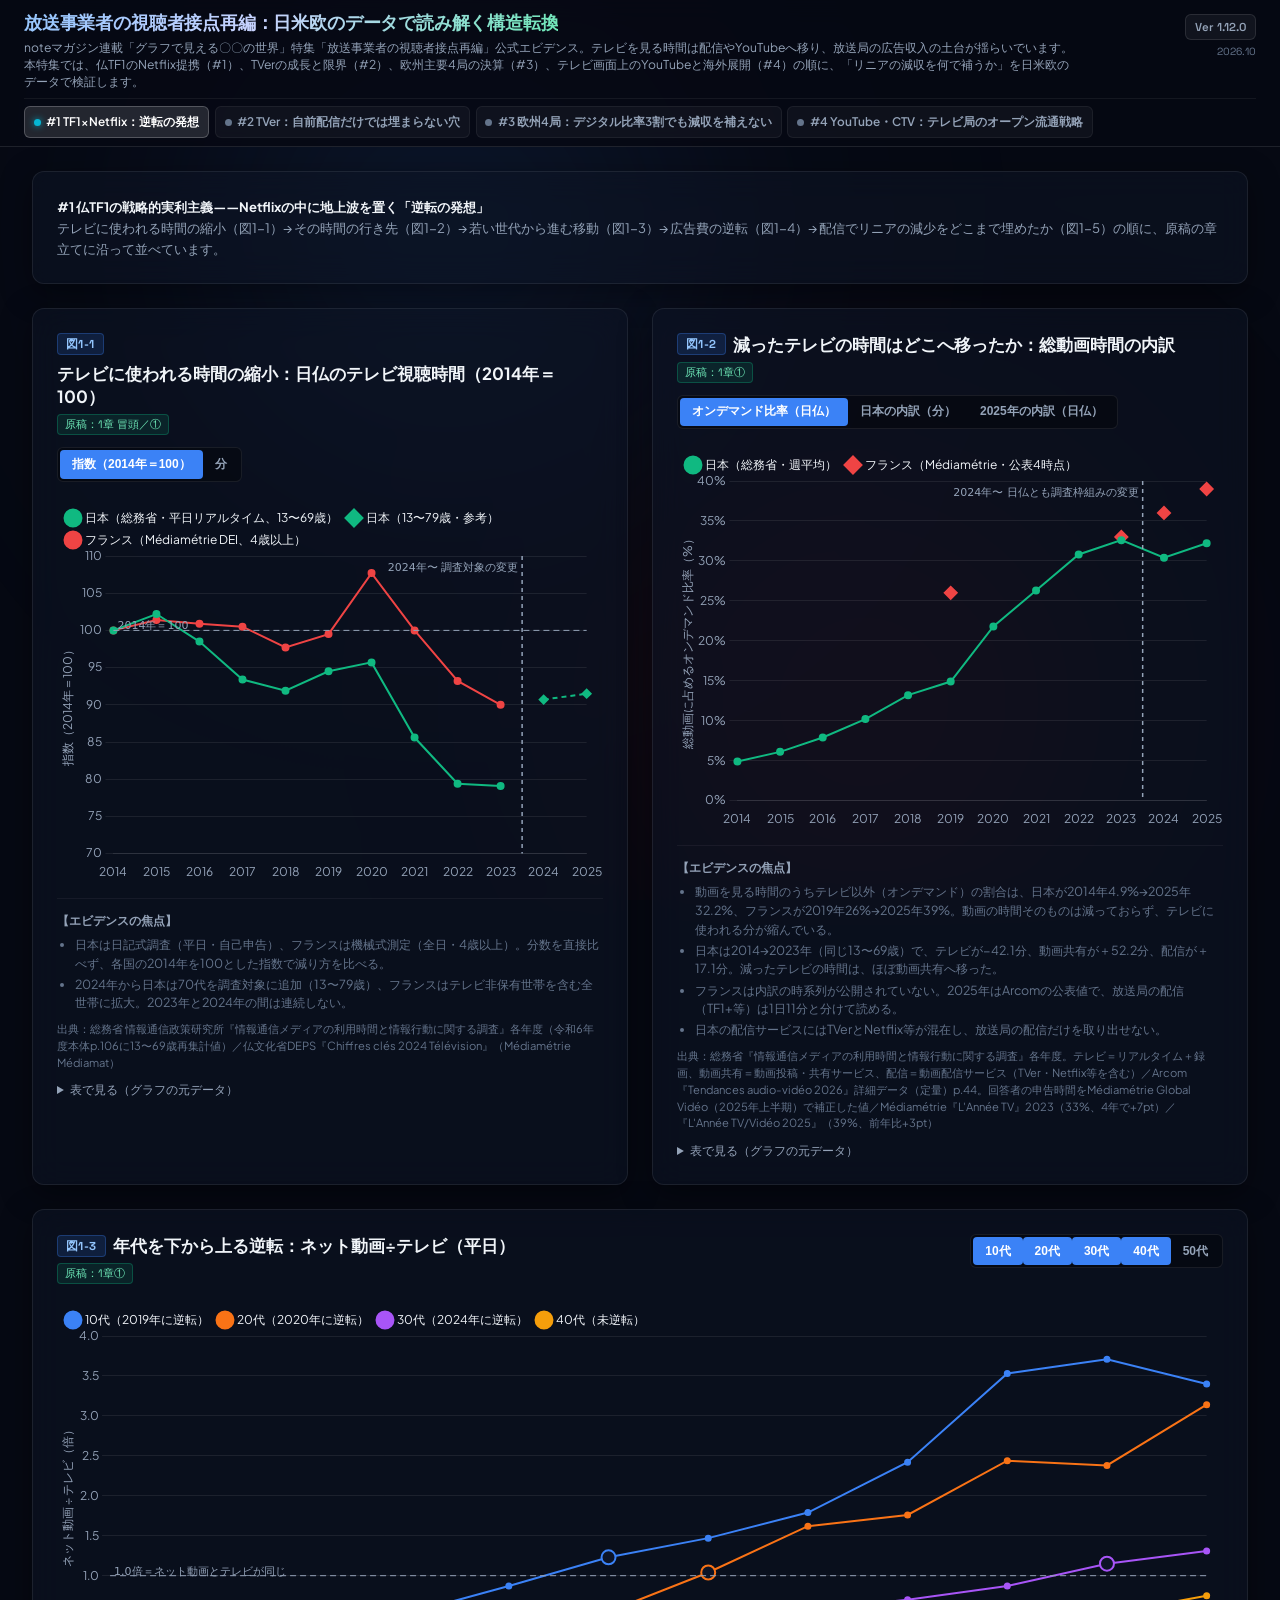
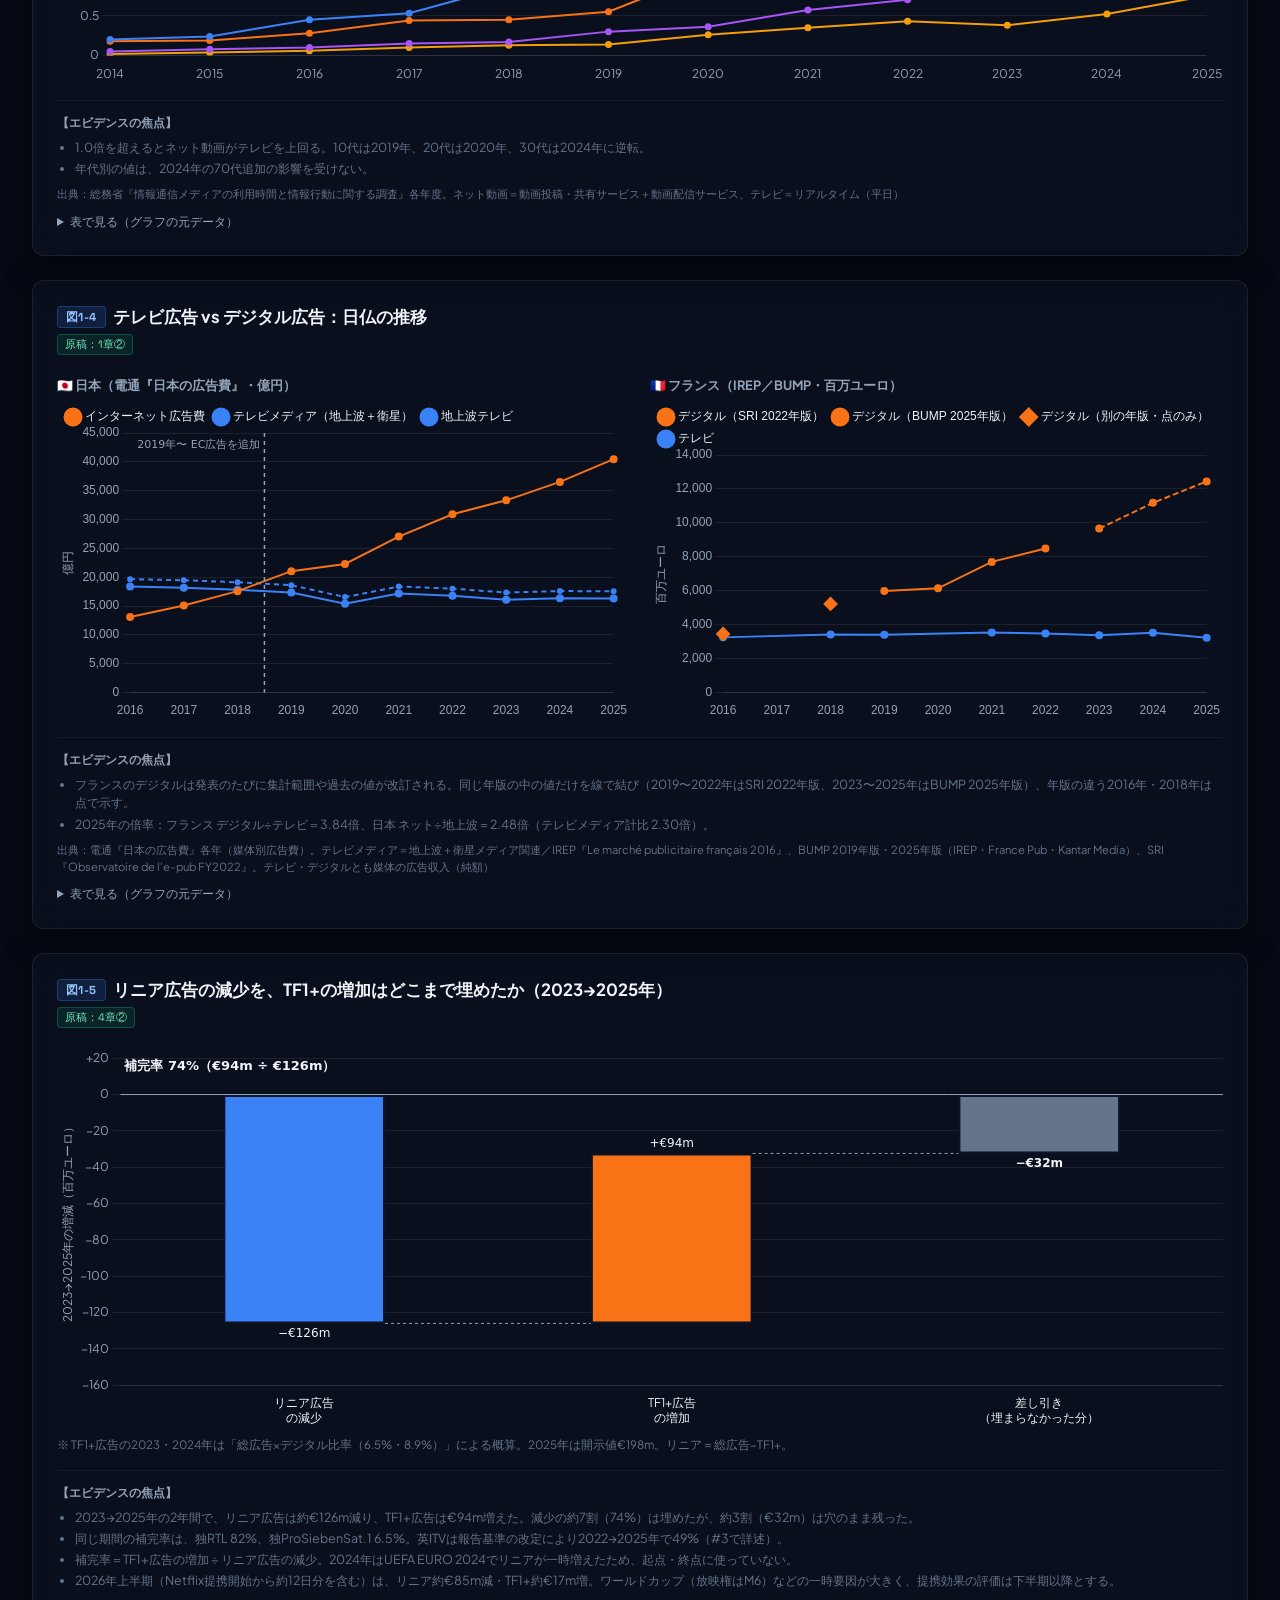
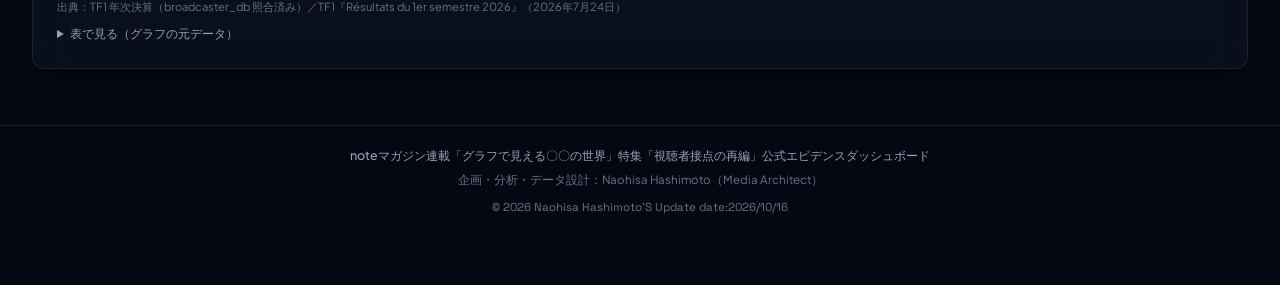
<file: index.html>
<!DOCTYPE html>
<html lang="ja">
<head>
    <meta charset="UTF-8">
    <meta name="viewport" content="width=device-width, initial-scale=1.0">
    <title>放送事業者の視聴者接点再編 エビデンス・ダッシュボード v1.12.0</title>
    <meta name="description" content="noteマガジン連載「グラフで見える〇〇の世界」特集「放送事業者の視聴者接点再編」公式エビデンス。原稿の図番号と対応したダッシュボード。">
    <meta name="author" content="naohisastry">
    
    <!-- OGP Settings -->
    <meta property="og:site_name" content="グラフで見える〇〇の世界 (Naohisa Hashimoto Media Architecture Research)">
    <meta property="og:title" content="放送事業者の視聴者接点再編 エビデンス・ダッシュボード v1.12.0">
    <meta property="og:description" content="noteマガジン連載「グラフで見える〇〇の世界」特集「放送事業者の視聴者接点再編」公式エビデンス。原稿の図番号と対応したダッシュボード。">
    <meta property="og:url" content="https://naohisastry.github.io/broadcaster-audience-shift-dashboard/">
    <meta property="og:image" content="https://naohisastry.github.io/broadcaster-audience-shift-dashboard/social-preview.png">
    <meta name="twitter:card" content="summary_large_image">
    <meta name="twitter:title" content="放送事業者の視聴者接点再編 エビデンス・ダッシュボード v1.12.0">
    <meta name="twitter:description" content="noteマガジン連載「グラフで見える〇〇の世界」特集「放送事業者の視聴者接点再編」公式エビデンス。原稿の図番号と対応したダッシュボード。">
    <meta name="twitter:image" content="https://naohisastry.github.io/broadcaster-audience-shift-dashboard/social-preview.png">

    <link rel="preconnect" href="https://fonts.googleapis.com">
    <link rel="preconnect" href="https://fonts.gstatic.com" crossorigin>
    <link href="https://fonts.googleapis.com/css2?family=Plus+Jakarta+Sans:wght@300;400;500;600;700;800&family=Space+Grotesk:wght@500;600;700&display=swap" rel="stylesheet">
    <style>

/* Premium Dark Theme Stylesheet for Broadcaster Audience Shift Dashboard */
:root {
    --bg-main: #060913;
    --bg-card: rgba(13, 20, 38, 0.55);
    --bg-card-hover: rgba(20, 30, 58, 0.7);
    --border-color: rgba(255, 255, 255, 0.08);
    --border-hover: rgba(59, 130, 246, 0.3);
    
    --text-primary: #f1f5f9;
    --text-secondary: #94a3b8;
    --text-muted: #64748b;
    
    /* Brand & Neon Accents */
    --accent-blue: #3b82f6;
    --accent-blue-glow: rgba(59, 130, 246, 0.2);
    --accent-netflix: #e50914;
    --accent-tf1: #0055a5;
    --accent-purple: #a855f7;
    --accent-green: #10b981;
    --accent-orange: #f97316;
    --accent-yellow: #eab308;
    
    --font-sans: 'Plus Jakarta Sans', -apple-system, BlinkMacSystemFont, Segoe UI, Roboto, sans-serif;
    --font-mono: 'Space Grotesk', monospace;
    
    --card-shadow: 0 8px 32px 0 rgba(0, 0, 0, 0.4);
    --card-blur: blur(16px);
}

* {
    box-sizing: border-box;
    margin: 0;
    padding: 0;
}

body {
    background-color: #060913; background-color: var(--bg-main);
    color: var(--text-primary);
    font-family: var(--font-sans);
    min-height: 100vh;
    overflow-x: hidden;
    line-height: 1.6;
    padding-bottom: 3rem;
}

/* Background Glowing Orbs */
.glow-container {
    position: fixed;
    top: 0;
    left: 0;
    width: 100%;
    height: 100%;
    z-index: -1;
    overflow: hidden;
    pointer-events: none;
}

.glow-orb {
    position: absolute;
    border-radius: 50%;
    filter: blur(120px);
    opacity: 0.15;
    mix-blend-mode: screen;
    animation: float 20s infinite alternate;
}

.orb-1 {
    top: -10%;
    left: 10%;
    width: 50vw;
    height: 50vw;
    background: radial-gradient(circle, var(--accent-blue) 0%, transparent 80%);
}

.orb-2 {
    bottom: -10%;
    right: 10%;
    width: 45vw;
    height: 45vw;
    background: radial-gradient(circle, var(--accent-netflix) 0%, transparent 80%);
    animation-delay: -5s;
}

@keyframes float {
    0% { transform: translate(0, 0) scale(1); }
    100% { transform: translate(5%, 5%) scale(1.08); }
}

/* Header (Crypto-Shift Style Unified Header) */
.app-header {
    background: rgba(6, 9, 19, 0.85);
    backdrop-filter: blur(12px);
    -webkit-backdrop-filter: blur(12px);
    border-bottom: 1px solid rgba(255, 255, 255, 0.1);
    position: sticky;
    top: 0;
    z-index: 100;
    padding: 0.65rem 0 0.5rem 0;
}

.header-content {
    max-width: 1400px;
    margin: 0 auto;
    padding: 0 1.5rem;
    display: flex;
    flex-direction: column;
    gap: 0.5rem;
}

/* Row 1: Title, Subtitle, Version */
.header-row-main {
    display: flex;
    justify-content: space-between;
    align-items: flex-start;
    gap: 1.5rem;
}

.header-text-area {
    display: flex;
    flex-direction: column;
    gap: 0.25rem;
}

.header-badges {
    display: flex;
    align-items: center;
    gap: 0.4rem;
    flex-wrap: wrap;
    margin-bottom: 0.15rem;
}

.badge {
    display: inline-block;
    font-family: var(--font-mono);
    font-size: 0.68rem;
    font-weight: 700;
    letter-spacing: 0.06em;
    padding: 0.15rem 0.5rem;
    border-radius: 4px;
    background: rgba(59, 130, 246, 0.15);
    color: #93c5fd;
    border: 1px solid rgba(59, 130, 246, 0.3);
}

.badge-red {
    background: rgba(229, 9, 20, 0.15);
    color: #fca5a5;
    border-color: rgba(229, 9, 20, 0.3);
}

.badge-emerald {
    background: rgba(16, 185, 129, 0.15);
    color: #6ee7b7;
    border-color: rgba(16, 185, 129, 0.3);
}

.app-header h1 {
    font-size: 1.15rem;
    font-weight: 700;
    letter-spacing: -0.01em;
    line-height: 1.35;
    margin: 0;
    color: #f1f5f9;
}

.gradient-title {
    background: linear-gradient(135deg, #93c5fd 0%, #c7d2fe 45%, #6ee7b7 100%);
    -webkit-background-clip: text;
    -webkit-text-fill-color: transparent;
}

.header-desc {
    font-size: 0.76rem;
    color: #94a3b8;
    line-height: 1.4;
    max-width: 1050px;
    margin: 0;
}

.header-version {
    text-align: right;
    white-space: nowrap;
    padding-top: 0.2rem;
    display: flex;
    flex-direction: column;
    align-items: flex-end;
    gap: 0.2rem;
}

.version-tag {
    font-family: var(--font-mono);
    font-size: 0.72rem;
    font-weight: 600;
    color: #94a3b8;
    background: rgba(255, 255, 255, 0.05);
    border: 1px solid rgba(255, 255, 255, 0.1);
    padding: 0.2rem 0.55rem;
    border-radius: 6px;
}

.version-date {
    font-family: var(--font-mono);
    font-size: 0.65rem;
    color: #64748b;
}

/* Row 2: Unified Navigation Tabs */
.header-row-nav {
    border-top: 1px solid rgba(255, 255, 255, 0.06);
    padding-top: 0.45rem;
    display: flex;
    align-items: center;
    justify-content: space-between;
    gap: 1rem;
}

.nav-tabs {
    display: flex;
    align-items: center;
    gap: 0.35rem;
    flex-wrap: wrap;
    row-gap: 0.35rem;
}

.nav-tab-btn {
    background: rgba(255, 255, 255, 0.04);
    border: 1px solid rgba(255, 255, 255, 0.06);
    border-radius: 6px;
    color: #94a3b8;
    font-family: var(--font-sans);
    font-size: 0.74rem;
    font-weight: 600;
    padding: 0.32rem 0.55rem;
    cursor: pointer;
    transition: all 0.2s ease;
    white-space: nowrap;
    display: flex;
    align-items: center;
    gap: 0.35rem;
}

.nav-tab-btn:hover {
    color: #f1f5f9;
    background: rgba(255, 255, 255, 0.08);
    border-color: rgba(255, 255, 255, 0.12);
}

.nav-tab-btn.active {
    color: #ffffff;
    background: rgba(255, 255, 255, 0.12);
    border-color: rgba(255, 255, 255, 0.22);
}

.tab-dot {
    width: 7px;
    height: 7px;
    border-radius: 50%;
    background: #64748b;
    display: inline-block;
    transition: all 0.2s ease;
}

.nav-tab-btn.active .tab-dot {
    background: #06b6d4;
    box-shadow: 0 0 7px rgba(6, 182, 212, 0.85);
}

/* Footer (Crypto-Shift Style) */
.app-footer {
    border-top: 1px solid rgba(255, 255, 255, 0.1);
    background: rgba(6, 9, 19, 0.85);
    backdrop-filter: blur(12px);
    -webkit-backdrop-filter: blur(12px);
    margin-top: 3.5rem;
    padding: 1.25rem 0;
}

.footer-container {
    max-width: 1400px;
    margin: 0 auto;
    padding: 0 1.5rem;
    display: flex;
    flex-direction: column;
    align-items: center;
    justify-content: center;
    gap: 0.35rem;
    text-align: center;
}

.footer-title {
    font-size: 0.78rem;
    color: #94a3b8;
    font-weight: 500;
}

.footer-sub {
    font-size: 0.72rem;
    color: #64748b;
}

#footer-line {
    font-family: var(--font-mono);
    font-size: 0.72rem;
    color: #64748b;
    margin-top: 0.2rem;
}

/* Main Container */
.dashboard-container {
    max-width: 1400px;
    margin: 1.5rem auto 0 auto;
    padding: 0 2rem;
}

.tab-pane {
    display: none;
    animation: fadeIn 0.3s ease;
}

.tab-pane.active {
    display: block;
}

@keyframes fadeIn {
    from { opacity: 0; transform: translateY(6px); }
    to { opacity: 1; transform: translateY(0); }
}

/* Cards & Grid */
.cards-grid {
    display: grid;
    grid-template-columns: repeat(auto-fit, minmax(550px, 1fr));
    gap: 1.5rem;
    margin-bottom: 1.5rem;
}

@media (max-width: 768px) {
    .cards-grid {
        grid-template-columns: 1fr;
    }
}

.card {
    background: var(--bg-card);
    backdrop-filter: var(--card-blur);
    border: 1px solid var(--border-color);
    border-radius: 12px;
    padding: 1.5rem;
    box-shadow: var(--card-shadow);
    transition: border-color 0.2s ease;
}

.card-full-width {
    grid-column: 1 / -1;
}

.card:hover {
    border-color: var(--border-hover);
}

.card-header {
    display: flex;
    justify-content: space-between;
    align-items: flex-start;
    margin-bottom: 1.25rem;
    flex-wrap: wrap;
    gap: 0.75rem;
}

.card-title {
    font-size: 1.05rem;
    font-weight: 700;
    color: var(--text-primary);
    display: flex;
    align-items: baseline;
    flex-wrap: wrap;
    gap: 0.45rem;
    line-height: 1.4;
}

.card-subtitle {
    font-size: 0.8rem;
    color: var(--text-muted);
    margin-top: 0.2rem;
}

.card-actions {
    display: flex;
    gap: 0.5rem;
}

/* Toggle Group & Buttons */
.pill-btn-group {
    display: inline-flex;
    background: rgba(0, 0, 0, 0.35);
    border: 1px solid var(--border-color);
    border-radius: 6px;
    padding: 2px;
}

.pill-btn {
    background: transparent;
    border: none;
    color: var(--text-secondary);
    font-size: 0.75rem;
    font-weight: 600;
    padding: 0.35rem 0.75rem;
    border-radius: 4px;
    cursor: pointer;
    transition: all 0.15s ease;
}

.pill-btn:hover {
    color: var(--text-primary);
}

.pill-btn.active {
    background: var(--accent-blue);
    color: #fff;
}

/* Chart Canvas Wrapper */
.chart-container {
    position: relative;
    width: 100%;
    height: 380px;
}

.chart-container-tall {
    height: 440px;
}

/* Footer / Evidence Note */
.card-note {
    font-size: 0.78rem;
    color: var(--text-muted);
    margin-top: 1rem;
    padding-top: 0.75rem;
    border-top: 1px solid rgba(255, 255, 255, 0.05);
    line-height: 1.5;
}

.card-note strong {
    color: var(--text-secondary);
}

/* Data Table */
.data-table-wrapper {
    overflow-x: auto;
    margin-top: 1rem;
}

.evidence-table {
    width: 100%;
    border-collapse: collapse;
    font-size: 0.82rem;
    text-align: left;
}

.evidence-table th {
    background: rgba(255, 255, 255, 0.03);
    color: var(--text-secondary);
    font-weight: 700;
    padding: 0.75rem 1rem;
    border-bottom: 1px solid var(--border-color);
    white-space: nowrap;
}

.evidence-table td {
    padding: 0.75rem 1rem;
    border-bottom: 1px solid rgba(255, 255, 255, 0.04);
    color: var(--text-primary);
    vertical-align: middle;
}

.evidence-table tr:hover td {
    background: rgba(255, 255, 255, 0.02);
}

.tag-badge {
    display: inline-block;
    font-family: var(--font-mono);
    font-size: 0.72rem;
    font-weight: 700;
    padding: 0.2rem 0.5rem;
    border-radius: 4px;
}

.tag-red {
    background: rgba(229, 9, 20, 0.15);
    color: #f87171;
    border: 1px solid rgba(229, 9, 20, 0.3);
}

.tag-blue {
    background: rgba(59, 130, 246, 0.15);
    color: #60a5fa;
    border: 1px solid rgba(59, 130, 246, 0.3);
}

.tag-green {
    background: rgba(16, 185, 129, 0.15);
    color: #34d399;
    border: 1px solid rgba(16, 185, 129, 0.3);
}

/* Step Flow Architecture */
.flow-container {
    display: flex;
    flex-direction: column;
    gap: 0.75rem;
    margin-top: 1rem;
}

.flow-step {
    background: rgba(0, 0, 0, 0.25);
    border: 1px solid var(--border-color);
    border-radius: 8px;
    padding: 1rem 1.25rem;
    display: flex;
    align-items: flex-start;
    gap: 1rem;
    transition: all 0.2s ease;
}

.flow-step:hover {
    border-color: rgba(59, 130, 246, 0.4);
    background: rgba(59, 130, 246, 0.03);
}

.flow-num {
    font-family: var(--font-mono);
    font-weight: 800;
    font-size: 1.1rem;
    color: #60a5fa;
    background: rgba(59, 130, 246, 0.15);
    width: 32px;
    height: 32px;
    border-radius: 50%;
    display: flex;
    align-items: center;
    justify-content: center;
    flex-shrink: 0;
}

.flow-content h4 {
    font-size: 0.95rem;
    font-weight: 700;
    margin-bottom: 0.25rem;
    color: var(--text-primary);
}

.flow-content p {
    font-size: 0.82rem;
    color: var(--text-secondary);
    line-height: 1.5;
}

/* Sources List in Tab 4 */
.source-box {
    background: rgba(0, 0, 0, 0.25);
    border: 1px solid var(--border-color);
    border-radius: 8px;
    padding: 1.25rem;
    margin-bottom: 1rem;
}

.source-box h3 {
    font-size: 1rem;
    font-weight: 700;
    color: #60a5fa;
    margin-bottom: 0.5rem;
    display: flex;
    align-items: center;
    gap: 0.5rem;
}

.source-box ul {
    list-style: none;
    padding-left: 0;
    font-size: 0.85rem;
    color: var(--text-secondary);
}

.source-box li {
    margin-bottom: 0.5rem;
    line-height: 1.5;
}

.source-box a {
    color: #93c5fd;
    text-decoration: underline;
    text-underline-offset: 3px;
}

.source-box a:hover {
    color: #bfdbfe;
}

/* Metrics & KPI Card Components for v2.0.0 */
.metrics-banner {
    display: grid;
    grid-template-columns: repeat(auto-fit, minmax(240px, 1fr));
    gap: 1rem;
    background: rgba(13, 20, 38, 0.7);
    border: 1px solid rgba(59, 130, 246, 0.25);
    border-radius: 12px;
    padding: 1.1rem;
    margin-bottom: 1.25rem;
    backdrop-filter: blur(8px);
}

.metric-item {
    display: flex;
    flex-direction: column;
    gap: 0.35rem;
    padding: 0.5rem;
    border-left: 3px solid var(--accent-blue);
    padding-left: 0.85rem;
}

.metric-item.metric-red {
    border-left-color: #ef4444;
}

.metric-item.metric-cyan {
    border-left-color: #06b6d4;
}

.metric-item.metric-orange {
    border-left-color: #f97316;
}

.metric-label {
    font-size: 0.78rem;
    color: var(--text-secondary);
    font-weight: 600;
    text-transform: uppercase;
    letter-spacing: 0.04em;
}

.metric-val-row {
    display: flex;
    align-items: baseline;
    gap: 0.4rem;
}

.metric-value {
    font-family: var(--font-mono);
    font-size: 1.5rem;
    font-weight: 800;
    line-height: 1;
    color: var(--text-primary);
}

.metric-unit {
    font-size: 0.8rem;
    color: var(--text-muted);
}

.metric-sub {
    font-size: 0.75rem;
    color: #94a3b8;
    line-height: 1.35;
}

/* 4-Column KPI Grid for Forecast Simulation */
.kpi-grid-4 {
    display: grid;
    grid-template-columns: repeat(4, 1fr);
    gap: 0.75rem;
    margin-bottom: 1.25rem;
}

@media (max-width: 900px) {
    .kpi-grid-4 {
        grid-template-columns: repeat(2, 1fr);
    }
}

@media (max-width: 540px) {
    .kpi-grid-4 {
        grid-template-columns: 1fr;
    }
}

.kpi-stat-card {
    background: rgba(0, 0, 0, 0.35);
    border: 1px solid var(--border-color);
    border-radius: 10px;
    padding: 1rem;
    display: flex;
    flex-direction: column;
    justify-content: space-between;
    transition: all 0.2s ease;
}

.kpi-stat-card:hover {
    border-color: rgba(255, 255, 255, 0.2);
    transform: translateY(-2px);
}

.kpi-stat-card.card-danger {
    border-top: 3px solid #ef4444;
    background: linear-gradient(180deg, rgba(239, 68, 68, 0.08) 0%, rgba(0, 0, 0, 0.3) 100%);
}

.kpi-stat-card.card-success {
    border-top: 3px solid #06b6d4;
    background: linear-gradient(180deg, rgba(6, 182, 212, 0.08) 0%, rgba(0, 0, 0, 0.3) 100%);
}

.kpi-stat-card.card-warning {
    border-top: 3px solid #f59e0b;
    background: linear-gradient(180deg, rgba(245, 158, 11, 0.08) 0%, rgba(0, 0, 0, 0.3) 100%);
}

.kpi-stat-card.card-highlight {
    border-top: 3px solid #a855f7;
    background: linear-gradient(180deg, rgba(168, 85, 247, 0.08) 0%, rgba(0, 0, 0, 0.3) 100%);
}

.kpi-stat-title {
    font-size: 0.78rem;
    color: var(--text-secondary);
    font-weight: 600;
    margin-bottom: 0.4rem;
}

.kpi-stat-val {
    font-family: var(--font-mono);
    font-size: 1.45rem;
    font-weight: 800;
    margin-bottom: 0.25rem;
}

.kpi-stat-sub {
    font-size: 0.72rem;
    color: var(--text-muted);
}


/* ===== v1.7.2 追加（原稿との図番号対応・表示の補助） ===== */
:root {
  --series-1: #3b82f6; --series-2: #f97316; --series-3: #a855f7; --series-4: #f59e0b; --series-5: #06b6d4;
  --jp: #10b981; --fr: #ef4444; --uk: #3b82f6; --de: #eab308;
  --surface-1: #0d1426; --grid: rgba(255,255,255,0.08); --break-line: #94a3b8; --muted: #64748b;
}
[hidden] { display: none !important; }
.fig-id { font-family: var(--font-mono); font-size: 0.72rem; font-weight: 700; letter-spacing: 0.04em; padding: 0.12rem 0.5rem; border-radius: 4px; background: rgba(59,130,246,0.15); color: #93c5fd; border: 1px solid rgba(59,130,246,0.3); align-self: center; }
.fig-chapter { display: inline-block; font-family: var(--font-mono); font-size: 0.68rem; color: #6ee7b7; background: rgba(16,185,129,0.12); border: 1px solid rgba(16,185,129,0.3); border-radius: 4px; padding: 0.05rem 0.45rem; margin-top: 0.35rem; }
.lead-card { font-size: 0.82rem; color: var(--text-secondary); }
.lead-card strong { color: var(--text-primary); }
.fig-notes { margin: 0.35rem 0 0 1.1rem; }
.fig-notes li { margin: 0.15rem 0; }
.fig-derived { font-size: 0.72rem; color: var(--text-muted); margin-top: 0.5rem; }
.fig-defs { font-size: 0.72rem; color: var(--text-muted); margin: 0.5rem 0 0 1rem; }
.fig-source { font-size: 0.7rem; color: var(--text-muted); margin-top: 0.5rem; }
.card details { margin-top: 0.6rem; font-size: 0.76rem; }
.card summary { cursor: pointer; color: var(--text-secondary); }
.evidence-table td.num { text-align: right; font-variant-numeric: tabular-nums; white-space: nowrap; }
.age-group { flex-wrap: wrap; }
.pair { display: grid; grid-template-columns: 1fr 1fr; gap: 1.25rem; }
.pair h4 { font-size: 0.8rem; color: var(--text-secondary); margin-bottom: 0.35rem; }
.chart-container.short { height: 320px; }
a.nav-tab-btn { text-decoration: none; }
.nav-tab-btn.legacy { opacity: 0.6; }
@media (max-width: 768px) {
  .pair { grid-template-columns: 1fr; }
  .header-row-main { flex-direction: column; gap: 0.4rem; }
  .header-version { align-items: flex-start; text-align: left; flex-direction: row; }
  .chart-container { height: 320px; }
  .cards-grid { grid-template-columns: minmax(0, 1fr); }
}

    </style>
</head>
<body>
    <div class="glow-container">
        <div class="glow-orb orb-1"></div>
        <div class="glow-orb orb-2"></div>
    </div>

    <header class="app-header">
        <div class="header-content">
            <div class="header-row-main">
                <div class="header-text-area">
                    <h1><span class="gradient-title">放送事業者の視聴者接点再編：日米欧のデータで読み解く構造転換</span></h1>
                    <p class="header-desc">noteマガジン連載「グラフで見える〇〇の世界」特集「放送事業者の視聴者接点再編」公式エビデンス。テレビを見る時間は配信やYouTubeへ移り、放送局の広告収入の土台が揺らいでいます。本特集では、仏TF1のNetflix提携（#1）、TVerの成長と限界（#2）、欧州主要4局の決算（#3）、テレビ画面上のYouTubeと海外展開（#4）の順に、「リニアの減収を何で補うか」を日米欧のデータで検証します。</p>
                </div>
                <div class="header-version">
                    <span class="version-tag">Ver 1.12.0</span>
                    <span class="version-date">2026.10</span>
                </div>
            </div>
            <div class="header-row-nav">
                <nav class="nav-tabs" aria-label="ダッシュボードナビゲーション">
                    <a class="nav-tab-btn active" href="#tab-1" data-tab="tab-1"><span class="tab-dot"></span>#1 TF1×Netflix：逆転の発想</a>
                    <a class="nav-tab-btn" href="#tab-2" data-tab="tab-2"><span class="tab-dot"></span>#2 TVer：自前配信だけでは埋まらない穴</a>
                    <a class="nav-tab-btn" href="#tab-3" data-tab="tab-3"><span class="tab-dot"></span>#3 欧州4局：デジタル比率3割でも減収を補えない</a>
                    <a class="nav-tab-btn" href="#tab-4" data-tab="tab-4"><span class="tab-dot"></span>#4 YouTube・CTV：テレビ局のオープン流通戦略</a>
                </nav>
            </div>
        </div>
    </header>

    <main class="dashboard-container">
        <section id="tab-1" class="tab-pane active">
            <div class="cards-grid">
                <div class="card card-full-width lead-card">
                    <strong>#1 仏TF1の戦略的実利主義――Netflixの中に地上波を置く「逆転の発想」</strong><br>
                    テレビに使われる時間の縮小（図1-1）→ その時間の行き先（図1-2）→ 若い世代から進む移動（図1-3）→ 広告費の逆転（図1-4）→ 配信でリニアの減少をどこまで埋めたか（図1-5）の順に、原稿の章立てに沿って並べています。
                </div>

                <div class="card" data-fig="fig1_1">
                    <div class="card-header">
                        <div>
                            <h3 class="card-title"><span class="fig-id"></span><span class="fig-title"></span></h3>
                            <span class="fig-chapter"></span>
                        </div>
                        <div class="card-actions"><div class="pill-btn-group"><button class="pill-btn active" data-view="index">指数（2014年＝100）</button><button class="pill-btn" data-view="minutes">分</button></div></div>
                    </div>
                    <div class="chart-container "><canvas id="c1_1" role="img" aria-label="日仏テレビ視聴時間の推移"></canvas></div>
                    <p class="fig-derived"></p>
                    <div class="card-note"><strong>【エビデンスの焦点】</strong><ul class="fig-notes"></ul><p class="fig-source"></p></div>
                    <details><summary>表で見る（グラフの元データ）</summary><div class="fig-table data-table-wrapper"></div></details>
                </div>

                <div class="card" data-fig="fig1_2">
                    <div class="card-header">
                        <div>
                            <h3 class="card-title"><span class="fig-id"></span><span class="fig-title"></span></h3>
                            <span class="fig-chapter"></span>
                        </div>
                        <div class="card-actions"><div class="pill-btn-group"><button class="pill-btn active" data-view="share">オンデマンド比率（日仏）</button><button class="pill-btn" data-view="japan">日本の内訳（分）</button><button class="pill-btn" data-view="snapshot">2025年の内訳（日仏）</button></div></div>
                    </div>
                    <div class="chart-container "><canvas id="c1_2" role="img" aria-label="総動画時間の内訳"></canvas></div>
                    <p class="fig-derived"></p>
                    <div class="card-note"><strong>【エビデンスの焦点】</strong><ul class="fig-notes"></ul><p class="fig-source"></p></div>
                    <details><summary>表で見る（グラフの元データ）</summary><div class="fig-table data-table-wrapper"></div></details>
                </div>

                <div class="card card-full-width" data-fig="fig1_3">
                    <div class="card-header">
                        <div>
                            <h3 class="card-title"><span class="fig-id"></span><span class="fig-title"></span></h3>
                            <span class="fig-chapter"></span>
                        </div>
                        <div class="card-actions"><div class="pill-btn-group age-group"><button class="pill-btn age-chip active" data-age="10代">10代</button><button class="pill-btn age-chip active" data-age="20代">20代</button><button class="pill-btn age-chip active" data-age="30代">30代</button><button class="pill-btn age-chip active" data-age="40代">40代</button><button class="pill-btn age-chip" data-age="50代">50代</button></div></div>
                    </div>
                    <div class="chart-container "><canvas id="c1_3" role="img" aria-label="年代別 ネット動画÷テレビ"></canvas></div>
                    <p class="fig-derived"></p>
                    <div class="card-note"><strong>【エビデンスの焦点】</strong><ul class="fig-notes"></ul><p class="fig-source"></p></div>
                    <details><summary>表で見る（グラフの元データ）</summary><div class="fig-table data-table-wrapper"></div></details>
                </div>

                <div class="card card-full-width" data-fig="fig1_4">
                    <div class="card-header">
                        <div>
                            <h3 class="card-title"><span class="fig-id"></span><span class="fig-title"></span></h3>
                            <span class="fig-chapter"></span>
                        </div>
                        
                    </div>
                    <div class="pair"><div><h4>🇯🇵 日本（電通『日本の広告費』・億円）</h4><div class="chart-container short"><canvas id="c1_4a" role="img" aria-label="日本 テレビ広告とネット広告"></canvas></div></div><div><h4>🇫🇷 フランス（IREP／BUMP・百万ユーロ）</h4><div class="chart-container short"><canvas id="c1_4b" role="img" aria-label="フランス テレビ広告とデジタル広告"></canvas></div></div></div>
                    <p class="fig-derived"></p>
                    <div class="card-note"><strong>【エビデンスの焦点】</strong><ul class="fig-notes"></ul><p class="fig-source"></p></div>
                    <details><summary>表で見る（グラフの元データ）</summary><div class="fig-table data-table-wrapper"></div></details>
                </div>

                <div class="card card-full-width" data-fig="fig1_5">
                    <div class="card-header">
                        <div>
                            <h3 class="card-title"><span class="fig-id"></span><span class="fig-title"></span></h3>
                            <span class="fig-chapter"></span>
                        </div>
                        
                    </div>
                    <div class="chart-container "><canvas id="c1_5" role="img" aria-label="2023→2025年 リニア広告の減少とTF1+広告の増加"></canvas></div>
                    <p class="fig-derived"></p>
                    <div class="card-note"><strong>【エビデンスの焦点】</strong><ul class="fig-notes"></ul><p class="fig-source"></p></div>
                    <details><summary>表で見る（グラフの元データ）</summary><div class="fig-table data-table-wrapper"></div></details>
                </div>
            </div>
        </section>

        <section id="tab-2" class="tab-pane">
            <div class="cards-grid">
                <div class="card card-full-width lead-card">
                    <strong>#2 自前配信だけでは埋まらない穴――英国マーケットデータが示すこれからの指標</strong><br>
                    配信広告は伸びてもネット広告の中の割合は上がりにくい（図2-1）→ 英国では7年間3%前後で横ばい（図2-2）→ ただしテレビ広告の中では配信が主役に近づいた（図2-3）→ 2035年の試算（図2-4）の順に、原稿の章立てに沿って並べています。米国は、放送局系配信の広告収入を同じ定義で取り出せないため比較から外しています。
                </div>

                <div class="card card-full-width" data-fig="fig2_1">
                    <div class="card-header">
                        <div>
                            <h3 class="card-title"><span class="fig-id"></span><span class="fig-title"></span></h3>
                            <span class="fig-chapter"></span>
                        </div>
                        <div class="card-actions"><div class="pill-btn-group"><button class="pill-btn active" data-view="annual">毎年の増加額</button><button class="pill-btn" data-view="total">6年間の増加額</button></div></div>
                    </div>
                    <div class="chart-container "><canvas id="c2_1" role="img" aria-label="インターネット広告媒体費の増加とテレビ局の配信広告の増加"></canvas></div>
                    <p class="fig-derived"></p>
                    <div class="card-note"><strong>【エビデンスの焦点】</strong><ul class="fig-notes"></ul><p class="fig-source"></p></div>
                    <details><summary>表で見る（グラフの元データ）</summary><div class="fig-table data-table-wrapper"></div></details>
                </div>

                <div class="card" data-fig="fig2_2">
                    <div class="card-header">
                        <div>
                            <h3 class="card-title"><span class="fig-id"></span><span class="fig-title"></span></h3>
                            <span class="fig-chapter"></span>
                        </div>
                        
                    </div>
                    <div class="chart-container "><canvas id="c2_2" role="img" aria-label="ネット広告に占める放送局の配信広告の割合 日英仏"></canvas></div>
                    <p class="fig-derived"></p>
                    <div class="card-note"><strong>【エビデンスの焦点】</strong><ul class="fig-notes"></ul><p class="fig-source"></p></div>
                    <details><summary>表で見る（グラフの元データ）</summary><div class="fig-table data-table-wrapper"></div></details>
                </div>

                <div class="card" data-fig="fig2_3">
                    <div class="card-header">
                        <div>
                            <h3 class="card-title"><span class="fig-id"></span><span class="fig-title"></span></h3>
                            <span class="fig-chapter"></span>
                        </div>
                        
                    </div>
                    <div class="chart-container "><canvas id="c2_3" role="img" aria-label="英国 放送局配信広告の割合 ネット広告内とテレビ広告内"></canvas></div>
                    <p class="fig-derived"></p>
                    <div class="card-note"><strong>【エビデンスの焦点】</strong><ul class="fig-notes"></ul><p class="fig-source"></p></div>
                    <details><summary>表で見る（グラフの元データ）</summary><div class="fig-table data-table-wrapper"></div></details>
                </div>

                <div class="card card-full-width" data-fig="fig2_4">
                    <div class="card-header">
                        <div>
                            <h3 class="card-title"><span class="fig-id"></span><span class="fig-title"></span></h3>
                            <span class="fig-chapter"></span>
                        </div>
                        <div class="card-actions"><div class="pill-btn-group"><button class="pill-btn active" data-view="uk">地上波：英国並み（年−4.4%）</button><button class="pill-btn" data-view="jp">地上波：日本の現状延長（年−1.0%）</button></div></div>
                    </div>
                    <div class="chart-container short"><canvas id="c2_4" role="img" aria-label="2035年の試算 地上波の減少と配信広告の増加"></canvas></div>
                    <p class="fig-derived"></p>
                    <div class="card-note"><strong>【エビデンスの焦点】</strong><ul class="fig-notes"></ul><p class="fig-source"></p></div>
                    <details><summary>表で見る（グラフの元データ）</summary><div class="fig-table data-table-wrapper"></div></details>
                </div>
            </div>
        </section>
        <section id="tab-3" class="tab-pane">
            <div class="cards-grid">
                <div class="card card-full-width lead-card">
                    <strong>#3 欧州主要4局の財務スコアカード――デジタル比率3割でも減収を補えない現実</strong><br>
                    リニアの減少を配信でどこまで埋めたか（図3-1：4社とも100%未満）→ そもそもリニアはどれだけ減ったか（図3-2：ITV −28.9%、日本 −4.6%）→ 収入の構成はどう変わったか（図3-3：ITV 31.3%、日本 4.4%）→ 同じ「微減」の正反対の中身（図3-4）の順に、原稿の章立てに沿って並べています。
                </div>

                <div class="card card-full-width" data-fig="fig3_1">
                    <div class="card-header">
                        <div>
                            <h3 class="card-title"><span class="fig-id"></span><span class="fig-title"></span></h3>
                            <span class="fig-chapter"></span>
                        </div>
                    </div>
                    <div class="chart-container"><canvas id="c3_1" role="img" aria-label="各社の補完率 リニア広告の減少に対するデジタル広告の増加"></canvas></div>
                    <p class="fig-derived"></p>
                    <div class="card-note"><strong>【エビデンスの焦点】</strong><ul class="fig-notes"></ul><p class="fig-source"></p></div>
                    <details><summary>表で見る（グラフの元データ）</summary><div class="fig-table data-table-wrapper"></div></details>
                </div>

                <div class="card" data-fig="fig3_2">
                    <div class="card-header">
                        <div>
                            <h3 class="card-title"><span class="fig-id"></span><span class="fig-title"></span></h3>
                            <span class="fig-chapter"></span>
                        </div>
                    </div>
                    <div class="chart-container"><canvas id="c3_2" role="img" aria-label="リニア広告の減少率 各社と日本"></canvas></div>
                    <p class="fig-derived"></p>
                    <div class="card-note"><strong>【エビデンスの焦点】</strong><ul class="fig-notes"></ul><p class="fig-source"></p></div>
                    <details><summary>表で見る（グラフの元データ）</summary><div class="fig-table data-table-wrapper"></div></details>
                </div>

                <div class="card" data-fig="fig3_3">
                    <div class="card-header">
                        <div>
                            <h3 class="card-title"><span class="fig-id"></span><span class="fig-title"></span></h3>
                            <span class="fig-chapter"></span>
                        </div>
                    </div>
                    <div class="chart-container"><canvas id="c3_3" role="img" aria-label="総広告収入に占めるデジタル広告比率の推移"></canvas></div>
                    <p class="fig-derived"></p>
                    <div class="card-note"><strong>【エビデンスの焦点】</strong><ul class="fig-notes"></ul><p class="fig-source"></p></div>
                    <details><summary>表で見る（グラフの元データ）</summary><div class="fig-table data-table-wrapper"></div></details>
                </div>

                <div class="card card-full-width" data-fig="fig3_4">
                    <div class="card-header">
                        <div>
                            <h3 class="card-title"><span class="fig-id"></span><span class="fig-title"></span></h3>
                            <span class="fig-chapter"></span>
                        </div>
                    </div>
                    <div class="chart-container short"><canvas id="c3_4" role="img" aria-label="ITVと日本の広告収入の内訳 2021年と2025年"></canvas></div>
                    <p class="fig-derived"></p>
                    <div class="card-note"><strong>【エビデンスの焦点】</strong><ul class="fig-notes"></ul><p class="fig-source"></p></div>
                    <details><summary>表で見る（グラフの元データ）</summary><div class="fig-table data-table-wrapper"></div></details>
                </div>
            </div>
        </section>
        <section id="tab-4" class="tab-pane">
            <div class="cards-grid">
                <div class="card card-full-width lead-card">
                    <strong>#4 コネクテッドTV時代のYouTubeとテレビ局のオープン流通戦略</strong><br>
                    テレビ画面の上で最も見られているのはYouTube（図4-1 米国、図4-2 英国、図4-3 日本）→ 英Channel 4は本編をYouTubeに出し、広告を自社で販売（図4-4）→ 日本のキー局は収入の約半分が地上波広告以外（図4-5）→ 海外輸出は10年で約4倍だが9割はアニメ（図4-6）の順に、原稿の章立てに沿って並べています。
                </div>

                <div class="card" data-fig="fig4_1">
                    <div class="card-header">
                        <div>
                            <h3 class="card-title"><span class="fig-id"></span><span class="fig-title"></span></h3>
                            <span class="fig-chapter"></span>
                        </div>
                    </div>
                    <div class="chart-container"><canvas id="c4_1" role="img" aria-label="米国 テレビ視聴に占める割合 地上波 ケーブル YouTube"></canvas></div>
                    <p class="fig-derived"></p>
                    <div class="card-note"><strong>【エビデンスの焦点】</strong><ul class="fig-notes"></ul><p class="fig-source"></p></div>
                    <details><summary>表で見る（グラフの元データ）</summary><div class="fig-table data-table-wrapper"></div></details>
                </div>

                <div class="card" data-fig="fig4_2">
                    <div class="card-header">
                        <div>
                            <h3 class="card-title"><span class="fig-id"></span><span class="fig-title"></span></h3>
                            <span class="fig-chapter"></span>
                        </div>
                    </div>
                    <div class="chart-container"><canvas id="c4_2" role="img" aria-label="英国 テレビ受像機での視聴シェア"></canvas></div>
                    <p class="fig-derived"></p>
                    <div class="card-note"><strong>【エビデンスの焦点】</strong><ul class="fig-notes"></ul><p class="fig-source"></p></div>
                    <details><summary>表で見る（グラフの元データ）</summary><div class="fig-table data-table-wrapper"></div></details>
                </div>

                <div class="card card-full-width" data-fig="fig4_3">
                    <div class="card-header">
                        <div>
                            <h3 class="card-title"><span class="fig-id"></span><span class="fig-title"></span></h3>
                            <span class="fig-chapter"></span>
                        </div>
                    </div>
                    <div class="chart-container"><canvas id="c4_3" role="img" aria-label="日本 テレビ画面での1日あたり視聴時間 2024年と2025年"></canvas></div>
                    <p class="fig-derived"></p>
                    <div class="card-note"><strong>【エビデンスの焦点】</strong><ul class="fig-notes"></ul><p class="fig-source"></p></div>
                    <details><summary>表で見る（グラフの元データ）</summary><div class="fig-table data-table-wrapper"></div></details>
                </div>

                <div class="card" data-fig="fig4_4">
                    <div class="card-header">
                        <div>
                            <h3 class="card-title"><span class="fig-id"></span><span class="fig-title"></span></h3>
                            <span class="fig-chapter"></span>
                        </div>
                    </div>
                    <div class="chart-container"><canvas id="c4_4" role="img" aria-label="Channel 4 YouTubeでの番組本編の視聴回数"></canvas></div>
                    <p class="fig-derived"></p>
                    <div class="card-note"><strong>【エビデンスの焦点】</strong><ul class="fig-notes"></ul><p class="fig-source"></p></div>
                    <details><summary>表で見る（グラフの元データ）</summary><div class="fig-table data-table-wrapper"></div></details>
                </div>

                <div class="card" data-fig="fig4_5">
                    <div class="card-header">
                        <div>
                            <h3 class="card-title"><span class="fig-id"></span><span class="fig-title"></span></h3>
                            <span class="fig-chapter"></span>
                        </div>
                    </div>
                    <div class="chart-container"><canvas id="c4_5" role="img" aria-label="キー局の連結売上高に占める地上波テレビ広告収入の割合"></canvas></div>
                    <p class="fig-derived"></p>
                    <div class="card-note"><strong>【エビデンスの焦点】</strong><ul class="fig-notes"></ul><p class="fig-source"></p></div>
                    <details><summary>表で見る（グラフの元データ）</summary><div class="fig-table data-table-wrapper"></div></details>
                </div>

                <div class="card card-full-width" data-fig="fig4_6">
                    <div class="card-header">
                        <div>
                            <h3 class="card-title"><span class="fig-id"></span><span class="fig-title"></span></h3>
                            <span class="fig-chapter"></span>
                        </div>
                    </div>
                    <div class="chart-container"><canvas id="c4_6" role="img" aria-label="放送コンテンツの海外輸出額の推移"></canvas></div>
                    <p class="fig-derived"></p>
                    <div class="card-note"><strong>【エビデンスの焦点】</strong><ul class="fig-notes"></ul><p class="fig-source"></p></div>
                    <details><summary>表で見る（グラフの元データ）</summary><div class="fig-table data-table-wrapper"></div></details>
                </div>
            </div>
        </section>
    </main>

    <footer class="app-footer">
        <div class="footer-container">
            <p class="footer-title">noteマガジン連載「グラフで見える〇〇の世界」特集「視聴者接点の再編」公式エビデンスダッシュボード</p>
            <p class="footer-sub">企画・分析・データ設計：Naohisa Hashimoto（Media Architect）</p>
            <p id="footer-line"></p>
        </div>
    </footer>

    <script src="chart.min.js"></script>
    <script src="data_v1120.js"></script>
    <script src="app_v1120.js"></script>
</body>
</html>
</file>
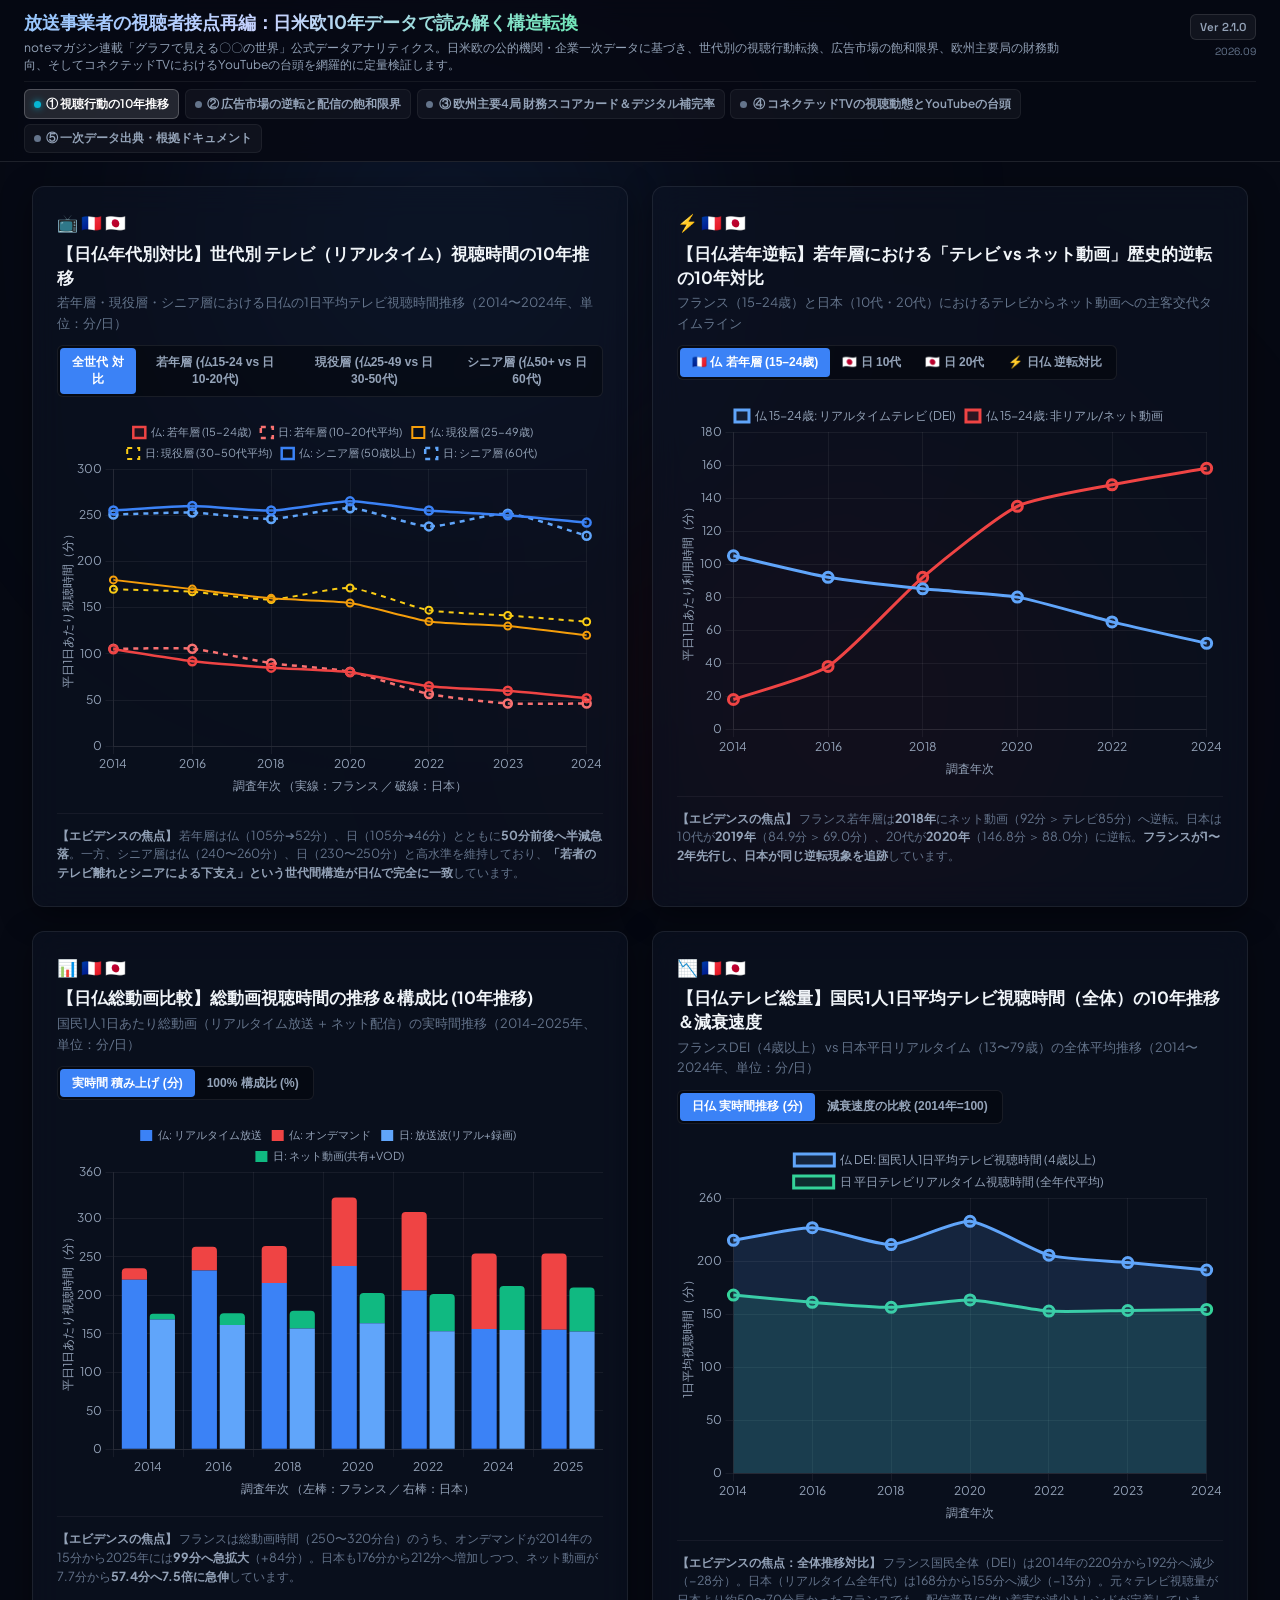
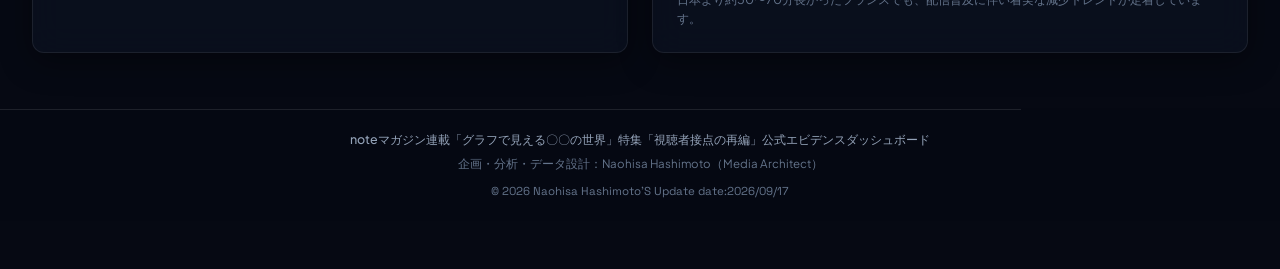
<file: archive/v2.1.0/index.html>
<!DOCTYPE html>
<html lang="ja">
<head>
    <meta charset="UTF-8">
    <meta name="viewport" content="width=device-width, initial-scale=1.0">
    <title>放送事業者の視聴者接点再編 BIダッシュボード — 日米欧10年データで読み解く構造転換 (2014–2025) Ver 2.1.0</title>
    <meta name="description" content="noteマガジン連載「グラフで見える〇〇の世界」公式エビデンスダッシュボード。特集「視聴者接点の再編」に対応し、日米欧の視聴構造10年推移、広告サチレーション、欧州主要局財務スコア、コネクテッドTVにおけるYouTubeの台頭を網羅的に定量検証・可視化。">
    <meta name="author" content="naohisastry">
    
    <!-- OGP Settings -->
    <meta property="og:site_name" content="グラフで見える〇〇の世界 (Naohisa Hashimoto Media Architecture Research)">
    <meta property="og:title" content="放送事業者の視聴者接点再編 BIダッシュボード — 日米欧10年データで読み解く構造転換">
    <meta property="og:description" content="noteマガジン連載「グラフで見える〇〇の世界」特集「視聴者接点の再編」公式エビデンス。日米欧の視聴構造10年推移、広告サチレーション、欧州局財務スコア、コネクテッドTVにおけるYouTubeシェアを定量検証。">
    <meta property="og:url" content="https://naohisastry.github.io/broadcaster-audience-shift-dashboard/">
    <meta property="og:image" content="https://naohisastry.github.io/broadcaster-audience-shift-dashboard/social-preview.png">
    <meta name="twitter:card" content="summary_large_image">
    <meta name="twitter:title" content="放送事業者の視聴者接点再編 BIダッシュボード — 日米欧10年データで読み解く構造転換">
    <meta name="twitter:description" content="noteマガジン連載「グラフで見える〇〇の世界」特集「視聴者接点の再編」公式エビデンス。日米欧の視聴構造10年推移、広告サチレーション、欧州局財務スコア、コネクテッドTVにおけるYouTubeシェアを定量検証。">
    <meta name="twitter:image" content="https://naohisastry.github.io/broadcaster-audience-shift-dashboard/social-preview.png">

    <!-- Fonts -->
    <link rel="preconnect" href="https://fonts.googleapis.com">
    <link rel="preconnect" href="https://fonts.gstatic.com" crossorigin>
    <link href="https://fonts.googleapis.com/css2?family=Plus+Jakarta+Sans:wght@300;400;500;600;700;800&family=Space+Grotesk:wght@500;600;700&display=swap" rel="stylesheet">
    
    <!-- Styles -->
    <style>
/* Premium Dark Theme Stylesheet for Series A #1 Dashboard */
:root {
    --bg-main: #060913;
    --bg-card: rgba(13, 20, 38, 0.55);
    --bg-card-hover: rgba(20, 30, 58, 0.7);
    --border-color: rgba(255, 255, 255, 0.08);
    --border-hover: rgba(59, 130, 246, 0.3);
    
    --text-primary: #f1f5f9;
    --text-secondary: #94a3b8;
    --text-muted: #64748b;
    
    /* Brand & Neon Accents */
    --accent-blue: #3b82f6;
    --accent-blue-glow: rgba(59, 130, 246, 0.2);
    --accent-netflix: #e50914;
    --accent-tf1: #0055a5;
    --accent-purple: #a855f7;
    --accent-green: #10b981;
    --accent-orange: #f97316;
    --accent-yellow: #eab308;
    
    --font-sans: 'Plus Jakarta Sans', -apple-system, BlinkMacSystemFont, Segoe UI, Roboto, sans-serif;
    --font-mono: 'Space Grotesk', monospace;
    
    --card-shadow: 0 8px 32px 0 rgba(0, 0, 0, 0.4);
    --card-blur: blur(16px);
}

* {
    box-sizing: border-box;
    margin: 0;
    padding: 0;
}

body {
    background-color: #060913; background-color: var(--bg-main);
    color: var(--text-primary);
    font-family: var(--font-sans);
    min-height: 100vh;
    overflow-x: hidden;
    line-height: 1.6;
    padding-bottom: 3rem;
}

/* Background Glowing Orbs */
.glow-container {
    position: fixed;
    top: 0;
    left: 0;
    width: 100%;
    height: 100%;
    z-index: -1;
    overflow: hidden;
    pointer-events: none;
}

.glow-orb {
    position: absolute;
    border-radius: 50%;
    filter: blur(120px);
    opacity: 0.15;
    mix-blend-mode: screen;
    animation: float 20s infinite alternate;
}

.orb-1 {
    top: -10%;
    left: 10%;
    width: 50vw;
    height: 50vw;
    background: radial-gradient(circle, var(--accent-blue) 0%, transparent 80%);
}

.orb-2 {
    bottom: -10%;
    right: 10%;
    width: 45vw;
    height: 45vw;
    background: radial-gradient(circle, var(--accent-netflix) 0%, transparent 80%);
    animation-delay: -5s;
}

@keyframes float {
    0% { transform: translate(0, 0) scale(1); }
    100% { transform: translate(5%, 5%) scale(1.08); }
}

/* Header (Crypto-Shift Style Unified Header) */
.app-header {
    background: rgba(6, 9, 19, 0.85);
    backdrop-filter: blur(12px);
    -webkit-backdrop-filter: blur(12px);
    border-bottom: 1px solid rgba(255, 255, 255, 0.1);
    position: sticky;
    top: 0;
    z-index: 100;
    padding: 0.65rem 0 0.5rem 0;
}

.header-content {
    max-width: 1400px;
    margin: 0 auto;
    padding: 0 1.5rem;
    display: flex;
    flex-direction: column;
    gap: 0.5rem;
}

/* Row 1: Title, Subtitle, Version */
.header-row-main {
    display: flex;
    justify-content: space-between;
    align-items: flex-start;
    gap: 1.5rem;
}

.header-text-area {
    display: flex;
    flex-direction: column;
    gap: 0.25rem;
}

.header-badges {
    display: flex;
    align-items: center;
    gap: 0.4rem;
    flex-wrap: wrap;
    margin-bottom: 0.15rem;
}

.badge {
    display: inline-block;
    font-family: var(--font-mono);
    font-size: 0.68rem;
    font-weight: 700;
    letter-spacing: 0.06em;
    padding: 0.15rem 0.5rem;
    border-radius: 4px;
    background: rgba(59, 130, 246, 0.15);
    color: #93c5fd;
    border: 1px solid rgba(59, 130, 246, 0.3);
}

.badge-red {
    background: rgba(229, 9, 20, 0.15);
    color: #fca5a5;
    border-color: rgba(229, 9, 20, 0.3);
}

.badge-emerald {
    background: rgba(16, 185, 129, 0.15);
    color: #6ee7b7;
    border-color: rgba(16, 185, 129, 0.3);
}

.app-header h1 {
    font-size: 1.15rem;
    font-weight: 700;
    letter-spacing: -0.01em;
    line-height: 1.35;
    margin: 0;
    color: #f1f5f9;
}

.gradient-title {
    background: linear-gradient(135deg, #93c5fd 0%, #c7d2fe 45%, #6ee7b7 100%);
    -webkit-background-clip: text;
    -webkit-text-fill-color: transparent;
}

.header-desc {
    font-size: 0.76rem;
    color: #94a3b8;
    line-height: 1.4;
    max-width: 1050px;
    margin: 0;
}

.header-version {
    text-align: right;
    white-space: nowrap;
    padding-top: 0.2rem;
    display: flex;
    flex-direction: column;
    align-items: flex-end;
    gap: 0.2rem;
}

.version-tag {
    font-family: var(--font-mono);
    font-size: 0.72rem;
    font-weight: 600;
    color: #94a3b8;
    background: rgba(255, 255, 255, 0.05);
    border: 1px solid rgba(255, 255, 255, 0.1);
    padding: 0.2rem 0.55rem;
    border-radius: 6px;
}

.version-date {
    font-family: var(--font-mono);
    font-size: 0.65rem;
    color: #64748b;
}

/* Row 2: Unified Navigation Tabs */
.header-row-nav {
    border-top: 1px solid rgba(255, 255, 255, 0.06);
    padding-top: 0.45rem;
    display: flex;
    align-items: center;
    justify-content: space-between;
    gap: 1rem;
}

.nav-tabs {
    display: flex;
    align-items: center;
    gap: 0.35rem;
    flex-wrap: wrap;
    row-gap: 0.35rem;
}

.nav-tab-btn {
    background: rgba(255, 255, 255, 0.04);
    border: 1px solid rgba(255, 255, 255, 0.06);
    border-radius: 6px;
    color: #94a3b8;
    font-family: var(--font-sans);
    font-size: 0.74rem;
    font-weight: 600;
    padding: 0.32rem 0.55rem;
    cursor: pointer;
    transition: all 0.2s ease;
    white-space: nowrap;
    display: flex;
    align-items: center;
    gap: 0.35rem;
}

.nav-tab-btn:hover {
    color: #f1f5f9;
    background: rgba(255, 255, 255, 0.08);
    border-color: rgba(255, 255, 255, 0.12);
}

.nav-tab-btn.active {
    color: #ffffff;
    background: rgba(255, 255, 255, 0.12);
    border-color: rgba(255, 255, 255, 0.22);
}

.tab-dot {
    width: 7px;
    height: 7px;
    border-radius: 50%;
    background: #64748b;
    display: inline-block;
    transition: all 0.2s ease;
}

.nav-tab-btn.active .tab-dot {
    background: #06b6d4;
    box-shadow: 0 0 7px rgba(6, 182, 212, 0.85);
}

/* Footer (Crypto-Shift Style) */
.app-footer {
    border-top: 1px solid rgba(255, 255, 255, 0.1);
    background: rgba(6, 9, 19, 0.85);
    backdrop-filter: blur(12px);
    -webkit-backdrop-filter: blur(12px);
    margin-top: 3.5rem;
    padding: 1.25rem 0;
}

.footer-container {
    max-width: 1400px;
    margin: 0 auto;
    padding: 0 1.5rem;
    display: flex;
    flex-direction: column;
    align-items: center;
    justify-content: center;
    gap: 0.35rem;
    text-align: center;
}

.footer-title {
    font-size: 0.78rem;
    color: #94a3b8;
    font-weight: 500;
}

.footer-sub {
    font-size: 0.72rem;
    color: #64748b;
}

#footer-line {
    font-family: var(--font-mono);
    font-size: 0.72rem;
    color: #64748b;
    margin-top: 0.2rem;
}

/* Main Container */
.dashboard-container {
    max-width: 1400px;
    margin: 1.5rem auto 0 auto;
    padding: 0 2rem;
}

.tab-pane {
    display: none;
    animation: fadeIn 0.3s ease;
}

.tab-pane.active {
    display: block;
}

@keyframes fadeIn {
    from { opacity: 0; transform: translateY(6px); }
    to { opacity: 1; transform: translateY(0); }
}

/* Cards & Grid */
.cards-grid {
    display: grid;
    grid-template-columns: repeat(auto-fit, minmax(550px, 1fr));
    gap: 1.5rem;
    margin-bottom: 1.5rem;
}

@media (max-width: 768px) {
    .cards-grid {
        grid-template-columns: 1fr;
    }
}

.card {
    background: var(--bg-card);
    backdrop-filter: var(--card-blur);
    border: 1px solid var(--border-color);
    border-radius: 12px;
    padding: 1.5rem;
    box-shadow: var(--card-shadow);
    transition: border-color 0.2s ease;
}

.card-full-width {
    grid-column: 1 / -1;
}

.card:hover {
    border-color: var(--border-hover);
}

.card-header {
    display: flex;
    justify-content: space-between;
    align-items: flex-start;
    margin-bottom: 1.25rem;
    flex-wrap: wrap;
    gap: 0.75rem;
}

.card-title {
    font-size: 1.05rem;
    font-weight: 700;
    color: var(--text-primary);
    display: flex;
    align-items: baseline;
    flex-wrap: wrap;
    gap: 0.45rem;
    line-height: 1.4;
}

.card-subtitle {
    font-size: 0.8rem;
    color: var(--text-muted);
    margin-top: 0.2rem;
}

.card-actions {
    display: flex;
    gap: 0.5rem;
}

/* Toggle Group & Buttons */
.pill-btn-group {
    display: inline-flex;
    background: rgba(0, 0, 0, 0.35);
    border: 1px solid var(--border-color);
    border-radius: 6px;
    padding: 2px;
}

.pill-btn {
    background: transparent;
    border: none;
    color: var(--text-secondary);
    font-size: 0.75rem;
    font-weight: 600;
    padding: 0.35rem 0.75rem;
    border-radius: 4px;
    cursor: pointer;
    transition: all 0.15s ease;
}

.pill-btn:hover {
    color: var(--text-primary);
}

.pill-btn.active {
    background: var(--accent-blue);
    color: #fff;
}

/* Chart Canvas Wrapper */
.chart-container {
    position: relative;
    width: 100%;
    height: 380px;
}

.chart-container-tall {
    height: 440px;
}

/* Footer / Evidence Note */
.card-note {
    font-size: 0.78rem;
    color: var(--text-muted);
    margin-top: 1rem;
    padding-top: 0.75rem;
    border-top: 1px solid rgba(255, 255, 255, 0.05);
    line-height: 1.5;
}

.card-note strong {
    color: var(--text-secondary);
}

/* Data Table */
.data-table-wrapper {
    overflow-x: auto;
    margin-top: 1rem;
}

.evidence-table {
    width: 100%;
    border-collapse: collapse;
    font-size: 0.82rem;
    text-align: left;
}

.evidence-table th {
    background: rgba(255, 255, 255, 0.03);
    color: var(--text-secondary);
    font-weight: 700;
    padding: 0.75rem 1rem;
    border-bottom: 1px solid var(--border-color);
    white-space: nowrap;
}

.evidence-table td {
    padding: 0.75rem 1rem;
    border-bottom: 1px solid rgba(255, 255, 255, 0.04);
    color: var(--text-primary);
    vertical-align: middle;
}

.evidence-table tr:hover td {
    background: rgba(255, 255, 255, 0.02);
}

.tag-badge {
    display: inline-block;
    font-family: var(--font-mono);
    font-size: 0.72rem;
    font-weight: 700;
    padding: 0.2rem 0.5rem;
    border-radius: 4px;
}

.tag-red {
    background: rgba(229, 9, 20, 0.15);
    color: #f87171;
    border: 1px solid rgba(229, 9, 20, 0.3);
}

.tag-blue {
    background: rgba(59, 130, 246, 0.15);
    color: #60a5fa;
    border: 1px solid rgba(59, 130, 246, 0.3);
}

.tag-green {
    background: rgba(16, 185, 129, 0.15);
    color: #34d399;
    border: 1px solid rgba(16, 185, 129, 0.3);
}

/* Step Flow Architecture */
.flow-container {
    display: flex;
    flex-direction: column;
    gap: 0.75rem;
    margin-top: 1rem;
}

.flow-step {
    background: rgba(0, 0, 0, 0.25);
    border: 1px solid var(--border-color);
    border-radius: 8px;
    padding: 1rem 1.25rem;
    display: flex;
    align-items: flex-start;
    gap: 1rem;
    transition: all 0.2s ease;
}

.flow-step:hover {
    border-color: rgba(59, 130, 246, 0.4);
    background: rgba(59, 130, 246, 0.03);
}

.flow-num {
    font-family: var(--font-mono);
    font-weight: 800;
    font-size: 1.1rem;
    color: #60a5fa;
    background: rgba(59, 130, 246, 0.15);
    width: 32px;
    height: 32px;
    border-radius: 50%;
    display: flex;
    align-items: center;
    justify-content: center;
    flex-shrink: 0;
}

.flow-content h4 {
    font-size: 0.95rem;
    font-weight: 700;
    margin-bottom: 0.25rem;
    color: var(--text-primary);
}

.flow-content p {
    font-size: 0.82rem;
    color: var(--text-secondary);
    line-height: 1.5;
}

/* Sources List in Tab 4 */
.source-box {
    background: rgba(0, 0, 0, 0.25);
    border: 1px solid var(--border-color);
    border-radius: 8px;
    padding: 1.25rem;
    margin-bottom: 1rem;
}

.source-box h3 {
    font-size: 1rem;
    font-weight: 700;
    color: #60a5fa;
    margin-bottom: 0.5rem;
    display: flex;
    align-items: center;
    gap: 0.5rem;
}

.source-box ul {
    list-style: none;
    padding-left: 0;
    font-size: 0.85rem;
    color: var(--text-secondary);
}

.source-box li {
    margin-bottom: 0.5rem;
    line-height: 1.5;
}

.source-box a {
    color: #93c5fd;
    text-decoration: underline;
    text-underline-offset: 3px;
}

.source-box a:hover {
    color: #bfdbfe;
}

/* Metrics & KPI Card Components for v2.0.0 */
.metrics-banner {
    display: grid;
    grid-template-columns: repeat(auto-fit, minmax(240px, 1fr));
    gap: 1rem;
    background: rgba(13, 20, 38, 0.7);
    border: 1px solid rgba(59, 130, 246, 0.25);
    border-radius: 12px;
    padding: 1.1rem;
    margin-bottom: 1.25rem;
    backdrop-filter: blur(8px);
}

.metric-item {
    display: flex;
    flex-direction: column;
    gap: 0.35rem;
    padding: 0.5rem;
    border-left: 3px solid var(--accent-blue);
    padding-left: 0.85rem;
}

.metric-item.metric-red {
    border-left-color: #ef4444;
}

.metric-item.metric-cyan {
    border-left-color: #06b6d4;
}

.metric-item.metric-orange {
    border-left-color: #f97316;
}

.metric-label {
    font-size: 0.78rem;
    color: var(--text-secondary);
    font-weight: 600;
    text-transform: uppercase;
    letter-spacing: 0.04em;
}

.metric-val-row {
    display: flex;
    align-items: baseline;
    gap: 0.4rem;
}

.metric-value {
    font-family: var(--font-mono);
    font-size: 1.5rem;
    font-weight: 800;
    line-height: 1;
    color: var(--text-primary);
}

.metric-unit {
    font-size: 0.8rem;
    color: var(--text-muted);
}

.metric-sub {
    font-size: 0.75rem;
    color: #94a3b8;
    line-height: 1.35;
}

/* 4-Column KPI Grid for Forecast Simulation */
.kpi-grid-4 {
    display: grid;
    grid-template-columns: repeat(4, 1fr);
    gap: 0.75rem;
    margin-bottom: 1.25rem;
}

@media (max-width: 900px) {
    .kpi-grid-4 {
        grid-template-columns: repeat(2, 1fr);
    }
}

@media (max-width: 540px) {
    .kpi-grid-4 {
        grid-template-columns: 1fr;
    }
}

.kpi-stat-card {
    background: rgba(0, 0, 0, 0.35);
    border: 1px solid var(--border-color);
    border-radius: 10px;
    padding: 1rem;
    display: flex;
    flex-direction: column;
    justify-content: space-between;
    transition: all 0.2s ease;
}

.kpi-stat-card:hover {
    border-color: rgba(255, 255, 255, 0.2);
    transform: translateY(-2px);
}

.kpi-stat-card.card-danger {
    border-top: 3px solid #ef4444;
    background: linear-gradient(180deg, rgba(239, 68, 68, 0.08) 0%, rgba(0, 0, 0, 0.3) 100%);
}

.kpi-stat-card.card-success {
    border-top: 3px solid #06b6d4;
    background: linear-gradient(180deg, rgba(6, 182, 212, 0.08) 0%, rgba(0, 0, 0, 0.3) 100%);
}

.kpi-stat-card.card-warning {
    border-top: 3px solid #f59e0b;
    background: linear-gradient(180deg, rgba(245, 158, 11, 0.08) 0%, rgba(0, 0, 0, 0.3) 100%);
}

.kpi-stat-card.card-highlight {
    border-top: 3px solid #a855f7;
    background: linear-gradient(180deg, rgba(168, 85, 247, 0.08) 0%, rgba(0, 0, 0, 0.3) 100%);
}

.kpi-stat-title {
    font-size: 0.78rem;
    color: var(--text-secondary);
    font-weight: 600;
    margin-bottom: 0.4rem;
}

.kpi-stat-val {
    font-family: var(--font-mono);
    font-size: 1.45rem;
    font-weight: 800;
    margin-bottom: 0.25rem;
}

.kpi-stat-sub {
    font-size: 0.72rem;
    color: var(--text-muted);
}
</style>
    
    <!-- Chart.js: Local bundle first, CDN fallback -->
    <script>
/*!
 * Chart.js v4.5.1
 * https://www.chartjs.org
 * (c) 2025 Chart.js Contributors
 * Released under the MIT License
 */
!function(t,e){"object"==typeof exports&&"undefined"!=typeof module?module.exports=e():"function"==typeof define&&define.amd?define(e):(t="undefined"!=typeof globalThis?globalThis:t||self).Chart=e()}(this,(function(){"use strict";var t=Object.freeze({__proto__:null,get Colors(){return Jo},get Decimation(){return ta},get Filler(){return ba},get Legend(){return Ma},get SubTitle(){return Pa},get Title(){return ka},get Tooltip(){return Na}});function e(){}const i=(()=>{let t=0;return()=>t++})();function s(t){return null==t}function n(t){if(Array.isArray&&Array.isArray(t))return!0;const e=Object.prototype.toString.call(t);return"[object"===e.slice(0,7)&&"Array]"===e.slice(-6)}function o(t){return null!==t&&"[object Object]"===Object.prototype.toString.call(t)}function a(t){return("number"==typeof t||t instanceof Number)&&isFinite(+t)}function r(t,e){return a(t)?t:e}function l(t,e){return void 0===t?e:t}const h=(t,e)=>"string"==typeof t&&t.endsWith("%")?parseFloat(t)/100:+t/e,c=(t,e)=>"string"==typeof t&&t.endsWith("%")?parseFloat(t)/100*e:+t;function d(t,e,i){if(t&&"function"==typeof t.call)return t.apply(i,e)}function u(t,e,i,s){let a,r,l;if(n(t))if(r=t.length,s)for(a=r-1;a>=0;a--)e.call(i,t[a],a);else for(a=0;a<r;a++)e.call(i,t[a],a);else if(o(t))for(l=Object.keys(t),r=l.length,a=0;a<r;a++)e.call(i,t[l[a]],l[a])}function f(t,e){let i,s,n,o;if(!t||!e||t.length!==e.length)return!1;for(i=0,s=t.length;i<s;++i)if(n=t[i],o=e[i],n.datasetIndex!==o.datasetIndex||n.index!==o.index)return!1;return!0}function g(t){if(n(t))return t.map(g);if(o(t)){const e=Object.create(null),i=Object.keys(t),s=i.length;let n=0;for(;n<s;++n)e[i[n]]=g(t[i[n]]);return e}return t}function p(t){return-1===["__proto__","prototype","constructor"].indexOf(t)}function m(t,e,i,s){if(!p(t))return;const n=e[t],a=i[t];o(n)&&o(a)?x(n,a,s):e[t]=g(a)}function x(t,e,i){const s=n(e)?e:[e],a=s.length;if(!o(t))return t;const r=(i=i||{}).merger||m;let l;for(let e=0;e<a;++e){if(l=s[e],!o(l))continue;const n=Object.keys(l);for(let e=0,s=n.length;e<s;++e)r(n[e],t,l,i)}return t}function b(t,e){return x(t,e,{merger:_})}function _(t,e,i){if(!p(t))return;const s=e[t],n=i[t];o(s)&&o(n)?b(s,n):Object.prototype.hasOwnProperty.call(e,t)||(e[t]=g(n))}const y={"":t=>t,x:t=>t.x,y:t=>t.y};function v(t){const e=t.split("."),i=[];let s="";for(const t of e)s+=t,s.endsWith("\\")?s=s.slice(0,-1)+".":(i.push(s),s="");return i}function M(t,e){const i=y[e]||(y[e]=function(t){const e=v(t);return t=>{for(const i of e){if(""===i)break;t=t&&t[i]}return t}}(e));return i(t)}function w(t){return t.charAt(0).toUpperCase()+t.slice(1)}const k=t=>void 0!==t,S=t=>"function"==typeof t,P=(t,e)=>{if(t.size!==e.size)return!1;for(const i of t)if(!e.has(i))return!1;return!0};function D(t){return"mouseup"===t.type||"click"===t.type||"contextmenu"===t.type}const C=Math.PI,O=2*C,A=O+C,T=Number.POSITIVE_INFINITY,L=C/180,E=C/2,R=C/4,I=2*C/3,z=Math.log10,F=Math.sign;function V(t,e,i){return Math.abs(t-e)<i}function B(t){const e=Math.round(t);t=V(t,e,t/1e3)?e:t;const i=Math.pow(10,Math.floor(z(t))),s=t/i;return(s<=1?1:s<=2?2:s<=5?5:10)*i}function W(t){const e=[],i=Math.sqrt(t);let s;for(s=1;s<i;s++)t%s==0&&(e.push(s),e.push(t/s));return i===(0|i)&&e.push(i),e.sort(((t,e)=>t-e)).pop(),e}function N(t){return!function(t){return"symbol"==typeof t||"object"==typeof t&&null!==t&&!(Symbol.toPrimitive in t||"toString"in t||"valueOf"in t)}(t)&&!isNaN(parseFloat(t))&&isFinite(t)}function H(t,e){const i=Math.round(t);return i-e<=t&&i+e>=t}function j(t,e,i){let s,n,o;for(s=0,n=t.length;s<n;s++)o=t[s][i],isNaN(o)||(e.min=Math.min(e.min,o),e.max=Math.max(e.max,o))}function $(t){return t*(C/180)}function Y(t){return t*(180/C)}function U(t){if(!a(t))return;let e=1,i=0;for(;Math.round(t*e)/e!==t;)e*=10,i++;return i}function X(t,e){const i=e.x-t.x,s=e.y-t.y,n=Math.sqrt(i*i+s*s);let o=Math.atan2(s,i);return o<-.5*C&&(o+=O),{angle:o,distance:n}}function q(t,e){return Math.sqrt(Math.pow(e.x-t.x,2)+Math.pow(e.y-t.y,2))}function K(t,e){return(t-e+A)%O-C}function G(t){return(t%O+O)%O}function J(t,e,i,s){const n=G(t),o=G(e),a=G(i),r=G(o-n),l=G(a-n),h=G(n-o),c=G(n-a);return n===o||n===a||s&&o===a||r>l&&h<c}function Z(t,e,i){return Math.max(e,Math.min(i,t))}function Q(t){return Z(t,-32768,32767)}function tt(t,e,i,s=1e-6){return t>=Math.min(e,i)-s&&t<=Math.max(e,i)+s}function et(t,e,i){i=i||(i=>t[i]<e);let s,n=t.length-1,o=0;for(;n-o>1;)s=o+n>>1,i(s)?o=s:n=s;return{lo:o,hi:n}}const it=(t,e,i,s)=>et(t,i,s?s=>{const n=t[s][e];return n<i||n===i&&t[s+1][e]===i}:s=>t[s][e]<i),st=(t,e,i)=>et(t,i,(s=>t[s][e]>=i));function nt(t,e,i){let s=0,n=t.length;for(;s<n&&t[s]<e;)s++;for(;n>s&&t[n-1]>i;)n--;return s>0||n<t.length?t.slice(s,n):t}const ot=["push","pop","shift","splice","unshift"];function at(t,e){t._chartjs?t._chartjs.listeners.push(e):(Object.defineProperty(t,"_chartjs",{configurable:!0,enumerable:!1,value:{listeners:[e]}}),ot.forEach((e=>{const i="_onData"+w(e),s=t[e];Object.defineProperty(t,e,{configurable:!0,enumerable:!1,value(...e){const n=s.apply(this,e);return t._chartjs.listeners.forEach((t=>{"function"==typeof t[i]&&t[i](...e)})),n}})})))}function rt(t,e){const i=t._chartjs;if(!i)return;const s=i.listeners,n=s.indexOf(e);-1!==n&&s.splice(n,1),s.length>0||(ot.forEach((e=>{delete t[e]})),delete t._chartjs)}function lt(t){const e=new Set(t);return e.size===t.length?t:Array.from(e)}const ht="undefined"==typeof window?function(t){return t()}:window.requestAnimationFrame;function ct(t,e){let i=[],s=!1;return function(...n){i=n,s||(s=!0,ht.call(window,(()=>{s=!1,t.apply(e,i)})))}}function dt(t,e){let i;return function(...s){return e?(clearTimeout(i),i=setTimeout(t,e,s)):t.apply(this,s),e}}const ut=t=>"start"===t?"left":"end"===t?"right":"center",ft=(t,e,i)=>"start"===t?e:"end"===t?i:(e+i)/2,gt=(t,e,i,s)=>t===(s?"left":"right")?i:"center"===t?(e+i)/2:e;function pt(t,e,i){const n=e.length;let o=0,a=n;if(t._sorted){const{iScale:r,vScale:l,_parsed:h}=t,c=t.dataset&&t.dataset.options?t.dataset.options.spanGaps:null,d=r.axis,{min:u,max:f,minDefined:g,maxDefined:p}=r.getUserBounds();if(g){if(o=Math.min(it(h,d,u).lo,i?n:it(e,d,r.getPixelForValue(u)).lo),c){const t=h.slice(0,o+1).reverse().findIndex((t=>!s(t[l.axis])));o-=Math.max(0,t)}o=Z(o,0,n-1)}if(p){let t=Math.max(it(h,r.axis,f,!0).hi+1,i?0:it(e,d,r.getPixelForValue(f),!0).hi+1);if(c){const e=h.slice(t-1).findIndex((t=>!s(t[l.axis])));t+=Math.max(0,e)}a=Z(t,o,n)-o}else a=n-o}return{start:o,count:a}}function mt(t){const{xScale:e,yScale:i,_scaleRanges:s}=t,n={xmin:e.min,xmax:e.max,ymin:i.min,ymax:i.max};if(!s)return t._scaleRanges=n,!0;const o=s.xmin!==e.min||s.xmax!==e.max||s.ymin!==i.min||s.ymax!==i.max;return Object.assign(s,n),o}class xt{constructor(){this._request=null,this._charts=new Map,this._running=!1,this._lastDate=void 0}_notify(t,e,i,s){const n=e.listeners[s],o=e.duration;n.forEach((s=>s({chart:t,initial:e.initial,numSteps:o,currentStep:Math.min(i-e.start,o)})))}_refresh(){this._request||(this._running=!0,this._request=ht.call(window,(()=>{this._update(),this._request=null,this._running&&this._refresh()})))}_update(t=Date.now()){let e=0;this._charts.forEach(((i,s)=>{if(!i.running||!i.items.length)return;const n=i.items;let o,a=n.length-1,r=!1;for(;a>=0;--a)o=n[a],o._active?(o._total>i.duration&&(i.duration=o._total),o.tick(t),r=!0):(n[a]=n[n.length-1],n.pop());r&&(s.draw(),this._notify(s,i,t,"progress")),n.length||(i.running=!1,this._notify(s,i,t,"complete"),i.initial=!1),e+=n.length})),this._lastDate=t,0===e&&(this._running=!1)}_getAnims(t){const e=this._charts;let i=e.get(t);return i||(i={running:!1,initial:!0,items:[],listeners:{complete:[],progress:[]}},e.set(t,i)),i}listen(t,e,i){this._getAnims(t).listeners[e].push(i)}add(t,e){e&&e.length&&this._getAnims(t).items.push(...e)}has(t){return this._getAnims(t).items.length>0}start(t){const e=this._charts.get(t);e&&(e.running=!0,e.start=Date.now(),e.duration=e.items.reduce(((t,e)=>Math.max(t,e._duration)),0),this._refresh())}running(t){if(!this._running)return!1;const e=this._charts.get(t);return!!(e&&e.running&&e.items.length)}stop(t){const e=this._charts.get(t);if(!e||!e.items.length)return;const i=e.items;let s=i.length-1;for(;s>=0;--s)i[s].cancel();e.items=[],this._notify(t,e,Date.now(),"complete")}remove(t){return this._charts.delete(t)}}var bt=new xt;
/*!
 * @kurkle/color v0.3.2
 * https://github.com/kurkle/color#readme
 * (c) 2023 Jukka Kurkela
 * Released under the MIT License
 */function _t(t){return t+.5|0}const yt=(t,e,i)=>Math.max(Math.min(t,i),e);function vt(t){return yt(_t(2.55*t),0,255)}function Mt(t){return yt(_t(255*t),0,255)}function wt(t){return yt(_t(t/2.55)/100,0,1)}function kt(t){return yt(_t(100*t),0,100)}const St={0:0,1:1,2:2,3:3,4:4,5:5,6:6,7:7,8:8,9:9,A:10,B:11,C:12,D:13,E:14,F:15,a:10,b:11,c:12,d:13,e:14,f:15},Pt=[..."0123456789ABCDEF"],Dt=t=>Pt[15&t],Ct=t=>Pt[(240&t)>>4]+Pt[15&t],Ot=t=>(240&t)>>4==(15&t);function At(t){var e=(t=>Ot(t.r)&&Ot(t.g)&&Ot(t.b)&&Ot(t.a))(t)?Dt:Ct;return t?"#"+e(t.r)+e(t.g)+e(t.b)+((t,e)=>t<255?e(t):"")(t.a,e):void 0}const Tt=/^(hsla?|hwb|hsv)\(\s*([-+.e\d]+)(?:deg)?[\s,]+([-+.e\d]+)%[\s,]+([-+.e\d]+)%(?:[\s,]+([-+.e\d]+)(%)?)?\s*\)$/;function Lt(t,e,i){const s=e*Math.min(i,1-i),n=(e,n=(e+t/30)%12)=>i-s*Math.max(Math.min(n-3,9-n,1),-1);return[n(0),n(8),n(4)]}function Et(t,e,i){const s=(s,n=(s+t/60)%6)=>i-i*e*Math.max(Math.min(n,4-n,1),0);return[s(5),s(3),s(1)]}function Rt(t,e,i){const s=Lt(t,1,.5);let n;for(e+i>1&&(n=1/(e+i),e*=n,i*=n),n=0;n<3;n++)s[n]*=1-e-i,s[n]+=e;return s}function It(t){const e=t.r/255,i=t.g/255,s=t.b/255,n=Math.max(e,i,s),o=Math.min(e,i,s),a=(n+o)/2;let r,l,h;return n!==o&&(h=n-o,l=a>.5?h/(2-n-o):h/(n+o),r=function(t,e,i,s,n){return t===n?(e-i)/s+(e<i?6:0):e===n?(i-t)/s+2:(t-e)/s+4}(e,i,s,h,n),r=60*r+.5),[0|r,l||0,a]}function zt(t,e,i,s){return(Array.isArray(e)?t(e[0],e[1],e[2]):t(e,i,s)).map(Mt)}function Ft(t,e,i){return zt(Lt,t,e,i)}function Vt(t){return(t%360+360)%360}function Bt(t){const e=Tt.exec(t);let i,s=255;if(!e)return;e[5]!==i&&(s=e[6]?vt(+e[5]):Mt(+e[5]));const n=Vt(+e[2]),o=+e[3]/100,a=+e[4]/100;return i="hwb"===e[1]?function(t,e,i){return zt(Rt,t,e,i)}(n,o,a):"hsv"===e[1]?function(t,e,i){return zt(Et,t,e,i)}(n,o,a):Ft(n,o,a),{r:i[0],g:i[1],b:i[2],a:s}}const Wt={x:"dark",Z:"light",Y:"re",X:"blu",W:"gr",V:"medium",U:"slate",A:"ee",T:"ol",S:"or",B:"ra",C:"lateg",D:"ights",R:"in",Q:"turquois",E:"hi",P:"ro",O:"al",N:"le",M:"de",L:"yello",F:"en",K:"ch",G:"arks",H:"ea",I:"ightg",J:"wh"},Nt={OiceXe:"f0f8ff",antiquewEte:"faebd7",aqua:"ffff",aquamarRe:"7fffd4",azuY:"f0ffff",beige:"f5f5dc",bisque:"ffe4c4",black:"0",blanKedOmond:"ffebcd",Xe:"ff",XeviTet:"8a2be2",bPwn:"a52a2a",burlywood:"deb887",caMtXe:"5f9ea0",KartYuse:"7fff00",KocTate:"d2691e",cSO:"ff7f50",cSnflowerXe:"6495ed",cSnsilk:"fff8dc",crimson:"dc143c",cyan:"ffff",xXe:"8b",xcyan:"8b8b",xgTMnPd:"b8860b",xWay:"a9a9a9",xgYF:"6400",xgYy:"a9a9a9",xkhaki:"bdb76b",xmagFta:"8b008b",xTivegYF:"556b2f",xSange:"ff8c00",xScEd:"9932cc",xYd:"8b0000",xsOmon:"e9967a",xsHgYF:"8fbc8f",xUXe:"483d8b",xUWay:"2f4f4f",xUgYy:"2f4f4f",xQe:"ced1",xviTet:"9400d3",dAppRk:"ff1493",dApskyXe:"bfff",dimWay:"696969",dimgYy:"696969",dodgerXe:"1e90ff",fiYbrick:"b22222",flSOwEte:"fffaf0",foYstWAn:"228b22",fuKsia:"ff00ff",gaRsbSo:"dcdcdc",ghostwEte:"f8f8ff",gTd:"ffd700",gTMnPd:"daa520",Way:"808080",gYF:"8000",gYFLw:"adff2f",gYy:"808080",honeyMw:"f0fff0",hotpRk:"ff69b4",RdianYd:"cd5c5c",Rdigo:"4b0082",ivSy:"fffff0",khaki:"f0e68c",lavFMr:"e6e6fa",lavFMrXsh:"fff0f5",lawngYF:"7cfc00",NmoncEffon:"fffacd",ZXe:"add8e6",ZcSO:"f08080",Zcyan:"e0ffff",ZgTMnPdLw:"fafad2",ZWay:"d3d3d3",ZgYF:"90ee90",ZgYy:"d3d3d3",ZpRk:"ffb6c1",ZsOmon:"ffa07a",ZsHgYF:"20b2aa",ZskyXe:"87cefa",ZUWay:"778899",ZUgYy:"778899",ZstAlXe:"b0c4de",ZLw:"ffffe0",lime:"ff00",limegYF:"32cd32",lRF:"faf0e6",magFta:"ff00ff",maPon:"800000",VaquamarRe:"66cdaa",VXe:"cd",VScEd:"ba55d3",VpurpN:"9370db",VsHgYF:"3cb371",VUXe:"7b68ee",VsprRggYF:"fa9a",VQe:"48d1cc",VviTetYd:"c71585",midnightXe:"191970",mRtcYam:"f5fffa",mistyPse:"ffe4e1",moccasR:"ffe4b5",navajowEte:"ffdead",navy:"80",Tdlace:"fdf5e6",Tive:"808000",TivedBb:"6b8e23",Sange:"ffa500",SangeYd:"ff4500",ScEd:"da70d6",pOegTMnPd:"eee8aa",pOegYF:"98fb98",pOeQe:"afeeee",pOeviTetYd:"db7093",papayawEp:"ffefd5",pHKpuff:"ffdab9",peru:"cd853f",pRk:"ffc0cb",plum:"dda0dd",powMrXe:"b0e0e6",purpN:"800080",YbeccapurpN:"663399",Yd:"ff0000",Psybrown:"bc8f8f",PyOXe:"4169e1",saddNbPwn:"8b4513",sOmon:"fa8072",sandybPwn:"f4a460",sHgYF:"2e8b57",sHshell:"fff5ee",siFna:"a0522d",silver:"c0c0c0",skyXe:"87ceeb",UXe:"6a5acd",UWay:"708090",UgYy:"708090",snow:"fffafa",sprRggYF:"ff7f",stAlXe:"4682b4",tan:"d2b48c",teO:"8080",tEstN:"d8bfd8",tomato:"ff6347",Qe:"40e0d0",viTet:"ee82ee",JHt:"f5deb3",wEte:"ffffff",wEtesmoke:"f5f5f5",Lw:"ffff00",LwgYF:"9acd32"};let Ht;function jt(t){Ht||(Ht=function(){const t={},e=Object.keys(Nt),i=Object.keys(Wt);let s,n,o,a,r;for(s=0;s<e.length;s++){for(a=r=e[s],n=0;n<i.length;n++)o=i[n],r=r.replace(o,Wt[o]);o=parseInt(Nt[a],16),t[r]=[o>>16&255,o>>8&255,255&o]}return t}(),Ht.transparent=[0,0,0,0]);const e=Ht[t.toLowerCase()];return e&&{r:e[0],g:e[1],b:e[2],a:4===e.length?e[3]:255}}const $t=/^rgba?\(\s*([-+.\d]+)(%)?[\s,]+([-+.e\d]+)(%)?[\s,]+([-+.e\d]+)(%)?(?:[\s,/]+([-+.e\d]+)(%)?)?\s*\)$/;const Yt=t=>t<=.0031308?12.92*t:1.055*Math.pow(t,1/2.4)-.055,Ut=t=>t<=.04045?t/12.92:Math.pow((t+.055)/1.055,2.4);function Xt(t,e,i){if(t){let s=It(t);s[e]=Math.max(0,Math.min(s[e]+s[e]*i,0===e?360:1)),s=Ft(s),t.r=s[0],t.g=s[1],t.b=s[2]}}function qt(t,e){return t?Object.assign(e||{},t):t}function Kt(t){var e={r:0,g:0,b:0,a:255};return Array.isArray(t)?t.length>=3&&(e={r:t[0],g:t[1],b:t[2],a:255},t.length>3&&(e.a=Mt(t[3]))):(e=qt(t,{r:0,g:0,b:0,a:1})).a=Mt(e.a),e}function Gt(t){return"r"===t.charAt(0)?function(t){const e=$t.exec(t);let i,s,n,o=255;if(e){if(e[7]!==i){const t=+e[7];o=e[8]?vt(t):yt(255*t,0,255)}return i=+e[1],s=+e[3],n=+e[5],i=255&(e[2]?vt(i):yt(i,0,255)),s=255&(e[4]?vt(s):yt(s,0,255)),n=255&(e[6]?vt(n):yt(n,0,255)),{r:i,g:s,b:n,a:o}}}(t):Bt(t)}class Jt{constructor(t){if(t instanceof Jt)return t;const e=typeof t;let i;var s,n,o;"object"===e?i=Kt(t):"string"===e&&(o=(s=t).length,"#"===s[0]&&(4===o||5===o?n={r:255&17*St[s[1]],g:255&17*St[s[2]],b:255&17*St[s[3]],a:5===o?17*St[s[4]]:255}:7!==o&&9!==o||(n={r:St[s[1]]<<4|St[s[2]],g:St[s[3]]<<4|St[s[4]],b:St[s[5]]<<4|St[s[6]],a:9===o?St[s[7]]<<4|St[s[8]]:255})),i=n||jt(t)||Gt(t)),this._rgb=i,this._valid=!!i}get valid(){return this._valid}get rgb(){var t=qt(this._rgb);return t&&(t.a=wt(t.a)),t}set rgb(t){this._rgb=Kt(t)}rgbString(){return this._valid?(t=this._rgb)&&(t.a<255?`rgba(${t.r}, ${t.g}, ${t.b}, ${wt(t.a)})`:`rgb(${t.r}, ${t.g}, ${t.b})`):void 0;var t}hexString(){return this._valid?At(this._rgb):void 0}hslString(){return this._valid?function(t){if(!t)return;const e=It(t),i=e[0],s=kt(e[1]),n=kt(e[2]);return t.a<255?`hsla(${i}, ${s}%, ${n}%, ${wt(t.a)})`:`hsl(${i}, ${s}%, ${n}%)`}(this._rgb):void 0}mix(t,e){if(t){const i=this.rgb,s=t.rgb;let n;const o=e===n?.5:e,a=2*o-1,r=i.a-s.a,l=((a*r==-1?a:(a+r)/(1+a*r))+1)/2;n=1-l,i.r=255&l*i.r+n*s.r+.5,i.g=255&l*i.g+n*s.g+.5,i.b=255&l*i.b+n*s.b+.5,i.a=o*i.a+(1-o)*s.a,this.rgb=i}return this}interpolate(t,e){return t&&(this._rgb=function(t,e,i){const s=Ut(wt(t.r)),n=Ut(wt(t.g)),o=Ut(wt(t.b));return{r:Mt(Yt(s+i*(Ut(wt(e.r))-s))),g:Mt(Yt(n+i*(Ut(wt(e.g))-n))),b:Mt(Yt(o+i*(Ut(wt(e.b))-o))),a:t.a+i*(e.a-t.a)}}(this._rgb,t._rgb,e)),this}clone(){return new Jt(this.rgb)}alpha(t){return this._rgb.a=Mt(t),this}clearer(t){return this._rgb.a*=1-t,this}greyscale(){const t=this._rgb,e=_t(.3*t.r+.59*t.g+.11*t.b);return t.r=t.g=t.b=e,this}opaquer(t){return this._rgb.a*=1+t,this}negate(){const t=this._rgb;return t.r=255-t.r,t.g=255-t.g,t.b=255-t.b,this}lighten(t){return Xt(this._rgb,2,t),this}darken(t){return Xt(this._rgb,2,-t),this}saturate(t){return Xt(this._rgb,1,t),this}desaturate(t){return Xt(this._rgb,1,-t),this}rotate(t){return function(t,e){var i=It(t);i[0]=Vt(i[0]+e),i=Ft(i),t.r=i[0],t.g=i[1],t.b=i[2]}(this._rgb,t),this}}function Zt(t){if(t&&"object"==typeof t){const e=t.toString();return"[object CanvasPattern]"===e||"[object CanvasGradient]"===e}return!1}function Qt(t){return Zt(t)?t:new Jt(t)}function te(t){return Zt(t)?t:new Jt(t).saturate(.5).darken(.1).hexString()}const ee=["x","y","borderWidth","radius","tension"],ie=["color","borderColor","backgroundColor"];const se=new Map;function ne(t,e,i){return function(t,e){e=e||{};const i=t+JSON.stringify(e);let s=se.get(i);return s||(s=new Intl.NumberFormat(t,e),se.set(i,s)),s}(e,i).format(t)}const oe={values:t=>n(t)?t:""+t,numeric(t,e,i){if(0===t)return"0";const s=this.chart.options.locale;let n,o=t;if(i.length>1){const e=Math.max(Math.abs(i[0].value),Math.abs(i[i.length-1].value));(e<1e-4||e>1e15)&&(n="scientific"),o=function(t,e){let i=e.length>3?e[2].value-e[1].value:e[1].value-e[0].value;Math.abs(i)>=1&&t!==Math.floor(t)&&(i=t-Math.floor(t));return i}(t,i)}const a=z(Math.abs(o)),r=isNaN(a)?1:Math.max(Math.min(-1*Math.floor(a),20),0),l={notation:n,minimumFractionDigits:r,maximumFractionDigits:r};return Object.assign(l,this.options.ticks.format),ne(t,s,l)},logarithmic(t,e,i){if(0===t)return"0";const s=i[e].significand||t/Math.pow(10,Math.floor(z(t)));return[1,2,3,5,10,15].includes(s)||e>.8*i.length?oe.numeric.call(this,t,e,i):""}};var ae={formatters:oe};const re=Object.create(null),le=Object.create(null);function he(t,e){if(!e)return t;const i=e.split(".");for(let e=0,s=i.length;e<s;++e){const s=i[e];t=t[s]||(t[s]=Object.create(null))}return t}function ce(t,e,i){return"string"==typeof e?x(he(t,e),i):x(he(t,""),e)}class de{constructor(t,e){this.animation=void 0,this.backgroundColor="rgba(0,0,0,0.1)",this.borderColor="rgba(0,0,0,0.1)",this.color="#666",this.datasets={},this.devicePixelRatio=t=>t.chart.platform.getDevicePixelRatio(),this.elements={},this.events=["mousemove","mouseout","click","touchstart","touchmove"],this.font={family:"'Helvetica Neue', 'Helvetica', 'Arial', sans-serif",size:12,style:"normal",lineHeight:1.2,weight:null},this.hover={},this.hoverBackgroundColor=(t,e)=>te(e.backgroundColor),this.hoverBorderColor=(t,e)=>te(e.borderColor),this.hoverColor=(t,e)=>te(e.color),this.indexAxis="x",this.interaction={mode:"nearest",intersect:!0,includeInvisible:!1},this.maintainAspectRatio=!0,this.onHover=null,this.onClick=null,this.parsing=!0,this.plugins={},this.responsive=!0,this.scale=void 0,this.scales={},this.showLine=!0,this.drawActiveElementsOnTop=!0,this.describe(t),this.apply(e)}set(t,e){return ce(this,t,e)}get(t){return he(this,t)}describe(t,e){return ce(le,t,e)}override(t,e){return ce(re,t,e)}route(t,e,i,s){const n=he(this,t),a=he(this,i),r="_"+e;Object.defineProperties(n,{[r]:{value:n[e],writable:!0},[e]:{enumerable:!0,get(){const t=this[r],e=a[s];return o(t)?Object.assign({},e,t):l(t,e)},set(t){this[r]=t}}})}apply(t){t.forEach((t=>t(this)))}}var ue=new de({_scriptable:t=>!t.startsWith("on"),_indexable:t=>"events"!==t,hover:{_fallback:"interaction"},interaction:{_scriptable:!1,_indexable:!1}},[function(t){t.set("animation",{delay:void 0,duration:1e3,easing:"easeOutQuart",fn:void 0,from:void 0,loop:void 0,to:void 0,type:void 0}),t.describe("animation",{_fallback:!1,_indexable:!1,_scriptable:t=>"onProgress"!==t&&"onComplete"!==t&&"fn"!==t}),t.set("animations",{colors:{type:"color",properties:ie},numbers:{type:"number",properties:ee}}),t.describe("animations",{_fallback:"animation"}),t.set("transitions",{active:{animation:{duration:400}},resize:{animation:{duration:0}},show:{animations:{colors:{from:"transparent"},visible:{type:"boolean",duration:0}}},hide:{animations:{colors:{to:"transparent"},visible:{type:"boolean",easing:"linear",fn:t=>0|t}}}})},function(t){t.set("layout",{autoPadding:!0,padding:{top:0,right:0,bottom:0,left:0}})},function(t){t.set("scale",{display:!0,offset:!1,reverse:!1,beginAtZero:!1,bounds:"ticks",clip:!0,grace:0,grid:{display:!0,lineWidth:1,drawOnChartArea:!0,drawTicks:!0,tickLength:8,tickWidth:(t,e)=>e.lineWidth,tickColor:(t,e)=>e.color,offset:!1},border:{display:!0,dash:[],dashOffset:0,width:1},title:{display:!1,text:"",padding:{top:4,bottom:4}},ticks:{minRotation:0,maxRotation:50,mirror:!1,textStrokeWidth:0,textStrokeColor:"",padding:3,display:!0,autoSkip:!0,autoSkipPadding:3,labelOffset:0,callback:ae.formatters.values,minor:{},major:{},align:"center",crossAlign:"near",showLabelBackdrop:!1,backdropColor:"rgba(255, 255, 255, 0.75)",backdropPadding:2}}),t.route("scale.ticks","color","","color"),t.route("scale.grid","color","","borderColor"),t.route("scale.border","color","","borderColor"),t.route("scale.title","color","","color"),t.describe("scale",{_fallback:!1,_scriptable:t=>!t.startsWith("before")&&!t.startsWith("after")&&"callback"!==t&&"parser"!==t,_indexable:t=>"borderDash"!==t&&"tickBorderDash"!==t&&"dash"!==t}),t.describe("scales",{_fallback:"scale"}),t.describe("scale.ticks",{_scriptable:t=>"backdropPadding"!==t&&"callback"!==t,_indexable:t=>"backdropPadding"!==t})}]);function fe(){return"undefined"!=typeof window&&"undefined"!=typeof document}function ge(t){let e=t.parentNode;return e&&"[object ShadowRoot]"===e.toString()&&(e=e.host),e}function pe(t,e,i){let s;return"string"==typeof t?(s=parseInt(t,10),-1!==t.indexOf("%")&&(s=s/100*e.parentNode[i])):s=t,s}const me=t=>t.ownerDocument.defaultView.getComputedStyle(t,null);function xe(t,e){return me(t).getPropertyValue(e)}const be=["top","right","bottom","left"];function _e(t,e,i){const s={};i=i?"-"+i:"";for(let n=0;n<4;n++){const o=be[n];s[o]=parseFloat(t[e+"-"+o+i])||0}return s.width=s.left+s.right,s.height=s.top+s.bottom,s}const ye=(t,e,i)=>(t>0||e>0)&&(!i||!i.shadowRoot);function ve(t,e){if("native"in t)return t;const{canvas:i,currentDevicePixelRatio:s}=e,n=me(i),o="border-box"===n.boxSizing,a=_e(n,"padding"),r=_e(n,"border","width"),{x:l,y:h,box:c}=function(t,e){const i=t.touches,s=i&&i.length?i[0]:t,{offsetX:n,offsetY:o}=s;let a,r,l=!1;if(ye(n,o,t.target))a=n,r=o;else{const t=e.getBoundingClientRect();a=s.clientX-t.left,r=s.clientY-t.top,l=!0}return{x:a,y:r,box:l}}(t,i),d=a.left+(c&&r.left),u=a.top+(c&&r.top);let{width:f,height:g}=e;return o&&(f-=a.width+r.width,g-=a.height+r.height),{x:Math.round((l-d)/f*i.width/s),y:Math.round((h-u)/g*i.height/s)}}const Me=t=>Math.round(10*t)/10;function we(t,e,i,s){const n=me(t),o=_e(n,"margin"),a=pe(n.maxWidth,t,"clientWidth")||T,r=pe(n.maxHeight,t,"clientHeight")||T,l=function(t,e,i){let s,n;if(void 0===e||void 0===i){const o=t&&ge(t);if(o){const t=o.getBoundingClientRect(),a=me(o),r=_e(a,"border","width"),l=_e(a,"padding");e=t.width-l.width-r.width,i=t.height-l.height-r.height,s=pe(a.maxWidth,o,"clientWidth"),n=pe(a.maxHeight,o,"clientHeight")}else e=t.clientWidth,i=t.clientHeight}return{width:e,height:i,maxWidth:s||T,maxHeight:n||T}}(t,e,i);let{width:h,height:c}=l;if("content-box"===n.boxSizing){const t=_e(n,"border","width"),e=_e(n,"padding");h-=e.width+t.width,c-=e.height+t.height}h=Math.max(0,h-o.width),c=Math.max(0,s?h/s:c-o.height),h=Me(Math.min(h,a,l.maxWidth)),c=Me(Math.min(c,r,l.maxHeight)),h&&!c&&(c=Me(h/2));return(void 0!==e||void 0!==i)&&s&&l.height&&c>l.height&&(c=l.height,h=Me(Math.floor(c*s))),{width:h,height:c}}function ke(t,e,i){const s=e||1,n=Me(t.height*s),o=Me(t.width*s);t.height=Me(t.height),t.width=Me(t.width);const a=t.canvas;return a.style&&(i||!a.style.height&&!a.style.width)&&(a.style.height=`${t.height}px`,a.style.width=`${t.width}px`),(t.currentDevicePixelRatio!==s||a.height!==n||a.width!==o)&&(t.currentDevicePixelRatio=s,a.height=n,a.width=o,t.ctx.setTransform(s,0,0,s,0,0),!0)}const Se=function(){let t=!1;try{const e={get passive(){return t=!0,!1}};fe()&&(window.addEventListener("test",null,e),window.removeEventListener("test",null,e))}catch(t){}return t}();function Pe(t,e){const i=xe(t,e),s=i&&i.match(/^(\d+)(\.\d+)?px$/);return s?+s[1]:void 0}function De(t){return!t||s(t.size)||s(t.family)?null:(t.style?t.style+" ":"")+(t.weight?t.weight+" ":"")+t.size+"px "+t.family}function Ce(t,e,i,s,n){let o=e[n];return o||(o=e[n]=t.measureText(n).width,i.push(n)),o>s&&(s=o),s}function Oe(t,e,i,s){let o=(s=s||{}).data=s.data||{},a=s.garbageCollect=s.garbageCollect||[];s.font!==e&&(o=s.data={},a=s.garbageCollect=[],s.font=e),t.save(),t.font=e;let r=0;const l=i.length;let h,c,d,u,f;for(h=0;h<l;h++)if(u=i[h],null==u||n(u)){if(n(u))for(c=0,d=u.length;c<d;c++)f=u[c],null==f||n(f)||(r=Ce(t,o,a,r,f))}else r=Ce(t,o,a,r,u);t.restore();const g=a.length/2;if(g>i.length){for(h=0;h<g;h++)delete o[a[h]];a.splice(0,g)}return r}function Ae(t,e,i){const s=t.currentDevicePixelRatio,n=0!==i?Math.max(i/2,.5):0;return Math.round((e-n)*s)/s+n}function Te(t,e){(e||t)&&((e=e||t.getContext("2d")).save(),e.resetTransform(),e.clearRect(0,0,t.width,t.height),e.restore())}function Le(t,e,i,s){Ee(t,e,i,s,null)}function Ee(t,e,i,s,n){let o,a,r,l,h,c,d,u;const f=e.pointStyle,g=e.rotation,p=e.radius;let m=(g||0)*L;if(f&&"object"==typeof f&&(o=f.toString(),"[object HTMLImageElement]"===o||"[object HTMLCanvasElement]"===o))return t.save(),t.translate(i,s),t.rotate(m),t.drawImage(f,-f.width/2,-f.height/2,f.width,f.height),void t.restore();if(!(isNaN(p)||p<=0)){switch(t.beginPath(),f){default:n?t.ellipse(i,s,n/2,p,0,0,O):t.arc(i,s,p,0,O),t.closePath();break;case"triangle":c=n?n/2:p,t.moveTo(i+Math.sin(m)*c,s-Math.cos(m)*p),m+=I,t.lineTo(i+Math.sin(m)*c,s-Math.cos(m)*p),m+=I,t.lineTo(i+Math.sin(m)*c,s-Math.cos(m)*p),t.closePath();break;case"rectRounded":h=.516*p,l=p-h,a=Math.cos(m+R)*l,d=Math.cos(m+R)*(n?n/2-h:l),r=Math.sin(m+R)*l,u=Math.sin(m+R)*(n?n/2-h:l),t.arc(i-d,s-r,h,m-C,m-E),t.arc(i+u,s-a,h,m-E,m),t.arc(i+d,s+r,h,m,m+E),t.arc(i-u,s+a,h,m+E,m+C),t.closePath();break;case"rect":if(!g){l=Math.SQRT1_2*p,c=n?n/2:l,t.rect(i-c,s-l,2*c,2*l);break}m+=R;case"rectRot":d=Math.cos(m)*(n?n/2:p),a=Math.cos(m)*p,r=Math.sin(m)*p,u=Math.sin(m)*(n?n/2:p),t.moveTo(i-d,s-r),t.lineTo(i+u,s-a),t.lineTo(i+d,s+r),t.lineTo(i-u,s+a),t.closePath();break;case"crossRot":m+=R;case"cross":d=Math.cos(m)*(n?n/2:p),a=Math.cos(m)*p,r=Math.sin(m)*p,u=Math.sin(m)*(n?n/2:p),t.moveTo(i-d,s-r),t.lineTo(i+d,s+r),t.moveTo(i+u,s-a),t.lineTo(i-u,s+a);break;case"star":d=Math.cos(m)*(n?n/2:p),a=Math.cos(m)*p,r=Math.sin(m)*p,u=Math.sin(m)*(n?n/2:p),t.moveTo(i-d,s-r),t.lineTo(i+d,s+r),t.moveTo(i+u,s-a),t.lineTo(i-u,s+a),m+=R,d=Math.cos(m)*(n?n/2:p),a=Math.cos(m)*p,r=Math.sin(m)*p,u=Math.sin(m)*(n?n/2:p),t.moveTo(i-d,s-r),t.lineTo(i+d,s+r),t.moveTo(i+u,s-a),t.lineTo(i-u,s+a);break;case"line":a=n?n/2:Math.cos(m)*p,r=Math.sin(m)*p,t.moveTo(i-a,s-r),t.lineTo(i+a,s+r);break;case"dash":t.moveTo(i,s),t.lineTo(i+Math.cos(m)*(n?n/2:p),s+Math.sin(m)*p);break;case!1:t.closePath()}t.fill(),e.borderWidth>0&&t.stroke()}}function Re(t,e,i){return i=i||.5,!e||t&&t.x>e.left-i&&t.x<e.right+i&&t.y>e.top-i&&t.y<e.bottom+i}function Ie(t,e){t.save(),t.beginPath(),t.rect(e.left,e.top,e.right-e.left,e.bottom-e.top),t.clip()}function ze(t){t.restore()}function Fe(t,e,i,s,n){if(!e)return t.lineTo(i.x,i.y);if("middle"===n){const s=(e.x+i.x)/2;t.lineTo(s,e.y),t.lineTo(s,i.y)}else"after"===n!=!!s?t.lineTo(e.x,i.y):t.lineTo(i.x,e.y);t.lineTo(i.x,i.y)}function Ve(t,e,i,s){if(!e)return t.lineTo(i.x,i.y);t.bezierCurveTo(s?e.cp1x:e.cp2x,s?e.cp1y:e.cp2y,s?i.cp2x:i.cp1x,s?i.cp2y:i.cp1y,i.x,i.y)}function Be(t,e,i,s,n){if(n.strikethrough||n.underline){const o=t.measureText(s),a=e-o.actualBoundingBoxLeft,r=e+o.actualBoundingBoxRight,l=i-o.actualBoundingBoxAscent,h=i+o.actualBoundingBoxDescent,c=n.strikethrough?(l+h)/2:h;t.strokeStyle=t.fillStyle,t.beginPath(),t.lineWidth=n.decorationWidth||2,t.moveTo(a,c),t.lineTo(r,c),t.stroke()}}function We(t,e){const i=t.fillStyle;t.fillStyle=e.color,t.fillRect(e.left,e.top,e.width,e.height),t.fillStyle=i}function Ne(t,e,i,o,a,r={}){const l=n(e)?e:[e],h=r.strokeWidth>0&&""!==r.strokeColor;let c,d;for(t.save(),t.font=a.string,function(t,e){e.translation&&t.translate(e.translation[0],e.translation[1]),s(e.rotation)||t.rotate(e.rotation),e.color&&(t.fillStyle=e.color),e.textAlign&&(t.textAlign=e.textAlign),e.textBaseline&&(t.textBaseline=e.textBaseline)}(t,r),c=0;c<l.length;++c)d=l[c],r.backdrop&&We(t,r.backdrop),h&&(r.strokeColor&&(t.strokeStyle=r.strokeColor),s(r.strokeWidth)||(t.lineWidth=r.strokeWidth),t.strokeText(d,i,o,r.maxWidth)),t.fillText(d,i,o,r.maxWidth),Be(t,i,o,d,r),o+=Number(a.lineHeight);t.restore()}function He(t,e){const{x:i,y:s,w:n,h:o,radius:a}=e;t.arc(i+a.topLeft,s+a.topLeft,a.topLeft,1.5*C,C,!0),t.lineTo(i,s+o-a.bottomLeft),t.arc(i+a.bottomLeft,s+o-a.bottomLeft,a.bottomLeft,C,E,!0),t.lineTo(i+n-a.bottomRight,s+o),t.arc(i+n-a.bottomRight,s+o-a.bottomRight,a.bottomRight,E,0,!0),t.lineTo(i+n,s+a.topRight),t.arc(i+n-a.topRight,s+a.topRight,a.topRight,0,-E,!0),t.lineTo(i+a.topLeft,s)}function je(t,e=[""],i,s,n=(()=>t[0])){const o=i||t;void 0===s&&(s=ti("_fallback",t));const a={[Symbol.toStringTag]:"Object",_cacheable:!0,_scopes:t,_rootScopes:o,_fallback:s,_getTarget:n,override:i=>je([i,...t],e,o,s)};return new Proxy(a,{deleteProperty:(e,i)=>(delete e[i],delete e._keys,delete t[0][i],!0),get:(i,s)=>qe(i,s,(()=>function(t,e,i,s){let n;for(const o of e)if(n=ti(Ue(o,t),i),void 0!==n)return Xe(t,n)?Ze(i,s,t,n):n}(s,e,t,i))),getOwnPropertyDescriptor:(t,e)=>Reflect.getOwnPropertyDescriptor(t._scopes[0],e),getPrototypeOf:()=>Reflect.getPrototypeOf(t[0]),has:(t,e)=>ei(t).includes(e),ownKeys:t=>ei(t),set(t,e,i){const s=t._storage||(t._storage=n());return t[e]=s[e]=i,delete t._keys,!0}})}function $e(t,e,i,s){const a={_cacheable:!1,_proxy:t,_context:e,_subProxy:i,_stack:new Set,_descriptors:Ye(t,s),setContext:e=>$e(t,e,i,s),override:n=>$e(t.override(n),e,i,s)};return new Proxy(a,{deleteProperty:(e,i)=>(delete e[i],delete t[i],!0),get:(t,e,i)=>qe(t,e,(()=>function(t,e,i){const{_proxy:s,_context:a,_subProxy:r,_descriptors:l}=t;let h=s[e];S(h)&&l.isScriptable(e)&&(h=function(t,e,i,s){const{_proxy:n,_context:o,_subProxy:a,_stack:r}=i;if(r.has(t))throw new Error("Recursion detected: "+Array.from(r).join("->")+"->"+t);r.add(t);let l=e(o,a||s);r.delete(t),Xe(t,l)&&(l=Ze(n._scopes,n,t,l));return l}(e,h,t,i));n(h)&&h.length&&(h=function(t,e,i,s){const{_proxy:n,_context:a,_subProxy:r,_descriptors:l}=i;if(void 0!==a.index&&s(t))return e[a.index%e.length];if(o(e[0])){const i=e,s=n._scopes.filter((t=>t!==i));e=[];for(const o of i){const i=Ze(s,n,t,o);e.push($e(i,a,r&&r[t],l))}}return e}(e,h,t,l.isIndexable));Xe(e,h)&&(h=$e(h,a,r&&r[e],l));return h}(t,e,i))),getOwnPropertyDescriptor:(e,i)=>e._descriptors.allKeys?Reflect.has(t,i)?{enumerable:!0,configurable:!0}:void 0:Reflect.getOwnPropertyDescriptor(t,i),getPrototypeOf:()=>Reflect.getPrototypeOf(t),has:(e,i)=>Reflect.has(t,i),ownKeys:()=>Reflect.ownKeys(t),set:(e,i,s)=>(t[i]=s,delete e[i],!0)})}function Ye(t,e={scriptable:!0,indexable:!0}){const{_scriptable:i=e.scriptable,_indexable:s=e.indexable,_allKeys:n=e.allKeys}=t;return{allKeys:n,scriptable:i,indexable:s,isScriptable:S(i)?i:()=>i,isIndexable:S(s)?s:()=>s}}const Ue=(t,e)=>t?t+w(e):e,Xe=(t,e)=>o(e)&&"adapters"!==t&&(null===Object.getPrototypeOf(e)||e.constructor===Object);function qe(t,e,i){if(Object.prototype.hasOwnProperty.call(t,e)||"constructor"===e)return t[e];const s=i();return t[e]=s,s}function Ke(t,e,i){return S(t)?t(e,i):t}const Ge=(t,e)=>!0===t?e:"string"==typeof t?M(e,t):void 0;function Je(t,e,i,s,n){for(const o of e){const e=Ge(i,o);if(e){t.add(e);const o=Ke(e._fallback,i,n);if(void 0!==o&&o!==i&&o!==s)return o}else if(!1===e&&void 0!==s&&i!==s)return null}return!1}function Ze(t,e,i,s){const a=e._rootScopes,r=Ke(e._fallback,i,s),l=[...t,...a],h=new Set;h.add(s);let c=Qe(h,l,i,r||i,s);return null!==c&&((void 0===r||r===i||(c=Qe(h,l,r,c,s),null!==c))&&je(Array.from(h),[""],a,r,(()=>function(t,e,i){const s=t._getTarget();e in s||(s[e]={});const a=s[e];if(n(a)&&o(i))return i;return a||{}}(e,i,s))))}function Qe(t,e,i,s,n){for(;i;)i=Je(t,e,i,s,n);return i}function ti(t,e){for(const i of e){if(!i)continue;const e=i[t];if(void 0!==e)return e}}function ei(t){let e=t._keys;return e||(e=t._keys=function(t){const e=new Set;for(const i of t)for(const t of Object.keys(i).filter((t=>!t.startsWith("_"))))e.add(t);return Array.from(e)}(t._scopes)),e}function ii(t,e,i,s){const{iScale:n}=t,{key:o="r"}=this._parsing,a=new Array(s);let r,l,h,c;for(r=0,l=s;r<l;++r)h=r+i,c=e[h],a[r]={r:n.parse(M(c,o),h)};return a}const si=Number.EPSILON||1e-14,ni=(t,e)=>e<t.length&&!t[e].skip&&t[e],oi=t=>"x"===t?"y":"x";function ai(t,e,i,s){const n=t.skip?e:t,o=e,a=i.skip?e:i,r=q(o,n),l=q(a,o);let h=r/(r+l),c=l/(r+l);h=isNaN(h)?0:h,c=isNaN(c)?0:c;const d=s*h,u=s*c;return{previous:{x:o.x-d*(a.x-n.x),y:o.y-d*(a.y-n.y)},next:{x:o.x+u*(a.x-n.x),y:o.y+u*(a.y-n.y)}}}function ri(t,e="x"){const i=oi(e),s=t.length,n=Array(s).fill(0),o=Array(s);let a,r,l,h=ni(t,0);for(a=0;a<s;++a)if(r=l,l=h,h=ni(t,a+1),l){if(h){const t=h[e]-l[e];n[a]=0!==t?(h[i]-l[i])/t:0}o[a]=r?h?F(n[a-1])!==F(n[a])?0:(n[a-1]+n[a])/2:n[a-1]:n[a]}!function(t,e,i){const s=t.length;let n,o,a,r,l,h=ni(t,0);for(let c=0;c<s-1;++c)l=h,h=ni(t,c+1),l&&h&&(V(e[c],0,si)?i[c]=i[c+1]=0:(n=i[c]/e[c],o=i[c+1]/e[c],r=Math.pow(n,2)+Math.pow(o,2),r<=9||(a=3/Math.sqrt(r),i[c]=n*a*e[c],i[c+1]=o*a*e[c])))}(t,n,o),function(t,e,i="x"){const s=oi(i),n=t.length;let o,a,r,l=ni(t,0);for(let h=0;h<n;++h){if(a=r,r=l,l=ni(t,h+1),!r)continue;const n=r[i],c=r[s];a&&(o=(n-a[i])/3,r[`cp1${i}`]=n-o,r[`cp1${s}`]=c-o*e[h]),l&&(o=(l[i]-n)/3,r[`cp2${i}`]=n+o,r[`cp2${s}`]=c+o*e[h])}}(t,o,e)}function li(t,e,i){return Math.max(Math.min(t,i),e)}function hi(t,e,i,s,n){let o,a,r,l;if(e.spanGaps&&(t=t.filter((t=>!t.skip))),"monotone"===e.cubicInterpolationMode)ri(t,n);else{let i=s?t[t.length-1]:t[0];for(o=0,a=t.length;o<a;++o)r=t[o],l=ai(i,r,t[Math.min(o+1,a-(s?0:1))%a],e.tension),r.cp1x=l.previous.x,r.cp1y=l.previous.y,r.cp2x=l.next.x,r.cp2y=l.next.y,i=r}e.capBezierPoints&&function(t,e){let i,s,n,o,a,r=Re(t[0],e);for(i=0,s=t.length;i<s;++i)a=o,o=r,r=i<s-1&&Re(t[i+1],e),o&&(n=t[i],a&&(n.cp1x=li(n.cp1x,e.left,e.right),n.cp1y=li(n.cp1y,e.top,e.bottom)),r&&(n.cp2x=li(n.cp2x,e.left,e.right),n.cp2y=li(n.cp2y,e.top,e.bottom)))}(t,i)}const ci=t=>0===t||1===t,di=(t,e,i)=>-Math.pow(2,10*(t-=1))*Math.sin((t-e)*O/i),ui=(t,e,i)=>Math.pow(2,-10*t)*Math.sin((t-e)*O/i)+1,fi={linear:t=>t,easeInQuad:t=>t*t,easeOutQuad:t=>-t*(t-2),easeInOutQuad:t=>(t/=.5)<1?.5*t*t:-.5*(--t*(t-2)-1),easeInCubic:t=>t*t*t,easeOutCubic:t=>(t-=1)*t*t+1,easeInOutCubic:t=>(t/=.5)<1?.5*t*t*t:.5*((t-=2)*t*t+2),easeInQuart:t=>t*t*t*t,easeOutQuart:t=>-((t-=1)*t*t*t-1),easeInOutQuart:t=>(t/=.5)<1?.5*t*t*t*t:-.5*((t-=2)*t*t*t-2),easeInQuint:t=>t*t*t*t*t,easeOutQuint:t=>(t-=1)*t*t*t*t+1,easeInOutQuint:t=>(t/=.5)<1?.5*t*t*t*t*t:.5*((t-=2)*t*t*t*t+2),easeInSine:t=>1-Math.cos(t*E),easeOutSine:t=>Math.sin(t*E),easeInOutSine:t=>-.5*(Math.cos(C*t)-1),easeInExpo:t=>0===t?0:Math.pow(2,10*(t-1)),easeOutExpo:t=>1===t?1:1-Math.pow(2,-10*t),easeInOutExpo:t=>ci(t)?t:t<.5?.5*Math.pow(2,10*(2*t-1)):.5*(2-Math.pow(2,-10*(2*t-1))),easeInCirc:t=>t>=1?t:-(Math.sqrt(1-t*t)-1),easeOutCirc:t=>Math.sqrt(1-(t-=1)*t),easeInOutCirc:t=>(t/=.5)<1?-.5*(Math.sqrt(1-t*t)-1):.5*(Math.sqrt(1-(t-=2)*t)+1),easeInElastic:t=>ci(t)?t:di(t,.075,.3),easeOutElastic:t=>ci(t)?t:ui(t,.075,.3),easeInOutElastic(t){const e=.1125;return ci(t)?t:t<.5?.5*di(2*t,e,.45):.5+.5*ui(2*t-1,e,.45)},easeInBack(t){const e=1.70158;return t*t*((e+1)*t-e)},easeOutBack(t){const e=1.70158;return(t-=1)*t*((e+1)*t+e)+1},easeInOutBack(t){let e=1.70158;return(t/=.5)<1?t*t*((1+(e*=1.525))*t-e)*.5:.5*((t-=2)*t*((1+(e*=1.525))*t+e)+2)},easeInBounce:t=>1-fi.easeOutBounce(1-t),easeOutBounce(t){const e=7.5625,i=2.75;return t<1/i?e*t*t:t<2/i?e*(t-=1.5/i)*t+.75:t<2.5/i?e*(t-=2.25/i)*t+.9375:e*(t-=2.625/i)*t+.984375},easeInOutBounce:t=>t<.5?.5*fi.easeInBounce(2*t):.5*fi.easeOutBounce(2*t-1)+.5};function gi(t,e,i,s){return{x:t.x+i*(e.x-t.x),y:t.y+i*(e.y-t.y)}}function pi(t,e,i,s){return{x:t.x+i*(e.x-t.x),y:"middle"===s?i<.5?t.y:e.y:"after"===s?i<1?t.y:e.y:i>0?e.y:t.y}}function mi(t,e,i,s){const n={x:t.cp2x,y:t.cp2y},o={x:e.cp1x,y:e.cp1y},a=gi(t,n,i),r=gi(n,o,i),l=gi(o,e,i),h=gi(a,r,i),c=gi(r,l,i);return gi(h,c,i)}const xi=/^(normal|(\d+(?:\.\d+)?)(px|em|%)?)$/,bi=/^(normal|italic|initial|inherit|unset|(oblique( -?[0-9]?[0-9]deg)?))$/;function _i(t,e){const i=(""+t).match(xi);if(!i||"normal"===i[1])return 1.2*e;switch(t=+i[2],i[3]){case"px":return t;case"%":t/=100}return e*t}const yi=t=>+t||0;function vi(t,e){const i={},s=o(e),n=s?Object.keys(e):e,a=o(t)?s?i=>l(t[i],t[e[i]]):e=>t[e]:()=>t;for(const t of n)i[t]=yi(a(t));return i}function Mi(t){return vi(t,{top:"y",right:"x",bottom:"y",left:"x"})}function wi(t){return vi(t,["topLeft","topRight","bottomLeft","bottomRight"])}function ki(t){const e=Mi(t);return e.width=e.left+e.right,e.height=e.top+e.bottom,e}function Si(t,e){t=t||{},e=e||ue.font;let i=l(t.size,e.size);"string"==typeof i&&(i=parseInt(i,10));let s=l(t.style,e.style);s&&!(""+s).match(bi)&&(console.warn('Invalid font style specified: "'+s+'"'),s=void 0);const n={family:l(t.family,e.family),lineHeight:_i(l(t.lineHeight,e.lineHeight),i),size:i,style:s,weight:l(t.weight,e.weight),string:""};return n.string=De(n),n}function Pi(t,e,i,s){let o,a,r,l=!0;for(o=0,a=t.length;o<a;++o)if(r=t[o],void 0!==r&&(void 0!==e&&"function"==typeof r&&(r=r(e),l=!1),void 0!==i&&n(r)&&(r=r[i%r.length],l=!1),void 0!==r))return s&&!l&&(s.cacheable=!1),r}function Di(t,e,i){const{min:s,max:n}=t,o=c(e,(n-s)/2),a=(t,e)=>i&&0===t?0:t+e;return{min:a(s,-Math.abs(o)),max:a(n,o)}}function Ci(t,e){return Object.assign(Object.create(t),e)}function Oi(t,e,i){return t?function(t,e){return{x:i=>t+t+e-i,setWidth(t){e=t},textAlign:t=>"center"===t?t:"right"===t?"left":"right",xPlus:(t,e)=>t-e,leftForLtr:(t,e)=>t-e}}(e,i):{x:t=>t,setWidth(t){},textAlign:t=>t,xPlus:(t,e)=>t+e,leftForLtr:(t,e)=>t}}function Ai(t,e){let i,s;"ltr"!==e&&"rtl"!==e||(i=t.canvas.style,s=[i.getPropertyValue("direction"),i.getPropertyPriority("direction")],i.setProperty("direction",e,"important"),t.prevTextDirection=s)}function Ti(t,e){void 0!==e&&(delete t.prevTextDirection,t.canvas.style.setProperty("direction",e[0],e[1]))}function Li(t){return"angle"===t?{between:J,compare:K,normalize:G}:{between:tt,compare:(t,e)=>t-e,normalize:t=>t}}function Ei({start:t,end:e,count:i,loop:s,style:n}){return{start:t%i,end:e%i,loop:s&&(e-t+1)%i==0,style:n}}function Ri(t,e,i){if(!i)return[t];const{property:s,start:n,end:o}=i,a=e.length,{compare:r,between:l,normalize:h}=Li(s),{start:c,end:d,loop:u,style:f}=function(t,e,i){const{property:s,start:n,end:o}=i,{between:a,normalize:r}=Li(s),l=e.length;let h,c,{start:d,end:u,loop:f}=t;if(f){for(d+=l,u+=l,h=0,c=l;h<c&&a(r(e[d%l][s]),n,o);++h)d--,u--;d%=l,u%=l}return u<d&&(u+=l),{start:d,end:u,loop:f,style:t.style}}(t,e,i),g=[];let p,m,x,b=!1,_=null;const y=()=>b||l(n,x,p)&&0!==r(n,x),v=()=>!b||0===r(o,p)||l(o,x,p);for(let t=c,i=c;t<=d;++t)m=e[t%a],m.skip||(p=h(m[s]),p!==x&&(b=l(p,n,o),null===_&&y()&&(_=0===r(p,n)?t:i),null!==_&&v()&&(g.push(Ei({start:_,end:t,loop:u,count:a,style:f})),_=null),i=t,x=p));return null!==_&&g.push(Ei({start:_,end:d,loop:u,count:a,style:f})),g}function Ii(t,e){const i=[],s=t.segments;for(let n=0;n<s.length;n++){const o=Ri(s[n],t.points,e);o.length&&i.push(...o)}return i}function zi(t,e){const i=t.points,s=t.options.spanGaps,n=i.length;if(!n)return[];const o=!!t._loop,{start:a,end:r}=function(t,e,i,s){let n=0,o=e-1;if(i&&!s)for(;n<e&&!t[n].skip;)n++;for(;n<e&&t[n].skip;)n++;for(n%=e,i&&(o+=n);o>n&&t[o%e].skip;)o--;return o%=e,{start:n,end:o}}(i,n,o,s);if(!0===s)return Fi(t,[{start:a,end:r,loop:o}],i,e);return Fi(t,function(t,e,i,s){const n=t.length,o=[];let a,r=e,l=t[e];for(a=e+1;a<=i;++a){const i=t[a%n];i.skip||i.stop?l.skip||(s=!1,o.push({start:e%n,end:(a-1)%n,loop:s}),e=r=i.stop?a:null):(r=a,l.skip&&(e=a)),l=i}return null!==r&&o.push({start:e%n,end:r%n,loop:s}),o}(i,a,r<a?r+n:r,!!t._fullLoop&&0===a&&r===n-1),i,e)}function Fi(t,e,i,s){return s&&s.setContext&&i?function(t,e,i,s){const n=t._chart.getContext(),o=Vi(t.options),{_datasetIndex:a,options:{spanGaps:r}}=t,l=i.length,h=[];let c=o,d=e[0].start,u=d;function f(t,e,s,n){const o=r?-1:1;if(t!==e){for(t+=l;i[t%l].skip;)t-=o;for(;i[e%l].skip;)e+=o;t%l!=e%l&&(h.push({start:t%l,end:e%l,loop:s,style:n}),c=n,d=e%l)}}for(const t of e){d=r?d:t.start;let e,o=i[d%l];for(u=d+1;u<=t.end;u++){const r=i[u%l];e=Vi(s.setContext(Ci(n,{type:"segment",p0:o,p1:r,p0DataIndex:(u-1)%l,p1DataIndex:u%l,datasetIndex:a}))),Bi(e,c)&&f(d,u-1,t.loop,c),o=r,c=e}d<u-1&&f(d,u-1,t.loop,c)}return h}(t,e,i,s):e}function Vi(t){return{backgroundColor:t.backgroundColor,borderCapStyle:t.borderCapStyle,borderDash:t.borderDash,borderDashOffset:t.borderDashOffset,borderJoinStyle:t.borderJoinStyle,borderWidth:t.borderWidth,borderColor:t.borderColor}}function Bi(t,e){if(!e)return!1;const i=[],s=function(t,e){return Zt(e)?(i.includes(e)||i.push(e),i.indexOf(e)):e};return JSON.stringify(t,s)!==JSON.stringify(e,s)}function Wi(t,e,i){return t.options.clip?t[i]:e[i]}function Ni(t,e){const i=e._clip;if(i.disabled)return!1;const s=function(t,e){const{xScale:i,yScale:s}=t;return i&&s?{left:Wi(i,e,"left"),right:Wi(i,e,"right"),top:Wi(s,e,"top"),bottom:Wi(s,e,"bottom")}:e}(e,t.chartArea);return{left:!1===i.left?0:s.left-(!0===i.left?0:i.left),right:!1===i.right?t.width:s.right+(!0===i.right?0:i.right),top:!1===i.top?0:s.top-(!0===i.top?0:i.top),bottom:!1===i.bottom?t.height:s.bottom+(!0===i.bottom?0:i.bottom)}}var Hi=Object.freeze({__proto__:null,HALF_PI:E,INFINITY:T,PI:C,PITAU:A,QUARTER_PI:R,RAD_PER_DEG:L,TAU:O,TWO_THIRDS_PI:I,_addGrace:Di,_alignPixel:Ae,_alignStartEnd:ft,_angleBetween:J,_angleDiff:K,_arrayUnique:lt,_attachContext:$e,_bezierCurveTo:Ve,_bezierInterpolation:mi,_boundSegment:Ri,_boundSegments:Ii,_capitalize:w,_computeSegments:zi,_createResolver:je,_decimalPlaces:U,_deprecated:function(t,e,i,s){void 0!==e&&console.warn(t+': "'+i+'" is deprecated. Please use "'+s+'" instead')},_descriptors:Ye,_elementsEqual:f,_factorize:W,_filterBetween:nt,_getParentNode:ge,_getStartAndCountOfVisiblePoints:pt,_int16Range:Q,_isBetween:tt,_isClickEvent:D,_isDomSupported:fe,_isPointInArea:Re,_limitValue:Z,_longestText:Oe,_lookup:et,_lookupByKey:it,_measureText:Ce,_merger:m,_mergerIf:_,_normalizeAngle:G,_parseObjectDataRadialScale:ii,_pointInLine:gi,_readValueToProps:vi,_rlookupByKey:st,_scaleRangesChanged:mt,_setMinAndMaxByKey:j,_splitKey:v,_steppedInterpolation:pi,_steppedLineTo:Fe,_textX:gt,_toLeftRightCenter:ut,_updateBezierControlPoints:hi,addRoundedRectPath:He,almostEquals:V,almostWhole:H,callback:d,clearCanvas:Te,clipArea:Ie,clone:g,color:Qt,createContext:Ci,debounce:dt,defined:k,distanceBetweenPoints:q,drawPoint:Le,drawPointLegend:Ee,each:u,easingEffects:fi,finiteOrDefault:r,fontString:function(t,e,i){return e+" "+t+"px "+i},formatNumber:ne,getAngleFromPoint:X,getDatasetClipArea:Ni,getHoverColor:te,getMaximumSize:we,getRelativePosition:ve,getRtlAdapter:Oi,getStyle:xe,isArray:n,isFinite:a,isFunction:S,isNullOrUndef:s,isNumber:N,isObject:o,isPatternOrGradient:Zt,listenArrayEvents:at,log10:z,merge:x,mergeIf:b,niceNum:B,noop:e,overrideTextDirection:Ai,readUsedSize:Pe,renderText:Ne,requestAnimFrame:ht,resolve:Pi,resolveObjectKey:M,restoreTextDirection:Ti,retinaScale:ke,setsEqual:P,sign:F,splineCurve:ai,splineCurveMonotone:ri,supportsEventListenerOptions:Se,throttled:ct,toDegrees:Y,toDimension:c,toFont:Si,toFontString:De,toLineHeight:_i,toPadding:ki,toPercentage:h,toRadians:$,toTRBL:Mi,toTRBLCorners:wi,uid:i,unclipArea:ze,unlistenArrayEvents:rt,valueOrDefault:l});function ji(t,e,i,n){const{controller:o,data:a,_sorted:r}=t,l=o._cachedMeta.iScale,h=t.dataset&&t.dataset.options?t.dataset.options.spanGaps:null;if(l&&e===l.axis&&"r"!==e&&r&&a.length){const r=l._reversePixels?st:it;if(!n){const n=r(a,e,i);if(h){const{vScale:e}=o._cachedMeta,{_parsed:i}=t,a=i.slice(0,n.lo+1).reverse().findIndex((t=>!s(t[e.axis])));n.lo-=Math.max(0,a);const r=i.slice(n.hi).findIndex((t=>!s(t[e.axis])));n.hi+=Math.max(0,r)}return n}if(o._sharedOptions){const t=a[0],s="function"==typeof t.getRange&&t.getRange(e);if(s){const t=r(a,e,i-s),n=r(a,e,i+s);return{lo:t.lo,hi:n.hi}}}}return{lo:0,hi:a.length-1}}function $i(t,e,i,s,n){const o=t.getSortedVisibleDatasetMetas(),a=i[e];for(let t=0,i=o.length;t<i;++t){const{index:i,data:r}=o[t],{lo:l,hi:h}=ji(o[t],e,a,n);for(let t=l;t<=h;++t){const e=r[t];e.skip||s(e,i,t)}}}function Yi(t,e,i,s,n){const o=[];if(!n&&!t.isPointInArea(e))return o;return $i(t,i,e,(function(i,a,r){(n||Re(i,t.chartArea,0))&&i.inRange(e.x,e.y,s)&&o.push({element:i,datasetIndex:a,index:r})}),!0),o}function Ui(t,e,i,s,n,o){let a=[];const r=function(t){const e=-1!==t.indexOf("x"),i=-1!==t.indexOf("y");return function(t,s){const n=e?Math.abs(t.x-s.x):0,o=i?Math.abs(t.y-s.y):0;return Math.sqrt(Math.pow(n,2)+Math.pow(o,2))}}(i);let l=Number.POSITIVE_INFINITY;return $i(t,i,e,(function(i,h,c){const d=i.inRange(e.x,e.y,n);if(s&&!d)return;const u=i.getCenterPoint(n);if(!(!!o||t.isPointInArea(u))&&!d)return;const f=r(e,u);f<l?(a=[{element:i,datasetIndex:h,index:c}],l=f):f===l&&a.push({element:i,datasetIndex:h,index:c})})),a}function Xi(t,e,i,s,n,o){return o||t.isPointInArea(e)?"r"!==i||s?Ui(t,e,i,s,n,o):function(t,e,i,s){let n=[];return $i(t,i,e,(function(t,i,o){const{startAngle:a,endAngle:r}=t.getProps(["startAngle","endAngle"],s),{angle:l}=X(t,{x:e.x,y:e.y});J(l,a,r)&&n.push({element:t,datasetIndex:i,index:o})})),n}(t,e,i,n):[]}function qi(t,e,i,s,n){const o=[],a="x"===i?"inXRange":"inYRange";let r=!1;return $i(t,i,e,((t,s,l)=>{t[a]&&t[a](e[i],n)&&(o.push({element:t,datasetIndex:s,index:l}),r=r||t.inRange(e.x,e.y,n))})),s&&!r?[]:o}var Ki={evaluateInteractionItems:$i,modes:{index(t,e,i,s){const n=ve(e,t),o=i.axis||"x",a=i.includeInvisible||!1,r=i.intersect?Yi(t,n,o,s,a):Xi(t,n,o,!1,s,a),l=[];return r.length?(t.getSortedVisibleDatasetMetas().forEach((t=>{const e=r[0].index,i=t.data[e];i&&!i.skip&&l.push({element:i,datasetIndex:t.index,index:e})})),l):[]},dataset(t,e,i,s){const n=ve(e,t),o=i.axis||"xy",a=i.includeInvisible||!1;let r=i.intersect?Yi(t,n,o,s,a):Xi(t,n,o,!1,s,a);if(r.length>0){const e=r[0].datasetIndex,i=t.getDatasetMeta(e).data;r=[];for(let t=0;t<i.length;++t)r.push({element:i[t],datasetIndex:e,index:t})}return r},point:(t,e,i,s)=>Yi(t,ve(e,t),i.axis||"xy",s,i.includeInvisible||!1),nearest(t,e,i,s){const n=ve(e,t),o=i.axis||"xy",a=i.includeInvisible||!1;return Xi(t,n,o,i.intersect,s,a)},x:(t,e,i,s)=>qi(t,ve(e,t),"x",i.intersect,s),y:(t,e,i,s)=>qi(t,ve(e,t),"y",i.intersect,s)}};const Gi=["left","top","right","bottom"];function Ji(t,e){return t.filter((t=>t.pos===e))}function Zi(t,e){return t.filter((t=>-1===Gi.indexOf(t.pos)&&t.box.axis===e))}function Qi(t,e){return t.sort(((t,i)=>{const s=e?i:t,n=e?t:i;return s.weight===n.weight?s.index-n.index:s.weight-n.weight}))}function ts(t,e){const i=function(t){const e={};for(const i of t){const{stack:t,pos:s,stackWeight:n}=i;if(!t||!Gi.includes(s))continue;const o=e[t]||(e[t]={count:0,placed:0,weight:0,size:0});o.count++,o.weight+=n}return e}(t),{vBoxMaxWidth:s,hBoxMaxHeight:n}=e;let o,a,r;for(o=0,a=t.length;o<a;++o){r=t[o];const{fullSize:a}=r.box,l=i[r.stack],h=l&&r.stackWeight/l.weight;r.horizontal?(r.width=h?h*s:a&&e.availableWidth,r.height=n):(r.width=s,r.height=h?h*n:a&&e.availableHeight)}return i}function es(t,e,i,s){return Math.max(t[i],e[i])+Math.max(t[s],e[s])}function is(t,e){t.top=Math.max(t.top,e.top),t.left=Math.max(t.left,e.left),t.bottom=Math.max(t.bottom,e.bottom),t.right=Math.max(t.right,e.right)}function ss(t,e,i,s){const{pos:n,box:a}=i,r=t.maxPadding;if(!o(n)){i.size&&(t[n]-=i.size);const e=s[i.stack]||{size:0,count:1};e.size=Math.max(e.size,i.horizontal?a.height:a.width),i.size=e.size/e.count,t[n]+=i.size}a.getPadding&&is(r,a.getPadding());const l=Math.max(0,e.outerWidth-es(r,t,"left","right")),h=Math.max(0,e.outerHeight-es(r,t,"top","bottom")),c=l!==t.w,d=h!==t.h;return t.w=l,t.h=h,i.horizontal?{same:c,other:d}:{same:d,other:c}}function ns(t,e){const i=e.maxPadding;function s(t){const s={left:0,top:0,right:0,bottom:0};return t.forEach((t=>{s[t]=Math.max(e[t],i[t])})),s}return s(t?["left","right"]:["top","bottom"])}function os(t,e,i,s){const n=[];let o,a,r,l,h,c;for(o=0,a=t.length,h=0;o<a;++o){r=t[o],l=r.box,l.update(r.width||e.w,r.height||e.h,ns(r.horizontal,e));const{same:a,other:d}=ss(e,i,r,s);h|=a&&n.length,c=c||d,l.fullSize||n.push(r)}return h&&os(n,e,i,s)||c}function as(t,e,i,s,n){t.top=i,t.left=e,t.right=e+s,t.bottom=i+n,t.width=s,t.height=n}function rs(t,e,i,s){const n=i.padding;let{x:o,y:a}=e;for(const r of t){const t=r.box,l=s[r.stack]||{count:1,placed:0,weight:1},h=r.stackWeight/l.weight||1;if(r.horizontal){const s=e.w*h,o=l.size||t.height;k(l.start)&&(a=l.start),t.fullSize?as(t,n.left,a,i.outerWidth-n.right-n.left,o):as(t,e.left+l.placed,a,s,o),l.start=a,l.placed+=s,a=t.bottom}else{const s=e.h*h,a=l.size||t.width;k(l.start)&&(o=l.start),t.fullSize?as(t,o,n.top,a,i.outerHeight-n.bottom-n.top):as(t,o,e.top+l.placed,a,s),l.start=o,l.placed+=s,o=t.right}}e.x=o,e.y=a}var ls={addBox(t,e){t.boxes||(t.boxes=[]),e.fullSize=e.fullSize||!1,e.position=e.position||"top",e.weight=e.weight||0,e._layers=e._layers||function(){return[{z:0,draw(t){e.draw(t)}}]},t.boxes.push(e)},removeBox(t,e){const i=t.boxes?t.boxes.indexOf(e):-1;-1!==i&&t.boxes.splice(i,1)},configure(t,e,i){e.fullSize=i.fullSize,e.position=i.position,e.weight=i.weight},update(t,e,i,s){if(!t)return;const n=ki(t.options.layout.padding),o=Math.max(e-n.width,0),a=Math.max(i-n.height,0),r=function(t){const e=function(t){const e=[];let i,s,n,o,a,r;for(i=0,s=(t||[]).length;i<s;++i)n=t[i],({position:o,options:{stack:a,stackWeight:r=1}}=n),e.push({index:i,box:n,pos:o,horizontal:n.isHorizontal(),weight:n.weight,stack:a&&o+a,stackWeight:r});return e}(t),i=Qi(e.filter((t=>t.box.fullSize)),!0),s=Qi(Ji(e,"left"),!0),n=Qi(Ji(e,"right")),o=Qi(Ji(e,"top"),!0),a=Qi(Ji(e,"bottom")),r=Zi(e,"x"),l=Zi(e,"y");return{fullSize:i,leftAndTop:s.concat(o),rightAndBottom:n.concat(l).concat(a).concat(r),chartArea:Ji(e,"chartArea"),vertical:s.concat(n).concat(l),horizontal:o.concat(a).concat(r)}}(t.boxes),l=r.vertical,h=r.horizontal;u(t.boxes,(t=>{"function"==typeof t.beforeLayout&&t.beforeLayout()}));const c=l.reduce(((t,e)=>e.box.options&&!1===e.box.options.display?t:t+1),0)||1,d=Object.freeze({outerWidth:e,outerHeight:i,padding:n,availableWidth:o,availableHeight:a,vBoxMaxWidth:o/2/c,hBoxMaxHeight:a/2}),f=Object.assign({},n);is(f,ki(s));const g=Object.assign({maxPadding:f,w:o,h:a,x:n.left,y:n.top},n),p=ts(l.concat(h),d);os(r.fullSize,g,d,p),os(l,g,d,p),os(h,g,d,p)&&os(l,g,d,p),function(t){const e=t.maxPadding;function i(i){const s=Math.max(e[i]-t[i],0);return t[i]+=s,s}t.y+=i("top"),t.x+=i("left"),i("right"),i("bottom")}(g),rs(r.leftAndTop,g,d,p),g.x+=g.w,g.y+=g.h,rs(r.rightAndBottom,g,d,p),t.chartArea={left:g.left,top:g.top,right:g.left+g.w,bottom:g.top+g.h,height:g.h,width:g.w},u(r.chartArea,(e=>{const i=e.box;Object.assign(i,t.chartArea),i.update(g.w,g.h,{left:0,top:0,right:0,bottom:0})}))}};class hs{acquireContext(t,e){}releaseContext(t){return!1}addEventListener(t,e,i){}removeEventListener(t,e,i){}getDevicePixelRatio(){return 1}getMaximumSize(t,e,i,s){return e=Math.max(0,e||t.width),i=i||t.height,{width:e,height:Math.max(0,s?Math.floor(e/s):i)}}isAttached(t){return!0}updateConfig(t){}}class cs extends hs{acquireContext(t){return t&&t.getContext&&t.getContext("2d")||null}updateConfig(t){t.options.animation=!1}}const ds="$chartjs",us={touchstart:"mousedown",touchmove:"mousemove",touchend:"mouseup",pointerenter:"mouseenter",pointerdown:"mousedown",pointermove:"mousemove",pointerup:"mouseup",pointerleave:"mouseout",pointerout:"mouseout"},fs=t=>null===t||""===t;const gs=!!Se&&{passive:!0};function ps(t,e,i){t&&t.canvas&&t.canvas.removeEventListener(e,i,gs)}function ms(t,e){for(const i of t)if(i===e||i.contains(e))return!0}function xs(t,e,i){const s=t.canvas,n=new MutationObserver((t=>{let e=!1;for(const i of t)e=e||ms(i.addedNodes,s),e=e&&!ms(i.removedNodes,s);e&&i()}));return n.observe(document,{childList:!0,subtree:!0}),n}function bs(t,e,i){const s=t.canvas,n=new MutationObserver((t=>{let e=!1;for(const i of t)e=e||ms(i.removedNodes,s),e=e&&!ms(i.addedNodes,s);e&&i()}));return n.observe(document,{childList:!0,subtree:!0}),n}const _s=new Map;let ys=0;function vs(){const t=window.devicePixelRatio;t!==ys&&(ys=t,_s.forEach(((e,i)=>{i.currentDevicePixelRatio!==t&&e()})))}function Ms(t,e,i){const s=t.canvas,n=s&&ge(s);if(!n)return;const o=ct(((t,e)=>{const s=n.clientWidth;i(t,e),s<n.clientWidth&&i()}),window),a=new ResizeObserver((t=>{const e=t[0],i=e.contentRect.width,s=e.contentRect.height;0===i&&0===s||o(i,s)}));return a.observe(n),function(t,e){_s.size||window.addEventListener("resize",vs),_s.set(t,e)}(t,o),a}function ws(t,e,i){i&&i.disconnect(),"resize"===e&&function(t){_s.delete(t),_s.size||window.removeEventListener("resize",vs)}(t)}function ks(t,e,i){const s=t.canvas,n=ct((e=>{null!==t.ctx&&i(function(t,e){const i=us[t.type]||t.type,{x:s,y:n}=ve(t,e);return{type:i,chart:e,native:t,x:void 0!==s?s:null,y:void 0!==n?n:null}}(e,t))}),t);return function(t,e,i){t&&t.addEventListener(e,i,gs)}(s,e,n),n}class Ss extends hs{acquireContext(t,e){const i=t&&t.getContext&&t.getContext("2d");return i&&i.canvas===t?(function(t,e){const i=t.style,s=t.getAttribute("height"),n=t.getAttribute("width");if(t[ds]={initial:{height:s,width:n,style:{display:i.display,height:i.height,width:i.width}}},i.display=i.display||"block",i.boxSizing=i.boxSizing||"border-box",fs(n)){const e=Pe(t,"width");void 0!==e&&(t.width=e)}if(fs(s))if(""===t.style.height)t.height=t.width/(e||2);else{const e=Pe(t,"height");void 0!==e&&(t.height=e)}}(t,e),i):null}releaseContext(t){const e=t.canvas;if(!e[ds])return!1;const i=e[ds].initial;["height","width"].forEach((t=>{const n=i[t];s(n)?e.removeAttribute(t):e.setAttribute(t,n)}));const n=i.style||{};return Object.keys(n).forEach((t=>{e.style[t]=n[t]})),e.width=e.width,delete e[ds],!0}addEventListener(t,e,i){this.removeEventListener(t,e);const s=t.$proxies||(t.$proxies={}),n={attach:xs,detach:bs,resize:Ms}[e]||ks;s[e]=n(t,e,i)}removeEventListener(t,e){const i=t.$proxies||(t.$proxies={}),s=i[e];if(!s)return;({attach:ws,detach:ws,resize:ws}[e]||ps)(t,e,s),i[e]=void 0}getDevicePixelRatio(){return window.devicePixelRatio}getMaximumSize(t,e,i,s){return we(t,e,i,s)}isAttached(t){const e=t&&ge(t);return!(!e||!e.isConnected)}}function Ps(t){return!fe()||"undefined"!=typeof OffscreenCanvas&&t instanceof OffscreenCanvas?cs:Ss}var Ds=Object.freeze({__proto__:null,BasePlatform:hs,BasicPlatform:cs,DomPlatform:Ss,_detectPlatform:Ps});const Cs="transparent",Os={boolean:(t,e,i)=>i>.5?e:t,color(t,e,i){const s=Qt(t||Cs),n=s.valid&&Qt(e||Cs);return n&&n.valid?n.mix(s,i).hexString():e},number:(t,e,i)=>t+(e-t)*i};class As{constructor(t,e,i,s){const n=e[i];s=Pi([t.to,s,n,t.from]);const o=Pi([t.from,n,s]);this._active=!0,this._fn=t.fn||Os[t.type||typeof o],this._easing=fi[t.easing]||fi.linear,this._start=Math.floor(Date.now()+(t.delay||0)),this._duration=this._total=Math.floor(t.duration),this._loop=!!t.loop,this._target=e,this._prop=i,this._from=o,this._to=s,this._promises=void 0}active(){return this._active}update(t,e,i){if(this._active){this._notify(!1);const s=this._target[this._prop],n=i-this._start,o=this._duration-n;this._start=i,this._duration=Math.floor(Math.max(o,t.duration)),this._total+=n,this._loop=!!t.loop,this._to=Pi([t.to,e,s,t.from]),this._from=Pi([t.from,s,e])}}cancel(){this._active&&(this.tick(Date.now()),this._active=!1,this._notify(!1))}tick(t){const e=t-this._start,i=this._duration,s=this._prop,n=this._from,o=this._loop,a=this._to;let r;if(this._active=n!==a&&(o||e<i),!this._active)return this._target[s]=a,void this._notify(!0);e<0?this._target[s]=n:(r=e/i%2,r=o&&r>1?2-r:r,r=this._easing(Math.min(1,Math.max(0,r))),this._target[s]=this._fn(n,a,r))}wait(){const t=this._promises||(this._promises=[]);return new Promise(((e,i)=>{t.push({res:e,rej:i})}))}_notify(t){const e=t?"res":"rej",i=this._promises||[];for(let t=0;t<i.length;t++)i[t][e]()}}class Ts{constructor(t,e){this._chart=t,this._properties=new Map,this.configure(e)}configure(t){if(!o(t))return;const e=Object.keys(ue.animation),i=this._properties;Object.getOwnPropertyNames(t).forEach((s=>{const a=t[s];if(!o(a))return;const r={};for(const t of e)r[t]=a[t];(n(a.properties)&&a.properties||[s]).forEach((t=>{t!==s&&i.has(t)||i.set(t,r)}))}))}_animateOptions(t,e){const i=e.options,s=function(t,e){if(!e)return;let i=t.options;if(!i)return void(t.options=e);i.$shared&&(t.options=i=Object.assign({},i,{$shared:!1,$animations:{}}));return i}(t,i);if(!s)return[];const n=this._createAnimations(s,i);return i.$shared&&function(t,e){const i=[],s=Object.keys(e);for(let e=0;e<s.length;e++){const n=t[s[e]];n&&n.active()&&i.push(n.wait())}return Promise.all(i)}(t.options.$animations,i).then((()=>{t.options=i}),(()=>{})),n}_createAnimations(t,e){const i=this._properties,s=[],n=t.$animations||(t.$animations={}),o=Object.keys(e),a=Date.now();let r;for(r=o.length-1;r>=0;--r){const l=o[r];if("$"===l.charAt(0))continue;if("options"===l){s.push(...this._animateOptions(t,e));continue}const h=e[l];let c=n[l];const d=i.get(l);if(c){if(d&&c.active()){c.update(d,h,a);continue}c.cancel()}d&&d.duration?(n[l]=c=new As(d,t,l,h),s.push(c)):t[l]=h}return s}update(t,e){if(0===this._properties.size)return void Object.assign(t,e);const i=this._createAnimations(t,e);return i.length?(bt.add(this._chart,i),!0):void 0}}function Ls(t,e){const i=t&&t.options||{},s=i.reverse,n=void 0===i.min?e:0,o=void 0===i.max?e:0;return{start:s?o:n,end:s?n:o}}function Es(t,e){const i=[],s=t._getSortedDatasetMetas(e);let n,o;for(n=0,o=s.length;n<o;++n)i.push(s[n].index);return i}function Rs(t,e,i,s={}){const n=t.keys,o="single"===s.mode;let r,l,h,c;if(null===e)return;let d=!1;for(r=0,l=n.length;r<l;++r){if(h=+n[r],h===i){if(d=!0,s.all)continue;break}c=t.values[h],a(c)&&(o||0===e||F(e)===F(c))&&(e+=c)}return d||s.all?e:0}function Is(t,e){const i=t&&t.options.stacked;return i||void 0===i&&void 0!==e.stack}function zs(t,e,i){const s=t[e]||(t[e]={});return s[i]||(s[i]={})}function Fs(t,e,i,s){for(const n of e.getMatchingVisibleMetas(s).reverse()){const e=t[n.index];if(i&&e>0||!i&&e<0)return n.index}return null}function Vs(t,e){const{chart:i,_cachedMeta:s}=t,n=i._stacks||(i._stacks={}),{iScale:o,vScale:a,index:r}=s,l=o.axis,h=a.axis,c=function(t,e,i){return`${t.id}.${e.id}.${i.stack||i.type}`}(o,a,s),d=e.length;let u;for(let t=0;t<d;++t){const i=e[t],{[l]:o,[h]:d}=i;u=(i._stacks||(i._stacks={}))[h]=zs(n,c,o),u[r]=d,u._top=Fs(u,a,!0,s.type),u._bottom=Fs(u,a,!1,s.type);(u._visualValues||(u._visualValues={}))[r]=d}}function Bs(t,e){const i=t.scales;return Object.keys(i).filter((t=>i[t].axis===e)).shift()}function Ws(t,e){const i=t.controller.index,s=t.vScale&&t.vScale.axis;if(s){e=e||t._parsed;for(const t of e){const e=t._stacks;if(!e||void 0===e[s]||void 0===e[s][i])return;delete e[s][i],void 0!==e[s]._visualValues&&void 0!==e[s]._visualValues[i]&&delete e[s]._visualValues[i]}}}const Ns=t=>"reset"===t||"none"===t,Hs=(t,e)=>e?t:Object.assign({},t);class js{static defaults={};static datasetElementType=null;static dataElementType=null;constructor(t,e){this.chart=t,this._ctx=t.ctx,this.index=e,this._cachedDataOpts={},this._cachedMeta=this.getMeta(),this._type=this._cachedMeta.type,this.options=void 0,this._parsing=!1,this._data=void 0,this._objectData=void 0,this._sharedOptions=void 0,this._drawStart=void 0,this._drawCount=void 0,this.enableOptionSharing=!1,this.supportsDecimation=!1,this.$context=void 0,this._syncList=[],this.datasetElementType=new.target.datasetElementType,this.dataElementType=new.target.dataElementType,this.initialize()}initialize(){const t=this._cachedMeta;this.configure(),this.linkScales(),t._stacked=Is(t.vScale,t),this.addElements(),this.options.fill&&!this.chart.isPluginEnabled("filler")&&console.warn("Tried to use the 'fill' option without the 'Filler' plugin enabled. Please import and register the 'Filler' plugin and make sure it is not disabled in the options")}updateIndex(t){this.index!==t&&Ws(this._cachedMeta),this.index=t}linkScales(){const t=this.chart,e=this._cachedMeta,i=this.getDataset(),s=(t,e,i,s)=>"x"===t?e:"r"===t?s:i,n=e.xAxisID=l(i.xAxisID,Bs(t,"x")),o=e.yAxisID=l(i.yAxisID,Bs(t,"y")),a=e.rAxisID=l(i.rAxisID,Bs(t,"r")),r=e.indexAxis,h=e.iAxisID=s(r,n,o,a),c=e.vAxisID=s(r,o,n,a);e.xScale=this.getScaleForId(n),e.yScale=this.getScaleForId(o),e.rScale=this.getScaleForId(a),e.iScale=this.getScaleForId(h),e.vScale=this.getScaleForId(c)}getDataset(){return this.chart.data.datasets[this.index]}getMeta(){return this.chart.getDatasetMeta(this.index)}getScaleForId(t){return this.chart.scales[t]}_getOtherScale(t){const e=this._cachedMeta;return t===e.iScale?e.vScale:e.iScale}reset(){this._update("reset")}_destroy(){const t=this._cachedMeta;this._data&&rt(this._data,this),t._stacked&&Ws(t)}_dataCheck(){const t=this.getDataset(),e=t.data||(t.data=[]),i=this._data;if(o(e)){const t=this._cachedMeta;this._data=function(t,e){const{iScale:i,vScale:s}=e,n="x"===i.axis?"x":"y",o="x"===s.axis?"x":"y",a=Object.keys(t),r=new Array(a.length);let l,h,c;for(l=0,h=a.length;l<h;++l)c=a[l],r[l]={[n]:c,[o]:t[c]};return r}(e,t)}else if(i!==e){if(i){rt(i,this);const t=this._cachedMeta;Ws(t),t._parsed=[]}e&&Object.isExtensible(e)&&at(e,this),this._syncList=[],this._data=e}}addElements(){const t=this._cachedMeta;this._dataCheck(),this.datasetElementType&&(t.dataset=new this.datasetElementType)}buildOrUpdateElements(t){const e=this._cachedMeta,i=this.getDataset();let s=!1;this._dataCheck();const n=e._stacked;e._stacked=Is(e.vScale,e),e.stack!==i.stack&&(s=!0,Ws(e),e.stack=i.stack),this._resyncElements(t),(s||n!==e._stacked)&&(Vs(this,e._parsed),e._stacked=Is(e.vScale,e))}configure(){const t=this.chart.config,e=t.datasetScopeKeys(this._type),i=t.getOptionScopes(this.getDataset(),e,!0);this.options=t.createResolver(i,this.getContext()),this._parsing=this.options.parsing,this._cachedDataOpts={}}parse(t,e){const{_cachedMeta:i,_data:s}=this,{iScale:a,_stacked:r}=i,l=a.axis;let h,c,d,u=0===t&&e===s.length||i._sorted,f=t>0&&i._parsed[t-1];if(!1===this._parsing)i._parsed=s,i._sorted=!0,d=s;else{d=n(s[t])?this.parseArrayData(i,s,t,e):o(s[t])?this.parseObjectData(i,s,t,e):this.parsePrimitiveData(i,s,t,e);const a=()=>null===c[l]||f&&c[l]<f[l];for(h=0;h<e;++h)i._parsed[h+t]=c=d[h],u&&(a()&&(u=!1),f=c);i._sorted=u}r&&Vs(this,d)}parsePrimitiveData(t,e,i,s){const{iScale:n,vScale:o}=t,a=n.axis,r=o.axis,l=n.getLabels(),h=n===o,c=new Array(s);let d,u,f;for(d=0,u=s;d<u;++d)f=d+i,c[d]={[a]:h||n.parse(l[f],f),[r]:o.parse(e[f],f)};return c}parseArrayData(t,e,i,s){const{xScale:n,yScale:o}=t,a=new Array(s);let r,l,h,c;for(r=0,l=s;r<l;++r)h=r+i,c=e[h],a[r]={x:n.parse(c[0],h),y:o.parse(c[1],h)};return a}parseObjectData(t,e,i,s){const{xScale:n,yScale:o}=t,{xAxisKey:a="x",yAxisKey:r="y"}=this._parsing,l=new Array(s);let h,c,d,u;for(h=0,c=s;h<c;++h)d=h+i,u=e[d],l[h]={x:n.parse(M(u,a),d),y:o.parse(M(u,r),d)};return l}getParsed(t){return this._cachedMeta._parsed[t]}getDataElement(t){return this._cachedMeta.data[t]}applyStack(t,e,i){const s=this.chart,n=this._cachedMeta,o=e[t.axis];return Rs({keys:Es(s,!0),values:e._stacks[t.axis]._visualValues},o,n.index,{mode:i})}updateRangeFromParsed(t,e,i,s){const n=i[e.axis];let o=null===n?NaN:n;const a=s&&i._stacks[e.axis];s&&a&&(s.values=a,o=Rs(s,n,this._cachedMeta.index)),t.min=Math.min(t.min,o),t.max=Math.max(t.max,o)}getMinMax(t,e){const i=this._cachedMeta,s=i._parsed,n=i._sorted&&t===i.iScale,o=s.length,r=this._getOtherScale(t),l=((t,e,i)=>t&&!e.hidden&&e._stacked&&{keys:Es(i,!0),values:null})(e,i,this.chart),h={min:Number.POSITIVE_INFINITY,max:Number.NEGATIVE_INFINITY},{min:c,max:d}=function(t){const{min:e,max:i,minDefined:s,maxDefined:n}=t.getUserBounds();return{min:s?e:Number.NEGATIVE_INFINITY,max:n?i:Number.POSITIVE_INFINITY}}(r);let u,f;function g(){f=s[u];const e=f[r.axis];return!a(f[t.axis])||c>e||d<e}for(u=0;u<o&&(g()||(this.updateRangeFromParsed(h,t,f,l),!n));++u);if(n)for(u=o-1;u>=0;--u)if(!g()){this.updateRangeFromParsed(h,t,f,l);break}return h}getAllParsedValues(t){const e=this._cachedMeta._parsed,i=[];let s,n,o;for(s=0,n=e.length;s<n;++s)o=e[s][t.axis],a(o)&&i.push(o);return i}getMaxOverflow(){return!1}getLabelAndValue(t){const e=this._cachedMeta,i=e.iScale,s=e.vScale,n=this.getParsed(t);return{label:i?""+i.getLabelForValue(n[i.axis]):"",value:s?""+s.getLabelForValue(n[s.axis]):""}}_update(t){const e=this._cachedMeta;this.update(t||"default"),e._clip=function(t){let e,i,s,n;return o(t)?(e=t.top,i=t.right,s=t.bottom,n=t.left):e=i=s=n=t,{top:e,right:i,bottom:s,left:n,disabled:!1===t}}(l(this.options.clip,function(t,e,i){if(!1===i)return!1;const s=Ls(t,i),n=Ls(e,i);return{top:n.end,right:s.end,bottom:n.start,left:s.start}}(e.xScale,e.yScale,this.getMaxOverflow())))}update(t){}draw(){const t=this._ctx,e=this.chart,i=this._cachedMeta,s=i.data||[],n=e.chartArea,o=[],a=this._drawStart||0,r=this._drawCount||s.length-a,l=this.options.drawActiveElementsOnTop;let h;for(i.dataset&&i.dataset.draw(t,n,a,r),h=a;h<a+r;++h){const e=s[h];e.hidden||(e.active&&l?o.push(e):e.draw(t,n))}for(h=0;h<o.length;++h)o[h].draw(t,n)}getStyle(t,e){const i=e?"active":"default";return void 0===t&&this._cachedMeta.dataset?this.resolveDatasetElementOptions(i):this.resolveDataElementOptions(t||0,i)}getContext(t,e,i){const s=this.getDataset();let n;if(t>=0&&t<this._cachedMeta.data.length){const e=this._cachedMeta.data[t];n=e.$context||(e.$context=function(t,e,i){return Ci(t,{active:!1,dataIndex:e,parsed:void 0,raw:void 0,element:i,index:e,mode:"default",type:"data"})}(this.getContext(),t,e)),n.parsed=this.getParsed(t),n.raw=s.data[t],n.index=n.dataIndex=t}else n=this.$context||(this.$context=function(t,e){return Ci(t,{active:!1,dataset:void 0,datasetIndex:e,index:e,mode:"default",type:"dataset"})}(this.chart.getContext(),this.index)),n.dataset=s,n.index=n.datasetIndex=this.index;return n.active=!!e,n.mode=i,n}resolveDatasetElementOptions(t){return this._resolveElementOptions(this.datasetElementType.id,t)}resolveDataElementOptions(t,e){return this._resolveElementOptions(this.dataElementType.id,e,t)}_resolveElementOptions(t,e="default",i){const s="active"===e,n=this._cachedDataOpts,o=t+"-"+e,a=n[o],r=this.enableOptionSharing&&k(i);if(a)return Hs(a,r);const l=this.chart.config,h=l.datasetElementScopeKeys(this._type,t),c=s?[`${t}Hover`,"hover",t,""]:[t,""],d=l.getOptionScopes(this.getDataset(),h),u=Object.keys(ue.elements[t]),f=l.resolveNamedOptions(d,u,(()=>this.getContext(i,s,e)),c);return f.$shared&&(f.$shared=r,n[o]=Object.freeze(Hs(f,r))),f}_resolveAnimations(t,e,i){const s=this.chart,n=this._cachedDataOpts,o=`animation-${e}`,a=n[o];if(a)return a;let r;if(!1!==s.options.animation){const s=this.chart.config,n=s.datasetAnimationScopeKeys(this._type,e),o=s.getOptionScopes(this.getDataset(),n);r=s.createResolver(o,this.getContext(t,i,e))}const l=new Ts(s,r&&r.animations);return r&&r._cacheable&&(n[o]=Object.freeze(l)),l}getSharedOptions(t){if(t.$shared)return this._sharedOptions||(this._sharedOptions=Object.assign({},t))}includeOptions(t,e){return!e||Ns(t)||this.chart._animationsDisabled}_getSharedOptions(t,e){const i=this.resolveDataElementOptions(t,e),s=this._sharedOptions,n=this.getSharedOptions(i),o=this.includeOptions(e,n)||n!==s;return this.updateSharedOptions(n,e,i),{sharedOptions:n,includeOptions:o}}updateElement(t,e,i,s){Ns(s)?Object.assign(t,i):this._resolveAnimations(e,s).update(t,i)}updateSharedOptions(t,e,i){t&&!Ns(e)&&this._resolveAnimations(void 0,e).update(t,i)}_setStyle(t,e,i,s){t.active=s;const n=this.getStyle(e,s);this._resolveAnimations(e,i,s).update(t,{options:!s&&this.getSharedOptions(n)||n})}removeHoverStyle(t,e,i){this._setStyle(t,i,"active",!1)}setHoverStyle(t,e,i){this._setStyle(t,i,"active",!0)}_removeDatasetHoverStyle(){const t=this._cachedMeta.dataset;t&&this._setStyle(t,void 0,"active",!1)}_setDatasetHoverStyle(){const t=this._cachedMeta.dataset;t&&this._setStyle(t,void 0,"active",!0)}_resyncElements(t){const e=this._data,i=this._cachedMeta.data;for(const[t,e,i]of this._syncList)this[t](e,i);this._syncList=[];const s=i.length,n=e.length,o=Math.min(n,s);o&&this.parse(0,o),n>s?this._insertElements(s,n-s,t):n<s&&this._removeElements(n,s-n)}_insertElements(t,e,i=!0){const s=this._cachedMeta,n=s.data,o=t+e;let a;const r=t=>{for(t.length+=e,a=t.length-1;a>=o;a--)t[a]=t[a-e]};for(r(n),a=t;a<o;++a)n[a]=new this.dataElementType;this._parsing&&r(s._parsed),this.parse(t,e),i&&this.updateElements(n,t,e,"reset")}updateElements(t,e,i,s){}_removeElements(t,e){const i=this._cachedMeta;if(this._parsing){const s=i._parsed.splice(t,e);i._stacked&&Ws(i,s)}i.data.splice(t,e)}_sync(t){if(this._parsing)this._syncList.push(t);else{const[e,i,s]=t;this[e](i,s)}this.chart._dataChanges.push([this.index,...t])}_onDataPush(){const t=arguments.length;this._sync(["_insertElements",this.getDataset().data.length-t,t])}_onDataPop(){this._sync(["_removeElements",this._cachedMeta.data.length-1,1])}_onDataShift(){this._sync(["_removeElements",0,1])}_onDataSplice(t,e){e&&this._sync(["_removeElements",t,e]);const i=arguments.length-2;i&&this._sync(["_insertElements",t,i])}_onDataUnshift(){this._sync(["_insertElements",0,arguments.length])}}class $s{static defaults={};static defaultRoutes=void 0;x;y;active=!1;options;$animations;tooltipPosition(t){const{x:e,y:i}=this.getProps(["x","y"],t);return{x:e,y:i}}hasValue(){return N(this.x)&&N(this.y)}getProps(t,e){const i=this.$animations;if(!e||!i)return this;const s={};return t.forEach((t=>{s[t]=i[t]&&i[t].active()?i[t]._to:this[t]})),s}}function Ys(t,e){const i=t.options.ticks,n=function(t){const e=t.options.offset,i=t._tickSize(),s=t._length/i+(e?0:1),n=t._maxLength/i;return Math.floor(Math.min(s,n))}(t),o=Math.min(i.maxTicksLimit||n,n),a=i.major.enabled?function(t){const e=[];let i,s;for(i=0,s=t.length;i<s;i++)t[i].major&&e.push(i);return e}(e):[],r=a.length,l=a[0],h=a[r-1],c=[];if(r>o)return function(t,e,i,s){let n,o=0,a=i[0];for(s=Math.ceil(s),n=0;n<t.length;n++)n===a&&(e.push(t[n]),o++,a=i[o*s])}(e,c,a,r/o),c;const d=function(t,e,i){const s=function(t){const e=t.length;let i,s;if(e<2)return!1;for(s=t[0],i=1;i<e;++i)if(t[i]-t[i-1]!==s)return!1;return s}(t),n=e.length/i;if(!s)return Math.max(n,1);const o=W(s);for(let t=0,e=o.length-1;t<e;t++){const e=o[t];if(e>n)return e}return Math.max(n,1)}(a,e,o);if(r>0){let t,i;const n=r>1?Math.round((h-l)/(r-1)):null;for(Us(e,c,d,s(n)?0:l-n,l),t=0,i=r-1;t<i;t++)Us(e,c,d,a[t],a[t+1]);return Us(e,c,d,h,s(n)?e.length:h+n),c}return Us(e,c,d),c}function Us(t,e,i,s,n){const o=l(s,0),a=Math.min(l(n,t.length),t.length);let r,h,c,d=0;for(i=Math.ceil(i),n&&(r=n-s,i=r/Math.floor(r/i)),c=o;c<0;)d++,c=Math.round(o+d*i);for(h=Math.max(o,0);h<a;h++)h===c&&(e.push(t[h]),d++,c=Math.round(o+d*i))}const Xs=(t,e,i)=>"top"===e||"left"===e?t[e]+i:t[e]-i,qs=(t,e)=>Math.min(e||t,t);function Ks(t,e){const i=[],s=t.length/e,n=t.length;let o=0;for(;o<n;o+=s)i.push(t[Math.floor(o)]);return i}function Gs(t,e,i){const s=t.ticks.length,n=Math.min(e,s-1),o=t._startPixel,a=t._endPixel,r=1e-6;let l,h=t.getPixelForTick(n);if(!(i&&(l=1===s?Math.max(h-o,a-h):0===e?(t.getPixelForTick(1)-h)/2:(h-t.getPixelForTick(n-1))/2,h+=n<e?l:-l,h<o-r||h>a+r)))return h}function Js(t){return t.drawTicks?t.tickLength:0}function Zs(t,e){if(!t.display)return 0;const i=Si(t.font,e),s=ki(t.padding);return(n(t.text)?t.text.length:1)*i.lineHeight+s.height}function Qs(t,e,i){let s=ut(t);return(i&&"right"!==e||!i&&"right"===e)&&(s=(t=>"left"===t?"right":"right"===t?"left":t)(s)),s}class tn extends $s{constructor(t){super(),this.id=t.id,this.type=t.type,this.options=void 0,this.ctx=t.ctx,this.chart=t.chart,this.top=void 0,this.bottom=void 0,this.left=void 0,this.right=void 0,this.width=void 0,this.height=void 0,this._margins={left:0,right:0,top:0,bottom:0},this.maxWidth=void 0,this.maxHeight=void 0,this.paddingTop=void 0,this.paddingBottom=void 0,this.paddingLeft=void 0,this.paddingRight=void 0,this.axis=void 0,this.labelRotation=void 0,this.min=void 0,this.max=void 0,this._range=void 0,this.ticks=[],this._gridLineItems=null,this._labelItems=null,this._labelSizes=null,this._length=0,this._maxLength=0,this._longestTextCache={},this._startPixel=void 0,this._endPixel=void 0,this._reversePixels=!1,this._userMax=void 0,this._userMin=void 0,this._suggestedMax=void 0,this._suggestedMin=void 0,this._ticksLength=0,this._borderValue=0,this._cache={},this._dataLimitsCached=!1,this.$context=void 0}init(t){this.options=t.setContext(this.getContext()),this.axis=t.axis,this._userMin=this.parse(t.min),this._userMax=this.parse(t.max),this._suggestedMin=this.parse(t.suggestedMin),this._suggestedMax=this.parse(t.suggestedMax)}parse(t,e){return t}getUserBounds(){let{_userMin:t,_userMax:e,_suggestedMin:i,_suggestedMax:s}=this;return t=r(t,Number.POSITIVE_INFINITY),e=r(e,Number.NEGATIVE_INFINITY),i=r(i,Number.POSITIVE_INFINITY),s=r(s,Number.NEGATIVE_INFINITY),{min:r(t,i),max:r(e,s),minDefined:a(t),maxDefined:a(e)}}getMinMax(t){let e,{min:i,max:s,minDefined:n,maxDefined:o}=this.getUserBounds();if(n&&o)return{min:i,max:s};const a=this.getMatchingVisibleMetas();for(let r=0,l=a.length;r<l;++r)e=a[r].controller.getMinMax(this,t),n||(i=Math.min(i,e.min)),o||(s=Math.max(s,e.max));return i=o&&i>s?s:i,s=n&&i>s?i:s,{min:r(i,r(s,i)),max:r(s,r(i,s))}}getPadding(){return{left:this.paddingLeft||0,top:this.paddingTop||0,right:this.paddingRight||0,bottom:this.paddingBottom||0}}getTicks(){return this.ticks}getLabels(){const t=this.chart.data;return this.options.labels||(this.isHorizontal()?t.xLabels:t.yLabels)||t.labels||[]}getLabelItems(t=this.chart.chartArea){return this._labelItems||(this._labelItems=this._computeLabelItems(t))}beforeLayout(){this._cache={},this._dataLimitsCached=!1}beforeUpdate(){d(this.options.beforeUpdate,[this])}update(t,e,i){const{beginAtZero:s,grace:n,ticks:o}=this.options,a=o.sampleSize;this.beforeUpdate(),this.maxWidth=t,this.maxHeight=e,this._margins=i=Object.assign({left:0,right:0,top:0,bottom:0},i),this.ticks=null,this._labelSizes=null,this._gridLineItems=null,this._labelItems=null,this.beforeSetDimensions(),this.setDimensions(),this.afterSetDimensions(),this._maxLength=this.isHorizontal()?this.width+i.left+i.right:this.height+i.top+i.bottom,this._dataLimitsCached||(this.beforeDataLimits(),this.determineDataLimits(),this.afterDataLimits(),this._range=Di(this,n,s),this._dataLimitsCached=!0),this.beforeBuildTicks(),this.ticks=this.buildTicks()||[],this.afterBuildTicks();const r=a<this.ticks.length;this._convertTicksToLabels(r?Ks(this.ticks,a):this.ticks),this.configure(),this.beforeCalculateLabelRotation(),this.calculateLabelRotation(),this.afterCalculateLabelRotation(),o.display&&(o.autoSkip||"auto"===o.source)&&(this.ticks=Ys(this,this.ticks),this._labelSizes=null,this.afterAutoSkip()),r&&this._convertTicksToLabels(this.ticks),this.beforeFit(),this.fit(),this.afterFit(),this.afterUpdate()}configure(){let t,e,i=this.options.reverse;this.isHorizontal()?(t=this.left,e=this.right):(t=this.top,e=this.bottom,i=!i),this._startPixel=t,this._endPixel=e,this._reversePixels=i,this._length=e-t,this._alignToPixels=this.options.alignToPixels}afterUpdate(){d(this.options.afterUpdate,[this])}beforeSetDimensions(){d(this.options.beforeSetDimensions,[this])}setDimensions(){this.isHorizontal()?(this.width=this.maxWidth,this.left=0,this.right=this.width):(this.height=this.maxHeight,this.top=0,this.bottom=this.height),this.paddingLeft=0,this.paddingTop=0,this.paddingRight=0,this.paddingBottom=0}afterSetDimensions(){d(this.options.afterSetDimensions,[this])}_callHooks(t){this.chart.notifyPlugins(t,this.getContext()),d(this.options[t],[this])}beforeDataLimits(){this._callHooks("beforeDataLimits")}determineDataLimits(){}afterDataLimits(){this._callHooks("afterDataLimits")}beforeBuildTicks(){this._callHooks("beforeBuildTicks")}buildTicks(){return[]}afterBuildTicks(){this._callHooks("afterBuildTicks")}beforeTickToLabelConversion(){d(this.options.beforeTickToLabelConversion,[this])}generateTickLabels(t){const e=this.options.ticks;let i,s,n;for(i=0,s=t.length;i<s;i++)n=t[i],n.label=d(e.callback,[n.value,i,t],this)}afterTickToLabelConversion(){d(this.options.afterTickToLabelConversion,[this])}beforeCalculateLabelRotation(){d(this.options.beforeCalculateLabelRotation,[this])}calculateLabelRotation(){const t=this.options,e=t.ticks,i=qs(this.ticks.length,t.ticks.maxTicksLimit),s=e.minRotation||0,n=e.maxRotation;let o,a,r,l=s;if(!this._isVisible()||!e.display||s>=n||i<=1||!this.isHorizontal())return void(this.labelRotation=s);const h=this._getLabelSizes(),c=h.widest.width,d=h.highest.height,u=Z(this.chart.width-c,0,this.maxWidth);o=t.offset?this.maxWidth/i:u/(i-1),c+6>o&&(o=u/(i-(t.offset?.5:1)),a=this.maxHeight-Js(t.grid)-e.padding-Zs(t.title,this.chart.options.font),r=Math.sqrt(c*c+d*d),l=Y(Math.min(Math.asin(Z((h.highest.height+6)/o,-1,1)),Math.asin(Z(a/r,-1,1))-Math.asin(Z(d/r,-1,1)))),l=Math.max(s,Math.min(n,l))),this.labelRotation=l}afterCalculateLabelRotation(){d(this.options.afterCalculateLabelRotation,[this])}afterAutoSkip(){}beforeFit(){d(this.options.beforeFit,[this])}fit(){const t={width:0,height:0},{chart:e,options:{ticks:i,title:s,grid:n}}=this,o=this._isVisible(),a=this.isHorizontal();if(o){const o=Zs(s,e.options.font);if(a?(t.width=this.maxWidth,t.height=Js(n)+o):(t.height=this.maxHeight,t.width=Js(n)+o),i.display&&this.ticks.length){const{first:e,last:s,widest:n,highest:o}=this._getLabelSizes(),r=2*i.padding,l=$(this.labelRotation),h=Math.cos(l),c=Math.sin(l);if(a){const e=i.mirror?0:c*n.width+h*o.height;t.height=Math.min(this.maxHeight,t.height+e+r)}else{const e=i.mirror?0:h*n.width+c*o.height;t.width=Math.min(this.maxWidth,t.width+e+r)}this._calculatePadding(e,s,c,h)}}this._handleMargins(),a?(this.width=this._length=e.width-this._margins.left-this._margins.right,this.height=t.height):(this.width=t.width,this.height=this._length=e.height-this._margins.top-this._margins.bottom)}_calculatePadding(t,e,i,s){const{ticks:{align:n,padding:o},position:a}=this.options,r=0!==this.labelRotation,l="top"!==a&&"x"===this.axis;if(this.isHorizontal()){const a=this.getPixelForTick(0)-this.left,h=this.right-this.getPixelForTick(this.ticks.length-1);let c=0,d=0;r?l?(c=s*t.width,d=i*e.height):(c=i*t.height,d=s*e.width):"start"===n?d=e.width:"end"===n?c=t.width:"inner"!==n&&(c=t.width/2,d=e.width/2),this.paddingLeft=Math.max((c-a+o)*this.width/(this.width-a),0),this.paddingRight=Math.max((d-h+o)*this.width/(this.width-h),0)}else{let i=e.height/2,s=t.height/2;"start"===n?(i=0,s=t.height):"end"===n&&(i=e.height,s=0),this.paddingTop=i+o,this.paddingBottom=s+o}}_handleMargins(){this._margins&&(this._margins.left=Math.max(this.paddingLeft,this._margins.left),this._margins.top=Math.max(this.paddingTop,this._margins.top),this._margins.right=Math.max(this.paddingRight,this._margins.right),this._margins.bottom=Math.max(this.paddingBottom,this._margins.bottom))}afterFit(){d(this.options.afterFit,[this])}isHorizontal(){const{axis:t,position:e}=this.options;return"top"===e||"bottom"===e||"x"===t}isFullSize(){return this.options.fullSize}_convertTicksToLabels(t){let e,i;for(this.beforeTickToLabelConversion(),this.generateTickLabels(t),e=0,i=t.length;e<i;e++)s(t[e].label)&&(t.splice(e,1),i--,e--);this.afterTickToLabelConversion()}_getLabelSizes(){let t=this._labelSizes;if(!t){const e=this.options.ticks.sampleSize;let i=this.ticks;e<i.length&&(i=Ks(i,e)),this._labelSizes=t=this._computeLabelSizes(i,i.length,this.options.ticks.maxTicksLimit)}return t}_computeLabelSizes(t,e,i){const{ctx:o,_longestTextCache:a}=this,r=[],l=[],h=Math.floor(e/qs(e,i));let c,d,f,g,p,m,x,b,_,y,v,M=0,w=0;for(c=0;c<e;c+=h){if(g=t[c].label,p=this._resolveTickFontOptions(c),o.font=m=p.string,x=a[m]=a[m]||{data:{},gc:[]},b=p.lineHeight,_=y=0,s(g)||n(g)){if(n(g))for(d=0,f=g.length;d<f;++d)v=g[d],s(v)||n(v)||(_=Ce(o,x.data,x.gc,_,v),y+=b)}else _=Ce(o,x.data,x.gc,_,g),y=b;r.push(_),l.push(y),M=Math.max(_,M),w=Math.max(y,w)}!function(t,e){u(t,(t=>{const i=t.gc,s=i.length/2;let n;if(s>e){for(n=0;n<s;++n)delete t.data[i[n]];i.splice(0,s)}}))}(a,e);const k=r.indexOf(M),S=l.indexOf(w),P=t=>({width:r[t]||0,height:l[t]||0});return{first:P(0),last:P(e-1),widest:P(k),highest:P(S),widths:r,heights:l}}getLabelForValue(t){return t}getPixelForValue(t,e){return NaN}getValueForPixel(t){}getPixelForTick(t){const e=this.ticks;return t<0||t>e.length-1?null:this.getPixelForValue(e[t].value)}getPixelForDecimal(t){this._reversePixels&&(t=1-t);const e=this._startPixel+t*this._length;return Q(this._alignToPixels?Ae(this.chart,e,0):e)}getDecimalForPixel(t){const e=(t-this._startPixel)/this._length;return this._reversePixels?1-e:e}getBasePixel(){return this.getPixelForValue(this.getBaseValue())}getBaseValue(){const{min:t,max:e}=this;return t<0&&e<0?e:t>0&&e>0?t:0}getContext(t){const e=this.ticks||[];if(t>=0&&t<e.length){const i=e[t];return i.$context||(i.$context=function(t,e,i){return Ci(t,{tick:i,index:e,type:"tick"})}(this.getContext(),t,i))}return this.$context||(this.$context=Ci(this.chart.getContext(),{scale:this,type:"scale"}))}_tickSize(){const t=this.options.ticks,e=$(this.labelRotation),i=Math.abs(Math.cos(e)),s=Math.abs(Math.sin(e)),n=this._getLabelSizes(),o=t.autoSkipPadding||0,a=n?n.widest.width+o:0,r=n?n.highest.height+o:0;return this.isHorizontal()?r*i>a*s?a/i:r/s:r*s<a*i?r/i:a/s}_isVisible(){const t=this.options.display;return"auto"!==t?!!t:this.getMatchingVisibleMetas().length>0}_computeGridLineItems(t){const e=this.axis,i=this.chart,s=this.options,{grid:n,position:a,border:r}=s,h=n.offset,c=this.isHorizontal(),d=this.ticks.length+(h?1:0),u=Js(n),f=[],g=r.setContext(this.getContext()),p=g.display?g.width:0,m=p/2,x=function(t){return Ae(i,t,p)};let b,_,y,v,M,w,k,S,P,D,C,O;if("top"===a)b=x(this.bottom),w=this.bottom-u,S=b-m,D=x(t.top)+m,O=t.bottom;else if("bottom"===a)b=x(this.top),D=t.top,O=x(t.bottom)-m,w=b+m,S=this.top+u;else if("left"===a)b=x(this.right),M=this.right-u,k=b-m,P=x(t.left)+m,C=t.right;else if("right"===a)b=x(this.left),P=t.left,C=x(t.right)-m,M=b+m,k=this.left+u;else if("x"===e){if("center"===a)b=x((t.top+t.bottom)/2+.5);else if(o(a)){const t=Object.keys(a)[0],e=a[t];b=x(this.chart.scales[t].getPixelForValue(e))}D=t.top,O=t.bottom,w=b+m,S=w+u}else if("y"===e){if("center"===a)b=x((t.left+t.right)/2);else if(o(a)){const t=Object.keys(a)[0],e=a[t];b=x(this.chart.scales[t].getPixelForValue(e))}M=b-m,k=M-u,P=t.left,C=t.right}const A=l(s.ticks.maxTicksLimit,d),T=Math.max(1,Math.ceil(d/A));for(_=0;_<d;_+=T){const t=this.getContext(_),e=n.setContext(t),s=r.setContext(t),o=e.lineWidth,a=e.color,l=s.dash||[],d=s.dashOffset,u=e.tickWidth,g=e.tickColor,p=e.tickBorderDash||[],m=e.tickBorderDashOffset;y=Gs(this,_,h),void 0!==y&&(v=Ae(i,y,o),c?M=k=P=C=v:w=S=D=O=v,f.push({tx1:M,ty1:w,tx2:k,ty2:S,x1:P,y1:D,x2:C,y2:O,width:o,color:a,borderDash:l,borderDashOffset:d,tickWidth:u,tickColor:g,tickBorderDash:p,tickBorderDashOffset:m}))}return this._ticksLength=d,this._borderValue=b,f}_computeLabelItems(t){const e=this.axis,i=this.options,{position:s,ticks:a}=i,r=this.isHorizontal(),l=this.ticks,{align:h,crossAlign:c,padding:d,mirror:u}=a,f=Js(i.grid),g=f+d,p=u?-d:g,m=-$(this.labelRotation),x=[];let b,_,y,v,M,w,k,S,P,D,C,O,A="middle";if("top"===s)w=this.bottom-p,k=this._getXAxisLabelAlignment();else if("bottom"===s)w=this.top+p,k=this._getXAxisLabelAlignment();else if("left"===s){const t=this._getYAxisLabelAlignment(f);k=t.textAlign,M=t.x}else if("right"===s){const t=this._getYAxisLabelAlignment(f);k=t.textAlign,M=t.x}else if("x"===e){if("center"===s)w=(t.top+t.bottom)/2+g;else if(o(s)){const t=Object.keys(s)[0],e=s[t];w=this.chart.scales[t].getPixelForValue(e)+g}k=this._getXAxisLabelAlignment()}else if("y"===e){if("center"===s)M=(t.left+t.right)/2-g;else if(o(s)){const t=Object.keys(s)[0],e=s[t];M=this.chart.scales[t].getPixelForValue(e)}k=this._getYAxisLabelAlignment(f).textAlign}"y"===e&&("start"===h?A="top":"end"===h&&(A="bottom"));const T=this._getLabelSizes();for(b=0,_=l.length;b<_;++b){y=l[b],v=y.label;const t=a.setContext(this.getContext(b));S=this.getPixelForTick(b)+a.labelOffset,P=this._resolveTickFontOptions(b),D=P.lineHeight,C=n(v)?v.length:1;const e=C/2,i=t.color,o=t.textStrokeColor,h=t.textStrokeWidth;let d,f=k;if(r?(M=S,"inner"===k&&(f=b===_-1?this.options.reverse?"left":"right":0===b?this.options.reverse?"right":"left":"center"),O="top"===s?"near"===c||0!==m?-C*D+D/2:"center"===c?-T.highest.height/2-e*D+D:-T.highest.height+D/2:"near"===c||0!==m?D/2:"center"===c?T.highest.height/2-e*D:T.highest.height-C*D,u&&(O*=-1),0===m||t.showLabelBackdrop||(M+=D/2*Math.sin(m))):(w=S,O=(1-C)*D/2),t.showLabelBackdrop){const e=ki(t.backdropPadding),i=T.heights[b],s=T.widths[b];let n=O-e.top,o=0-e.left;switch(A){case"middle":n-=i/2;break;case"bottom":n-=i}switch(k){case"center":o-=s/2;break;case"right":o-=s;break;case"inner":b===_-1?o-=s:b>0&&(o-=s/2)}d={left:o,top:n,width:s+e.width,height:i+e.height,color:t.backdropColor}}x.push({label:v,font:P,textOffset:O,options:{rotation:m,color:i,strokeColor:o,strokeWidth:h,textAlign:f,textBaseline:A,translation:[M,w],backdrop:d}})}return x}_getXAxisLabelAlignment(){const{position:t,ticks:e}=this.options;if(-$(this.labelRotation))return"top"===t?"left":"right";let i="center";return"start"===e.align?i="left":"end"===e.align?i="right":"inner"===e.align&&(i="inner"),i}_getYAxisLabelAlignment(t){const{position:e,ticks:{crossAlign:i,mirror:s,padding:n}}=this.options,o=t+n,a=this._getLabelSizes().widest.width;let r,l;return"left"===e?s?(l=this.right+n,"near"===i?r="left":"center"===i?(r="center",l+=a/2):(r="right",l+=a)):(l=this.right-o,"near"===i?r="right":"center"===i?(r="center",l-=a/2):(r="left",l=this.left)):"right"===e?s?(l=this.left+n,"near"===i?r="right":"center"===i?(r="center",l-=a/2):(r="left",l-=a)):(l=this.left+o,"near"===i?r="left":"center"===i?(r="center",l+=a/2):(r="right",l=this.right)):r="right",{textAlign:r,x:l}}_computeLabelArea(){if(this.options.ticks.mirror)return;const t=this.chart,e=this.options.position;return"left"===e||"right"===e?{top:0,left:this.left,bottom:t.height,right:this.right}:"top"===e||"bottom"===e?{top:this.top,left:0,bottom:this.bottom,right:t.width}:void 0}drawBackground(){const{ctx:t,options:{backgroundColor:e},left:i,top:s,width:n,height:o}=this;e&&(t.save(),t.fillStyle=e,t.fillRect(i,s,n,o),t.restore())}getLineWidthForValue(t){const e=this.options.grid;if(!this._isVisible()||!e.display)return 0;const i=this.ticks.findIndex((e=>e.value===t));if(i>=0){return e.setContext(this.getContext(i)).lineWidth}return 0}drawGrid(t){const e=this.options.grid,i=this.ctx,s=this._gridLineItems||(this._gridLineItems=this._computeGridLineItems(t));let n,o;const a=(t,e,s)=>{s.width&&s.color&&(i.save(),i.lineWidth=s.width,i.strokeStyle=s.color,i.setLineDash(s.borderDash||[]),i.lineDashOffset=s.borderDashOffset,i.beginPath(),i.moveTo(t.x,t.y),i.lineTo(e.x,e.y),i.stroke(),i.restore())};if(e.display)for(n=0,o=s.length;n<o;++n){const t=s[n];e.drawOnChartArea&&a({x:t.x1,y:t.y1},{x:t.x2,y:t.y2},t),e.drawTicks&&a({x:t.tx1,y:t.ty1},{x:t.tx2,y:t.ty2},{color:t.tickColor,width:t.tickWidth,borderDash:t.tickBorderDash,borderDashOffset:t.tickBorderDashOffset})}}drawBorder(){const{chart:t,ctx:e,options:{border:i,grid:s}}=this,n=i.setContext(this.getContext()),o=i.display?n.width:0;if(!o)return;const a=s.setContext(this.getContext(0)).lineWidth,r=this._borderValue;let l,h,c,d;this.isHorizontal()?(l=Ae(t,this.left,o)-o/2,h=Ae(t,this.right,a)+a/2,c=d=r):(c=Ae(t,this.top,o)-o/2,d=Ae(t,this.bottom,a)+a/2,l=h=r),e.save(),e.lineWidth=n.width,e.strokeStyle=n.color,e.beginPath(),e.moveTo(l,c),e.lineTo(h,d),e.stroke(),e.restore()}drawLabels(t){if(!this.options.ticks.display)return;const e=this.ctx,i=this._computeLabelArea();i&&Ie(e,i);const s=this.getLabelItems(t);for(const t of s){const i=t.options,s=t.font;Ne(e,t.label,0,t.textOffset,s,i)}i&&ze(e)}drawTitle(){const{ctx:t,options:{position:e,title:i,reverse:s}}=this;if(!i.display)return;const a=Si(i.font),r=ki(i.padding),l=i.align;let h=a.lineHeight/2;"bottom"===e||"center"===e||o(e)?(h+=r.bottom,n(i.text)&&(h+=a.lineHeight*(i.text.length-1))):h+=r.top;const{titleX:c,titleY:d,maxWidth:u,rotation:f}=function(t,e,i,s){const{top:n,left:a,bottom:r,right:l,chart:h}=t,{chartArea:c,scales:d}=h;let u,f,g,p=0;const m=r-n,x=l-a;if(t.isHorizontal()){if(f=ft(s,a,l),o(i)){const t=Object.keys(i)[0],s=i[t];g=d[t].getPixelForValue(s)+m-e}else g="center"===i?(c.bottom+c.top)/2+m-e:Xs(t,i,e);u=l-a}else{if(o(i)){const t=Object.keys(i)[0],s=i[t];f=d[t].getPixelForValue(s)-x+e}else f="center"===i?(c.left+c.right)/2-x+e:Xs(t,i,e);g=ft(s,r,n),p="left"===i?-E:E}return{titleX:f,titleY:g,maxWidth:u,rotation:p}}(this,h,e,l);Ne(t,i.text,0,0,a,{color:i.color,maxWidth:u,rotation:f,textAlign:Qs(l,e,s),textBaseline:"middle",translation:[c,d]})}draw(t){this._isVisible()&&(this.drawBackground(),this.drawGrid(t),this.drawBorder(),this.drawTitle(),this.drawLabels(t))}_layers(){const t=this.options,e=t.ticks&&t.ticks.z||0,i=l(t.grid&&t.grid.z,-1),s=l(t.border&&t.border.z,0);return this._isVisible()&&this.draw===tn.prototype.draw?[{z:i,draw:t=>{this.drawBackground(),this.drawGrid(t),this.drawTitle()}},{z:s,draw:()=>{this.drawBorder()}},{z:e,draw:t=>{this.drawLabels(t)}}]:[{z:e,draw:t=>{this.draw(t)}}]}getMatchingVisibleMetas(t){const e=this.chart.getSortedVisibleDatasetMetas(),i=this.axis+"AxisID",s=[];let n,o;for(n=0,o=e.length;n<o;++n){const o=e[n];o[i]!==this.id||t&&o.type!==t||s.push(o)}return s}_resolveTickFontOptions(t){return Si(this.options.ticks.setContext(this.getContext(t)).font)}_maxDigits(){const t=this._resolveTickFontOptions(0).lineHeight;return(this.isHorizontal()?this.width:this.height)/t}}class en{constructor(t,e,i){this.type=t,this.scope=e,this.override=i,this.items=Object.create(null)}isForType(t){return Object.prototype.isPrototypeOf.call(this.type.prototype,t.prototype)}register(t){const e=Object.getPrototypeOf(t);let i;(function(t){return"id"in t&&"defaults"in t})(e)&&(i=this.register(e));const s=this.items,n=t.id,o=this.scope+"."+n;if(!n)throw new Error("class does not have id: "+t);return n in s||(s[n]=t,function(t,e,i){const s=x(Object.create(null),[i?ue.get(i):{},ue.get(e),t.defaults]);ue.set(e,s),t.defaultRoutes&&function(t,e){Object.keys(e).forEach((i=>{const s=i.split("."),n=s.pop(),o=[t].concat(s).join("."),a=e[i].split("."),r=a.pop(),l=a.join(".");ue.route(o,n,l,r)}))}(e,t.defaultRoutes);t.descriptors&&ue.describe(e,t.descriptors)}(t,o,i),this.override&&ue.override(t.id,t.overrides)),o}get(t){return this.items[t]}unregister(t){const e=this.items,i=t.id,s=this.scope;i in e&&delete e[i],s&&i in ue[s]&&(delete ue[s][i],this.override&&delete re[i])}}class sn{constructor(){this.controllers=new en(js,"datasets",!0),this.elements=new en($s,"elements"),this.plugins=new en(Object,"plugins"),this.scales=new en(tn,"scales"),this._typedRegistries=[this.controllers,this.scales,this.elements]}add(...t){this._each("register",t)}remove(...t){this._each("unregister",t)}addControllers(...t){this._each("register",t,this.controllers)}addElements(...t){this._each("register",t,this.elements)}addPlugins(...t){this._each("register",t,this.plugins)}addScales(...t){this._each("register",t,this.scales)}getController(t){return this._get(t,this.controllers,"controller")}getElement(t){return this._get(t,this.elements,"element")}getPlugin(t){return this._get(t,this.plugins,"plugin")}getScale(t){return this._get(t,this.scales,"scale")}removeControllers(...t){this._each("unregister",t,this.controllers)}removeElements(...t){this._each("unregister",t,this.elements)}removePlugins(...t){this._each("unregister",t,this.plugins)}removeScales(...t){this._each("unregister",t,this.scales)}_each(t,e,i){[...e].forEach((e=>{const s=i||this._getRegistryForType(e);i||s.isForType(e)||s===this.plugins&&e.id?this._exec(t,s,e):u(e,(e=>{const s=i||this._getRegistryForType(e);this._exec(t,s,e)}))}))}_exec(t,e,i){const s=w(t);d(i["before"+s],[],i),e[t](i),d(i["after"+s],[],i)}_getRegistryForType(t){for(let e=0;e<this._typedRegistries.length;e++){const i=this._typedRegistries[e];if(i.isForType(t))return i}return this.plugins}_get(t,e,i){const s=e.get(t);if(void 0===s)throw new Error('"'+t+'" is not a registered '+i+".");return s}}var nn=new sn;class on{constructor(){this._init=void 0}notify(t,e,i,s){if("beforeInit"===e&&(this._init=this._createDescriptors(t,!0),this._notify(this._init,t,"install")),void 0===this._init)return;const n=s?this._descriptors(t).filter(s):this._descriptors(t),o=this._notify(n,t,e,i);return"afterDestroy"===e&&(this._notify(n,t,"stop"),this._notify(this._init,t,"uninstall"),this._init=void 0),o}_notify(t,e,i,s){s=s||{};for(const n of t){const t=n.plugin;if(!1===d(t[i],[e,s,n.options],t)&&s.cancelable)return!1}return!0}invalidate(){s(this._cache)||(this._oldCache=this._cache,this._cache=void 0)}_descriptors(t){if(this._cache)return this._cache;const e=this._cache=this._createDescriptors(t);return this._notifyStateChanges(t),e}_createDescriptors(t,e){const i=t&&t.config,s=l(i.options&&i.options.plugins,{}),n=function(t){const e={},i=[],s=Object.keys(nn.plugins.items);for(let t=0;t<s.length;t++)i.push(nn.getPlugin(s[t]));const n=t.plugins||[];for(let t=0;t<n.length;t++){const s=n[t];-1===i.indexOf(s)&&(i.push(s),e[s.id]=!0)}return{plugins:i,localIds:e}}(i);return!1!==s||e?function(t,{plugins:e,localIds:i},s,n){const o=[],a=t.getContext();for(const r of e){const e=r.id,l=an(s[e],n);null!==l&&o.push({plugin:r,options:rn(t.config,{plugin:r,local:i[e]},l,a)})}return o}(t,n,s,e):[]}_notifyStateChanges(t){const e=this._oldCache||[],i=this._cache,s=(t,e)=>t.filter((t=>!e.some((e=>t.plugin.id===e.plugin.id))));this._notify(s(e,i),t,"stop"),this._notify(s(i,e),t,"start")}}function an(t,e){return e||!1!==t?!0===t?{}:t:null}function rn(t,{plugin:e,local:i},s,n){const o=t.pluginScopeKeys(e),a=t.getOptionScopes(s,o);return i&&e.defaults&&a.push(e.defaults),t.createResolver(a,n,[""],{scriptable:!1,indexable:!1,allKeys:!0})}function ln(t,e){const i=ue.datasets[t]||{};return((e.datasets||{})[t]||{}).indexAxis||e.indexAxis||i.indexAxis||"x"}function hn(t){if("x"===t||"y"===t||"r"===t)return t}function cn(t,...e){if(hn(t))return t;for(const s of e){const e=s.axis||("top"===(i=s.position)||"bottom"===i?"x":"left"===i||"right"===i?"y":void 0)||t.length>1&&hn(t[0].toLowerCase());if(e)return e}var i;throw new Error(`Cannot determine type of '${t}' axis. Please provide 'axis' or 'position' option.`)}function dn(t,e,i){if(i[e+"AxisID"]===t)return{axis:e}}function un(t,e){const i=re[t.type]||{scales:{}},s=e.scales||{},n=ln(t.type,e),a=Object.create(null);return Object.keys(s).forEach((e=>{const r=s[e];if(!o(r))return console.error(`Invalid scale configuration for scale: ${e}`);if(r._proxy)return console.warn(`Ignoring resolver passed as options for scale: ${e}`);const l=cn(e,r,function(t,e){if(e.data&&e.data.datasets){const i=e.data.datasets.filter((e=>e.xAxisID===t||e.yAxisID===t));if(i.length)return dn(t,"x",i[0])||dn(t,"y",i[0])}return{}}(e,t),ue.scales[r.type]),h=function(t,e){return t===e?"_index_":"_value_"}(l,n),c=i.scales||{};a[e]=b(Object.create(null),[{axis:l},r,c[l],c[h]])})),t.data.datasets.forEach((i=>{const n=i.type||t.type,o=i.indexAxis||ln(n,e),r=(re[n]||{}).scales||{};Object.keys(r).forEach((t=>{const e=function(t,e){let i=t;return"_index_"===t?i=e:"_value_"===t&&(i="x"===e?"y":"x"),i}(t,o),n=i[e+"AxisID"]||e;a[n]=a[n]||Object.create(null),b(a[n],[{axis:e},s[n],r[t]])}))})),Object.keys(a).forEach((t=>{const e=a[t];b(e,[ue.scales[e.type],ue.scale])})),a}function fn(t){const e=t.options||(t.options={});e.plugins=l(e.plugins,{}),e.scales=un(t,e)}function gn(t){return(t=t||{}).datasets=t.datasets||[],t.labels=t.labels||[],t}const pn=new Map,mn=new Set;function xn(t,e){let i=pn.get(t);return i||(i=e(),pn.set(t,i),mn.add(i)),i}const bn=(t,e,i)=>{const s=M(e,i);void 0!==s&&t.add(s)};class _n{constructor(t){this._config=function(t){return(t=t||{}).data=gn(t.data),fn(t),t}(t),this._scopeCache=new Map,this._resolverCache=new Map}get platform(){return this._config.platform}get type(){return this._config.type}set type(t){this._config.type=t}get data(){return this._config.data}set data(t){this._config.data=gn(t)}get options(){return this._config.options}set options(t){this._config.options=t}get plugins(){return this._config.plugins}update(){const t=this._config;this.clearCache(),fn(t)}clearCache(){this._scopeCache.clear(),this._resolverCache.clear()}datasetScopeKeys(t){return xn(t,(()=>[[`datasets.${t}`,""]]))}datasetAnimationScopeKeys(t,e){return xn(`${t}.transition.${e}`,(()=>[[`datasets.${t}.transitions.${e}`,`transitions.${e}`],[`datasets.${t}`,""]]))}datasetElementScopeKeys(t,e){return xn(`${t}-${e}`,(()=>[[`datasets.${t}.elements.${e}`,`datasets.${t}`,`elements.${e}`,""]]))}pluginScopeKeys(t){const e=t.id;return xn(`${this.type}-plugin-${e}`,(()=>[[`plugins.${e}`,...t.additionalOptionScopes||[]]]))}_cachedScopes(t,e){const i=this._scopeCache;let s=i.get(t);return s&&!e||(s=new Map,i.set(t,s)),s}getOptionScopes(t,e,i){const{options:s,type:n}=this,o=this._cachedScopes(t,i),a=o.get(e);if(a)return a;const r=new Set;e.forEach((e=>{t&&(r.add(t),e.forEach((e=>bn(r,t,e)))),e.forEach((t=>bn(r,s,t))),e.forEach((t=>bn(r,re[n]||{},t))),e.forEach((t=>bn(r,ue,t))),e.forEach((t=>bn(r,le,t)))}));const l=Array.from(r);return 0===l.length&&l.push(Object.create(null)),mn.has(e)&&o.set(e,l),l}chartOptionScopes(){const{options:t,type:e}=this;return[t,re[e]||{},ue.datasets[e]||{},{type:e},ue,le]}resolveNamedOptions(t,e,i,s=[""]){const o={$shared:!0},{resolver:a,subPrefixes:r}=yn(this._resolverCache,t,s);let l=a;if(function(t,e){const{isScriptable:i,isIndexable:s}=Ye(t);for(const o of e){const e=i(o),a=s(o),r=(a||e)&&t[o];if(e&&(S(r)||vn(r))||a&&n(r))return!0}return!1}(a,e)){o.$shared=!1;l=$e(a,i=S(i)?i():i,this.createResolver(t,i,r))}for(const t of e)o[t]=l[t];return o}createResolver(t,e,i=[""],s){const{resolver:n}=yn(this._resolverCache,t,i);return o(e)?$e(n,e,void 0,s):n}}function yn(t,e,i){let s=t.get(e);s||(s=new Map,t.set(e,s));const n=i.join();let o=s.get(n);if(!o){o={resolver:je(e,i),subPrefixes:i.filter((t=>!t.toLowerCase().includes("hover")))},s.set(n,o)}return o}const vn=t=>o(t)&&Object.getOwnPropertyNames(t).some((e=>S(t[e])));const Mn=["top","bottom","left","right","chartArea"];function wn(t,e){return"top"===t||"bottom"===t||-1===Mn.indexOf(t)&&"x"===e}function kn(t,e){return function(i,s){return i[t]===s[t]?i[e]-s[e]:i[t]-s[t]}}function Sn(t){const e=t.chart,i=e.options.animation;e.notifyPlugins("afterRender"),d(i&&i.onComplete,[t],e)}function Pn(t){const e=t.chart,i=e.options.animation;d(i&&i.onProgress,[t],e)}function Dn(t){return fe()&&"string"==typeof t?t=document.getElementById(t):t&&t.length&&(t=t[0]),t&&t.canvas&&(t=t.canvas),t}const Cn={},On=t=>{const e=Dn(t);return Object.values(Cn).filter((t=>t.canvas===e)).pop()};function An(t,e,i){const s=Object.keys(t);for(const n of s){const s=+n;if(s>=e){const o=t[n];delete t[n],(i>0||s>e)&&(t[s+i]=o)}}}class Tn{static defaults=ue;static instances=Cn;static overrides=re;static registry=nn;static version="4.5.1";static getChart=On;static register(...t){nn.add(...t),Ln()}static unregister(...t){nn.remove(...t),Ln()}constructor(t,e){const s=this.config=new _n(e),n=Dn(t),o=On(n);if(o)throw new Error("Canvas is already in use. Chart with ID '"+o.id+"' must be destroyed before the canvas with ID '"+o.canvas.id+"' can be reused.");const a=s.createResolver(s.chartOptionScopes(),this.getContext());this.platform=new(s.platform||Ps(n)),this.platform.updateConfig(s);const r=this.platform.acquireContext(n,a.aspectRatio),l=r&&r.canvas,h=l&&l.height,c=l&&l.width;this.id=i(),this.ctx=r,this.canvas=l,this.width=c,this.height=h,this._options=a,this._aspectRatio=this.aspectRatio,this._layers=[],this._metasets=[],this._stacks=void 0,this.boxes=[],this.currentDevicePixelRatio=void 0,this.chartArea=void 0,this._active=[],this._lastEvent=void 0,this._listeners={},this._responsiveListeners=void 0,this._sortedMetasets=[],this.scales={},this._plugins=new on,this.$proxies={},this._hiddenIndices={},this.attached=!1,this._animationsDisabled=void 0,this.$context=void 0,this._doResize=dt((t=>this.update(t)),a.resizeDelay||0),this._dataChanges=[],Cn[this.id]=this,r&&l?(bt.listen(this,"complete",Sn),bt.listen(this,"progress",Pn),this._initialize(),this.attached&&this.update()):console.error("Failed to create chart: can't acquire context from the given item")}get aspectRatio(){const{options:{aspectRatio:t,maintainAspectRatio:e},width:i,height:n,_aspectRatio:o}=this;return s(t)?e&&o?o:n?i/n:null:t}get data(){return this.config.data}set data(t){this.config.data=t}get options(){return this._options}set options(t){this.config.options=t}get registry(){return nn}_initialize(){return this.notifyPlugins("beforeInit"),this.options.responsive?this.resize():ke(this,this.options.devicePixelRatio),this.bindEvents(),this.notifyPlugins("afterInit"),this}clear(){return Te(this.canvas,this.ctx),this}stop(){return bt.stop(this),this}resize(t,e){bt.running(this)?this._resizeBeforeDraw={width:t,height:e}:this._resize(t,e)}_resize(t,e){const i=this.options,s=this.canvas,n=i.maintainAspectRatio&&this.aspectRatio,o=this.platform.getMaximumSize(s,t,e,n),a=i.devicePixelRatio||this.platform.getDevicePixelRatio(),r=this.width?"resize":"attach";this.width=o.width,this.height=o.height,this._aspectRatio=this.aspectRatio,ke(this,a,!0)&&(this.notifyPlugins("resize",{size:o}),d(i.onResize,[this,o],this),this.attached&&this._doResize(r)&&this.render())}ensureScalesHaveIDs(){u(this.options.scales||{},((t,e)=>{t.id=e}))}buildOrUpdateScales(){const t=this.options,e=t.scales,i=this.scales,s=Object.keys(i).reduce(((t,e)=>(t[e]=!1,t)),{});let n=[];e&&(n=n.concat(Object.keys(e).map((t=>{const i=e[t],s=cn(t,i),n="r"===s,o="x"===s;return{options:i,dposition:n?"chartArea":o?"bottom":"left",dtype:n?"radialLinear":o?"category":"linear"}})))),u(n,(e=>{const n=e.options,o=n.id,a=cn(o,n),r=l(n.type,e.dtype);void 0!==n.position&&wn(n.position,a)===wn(e.dposition)||(n.position=e.dposition),s[o]=!0;let h=null;if(o in i&&i[o].type===r)h=i[o];else{h=new(nn.getScale(r))({id:o,type:r,ctx:this.ctx,chart:this}),i[h.id]=h}h.init(n,t)})),u(s,((t,e)=>{t||delete i[e]})),u(i,(t=>{ls.configure(this,t,t.options),ls.addBox(this,t)}))}_updateMetasets(){const t=this._metasets,e=this.data.datasets.length,i=t.length;if(t.sort(((t,e)=>t.index-e.index)),i>e){for(let t=e;t<i;++t)this._destroyDatasetMeta(t);t.splice(e,i-e)}this._sortedMetasets=t.slice(0).sort(kn("order","index"))}_removeUnreferencedMetasets(){const{_metasets:t,data:{datasets:e}}=this;t.length>e.length&&delete this._stacks,t.forEach(((t,i)=>{0===e.filter((e=>e===t._dataset)).length&&this._destroyDatasetMeta(i)}))}buildOrUpdateControllers(){const t=[],e=this.data.datasets;let i,s;for(this._removeUnreferencedMetasets(),i=0,s=e.length;i<s;i++){const s=e[i];let n=this.getDatasetMeta(i);const o=s.type||this.config.type;if(n.type&&n.type!==o&&(this._destroyDatasetMeta(i),n=this.getDatasetMeta(i)),n.type=o,n.indexAxis=s.indexAxis||ln(o,this.options),n.order=s.order||0,n.index=i,n.label=""+s.label,n.visible=this.isDatasetVisible(i),n.controller)n.controller.updateIndex(i),n.controller.linkScales();else{const e=nn.getController(o),{datasetElementType:s,dataElementType:a}=ue.datasets[o];Object.assign(e,{dataElementType:nn.getElement(a),datasetElementType:s&&nn.getElement(s)}),n.controller=new e(this,i),t.push(n.controller)}}return this._updateMetasets(),t}_resetElements(){u(this.data.datasets,((t,e)=>{this.getDatasetMeta(e).controller.reset()}),this)}reset(){this._resetElements(),this.notifyPlugins("reset")}update(t){const e=this.config;e.update();const i=this._options=e.createResolver(e.chartOptionScopes(),this.getContext()),s=this._animationsDisabled=!i.animation;if(this._updateScales(),this._checkEventBindings(),this._updateHiddenIndices(),this._plugins.invalidate(),!1===this.notifyPlugins("beforeUpdate",{mode:t,cancelable:!0}))return;const n=this.buildOrUpdateControllers();this.notifyPlugins("beforeElementsUpdate");let o=0;for(let t=0,e=this.data.datasets.length;t<e;t++){const{controller:e}=this.getDatasetMeta(t),i=!s&&-1===n.indexOf(e);e.buildOrUpdateElements(i),o=Math.max(+e.getMaxOverflow(),o)}o=this._minPadding=i.layout.autoPadding?o:0,this._updateLayout(o),s||u(n,(t=>{t.reset()})),this._updateDatasets(t),this.notifyPlugins("afterUpdate",{mode:t}),this._layers.sort(kn("z","_idx"));const{_active:a,_lastEvent:r}=this;r?this._eventHandler(r,!0):a.length&&this._updateHoverStyles(a,a,!0),this.render()}_updateScales(){u(this.scales,(t=>{ls.removeBox(this,t)})),this.ensureScalesHaveIDs(),this.buildOrUpdateScales()}_checkEventBindings(){const t=this.options,e=new Set(Object.keys(this._listeners)),i=new Set(t.events);P(e,i)&&!!this._responsiveListeners===t.responsive||(this.unbindEvents(),this.bindEvents())}_updateHiddenIndices(){const{_hiddenIndices:t}=this,e=this._getUniformDataChanges()||[];for(const{method:i,start:s,count:n}of e){An(t,s,"_removeElements"===i?-n:n)}}_getUniformDataChanges(){const t=this._dataChanges;if(!t||!t.length)return;this._dataChanges=[];const e=this.data.datasets.length,i=e=>new Set(t.filter((t=>t[0]===e)).map(((t,e)=>e+","+t.splice(1).join(",")))),s=i(0);for(let t=1;t<e;t++)if(!P(s,i(t)))return;return Array.from(s).map((t=>t.split(","))).map((t=>({method:t[1],start:+t[2],count:+t[3]})))}_updateLayout(t){if(!1===this.notifyPlugins("beforeLayout",{cancelable:!0}))return;ls.update(this,this.width,this.height,t);const e=this.chartArea,i=e.width<=0||e.height<=0;this._layers=[],u(this.boxes,(t=>{i&&"chartArea"===t.position||(t.configure&&t.configure(),this._layers.push(...t._layers()))}),this),this._layers.forEach(((t,e)=>{t._idx=e})),this.notifyPlugins("afterLayout")}_updateDatasets(t){if(!1!==this.notifyPlugins("beforeDatasetsUpdate",{mode:t,cancelable:!0})){for(let t=0,e=this.data.datasets.length;t<e;++t)this.getDatasetMeta(t).controller.configure();for(let e=0,i=this.data.datasets.length;e<i;++e)this._updateDataset(e,S(t)?t({datasetIndex:e}):t);this.notifyPlugins("afterDatasetsUpdate",{mode:t})}}_updateDataset(t,e){const i=this.getDatasetMeta(t),s={meta:i,index:t,mode:e,cancelable:!0};!1!==this.notifyPlugins("beforeDatasetUpdate",s)&&(i.controller._update(e),s.cancelable=!1,this.notifyPlugins("afterDatasetUpdate",s))}render(){!1!==this.notifyPlugins("beforeRender",{cancelable:!0})&&(bt.has(this)?this.attached&&!bt.running(this)&&bt.start(this):(this.draw(),Sn({chart:this})))}draw(){let t;if(this._resizeBeforeDraw){const{width:t,height:e}=this._resizeBeforeDraw;this._resizeBeforeDraw=null,this._resize(t,e)}if(this.clear(),this.width<=0||this.height<=0)return;if(!1===this.notifyPlugins("beforeDraw",{cancelable:!0}))return;const e=this._layers;for(t=0;t<e.length&&e[t].z<=0;++t)e[t].draw(this.chartArea);for(this._drawDatasets();t<e.length;++t)e[t].draw(this.chartArea);this.notifyPlugins("afterDraw")}_getSortedDatasetMetas(t){const e=this._sortedMetasets,i=[];let s,n;for(s=0,n=e.length;s<n;++s){const n=e[s];t&&!n.visible||i.push(n)}return i}getSortedVisibleDatasetMetas(){return this._getSortedDatasetMetas(!0)}_drawDatasets(){if(!1===this.notifyPlugins("beforeDatasetsDraw",{cancelable:!0}))return;const t=this.getSortedVisibleDatasetMetas();for(let e=t.length-1;e>=0;--e)this._drawDataset(t[e]);this.notifyPlugins("afterDatasetsDraw")}_drawDataset(t){const e=this.ctx,i={meta:t,index:t.index,cancelable:!0},s=Ni(this,t);!1!==this.notifyPlugins("beforeDatasetDraw",i)&&(s&&Ie(e,s),t.controller.draw(),s&&ze(e),i.cancelable=!1,this.notifyPlugins("afterDatasetDraw",i))}isPointInArea(t){return Re(t,this.chartArea,this._minPadding)}getElementsAtEventForMode(t,e,i,s){const n=Ki.modes[e];return"function"==typeof n?n(this,t,i,s):[]}getDatasetMeta(t){const e=this.data.datasets[t],i=this._metasets;let s=i.filter((t=>t&&t._dataset===e)).pop();return s||(s={type:null,data:[],dataset:null,controller:null,hidden:null,xAxisID:null,yAxisID:null,order:e&&e.order||0,index:t,_dataset:e,_parsed:[],_sorted:!1},i.push(s)),s}getContext(){return this.$context||(this.$context=Ci(null,{chart:this,type:"chart"}))}getVisibleDatasetCount(){return this.getSortedVisibleDatasetMetas().length}isDatasetVisible(t){const e=this.data.datasets[t];if(!e)return!1;const i=this.getDatasetMeta(t);return"boolean"==typeof i.hidden?!i.hidden:!e.hidden}setDatasetVisibility(t,e){this.getDatasetMeta(t).hidden=!e}toggleDataVisibility(t){this._hiddenIndices[t]=!this._hiddenIndices[t]}getDataVisibility(t){return!this._hiddenIndices[t]}_updateVisibility(t,e,i){const s=i?"show":"hide",n=this.getDatasetMeta(t),o=n.controller._resolveAnimations(void 0,s);k(e)?(n.data[e].hidden=!i,this.update()):(this.setDatasetVisibility(t,i),o.update(n,{visible:i}),this.update((e=>e.datasetIndex===t?s:void 0)))}hide(t,e){this._updateVisibility(t,e,!1)}show(t,e){this._updateVisibility(t,e,!0)}_destroyDatasetMeta(t){const e=this._metasets[t];e&&e.controller&&e.controller._destroy(),delete this._metasets[t]}_stop(){let t,e;for(this.stop(),bt.remove(this),t=0,e=this.data.datasets.length;t<e;++t)this._destroyDatasetMeta(t)}destroy(){this.notifyPlugins("beforeDestroy");const{canvas:t,ctx:e}=this;this._stop(),this.config.clearCache(),t&&(this.unbindEvents(),Te(t,e),this.platform.releaseContext(e),this.canvas=null,this.ctx=null),delete Cn[this.id],this.notifyPlugins("afterDestroy")}toBase64Image(...t){return this.canvas.toDataURL(...t)}bindEvents(){this.bindUserEvents(),this.options.responsive?this.bindResponsiveEvents():this.attached=!0}bindUserEvents(){const t=this._listeners,e=this.platform,i=(i,s)=>{e.addEventListener(this,i,s),t[i]=s},s=(t,e,i)=>{t.offsetX=e,t.offsetY=i,this._eventHandler(t)};u(this.options.events,(t=>i(t,s)))}bindResponsiveEvents(){this._responsiveListeners||(this._responsiveListeners={});const t=this._responsiveListeners,e=this.platform,i=(i,s)=>{e.addEventListener(this,i,s),t[i]=s},s=(i,s)=>{t[i]&&(e.removeEventListener(this,i,s),delete t[i])},n=(t,e)=>{this.canvas&&this.resize(t,e)};let o;const a=()=>{s("attach",a),this.attached=!0,this.resize(),i("resize",n),i("detach",o)};o=()=>{this.attached=!1,s("resize",n),this._stop(),this._resize(0,0),i("attach",a)},e.isAttached(this.canvas)?a():o()}unbindEvents(){u(this._listeners,((t,e)=>{this.platform.removeEventListener(this,e,t)})),this._listeners={},u(this._responsiveListeners,((t,e)=>{this.platform.removeEventListener(this,e,t)})),this._responsiveListeners=void 0}updateHoverStyle(t,e,i){const s=i?"set":"remove";let n,o,a,r;for("dataset"===e&&(n=this.getDatasetMeta(t[0].datasetIndex),n.controller["_"+s+"DatasetHoverStyle"]()),a=0,r=t.length;a<r;++a){o=t[a];const e=o&&this.getDatasetMeta(o.datasetIndex).controller;e&&e[s+"HoverStyle"](o.element,o.datasetIndex,o.index)}}getActiveElements(){return this._active||[]}setActiveElements(t){const e=this._active||[],i=t.map((({datasetIndex:t,index:e})=>{const i=this.getDatasetMeta(t);if(!i)throw new Error("No dataset found at index "+t);return{datasetIndex:t,element:i.data[e],index:e}}));!f(i,e)&&(this._active=i,this._lastEvent=null,this._updateHoverStyles(i,e))}notifyPlugins(t,e,i){return this._plugins.notify(this,t,e,i)}isPluginEnabled(t){return 1===this._plugins._cache.filter((e=>e.plugin.id===t)).length}_updateHoverStyles(t,e,i){const s=this.options.hover,n=(t,e)=>t.filter((t=>!e.some((e=>t.datasetIndex===e.datasetIndex&&t.index===e.index)))),o=n(e,t),a=i?t:n(t,e);o.length&&this.updateHoverStyle(o,s.mode,!1),a.length&&s.mode&&this.updateHoverStyle(a,s.mode,!0)}_eventHandler(t,e){const i={event:t,replay:e,cancelable:!0,inChartArea:this.isPointInArea(t)},s=e=>(e.options.events||this.options.events).includes(t.native.type);if(!1===this.notifyPlugins("beforeEvent",i,s))return;const n=this._handleEvent(t,e,i.inChartArea);return i.cancelable=!1,this.notifyPlugins("afterEvent",i,s),(n||i.changed)&&this.render(),this}_handleEvent(t,e,i){const{_active:s=[],options:n}=this,o=e,a=this._getActiveElements(t,s,i,o),r=D(t),l=function(t,e,i,s){return i&&"mouseout"!==t.type?s?e:t:null}(t,this._lastEvent,i,r);i&&(this._lastEvent=null,d(n.onHover,[t,a,this],this),r&&d(n.onClick,[t,a,this],this));const h=!f(a,s);return(h||e)&&(this._active=a,this._updateHoverStyles(a,s,e)),this._lastEvent=l,h}_getActiveElements(t,e,i,s){if("mouseout"===t.type)return[];if(!i)return e;const n=this.options.hover;return this.getElementsAtEventForMode(t,n.mode,n,s)}}function Ln(){return u(Tn.instances,(t=>t._plugins.invalidate()))}function En(){throw new Error("This method is not implemented: Check that a complete date adapter is provided.")}class Rn{static override(t){Object.assign(Rn.prototype,t)}options;constructor(t){this.options=t||{}}init(){}formats(){return En()}parse(){return En()}format(){return En()}add(){return En()}diff(){return En()}startOf(){return En()}endOf(){return En()}}var In={_date:Rn};function zn(t){const e=t.iScale,i=function(t,e){if(!t._cache.$bar){const i=t.getMatchingVisibleMetas(e);let s=[];for(let e=0,n=i.length;e<n;e++)s=s.concat(i[e].controller.getAllParsedValues(t));t._cache.$bar=lt(s.sort(((t,e)=>t-e)))}return t._cache.$bar}(e,t.type);let s,n,o,a,r=e._length;const l=()=>{32767!==o&&-32768!==o&&(k(a)&&(r=Math.min(r,Math.abs(o-a)||r)),a=o)};for(s=0,n=i.length;s<n;++s)o=e.getPixelForValue(i[s]),l();for(a=void 0,s=0,n=e.ticks.length;s<n;++s)o=e.getPixelForTick(s),l();return r}function Fn(t,e,i,s){return n(t)?function(t,e,i,s){const n=i.parse(t[0],s),o=i.parse(t[1],s),a=Math.min(n,o),r=Math.max(n,o);let l=a,h=r;Math.abs(a)>Math.abs(r)&&(l=r,h=a),e[i.axis]=h,e._custom={barStart:l,barEnd:h,start:n,end:o,min:a,max:r}}(t,e,i,s):e[i.axis]=i.parse(t,s),e}function Vn(t,e,i,s){const n=t.iScale,o=t.vScale,a=n.getLabels(),r=n===o,l=[];let h,c,d,u;for(h=i,c=i+s;h<c;++h)u=e[h],d={},d[n.axis]=r||n.parse(a[h],h),l.push(Fn(u,d,o,h));return l}function Bn(t){return t&&void 0!==t.barStart&&void 0!==t.barEnd}function Wn(t,e,i,s){let n=e.borderSkipped;const o={};if(!n)return void(t.borderSkipped=o);if(!0===n)return void(t.borderSkipped={top:!0,right:!0,bottom:!0,left:!0});const{start:a,end:r,reverse:l,top:h,bottom:c}=function(t){let e,i,s,n,o;return t.horizontal?(e=t.base>t.x,i="left",s="right"):(e=t.base<t.y,i="bottom",s="top"),e?(n="end",o="start"):(n="start",o="end"),{start:i,end:s,reverse:e,top:n,bottom:o}}(t);"middle"===n&&i&&(t.enableBorderRadius=!0,(i._top||0)===s?n=h:(i._bottom||0)===s?n=c:(o[Nn(c,a,r,l)]=!0,n=h)),o[Nn(n,a,r,l)]=!0,t.borderSkipped=o}function Nn(t,e,i,s){var n,o,a;return s?(a=i,t=Hn(t=(n=t)===(o=e)?a:n===a?o:n,i,e)):t=Hn(t,e,i),t}function Hn(t,e,i){return"start"===t?e:"end"===t?i:t}function jn(t,{inflateAmount:e},i){t.inflateAmount="auto"===e?1===i?.33:0:e}class $n extends js{static id="doughnut";static defaults={datasetElementType:!1,dataElementType:"arc",animation:{animateRotate:!0,animateScale:!1},animations:{numbers:{type:"number",properties:["circumference","endAngle","innerRadius","outerRadius","startAngle","x","y","offset","borderWidth","spacing"]}},cutout:"50%",rotation:0,circumference:360,radius:"100%",spacing:0,indexAxis:"r"};static descriptors={_scriptable:t=>"spacing"!==t,_indexable:t=>"spacing"!==t&&!t.startsWith("borderDash")&&!t.startsWith("hoverBorderDash")};static overrides={aspectRatio:1,plugins:{legend:{labels:{generateLabels(t){const e=t.data,{labels:{pointStyle:i,textAlign:s,color:n,useBorderRadius:o,borderRadius:a}}=t.legend.options;return e.labels.length&&e.datasets.length?e.labels.map(((e,r)=>{const l=t.getDatasetMeta(0).controller.getStyle(r);return{text:e,fillStyle:l.backgroundColor,fontColor:n,hidden:!t.getDataVisibility(r),lineDash:l.borderDash,lineDashOffset:l.borderDashOffset,lineJoin:l.borderJoinStyle,lineWidth:l.borderWidth,strokeStyle:l.borderColor,textAlign:s,pointStyle:i,borderRadius:o&&(a||l.borderRadius),index:r}})):[]}},onClick(t,e,i){i.chart.toggleDataVisibility(e.index),i.chart.update()}}}};constructor(t,e){super(t,e),this.enableOptionSharing=!0,this.innerRadius=void 0,this.outerRadius=void 0,this.offsetX=void 0,this.offsetY=void 0}linkScales(){}parse(t,e){const i=this.getDataset().data,s=this._cachedMeta;if(!1===this._parsing)s._parsed=i;else{let n,a,r=t=>+i[t];if(o(i[t])){const{key:t="value"}=this._parsing;r=e=>+M(i[e],t)}for(n=t,a=t+e;n<a;++n)s._parsed[n]=r(n)}}_getRotation(){return $(this.options.rotation-90)}_getCircumference(){return $(this.options.circumference)}_getRotationExtents(){let t=O,e=-O;for(let i=0;i<this.chart.data.datasets.length;++i)if(this.chart.isDatasetVisible(i)&&this.chart.getDatasetMeta(i).type===this._type){const s=this.chart.getDatasetMeta(i).controller,n=s._getRotation(),o=s._getCircumference();t=Math.min(t,n),e=Math.max(e,n+o)}return{rotation:t,circumference:e-t}}update(t){const e=this.chart,{chartArea:i}=e,s=this._cachedMeta,n=s.data,o=this.getMaxBorderWidth()+this.getMaxOffset(n)+this.options.spacing,a=Math.max((Math.min(i.width,i.height)-o)/2,0),r=Math.min(h(this.options.cutout,a),1),l=this._getRingWeight(this.index),{circumference:d,rotation:u}=this._getRotationExtents(),{ratioX:f,ratioY:g,offsetX:p,offsetY:m}=function(t,e,i){let s=1,n=1,o=0,a=0;if(e<O){const r=t,l=r+e,h=Math.cos(r),c=Math.sin(r),d=Math.cos(l),u=Math.sin(l),f=(t,e,s)=>J(t,r,l,!0)?1:Math.max(e,e*i,s,s*i),g=(t,e,s)=>J(t,r,l,!0)?-1:Math.min(e,e*i,s,s*i),p=f(0,h,d),m=f(E,c,u),x=g(C,h,d),b=g(C+E,c,u);s=(p-x)/2,n=(m-b)/2,o=-(p+x)/2,a=-(m+b)/2}return{ratioX:s,ratioY:n,offsetX:o,offsetY:a}}(u,d,r),x=(i.width-o)/f,b=(i.height-o)/g,_=Math.max(Math.min(x,b)/2,0),y=c(this.options.radius,_),v=(y-Math.max(y*r,0))/this._getVisibleDatasetWeightTotal();this.offsetX=p*y,this.offsetY=m*y,s.total=this.calculateTotal(),this.outerRadius=y-v*this._getRingWeightOffset(this.index),this.innerRadius=Math.max(this.outerRadius-v*l,0),this.updateElements(n,0,n.length,t)}_circumference(t,e){const i=this.options,s=this._cachedMeta,n=this._getCircumference();return e&&i.animation.animateRotate||!this.chart.getDataVisibility(t)||null===s._parsed[t]||s.data[t].hidden?0:this.calculateCircumference(s._parsed[t]*n/O)}updateElements(t,e,i,s){const n="reset"===s,o=this.chart,a=o.chartArea,r=o.options.animation,l=(a.left+a.right)/2,h=(a.top+a.bottom)/2,c=n&&r.animateScale,d=c?0:this.innerRadius,u=c?0:this.outerRadius,{sharedOptions:f,includeOptions:g}=this._getSharedOptions(e,s);let p,m=this._getRotation();for(p=0;p<e;++p)m+=this._circumference(p,n);for(p=e;p<e+i;++p){const e=this._circumference(p,n),i=t[p],o={x:l+this.offsetX,y:h+this.offsetY,startAngle:m,endAngle:m+e,circumference:e,outerRadius:u,innerRadius:d};g&&(o.options=f||this.resolveDataElementOptions(p,i.active?"active":s)),m+=e,this.updateElement(i,p,o,s)}}calculateTotal(){const t=this._cachedMeta,e=t.data;let i,s=0;for(i=0;i<e.length;i++){const n=t._parsed[i];null===n||isNaN(n)||!this.chart.getDataVisibility(i)||e[i].hidden||(s+=Math.abs(n))}return s}calculateCircumference(t){const e=this._cachedMeta.total;return e>0&&!isNaN(t)?O*(Math.abs(t)/e):0}getLabelAndValue(t){const e=this._cachedMeta,i=this.chart,s=i.data.labels||[],n=ne(e._parsed[t],i.options.locale);return{label:s[t]||"",value:n}}getMaxBorderWidth(t){let e=0;const i=this.chart;let s,n,o,a,r;if(!t)for(s=0,n=i.data.datasets.length;s<n;++s)if(i.isDatasetVisible(s)){o=i.getDatasetMeta(s),t=o.data,a=o.controller;break}if(!t)return 0;for(s=0,n=t.length;s<n;++s)r=a.resolveDataElementOptions(s),"inner"!==r.borderAlign&&(e=Math.max(e,r.borderWidth||0,r.hoverBorderWidth||0));return e}getMaxOffset(t){let e=0;for(let i=0,s=t.length;i<s;++i){const t=this.resolveDataElementOptions(i);e=Math.max(e,t.offset||0,t.hoverOffset||0)}return e}_getRingWeightOffset(t){let e=0;for(let i=0;i<t;++i)this.chart.isDatasetVisible(i)&&(e+=this._getRingWeight(i));return e}_getRingWeight(t){return Math.max(l(this.chart.data.datasets[t].weight,1),0)}_getVisibleDatasetWeightTotal(){return this._getRingWeightOffset(this.chart.data.datasets.length)||1}}class Yn extends js{static id="polarArea";static defaults={dataElementType:"arc",animation:{animateRotate:!0,animateScale:!0},animations:{numbers:{type:"number",properties:["x","y","startAngle","endAngle","innerRadius","outerRadius"]}},indexAxis:"r",startAngle:0};static overrides={aspectRatio:1,plugins:{legend:{labels:{generateLabels(t){const e=t.data;if(e.labels.length&&e.datasets.length){const{labels:{pointStyle:i,color:s}}=t.legend.options;return e.labels.map(((e,n)=>{const o=t.getDatasetMeta(0).controller.getStyle(n);return{text:e,fillStyle:o.backgroundColor,strokeStyle:o.borderColor,fontColor:s,lineWidth:o.borderWidth,pointStyle:i,hidden:!t.getDataVisibility(n),index:n}}))}return[]}},onClick(t,e,i){i.chart.toggleDataVisibility(e.index),i.chart.update()}}},scales:{r:{type:"radialLinear",angleLines:{display:!1},beginAtZero:!0,grid:{circular:!0},pointLabels:{display:!1},startAngle:0}}};constructor(t,e){super(t,e),this.innerRadius=void 0,this.outerRadius=void 0}getLabelAndValue(t){const e=this._cachedMeta,i=this.chart,s=i.data.labels||[],n=ne(e._parsed[t].r,i.options.locale);return{label:s[t]||"",value:n}}parseObjectData(t,e,i,s){return ii.bind(this)(t,e,i,s)}update(t){const e=this._cachedMeta.data;this._updateRadius(),this.updateElements(e,0,e.length,t)}getMinMax(){const t=this._cachedMeta,e={min:Number.POSITIVE_INFINITY,max:Number.NEGATIVE_INFINITY};return t.data.forEach(((t,i)=>{const s=this.getParsed(i).r;!isNaN(s)&&this.chart.getDataVisibility(i)&&(s<e.min&&(e.min=s),s>e.max&&(e.max=s))})),e}_updateRadius(){const t=this.chart,e=t.chartArea,i=t.options,s=Math.min(e.right-e.left,e.bottom-e.top),n=Math.max(s/2,0),o=(n-Math.max(i.cutoutPercentage?n/100*i.cutoutPercentage:1,0))/t.getVisibleDatasetCount();this.outerRadius=n-o*this.index,this.innerRadius=this.outerRadius-o}updateElements(t,e,i,s){const n="reset"===s,o=this.chart,a=o.options.animation,r=this._cachedMeta.rScale,l=r.xCenter,h=r.yCenter,c=r.getIndexAngle(0)-.5*C;let d,u=c;const f=360/this.countVisibleElements();for(d=0;d<e;++d)u+=this._computeAngle(d,s,f);for(d=e;d<e+i;d++){const e=t[d];let i=u,g=u+this._computeAngle(d,s,f),p=o.getDataVisibility(d)?r.getDistanceFromCenterForValue(this.getParsed(d).r):0;u=g,n&&(a.animateScale&&(p=0),a.animateRotate&&(i=g=c));const m={x:l,y:h,innerRadius:0,outerRadius:p,startAngle:i,endAngle:g,options:this.resolveDataElementOptions(d,e.active?"active":s)};this.updateElement(e,d,m,s)}}countVisibleElements(){const t=this._cachedMeta;let e=0;return t.data.forEach(((t,i)=>{!isNaN(this.getParsed(i).r)&&this.chart.getDataVisibility(i)&&e++})),e}_computeAngle(t,e,i){return this.chart.getDataVisibility(t)?$(this.resolveDataElementOptions(t,e).angle||i):0}}var Un=Object.freeze({__proto__:null,BarController:class extends js{static id="bar";static defaults={datasetElementType:!1,dataElementType:"bar",categoryPercentage:.8,barPercentage:.9,grouped:!0,animations:{numbers:{type:"number",properties:["x","y","base","width","height"]}}};static overrides={scales:{_index_:{type:"category",offset:!0,grid:{offset:!0}},_value_:{type:"linear",beginAtZero:!0}}};parsePrimitiveData(t,e,i,s){return Vn(t,e,i,s)}parseArrayData(t,e,i,s){return Vn(t,e,i,s)}parseObjectData(t,e,i,s){const{iScale:n,vScale:o}=t,{xAxisKey:a="x",yAxisKey:r="y"}=this._parsing,l="x"===n.axis?a:r,h="x"===o.axis?a:r,c=[];let d,u,f,g;for(d=i,u=i+s;d<u;++d)g=e[d],f={},f[n.axis]=n.parse(M(g,l),d),c.push(Fn(M(g,h),f,o,d));return c}updateRangeFromParsed(t,e,i,s){super.updateRangeFromParsed(t,e,i,s);const n=i._custom;n&&e===this._cachedMeta.vScale&&(t.min=Math.min(t.min,n.min),t.max=Math.max(t.max,n.max))}getMaxOverflow(){return 0}getLabelAndValue(t){const e=this._cachedMeta,{iScale:i,vScale:s}=e,n=this.getParsed(t),o=n._custom,a=Bn(o)?"["+o.start+", "+o.end+"]":""+s.getLabelForValue(n[s.axis]);return{label:""+i.getLabelForValue(n[i.axis]),value:a}}initialize(){this.enableOptionSharing=!0,super.initialize();this._cachedMeta.stack=this.getDataset().stack}update(t){const e=this._cachedMeta;this.updateElements(e.data,0,e.data.length,t)}updateElements(t,e,i,n){const o="reset"===n,{index:a,_cachedMeta:{vScale:r}}=this,l=r.getBasePixel(),h=r.isHorizontal(),c=this._getRuler(),{sharedOptions:d,includeOptions:u}=this._getSharedOptions(e,n);for(let f=e;f<e+i;f++){const e=this.getParsed(f),i=o||s(e[r.axis])?{base:l,head:l}:this._calculateBarValuePixels(f),g=this._calculateBarIndexPixels(f,c),p=(e._stacks||{})[r.axis],m={horizontal:h,base:i.base,enableBorderRadius:!p||Bn(e._custom)||a===p._top||a===p._bottom,x:h?i.head:g.center,y:h?g.center:i.head,height:h?g.size:Math.abs(i.size),width:h?Math.abs(i.size):g.size};u&&(m.options=d||this.resolveDataElementOptions(f,t[f].active?"active":n));const x=m.options||t[f].options;Wn(m,x,p,a),jn(m,x,c.ratio),this.updateElement(t[f],f,m,n)}}_getStacks(t,e){const{iScale:i}=this._cachedMeta,n=i.getMatchingVisibleMetas(this._type).filter((t=>t.controller.options.grouped)),o=i.options.stacked,a=[],r=this._cachedMeta.controller.getParsed(e),l=r&&r[i.axis],h=t=>{const e=t._parsed.find((t=>t[i.axis]===l)),n=e&&e[t.vScale.axis];if(s(n)||isNaN(n))return!0};for(const i of n)if((void 0===e||!h(i))&&((!1===o||-1===a.indexOf(i.stack)||void 0===o&&void 0===i.stack)&&a.push(i.stack),i.index===t))break;return a.length||a.push(void 0),a}_getStackCount(t){return this._getStacks(void 0,t).length}_getAxisCount(){return this._getAxis().length}getFirstScaleIdForIndexAxis(){const t=this.chart.scales,e=this.chart.options.indexAxis;return Object.keys(t).filter((i=>t[i].axis===e)).shift()}_getAxis(){const t={},e=this.getFirstScaleIdForIndexAxis();for(const i of this.chart.data.datasets)t[l("x"===this.chart.options.indexAxis?i.xAxisID:i.yAxisID,e)]=!0;return Object.keys(t)}_getStackIndex(t,e,i){const s=this._getStacks(t,i),n=void 0!==e?s.indexOf(e):-1;return-1===n?s.length-1:n}_getRuler(){const t=this.options,e=this._cachedMeta,i=e.iScale,s=[];let n,o;for(n=0,o=e.data.length;n<o;++n)s.push(i.getPixelForValue(this.getParsed(n)[i.axis],n));const a=t.barThickness;return{min:a||zn(e),pixels:s,start:i._startPixel,end:i._endPixel,stackCount:this._getStackCount(),scale:i,grouped:t.grouped,ratio:a?1:t.categoryPercentage*t.barPercentage}}_calculateBarValuePixels(t){const{_cachedMeta:{vScale:e,_stacked:i,index:n},options:{base:o,minBarLength:a}}=this,r=o||0,l=this.getParsed(t),h=l._custom,c=Bn(h);let d,u,f=l[e.axis],g=0,p=i?this.applyStack(e,l,i):f;p!==f&&(g=p-f,p=f),c&&(f=h.barStart,p=h.barEnd-h.barStart,0!==f&&F(f)!==F(h.barEnd)&&(g=0),g+=f);const m=s(o)||c?g:o;let x=e.getPixelForValue(m);if(d=this.chart.getDataVisibility(t)?e.getPixelForValue(g+p):x,u=d-x,Math.abs(u)<a){u=function(t,e,i){return 0!==t?F(t):(e.isHorizontal()?1:-1)*(e.min>=i?1:-1)}(u,e,r)*a,f===r&&(x-=u/2);const t=e.getPixelForDecimal(0),s=e.getPixelForDecimal(1),o=Math.min(t,s),h=Math.max(t,s);x=Math.max(Math.min(x,h),o),d=x+u,i&&!c&&(l._stacks[e.axis]._visualValues[n]=e.getValueForPixel(d)-e.getValueForPixel(x))}if(x===e.getPixelForValue(r)){const t=F(u)*e.getLineWidthForValue(r)/2;x+=t,u-=t}return{size:u,base:x,head:d,center:d+u/2}}_calculateBarIndexPixels(t,e){const i=e.scale,n=this.options,o=n.skipNull,a=l(n.maxBarThickness,1/0);let r,h;const c=this._getAxisCount();if(e.grouped){const i=o?this._getStackCount(t):e.stackCount,d="flex"===n.barThickness?function(t,e,i,s){const n=e.pixels,o=n[t];let a=t>0?n[t-1]:null,r=t<n.length-1?n[t+1]:null;const l=i.categoryPercentage;null===a&&(a=o-(null===r?e.end-e.start:r-o)),null===r&&(r=o+o-a);const h=o-(o-Math.min(a,r))/2*l;return{chunk:Math.abs(r-a)/2*l/s,ratio:i.barPercentage,start:h}}(t,e,n,i*c):function(t,e,i,n){const o=i.barThickness;let a,r;return s(o)?(a=e.min*i.categoryPercentage,r=i.barPercentage):(a=o*n,r=1),{chunk:a/n,ratio:r,start:e.pixels[t]-a/2}}(t,e,n,i*c),u="x"===this.chart.options.indexAxis?this.getDataset().xAxisID:this.getDataset().yAxisID,f=this._getAxis().indexOf(l(u,this.getFirstScaleIdForIndexAxis())),g=this._getStackIndex(this.index,this._cachedMeta.stack,o?t:void 0)+f;r=d.start+d.chunk*g+d.chunk/2,h=Math.min(a,d.chunk*d.ratio)}else r=i.getPixelForValue(this.getParsed(t)[i.axis],t),h=Math.min(a,e.min*e.ratio);return{base:r-h/2,head:r+h/2,center:r,size:h}}draw(){const t=this._cachedMeta,e=t.vScale,i=t.data,s=i.length;let n=0;for(;n<s;++n)null===this.getParsed(n)[e.axis]||i[n].hidden||i[n].draw(this._ctx)}},BubbleController:class extends js{static id="bubble";static defaults={datasetElementType:!1,dataElementType:"point",animations:{numbers:{type:"number",properties:["x","y","borderWidth","radius"]}}};static overrides={scales:{x:{type:"linear"},y:{type:"linear"}}};initialize(){this.enableOptionSharing=!0,super.initialize()}parsePrimitiveData(t,e,i,s){const n=super.parsePrimitiveData(t,e,i,s);for(let t=0;t<n.length;t++)n[t]._custom=this.resolveDataElementOptions(t+i).radius;return n}parseArrayData(t,e,i,s){const n=super.parseArrayData(t,e,i,s);for(let t=0;t<n.length;t++){const s=e[i+t];n[t]._custom=l(s[2],this.resolveDataElementOptions(t+i).radius)}return n}parseObjectData(t,e,i,s){const n=super.parseObjectData(t,e,i,s);for(let t=0;t<n.length;t++){const s=e[i+t];n[t]._custom=l(s&&s.r&&+s.r,this.resolveDataElementOptions(t+i).radius)}return n}getMaxOverflow(){const t=this._cachedMeta.data;let e=0;for(let i=t.length-1;i>=0;--i)e=Math.max(e,t[i].size(this.resolveDataElementOptions(i))/2);return e>0&&e}getLabelAndValue(t){const e=this._cachedMeta,i=this.chart.data.labels||[],{xScale:s,yScale:n}=e,o=this.getParsed(t),a=s.getLabelForValue(o.x),r=n.getLabelForValue(o.y),l=o._custom;return{label:i[t]||"",value:"("+a+", "+r+(l?", "+l:"")+")"}}update(t){const e=this._cachedMeta.data;this.updateElements(e,0,e.length,t)}updateElements(t,e,i,s){const n="reset"===s,{iScale:o,vScale:a}=this._cachedMeta,{sharedOptions:r,includeOptions:l}=this._getSharedOptions(e,s),h=o.axis,c=a.axis;for(let d=e;d<e+i;d++){const e=t[d],i=!n&&this.getParsed(d),u={},f=u[h]=n?o.getPixelForDecimal(.5):o.getPixelForValue(i[h]),g=u[c]=n?a.getBasePixel():a.getPixelForValue(i[c]);u.skip=isNaN(f)||isNaN(g),l&&(u.options=r||this.resolveDataElementOptions(d,e.active?"active":s),n&&(u.options.radius=0)),this.updateElement(e,d,u,s)}}resolveDataElementOptions(t,e){const i=this.getParsed(t);let s=super.resolveDataElementOptions(t,e);s.$shared&&(s=Object.assign({},s,{$shared:!1}));const n=s.radius;return"active"!==e&&(s.radius=0),s.radius+=l(i&&i._custom,n),s}},DoughnutController:$n,LineController:class extends js{static id="line";static defaults={datasetElementType:"line",dataElementType:"point",showLine:!0,spanGaps:!1};static overrides={scales:{_index_:{type:"category"},_value_:{type:"linear"}}};initialize(){this.enableOptionSharing=!0,this.supportsDecimation=!0,super.initialize()}update(t){const e=this._cachedMeta,{dataset:i,data:s=[],_dataset:n}=e,o=this.chart._animationsDisabled;let{start:a,count:r}=pt(e,s,o);this._drawStart=a,this._drawCount=r,mt(e)&&(a=0,r=s.length),i._chart=this.chart,i._datasetIndex=this.index,i._decimated=!!n._decimated,i.points=s;const l=this.resolveDatasetElementOptions(t);this.options.showLine||(l.borderWidth=0),l.segment=this.options.segment,this.updateElement(i,void 0,{animated:!o,options:l},t),this.updateElements(s,a,r,t)}updateElements(t,e,i,n){const o="reset"===n,{iScale:a,vScale:r,_stacked:l,_dataset:h}=this._cachedMeta,{sharedOptions:c,includeOptions:d}=this._getSharedOptions(e,n),u=a.axis,f=r.axis,{spanGaps:g,segment:p}=this.options,m=N(g)?g:Number.POSITIVE_INFINITY,x=this.chart._animationsDisabled||o||"none"===n,b=e+i,_=t.length;let y=e>0&&this.getParsed(e-1);for(let i=0;i<_;++i){const g=t[i],_=x?g:{};if(i<e||i>=b){_.skip=!0;continue}const v=this.getParsed(i),M=s(v[f]),w=_[u]=a.getPixelForValue(v[u],i),k=_[f]=o||M?r.getBasePixel():r.getPixelForValue(l?this.applyStack(r,v,l):v[f],i);_.skip=isNaN(w)||isNaN(k)||M,_.stop=i>0&&Math.abs(v[u]-y[u])>m,p&&(_.parsed=v,_.raw=h.data[i]),d&&(_.options=c||this.resolveDataElementOptions(i,g.active?"active":n)),x||this.updateElement(g,i,_,n),y=v}}getMaxOverflow(){const t=this._cachedMeta,e=t.dataset,i=e.options&&e.options.borderWidth||0,s=t.data||[];if(!s.length)return i;const n=s[0].size(this.resolveDataElementOptions(0)),o=s[s.length-1].size(this.resolveDataElementOptions(s.length-1));return Math.max(i,n,o)/2}draw(){const t=this._cachedMeta;t.dataset.updateControlPoints(this.chart.chartArea,t.iScale.axis),super.draw()}},PieController:class extends $n{static id="pie";static defaults={cutout:0,rotation:0,circumference:360,radius:"100%"}},PolarAreaController:Yn,RadarController:class extends js{static id="radar";static defaults={datasetElementType:"line",dataElementType:"point",indexAxis:"r",showLine:!0,elements:{line:{fill:"start"}}};static overrides={aspectRatio:1,scales:{r:{type:"radialLinear"}}};getLabelAndValue(t){const e=this._cachedMeta.vScale,i=this.getParsed(t);return{label:e.getLabels()[t],value:""+e.getLabelForValue(i[e.axis])}}parseObjectData(t,e,i,s){return ii.bind(this)(t,e,i,s)}update(t){const e=this._cachedMeta,i=e.dataset,s=e.data||[],n=e.iScale.getLabels();if(i.points=s,"resize"!==t){const e=this.resolveDatasetElementOptions(t);this.options.showLine||(e.borderWidth=0);const o={_loop:!0,_fullLoop:n.length===s.length,options:e};this.updateElement(i,void 0,o,t)}this.updateElements(s,0,s.length,t)}updateElements(t,e,i,s){const n=this._cachedMeta.rScale,o="reset"===s;for(let a=e;a<e+i;a++){const e=t[a],i=this.resolveDataElementOptions(a,e.active?"active":s),r=n.getPointPositionForValue(a,this.getParsed(a).r),l=o?n.xCenter:r.x,h=o?n.yCenter:r.y,c={x:l,y:h,angle:r.angle,skip:isNaN(l)||isNaN(h),options:i};this.updateElement(e,a,c,s)}}},ScatterController:class extends js{static id="scatter";static defaults={datasetElementType:!1,dataElementType:"point",showLine:!1,fill:!1};static overrides={interaction:{mode:"point"},scales:{x:{type:"linear"},y:{type:"linear"}}};getLabelAndValue(t){const e=this._cachedMeta,i=this.chart.data.labels||[],{xScale:s,yScale:n}=e,o=this.getParsed(t),a=s.getLabelForValue(o.x),r=n.getLabelForValue(o.y);return{label:i[t]||"",value:"("+a+", "+r+")"}}update(t){const e=this._cachedMeta,{data:i=[]}=e,s=this.chart._animationsDisabled;let{start:n,count:o}=pt(e,i,s);if(this._drawStart=n,this._drawCount=o,mt(e)&&(n=0,o=i.length),this.options.showLine){this.datasetElementType||this.addElements();const{dataset:n,_dataset:o}=e;n._chart=this.chart,n._datasetIndex=this.index,n._decimated=!!o._decimated,n.points=i;const a=this.resolveDatasetElementOptions(t);a.segment=this.options.segment,this.updateElement(n,void 0,{animated:!s,options:a},t)}else this.datasetElementType&&(delete e.dataset,this.datasetElementType=!1);this.updateElements(i,n,o,t)}addElements(){const{showLine:t}=this.options;!this.datasetElementType&&t&&(this.datasetElementType=this.chart.registry.getElement("line")),super.addElements()}updateElements(t,e,i,n){const o="reset"===n,{iScale:a,vScale:r,_stacked:l,_dataset:h}=this._cachedMeta,c=this.resolveDataElementOptions(e,n),d=this.getSharedOptions(c),u=this.includeOptions(n,d),f=a.axis,g=r.axis,{spanGaps:p,segment:m}=this.options,x=N(p)?p:Number.POSITIVE_INFINITY,b=this.chart._animationsDisabled||o||"none"===n;let _=e>0&&this.getParsed(e-1);for(let c=e;c<e+i;++c){const e=t[c],i=this.getParsed(c),p=b?e:{},y=s(i[g]),v=p[f]=a.getPixelForValue(i[f],c),M=p[g]=o||y?r.getBasePixel():r.getPixelForValue(l?this.applyStack(r,i,l):i[g],c);p.skip=isNaN(v)||isNaN(M)||y,p.stop=c>0&&Math.abs(i[f]-_[f])>x,m&&(p.parsed=i,p.raw=h.data[c]),u&&(p.options=d||this.resolveDataElementOptions(c,e.active?"active":n)),b||this.updateElement(e,c,p,n),_=i}this.updateSharedOptions(d,n,c)}getMaxOverflow(){const t=this._cachedMeta,e=t.data||[];if(!this.options.showLine){let t=0;for(let i=e.length-1;i>=0;--i)t=Math.max(t,e[i].size(this.resolveDataElementOptions(i))/2);return t>0&&t}const i=t.dataset,s=i.options&&i.options.borderWidth||0;if(!e.length)return s;const n=e[0].size(this.resolveDataElementOptions(0)),o=e[e.length-1].size(this.resolveDataElementOptions(e.length-1));return Math.max(s,n,o)/2}}});function Xn(t,e,i,s){const n=vi(t.options.borderRadius,["outerStart","outerEnd","innerStart","innerEnd"]);const o=(i-e)/2,a=Math.min(o,s*e/2),r=t=>{const e=(i-Math.min(o,t))*s/2;return Z(t,0,Math.min(o,e))};return{outerStart:r(n.outerStart),outerEnd:r(n.outerEnd),innerStart:Z(n.innerStart,0,a),innerEnd:Z(n.innerEnd,0,a)}}function qn(t,e,i,s){return{x:i+t*Math.cos(e),y:s+t*Math.sin(e)}}function Kn(t,e,i,s,n,o){const{x:a,y:r,startAngle:l,pixelMargin:h,innerRadius:c}=e,d=Math.max(e.outerRadius+s+i-h,0),u=c>0?c+s+i+h:0;let f=0;const g=n-l;if(s){const t=((c>0?c-s:0)+(d>0?d-s:0))/2;f=(g-(0!==t?g*t/(t+s):g))/2}const p=(g-Math.max(.001,g*d-i/C)/d)/2,m=l+p+f,x=n-p-f,{outerStart:b,outerEnd:_,innerStart:y,innerEnd:v}=Xn(e,u,d,x-m),M=d-b,w=d-_,k=m+b/M,S=x-_/w,P=u+y,D=u+v,O=m+y/P,A=x-v/D;if(t.beginPath(),o){const e=(k+S)/2;if(t.arc(a,r,d,k,e),t.arc(a,r,d,e,S),_>0){const e=qn(w,S,a,r);t.arc(e.x,e.y,_,S,x+E)}const i=qn(D,x,a,r);if(t.lineTo(i.x,i.y),v>0){const e=qn(D,A,a,r);t.arc(e.x,e.y,v,x+E,A+Math.PI)}const s=(x-v/u+(m+y/u))/2;if(t.arc(a,r,u,x-v/u,s,!0),t.arc(a,r,u,s,m+y/u,!0),y>0){const e=qn(P,O,a,r);t.arc(e.x,e.y,y,O+Math.PI,m-E)}const n=qn(M,m,a,r);if(t.lineTo(n.x,n.y),b>0){const e=qn(M,k,a,r);t.arc(e.x,e.y,b,m-E,k)}}else{t.moveTo(a,r);const e=Math.cos(k)*d+a,i=Math.sin(k)*d+r;t.lineTo(e,i);const s=Math.cos(S)*d+a,n=Math.sin(S)*d+r;t.lineTo(s,n)}t.closePath()}function Gn(t,e,i,s,n){const{fullCircles:o,startAngle:a,circumference:r,options:l}=e,{borderWidth:h,borderJoinStyle:c,borderDash:d,borderDashOffset:u,borderRadius:f}=l,g="inner"===l.borderAlign;if(!h)return;t.setLineDash(d||[]),t.lineDashOffset=u,g?(t.lineWidth=2*h,t.lineJoin=c||"round"):(t.lineWidth=h,t.lineJoin=c||"bevel");let p=e.endAngle;if(o){Kn(t,e,i,s,p,n);for(let e=0;e<o;++e)t.stroke();isNaN(r)||(p=a+(r%O||O))}g&&function(t,e,i){const{startAngle:s,pixelMargin:n,x:o,y:a,outerRadius:r,innerRadius:l}=e;let h=n/r;t.beginPath(),t.arc(o,a,r,s-h,i+h),l>n?(h=n/l,t.arc(o,a,l,i+h,s-h,!0)):t.arc(o,a,n,i+E,s-E),t.closePath(),t.clip()}(t,e,p),l.selfJoin&&p-a>=C&&0===f&&"miter"!==c&&function(t,e,i){const{startAngle:s,x:n,y:o,outerRadius:a,innerRadius:r,options:l}=e,{borderWidth:h,borderJoinStyle:c}=l,d=Math.min(h/a,G(s-i));if(t.beginPath(),t.arc(n,o,a-h/2,s+d/2,i-d/2),r>0){const e=Math.min(h/r,G(s-i));t.arc(n,o,r+h/2,i-e/2,s+e/2,!0)}else{const e=Math.min(h/2,a*G(s-i));if("round"===c)t.arc(n,o,e,i-C/2,s+C/2,!0);else if("bevel"===c){const a=2*e*e,r=-a*Math.cos(i+C/2)+n,l=-a*Math.sin(i+C/2)+o,h=a*Math.cos(s+C/2)+n,c=a*Math.sin(s+C/2)+o;t.lineTo(r,l),t.lineTo(h,c)}}t.closePath(),t.moveTo(0,0),t.rect(0,0,t.canvas.width,t.canvas.height),t.clip("evenodd")}(t,e,p),o||(Kn(t,e,i,s,p,n),t.stroke())}function Jn(t,e,i=e){t.lineCap=l(i.borderCapStyle,e.borderCapStyle),t.setLineDash(l(i.borderDash,e.borderDash)),t.lineDashOffset=l(i.borderDashOffset,e.borderDashOffset),t.lineJoin=l(i.borderJoinStyle,e.borderJoinStyle),t.lineWidth=l(i.borderWidth,e.borderWidth),t.strokeStyle=l(i.borderColor,e.borderColor)}function Zn(t,e,i){t.lineTo(i.x,i.y)}function Qn(t,e,i={}){const s=t.length,{start:n=0,end:o=s-1}=i,{start:a,end:r}=e,l=Math.max(n,a),h=Math.min(o,r),c=n<a&&o<a||n>r&&o>r;return{count:s,start:l,loop:e.loop,ilen:h<l&&!c?s+h-l:h-l}}function to(t,e,i,s){const{points:n,options:o}=e,{count:a,start:r,loop:l,ilen:h}=Qn(n,i,s),c=function(t){return t.stepped?Fe:t.tension||"monotone"===t.cubicInterpolationMode?Ve:Zn}(o);let d,u,f,{move:g=!0,reverse:p}=s||{};for(d=0;d<=h;++d)u=n[(r+(p?h-d:d))%a],u.skip||(g?(t.moveTo(u.x,u.y),g=!1):c(t,f,u,p,o.stepped),f=u);return l&&(u=n[(r+(p?h:0))%a],c(t,f,u,p,o.stepped)),!!l}function eo(t,e,i,s){const n=e.points,{count:o,start:a,ilen:r}=Qn(n,i,s),{move:l=!0,reverse:h}=s||{};let c,d,u,f,g,p,m=0,x=0;const b=t=>(a+(h?r-t:t))%o,_=()=>{f!==g&&(t.lineTo(m,g),t.lineTo(m,f),t.lineTo(m,p))};for(l&&(d=n[b(0)],t.moveTo(d.x,d.y)),c=0;c<=r;++c){if(d=n[b(c)],d.skip)continue;const e=d.x,i=d.y,s=0|e;s===u?(i<f?f=i:i>g&&(g=i),m=(x*m+e)/++x):(_(),t.lineTo(e,i),u=s,x=0,f=g=i),p=i}_()}function io(t){const e=t.options,i=e.borderDash&&e.borderDash.length;return!(t._decimated||t._loop||e.tension||"monotone"===e.cubicInterpolationMode||e.stepped||i)?eo:to}const so="function"==typeof Path2D;function no(t,e,i,s){so&&!e.options.segment?function(t,e,i,s){let n=e._path;n||(n=e._path=new Path2D,e.path(n,i,s)&&n.closePath()),Jn(t,e.options),t.stroke(n)}(t,e,i,s):function(t,e,i,s){const{segments:n,options:o}=e,a=io(e);for(const r of n)Jn(t,o,r.style),t.beginPath(),a(t,e,r,{start:i,end:i+s-1})&&t.closePath(),t.stroke()}(t,e,i,s)}class oo extends $s{static id="line";static defaults={borderCapStyle:"butt",borderDash:[],borderDashOffset:0,borderJoinStyle:"miter",borderWidth:3,capBezierPoints:!0,cubicInterpolationMode:"default",fill:!1,spanGaps:!1,stepped:!1,tension:0};static defaultRoutes={backgroundColor:"backgroundColor",borderColor:"borderColor"};static descriptors={_scriptable:!0,_indexable:t=>"borderDash"!==t&&"fill"!==t};constructor(t){super(),this.animated=!0,this.options=void 0,this._chart=void 0,this._loop=void 0,this._fullLoop=void 0,this._path=void 0,this._points=void 0,this._segments=void 0,this._decimated=!1,this._pointsUpdated=!1,this._datasetIndex=void 0,t&&Object.assign(this,t)}updateControlPoints(t,e){const i=this.options;if((i.tension||"monotone"===i.cubicInterpolationMode)&&!i.stepped&&!this._pointsUpdated){const s=i.spanGaps?this._loop:this._fullLoop;hi(this._points,i,t,s,e),this._pointsUpdated=!0}}set points(t){this._points=t,delete this._segments,delete this._path,this._pointsUpdated=!1}get points(){return this._points}get segments(){return this._segments||(this._segments=zi(this,this.options.segment))}first(){const t=this.segments,e=this.points;return t.length&&e[t[0].start]}last(){const t=this.segments,e=this.points,i=t.length;return i&&e[t[i-1].end]}interpolate(t,e){const i=this.options,s=t[e],n=this.points,o=Ii(this,{property:e,start:s,end:s});if(!o.length)return;const a=[],r=function(t){return t.stepped?pi:t.tension||"monotone"===t.cubicInterpolationMode?mi:gi}(i);let l,h;for(l=0,h=o.length;l<h;++l){const{start:h,end:c}=o[l],d=n[h],u=n[c];if(d===u){a.push(d);continue}const f=r(d,u,Math.abs((s-d[e])/(u[e]-d[e])),i.stepped);f[e]=t[e],a.push(f)}return 1===a.length?a[0]:a}pathSegment(t,e,i){return io(this)(t,this,e,i)}path(t,e,i){const s=this.segments,n=io(this);let o=this._loop;e=e||0,i=i||this.points.length-e;for(const a of s)o&=n(t,this,a,{start:e,end:e+i-1});return!!o}draw(t,e,i,s){const n=this.options||{};(this.points||[]).length&&n.borderWidth&&(t.save(),no(t,this,i,s),t.restore()),this.animated&&(this._pointsUpdated=!1,this._path=void 0)}}function ao(t,e,i,s){const n=t.options,{[i]:o}=t.getProps([i],s);return Math.abs(e-o)<n.radius+n.hitRadius}function ro(t,e){const{x:i,y:s,base:n,width:o,height:a}=t.getProps(["x","y","base","width","height"],e);let r,l,h,c,d;return t.horizontal?(d=a/2,r=Math.min(i,n),l=Math.max(i,n),h=s-d,c=s+d):(d=o/2,r=i-d,l=i+d,h=Math.min(s,n),c=Math.max(s,n)),{left:r,top:h,right:l,bottom:c}}function lo(t,e,i,s){return t?0:Z(e,i,s)}function ho(t){const e=ro(t),i=e.right-e.left,s=e.bottom-e.top,n=function(t,e,i){const s=t.options.borderWidth,n=t.borderSkipped,o=Mi(s);return{t:lo(n.top,o.top,0,i),r:lo(n.right,o.right,0,e),b:lo(n.bottom,o.bottom,0,i),l:lo(n.left,o.left,0,e)}}(t,i/2,s/2),a=function(t,e,i){const{enableBorderRadius:s}=t.getProps(["enableBorderRadius"]),n=t.options.borderRadius,a=wi(n),r=Math.min(e,i),l=t.borderSkipped,h=s||o(n);return{topLeft:lo(!h||l.top||l.left,a.topLeft,0,r),topRight:lo(!h||l.top||l.right,a.topRight,0,r),bottomLeft:lo(!h||l.bottom||l.left,a.bottomLeft,0,r),bottomRight:lo(!h||l.bottom||l.right,a.bottomRight,0,r)}}(t,i/2,s/2);return{outer:{x:e.left,y:e.top,w:i,h:s,radius:a},inner:{x:e.left+n.l,y:e.top+n.t,w:i-n.l-n.r,h:s-n.t-n.b,radius:{topLeft:Math.max(0,a.topLeft-Math.max(n.t,n.l)),topRight:Math.max(0,a.topRight-Math.max(n.t,n.r)),bottomLeft:Math.max(0,a.bottomLeft-Math.max(n.b,n.l)),bottomRight:Math.max(0,a.bottomRight-Math.max(n.b,n.r))}}}}function co(t,e,i,s){const n=null===e,o=null===i,a=t&&!(n&&o)&&ro(t,s);return a&&(n||tt(e,a.left,a.right))&&(o||tt(i,a.top,a.bottom))}function uo(t,e){t.rect(e.x,e.y,e.w,e.h)}function fo(t,e,i={}){const s=t.x!==i.x?-e:0,n=t.y!==i.y?-e:0,o=(t.x+t.w!==i.x+i.w?e:0)-s,a=(t.y+t.h!==i.y+i.h?e:0)-n;return{x:t.x+s,y:t.y+n,w:t.w+o,h:t.h+a,radius:t.radius}}var go=Object.freeze({__proto__:null,ArcElement:class extends $s{static id="arc";static defaults={borderAlign:"center",borderColor:"#fff",borderDash:[],borderDashOffset:0,borderJoinStyle:void 0,borderRadius:0,borderWidth:2,offset:0,spacing:0,angle:void 0,circular:!0,selfJoin:!1};static defaultRoutes={backgroundColor:"backgroundColor"};static descriptors={_scriptable:!0,_indexable:t=>"borderDash"!==t};circumference;endAngle;fullCircles;innerRadius;outerRadius;pixelMargin;startAngle;constructor(t){super(),this.options=void 0,this.circumference=void 0,this.startAngle=void 0,this.endAngle=void 0,this.innerRadius=void 0,this.outerRadius=void 0,this.pixelMargin=0,this.fullCircles=0,t&&Object.assign(this,t)}inRange(t,e,i){const s=this.getProps(["x","y"],i),{angle:n,distance:o}=X(s,{x:t,y:e}),{startAngle:a,endAngle:r,innerRadius:h,outerRadius:c,circumference:d}=this.getProps(["startAngle","endAngle","innerRadius","outerRadius","circumference"],i),u=(this.options.spacing+this.options.borderWidth)/2,f=l(d,r-a),g=J(n,a,r)&&a!==r,p=f>=O||g,m=tt(o,h+u,c+u);return p&&m}getCenterPoint(t){const{x:e,y:i,startAngle:s,endAngle:n,innerRadius:o,outerRadius:a}=this.getProps(["x","y","startAngle","endAngle","innerRadius","outerRadius"],t),{offset:r,spacing:l}=this.options,h=(s+n)/2,c=(o+a+l+r)/2;return{x:e+Math.cos(h)*c,y:i+Math.sin(h)*c}}tooltipPosition(t){return this.getCenterPoint(t)}draw(t){const{options:e,circumference:i}=this,s=(e.offset||0)/4,n=(e.spacing||0)/2,o=e.circular;if(this.pixelMargin="inner"===e.borderAlign?.33:0,this.fullCircles=i>O?Math.floor(i/O):0,0===i||this.innerRadius<0||this.outerRadius<0)return;t.save();const a=(this.startAngle+this.endAngle)/2;t.translate(Math.cos(a)*s,Math.sin(a)*s);const r=s*(1-Math.sin(Math.min(C,i||0)));t.fillStyle=e.backgroundColor,t.strokeStyle=e.borderColor,function(t,e,i,s,n){const{fullCircles:o,startAngle:a,circumference:r}=e;let l=e.endAngle;if(o){Kn(t,e,i,s,l,n);for(let e=0;e<o;++e)t.fill();isNaN(r)||(l=a+(r%O||O))}Kn(t,e,i,s,l,n),t.fill()}(t,this,r,n,o),Gn(t,this,r,n,o),t.restore()}},BarElement:class extends $s{static id="bar";static defaults={borderSkipped:"start",borderWidth:0,borderRadius:0,inflateAmount:"auto",pointStyle:void 0};static defaultRoutes={backgroundColor:"backgroundColor",borderColor:"borderColor"};constructor(t){super(),this.options=void 0,this.horizontal=void 0,this.base=void 0,this.width=void 0,this.height=void 0,this.inflateAmount=void 0,t&&Object.assign(this,t)}draw(t){const{inflateAmount:e,options:{borderColor:i,backgroundColor:s}}=this,{inner:n,outer:o}=ho(this),a=(r=o.radius).topLeft||r.topRight||r.bottomLeft||r.bottomRight?He:uo;var r;t.save(),o.w===n.w&&o.h===n.h||(t.beginPath(),a(t,fo(o,e,n)),t.clip(),a(t,fo(n,-e,o)),t.fillStyle=i,t.fill("evenodd")),t.beginPath(),a(t,fo(n,e)),t.fillStyle=s,t.fill(),t.restore()}inRange(t,e,i){return co(this,t,e,i)}inXRange(t,e){return co(this,t,null,e)}inYRange(t,e){return co(this,null,t,e)}getCenterPoint(t){const{x:e,y:i,base:s,horizontal:n}=this.getProps(["x","y","base","horizontal"],t);return{x:n?(e+s)/2:e,y:n?i:(i+s)/2}}getRange(t){return"x"===t?this.width/2:this.height/2}},LineElement:oo,PointElement:class extends $s{static id="point";parsed;skip;stop;static defaults={borderWidth:1,hitRadius:1,hoverBorderWidth:1,hoverRadius:4,pointStyle:"circle",radius:3,rotation:0};static defaultRoutes={backgroundColor:"backgroundColor",borderColor:"borderColor"};constructor(t){super(),this.options=void 0,this.parsed=void 0,this.skip=void 0,this.stop=void 0,t&&Object.assign(this,t)}inRange(t,e,i){const s=this.options,{x:n,y:o}=this.getProps(["x","y"],i);return Math.pow(t-n,2)+Math.pow(e-o,2)<Math.pow(s.hitRadius+s.radius,2)}inXRange(t,e){return ao(this,t,"x",e)}inYRange(t,e){return ao(this,t,"y",e)}getCenterPoint(t){const{x:e,y:i}=this.getProps(["x","y"],t);return{x:e,y:i}}size(t){let e=(t=t||this.options||{}).radius||0;e=Math.max(e,e&&t.hoverRadius||0);return 2*(e+(e&&t.borderWidth||0))}draw(t,e){const i=this.options;this.skip||i.radius<.1||!Re(this,e,this.size(i)/2)||(t.strokeStyle=i.borderColor,t.lineWidth=i.borderWidth,t.fillStyle=i.backgroundColor,Le(t,i,this.x,this.y))}getRange(){const t=this.options||{};return t.radius+t.hitRadius}}});function po(t,e,i,s){const n=t.indexOf(e);if(-1===n)return((t,e,i,s)=>("string"==typeof e?(i=t.push(e)-1,s.unshift({index:i,label:e})):isNaN(e)&&(i=null),i))(t,e,i,s);return n!==t.lastIndexOf(e)?i:n}function mo(t){const e=this.getLabels();return t>=0&&t<e.length?e[t]:t}function xo(t,e,{horizontal:i,minRotation:s}){const n=$(s),o=(i?Math.sin(n):Math.cos(n))||.001,a=.75*e*(""+t).length;return Math.min(e/o,a)}class bo extends tn{constructor(t){super(t),this.start=void 0,this.end=void 0,this._startValue=void 0,this._endValue=void 0,this._valueRange=0}parse(t,e){return s(t)||("number"==typeof t||t instanceof Number)&&!isFinite(+t)?null:+t}handleTickRangeOptions(){const{beginAtZero:t}=this.options,{minDefined:e,maxDefined:i}=this.getUserBounds();let{min:s,max:n}=this;const o=t=>s=e?s:t,a=t=>n=i?n:t;if(t){const t=F(s),e=F(n);t<0&&e<0?a(0):t>0&&e>0&&o(0)}if(s===n){let e=0===n?1:Math.abs(.05*n);a(n+e),t||o(s-e)}this.min=s,this.max=n}getTickLimit(){const t=this.options.ticks;let e,{maxTicksLimit:i,stepSize:s}=t;return s?(e=Math.ceil(this.max/s)-Math.floor(this.min/s)+1,e>1e3&&(console.warn(`scales.${this.id}.ticks.stepSize: ${s} would result generating up to ${e} ticks. Limiting to 1000.`),e=1e3)):(e=this.computeTickLimit(),i=i||11),i&&(e=Math.min(i,e)),e}computeTickLimit(){return Number.POSITIVE_INFINITY}buildTicks(){const t=this.options,e=t.ticks;let i=this.getTickLimit();i=Math.max(2,i);const n=function(t,e){const i=[],{bounds:n,step:o,min:a,max:r,precision:l,count:h,maxTicks:c,maxDigits:d,includeBounds:u}=t,f=o||1,g=c-1,{min:p,max:m}=e,x=!s(a),b=!s(r),_=!s(h),y=(m-p)/(d+1);let v,M,w,k,S=B((m-p)/g/f)*f;if(S<1e-14&&!x&&!b)return[{value:p},{value:m}];k=Math.ceil(m/S)-Math.floor(p/S),k>g&&(S=B(k*S/g/f)*f),s(l)||(v=Math.pow(10,l),S=Math.ceil(S*v)/v),"ticks"===n?(M=Math.floor(p/S)*S,w=Math.ceil(m/S)*S):(M=p,w=m),x&&b&&o&&H((r-a)/o,S/1e3)?(k=Math.round(Math.min((r-a)/S,c)),S=(r-a)/k,M=a,w=r):_?(M=x?a:M,w=b?r:w,k=h-1,S=(w-M)/k):(k=(w-M)/S,k=V(k,Math.round(k),S/1e3)?Math.round(k):Math.ceil(k));const P=Math.max(U(S),U(M));v=Math.pow(10,s(l)?P:l),M=Math.round(M*v)/v,w=Math.round(w*v)/v;let D=0;for(x&&(u&&M!==a?(i.push({value:a}),M<a&&D++,V(Math.round((M+D*S)*v)/v,a,xo(a,y,t))&&D++):M<a&&D++);D<k;++D){const t=Math.round((M+D*S)*v)/v;if(b&&t>r)break;i.push({value:t})}return b&&u&&w!==r?i.length&&V(i[i.length-1].value,r,xo(r,y,t))?i[i.length-1].value=r:i.push({value:r}):b&&w!==r||i.push({value:w}),i}({maxTicks:i,bounds:t.bounds,min:t.min,max:t.max,precision:e.precision,step:e.stepSize,count:e.count,maxDigits:this._maxDigits(),horizontal:this.isHorizontal(),minRotation:e.minRotation||0,includeBounds:!1!==e.includeBounds},this._range||this);return"ticks"===t.bounds&&j(n,this,"value"),t.reverse?(n.reverse(),this.start=this.max,this.end=this.min):(this.start=this.min,this.end=this.max),n}configure(){const t=this.ticks;let e=this.min,i=this.max;if(super.configure(),this.options.offset&&t.length){const s=(i-e)/Math.max(t.length-1,1)/2;e-=s,i+=s}this._startValue=e,this._endValue=i,this._valueRange=i-e}getLabelForValue(t){return ne(t,this.chart.options.locale,this.options.ticks.format)}}class _o extends bo{static id="linear";static defaults={ticks:{callback:ae.formatters.numeric}};determineDataLimits(){const{min:t,max:e}=this.getMinMax(!0);this.min=a(t)?t:0,this.max=a(e)?e:1,this.handleTickRangeOptions()}computeTickLimit(){const t=this.isHorizontal(),e=t?this.width:this.height,i=$(this.options.ticks.minRotation),s=(t?Math.sin(i):Math.cos(i))||.001,n=this._resolveTickFontOptions(0);return Math.ceil(e/Math.min(40,n.lineHeight/s))}getPixelForValue(t){return null===t?NaN:this.getPixelForDecimal((t-this._startValue)/this._valueRange)}getValueForPixel(t){return this._startValue+this.getDecimalForPixel(t)*this._valueRange}}const yo=t=>Math.floor(z(t)),vo=(t,e)=>Math.pow(10,yo(t)+e);function Mo(t){return 1===t/Math.pow(10,yo(t))}function wo(t,e,i){const s=Math.pow(10,i),n=Math.floor(t/s);return Math.ceil(e/s)-n}function ko(t,{min:e,max:i}){e=r(t.min,e);const s=[],n=yo(e);let o=function(t,e){let i=yo(e-t);for(;wo(t,e,i)>10;)i++;for(;wo(t,e,i)<10;)i--;return Math.min(i,yo(t))}(e,i),a=o<0?Math.pow(10,Math.abs(o)):1;const l=Math.pow(10,o),h=n>o?Math.pow(10,n):0,c=Math.round((e-h)*a)/a,d=Math.floor((e-h)/l/10)*l*10;let u=Math.floor((c-d)/Math.pow(10,o)),f=r(t.min,Math.round((h+d+u*Math.pow(10,o))*a)/a);for(;f<i;)s.push({value:f,major:Mo(f),significand:u}),u>=10?u=u<15?15:20:u++,u>=20&&(o++,u=2,a=o>=0?1:a),f=Math.round((h+d+u*Math.pow(10,o))*a)/a;const g=r(t.max,f);return s.push({value:g,major:Mo(g),significand:u}),s}class So extends tn{static id="logarithmic";static defaults={ticks:{callback:ae.formatters.logarithmic,major:{enabled:!0}}};constructor(t){super(t),this.start=void 0,this.end=void 0,this._startValue=void 0,this._valueRange=0}parse(t,e){const i=bo.prototype.parse.apply(this,[t,e]);if(0!==i)return a(i)&&i>0?i:null;this._zero=!0}determineDataLimits(){const{min:t,max:e}=this.getMinMax(!0);this.min=a(t)?Math.max(0,t):null,this.max=a(e)?Math.max(0,e):null,this.options.beginAtZero&&(this._zero=!0),this._zero&&this.min!==this._suggestedMin&&!a(this._userMin)&&(this.min=t===vo(this.min,0)?vo(this.min,-1):vo(this.min,0)),this.handleTickRangeOptions()}handleTickRangeOptions(){const{minDefined:t,maxDefined:e}=this.getUserBounds();let i=this.min,s=this.max;const n=e=>i=t?i:e,o=t=>s=e?s:t;i===s&&(i<=0?(n(1),o(10)):(n(vo(i,-1)),o(vo(s,1)))),i<=0&&n(vo(s,-1)),s<=0&&o(vo(i,1)),this.min=i,this.max=s}buildTicks(){const t=this.options,e=ko({min:this._userMin,max:this._userMax},this);return"ticks"===t.bounds&&j(e,this,"value"),t.reverse?(e.reverse(),this.start=this.max,this.end=this.min):(this.start=this.min,this.end=this.max),e}getLabelForValue(t){return void 0===t?"0":ne(t,this.chart.options.locale,this.options.ticks.format)}configure(){const t=this.min;super.configure(),this._startValue=z(t),this._valueRange=z(this.max)-z(t)}getPixelForValue(t){return void 0!==t&&0!==t||(t=this.min),null===t||isNaN(t)?NaN:this.getPixelForDecimal(t===this.min?0:(z(t)-this._startValue)/this._valueRange)}getValueForPixel(t){const e=this.getDecimalForPixel(t);return Math.pow(10,this._startValue+e*this._valueRange)}}function Po(t){const e=t.ticks;if(e.display&&t.display){const t=ki(e.backdropPadding);return l(e.font&&e.font.size,ue.font.size)+t.height}return 0}function Do(t,e,i,s,n){return t===s||t===n?{start:e-i/2,end:e+i/2}:t<s||t>n?{start:e-i,end:e}:{start:e,end:e+i}}function Co(t){const e={l:t.left+t._padding.left,r:t.right-t._padding.right,t:t.top+t._padding.top,b:t.bottom-t._padding.bottom},i=Object.assign({},e),s=[],o=[],a=t._pointLabels.length,r=t.options.pointLabels,l=r.centerPointLabels?C/a:0;for(let u=0;u<a;u++){const a=r.setContext(t.getPointLabelContext(u));o[u]=a.padding;const f=t.getPointPosition(u,t.drawingArea+o[u],l),g=Si(a.font),p=(h=t.ctx,c=g,d=n(d=t._pointLabels[u])?d:[d],{w:Oe(h,c.string,d),h:d.length*c.lineHeight});s[u]=p;const m=G(t.getIndexAngle(u)+l),x=Math.round(Y(m));Oo(i,e,m,Do(x,f.x,p.w,0,180),Do(x,f.y,p.h,90,270))}var h,c,d;t.setCenterPoint(e.l-i.l,i.r-e.r,e.t-i.t,i.b-e.b),t._pointLabelItems=function(t,e,i){const s=[],n=t._pointLabels.length,o=t.options,{centerPointLabels:a,display:r}=o.pointLabels,l={extra:Po(o)/2,additionalAngle:a?C/n:0};let h;for(let o=0;o<n;o++){l.padding=i[o],l.size=e[o];const n=Ao(t,o,l);s.push(n),"auto"===r&&(n.visible=To(n,h),n.visible&&(h=n))}return s}(t,s,o)}function Oo(t,e,i,s,n){const o=Math.abs(Math.sin(i)),a=Math.abs(Math.cos(i));let r=0,l=0;s.start<e.l?(r=(e.l-s.start)/o,t.l=Math.min(t.l,e.l-r)):s.end>e.r&&(r=(s.end-e.r)/o,t.r=Math.max(t.r,e.r+r)),n.start<e.t?(l=(e.t-n.start)/a,t.t=Math.min(t.t,e.t-l)):n.end>e.b&&(l=(n.end-e.b)/a,t.b=Math.max(t.b,e.b+l))}function Ao(t,e,i){const s=t.drawingArea,{extra:n,additionalAngle:o,padding:a,size:r}=i,l=t.getPointPosition(e,s+n+a,o),h=Math.round(Y(G(l.angle+E))),c=function(t,e,i){90===i||270===i?t-=e/2:(i>270||i<90)&&(t-=e);return t}(l.y,r.h,h),d=function(t){if(0===t||180===t)return"center";if(t<180)return"left";return"right"}(h),u=function(t,e,i){"right"===i?t-=e:"center"===i&&(t-=e/2);return t}(l.x,r.w,d);return{visible:!0,x:l.x,y:c,textAlign:d,left:u,top:c,right:u+r.w,bottom:c+r.h}}function To(t,e){if(!e)return!0;const{left:i,top:s,right:n,bottom:o}=t;return!(Re({x:i,y:s},e)||Re({x:i,y:o},e)||Re({x:n,y:s},e)||Re({x:n,y:o},e))}function Lo(t,e,i){const{left:n,top:o,right:a,bottom:r}=i,{backdropColor:l}=e;if(!s(l)){const i=wi(e.borderRadius),s=ki(e.backdropPadding);t.fillStyle=l;const h=n-s.left,c=o-s.top,d=a-n+s.width,u=r-o+s.height;Object.values(i).some((t=>0!==t))?(t.beginPath(),He(t,{x:h,y:c,w:d,h:u,radius:i}),t.fill()):t.fillRect(h,c,d,u)}}function Eo(t,e,i,s){const{ctx:n}=t;if(i)n.arc(t.xCenter,t.yCenter,e,0,O);else{let i=t.getPointPosition(0,e);n.moveTo(i.x,i.y);for(let o=1;o<s;o++)i=t.getPointPosition(o,e),n.lineTo(i.x,i.y)}}class Ro extends bo{static id="radialLinear";static defaults={display:!0,animate:!0,position:"chartArea",angleLines:{display:!0,lineWidth:1,borderDash:[],borderDashOffset:0},grid:{circular:!1},startAngle:0,ticks:{showLabelBackdrop:!0,callback:ae.formatters.numeric},pointLabels:{backdropColor:void 0,backdropPadding:2,display:!0,font:{size:10},callback:t=>t,padding:5,centerPointLabels:!1}};static defaultRoutes={"angleLines.color":"borderColor","pointLabels.color":"color","ticks.color":"color"};static descriptors={angleLines:{_fallback:"grid"}};constructor(t){super(t),this.xCenter=void 0,this.yCenter=void 0,this.drawingArea=void 0,this._pointLabels=[],this._pointLabelItems=[]}setDimensions(){const t=this._padding=ki(Po(this.options)/2),e=this.width=this.maxWidth-t.width,i=this.height=this.maxHeight-t.height;this.xCenter=Math.floor(this.left+e/2+t.left),this.yCenter=Math.floor(this.top+i/2+t.top),this.drawingArea=Math.floor(Math.min(e,i)/2)}determineDataLimits(){const{min:t,max:e}=this.getMinMax(!1);this.min=a(t)&&!isNaN(t)?t:0,this.max=a(e)&&!isNaN(e)?e:0,this.handleTickRangeOptions()}computeTickLimit(){return Math.ceil(this.drawingArea/Po(this.options))}generateTickLabels(t){bo.prototype.generateTickLabels.call(this,t),this._pointLabels=this.getLabels().map(((t,e)=>{const i=d(this.options.pointLabels.callback,[t,e],this);return i||0===i?i:""})).filter(((t,e)=>this.chart.getDataVisibility(e)))}fit(){const t=this.options;t.display&&t.pointLabels.display?Co(this):this.setCenterPoint(0,0,0,0)}setCenterPoint(t,e,i,s){this.xCenter+=Math.floor((t-e)/2),this.yCenter+=Math.floor((i-s)/2),this.drawingArea-=Math.min(this.drawingArea/2,Math.max(t,e,i,s))}getIndexAngle(t){return G(t*(O/(this._pointLabels.length||1))+$(this.options.startAngle||0))}getDistanceFromCenterForValue(t){if(s(t))return NaN;const e=this.drawingArea/(this.max-this.min);return this.options.reverse?(this.max-t)*e:(t-this.min)*e}getValueForDistanceFromCenter(t){if(s(t))return NaN;const e=t/(this.drawingArea/(this.max-this.min));return this.options.reverse?this.max-e:this.min+e}getPointLabelContext(t){const e=this._pointLabels||[];if(t>=0&&t<e.length){const i=e[t];return function(t,e,i){return Ci(t,{label:i,index:e,type:"pointLabel"})}(this.getContext(),t,i)}}getPointPosition(t,e,i=0){const s=this.getIndexAngle(t)-E+i;return{x:Math.cos(s)*e+this.xCenter,y:Math.sin(s)*e+this.yCenter,angle:s}}getPointPositionForValue(t,e){return this.getPointPosition(t,this.getDistanceFromCenterForValue(e))}getBasePosition(t){return this.getPointPositionForValue(t||0,this.getBaseValue())}getPointLabelPosition(t){const{left:e,top:i,right:s,bottom:n}=this._pointLabelItems[t];return{left:e,top:i,right:s,bottom:n}}drawBackground(){const{backgroundColor:t,grid:{circular:e}}=this.options;if(t){const i=this.ctx;i.save(),i.beginPath(),Eo(this,this.getDistanceFromCenterForValue(this._endValue),e,this._pointLabels.length),i.closePath(),i.fillStyle=t,i.fill(),i.restore()}}drawGrid(){const t=this.ctx,e=this.options,{angleLines:i,grid:s,border:n}=e,o=this._pointLabels.length;let a,r,l;if(e.pointLabels.display&&function(t,e){const{ctx:i,options:{pointLabels:s}}=t;for(let n=e-1;n>=0;n--){const e=t._pointLabelItems[n];if(!e.visible)continue;const o=s.setContext(t.getPointLabelContext(n));Lo(i,o,e);const a=Si(o.font),{x:r,y:l,textAlign:h}=e;Ne(i,t._pointLabels[n],r,l+a.lineHeight/2,a,{color:o.color,textAlign:h,textBaseline:"middle"})}}(this,o),s.display&&this.ticks.forEach(((t,e)=>{if(0!==e||0===e&&this.min<0){r=this.getDistanceFromCenterForValue(t.value);const i=this.getContext(e),a=s.setContext(i),l=n.setContext(i);!function(t,e,i,s,n){const o=t.ctx,a=e.circular,{color:r,lineWidth:l}=e;!a&&!s||!r||!l||i<0||(o.save(),o.strokeStyle=r,o.lineWidth=l,o.setLineDash(n.dash||[]),o.lineDashOffset=n.dashOffset,o.beginPath(),Eo(t,i,a,s),o.closePath(),o.stroke(),o.restore())}(this,a,r,o,l)}})),i.display){for(t.save(),a=o-1;a>=0;a--){const s=i.setContext(this.getPointLabelContext(a)),{color:n,lineWidth:o}=s;o&&n&&(t.lineWidth=o,t.strokeStyle=n,t.setLineDash(s.borderDash),t.lineDashOffset=s.borderDashOffset,r=this.getDistanceFromCenterForValue(e.reverse?this.min:this.max),l=this.getPointPosition(a,r),t.beginPath(),t.moveTo(this.xCenter,this.yCenter),t.lineTo(l.x,l.y),t.stroke())}t.restore()}}drawBorder(){}drawLabels(){const t=this.ctx,e=this.options,i=e.ticks;if(!i.display)return;const s=this.getIndexAngle(0);let n,o;t.save(),t.translate(this.xCenter,this.yCenter),t.rotate(s),t.textAlign="center",t.textBaseline="middle",this.ticks.forEach(((s,a)=>{if(0===a&&this.min>=0&&!e.reverse)return;const r=i.setContext(this.getContext(a)),l=Si(r.font);if(n=this.getDistanceFromCenterForValue(this.ticks[a].value),r.showLabelBackdrop){t.font=l.string,o=t.measureText(s.label).width,t.fillStyle=r.backdropColor;const e=ki(r.backdropPadding);t.fillRect(-o/2-e.left,-n-l.size/2-e.top,o+e.width,l.size+e.height)}Ne(t,s.label,0,-n,l,{color:r.color,strokeColor:r.textStrokeColor,strokeWidth:r.textStrokeWidth})})),t.restore()}drawTitle(){}}const Io={millisecond:{common:!0,size:1,steps:1e3},second:{common:!0,size:1e3,steps:60},minute:{common:!0,size:6e4,steps:60},hour:{common:!0,size:36e5,steps:24},day:{common:!0,size:864e5,steps:30},week:{common:!1,size:6048e5,steps:4},month:{common:!0,size:2628e6,steps:12},quarter:{common:!1,size:7884e6,steps:4},year:{common:!0,size:3154e7}},zo=Object.keys(Io);function Fo(t,e){return t-e}function Vo(t,e){if(s(e))return null;const i=t._adapter,{parser:n,round:o,isoWeekday:r}=t._parseOpts;let l=e;return"function"==typeof n&&(l=n(l)),a(l)||(l="string"==typeof n?i.parse(l,n):i.parse(l)),null===l?null:(o&&(l="week"!==o||!N(r)&&!0!==r?i.startOf(l,o):i.startOf(l,"isoWeek",r)),+l)}function Bo(t,e,i,s){const n=zo.length;for(let o=zo.indexOf(t);o<n-1;++o){const t=Io[zo[o]],n=t.steps?t.steps:Number.MAX_SAFE_INTEGER;if(t.common&&Math.ceil((i-e)/(n*t.size))<=s)return zo[o]}return zo[n-1]}function Wo(t,e,i){if(i){if(i.length){const{lo:s,hi:n}=et(i,e);t[i[s]>=e?i[s]:i[n]]=!0}}else t[e]=!0}function No(t,e,i){const s=[],n={},o=e.length;let a,r;for(a=0;a<o;++a)r=e[a],n[r]=a,s.push({value:r,major:!1});return 0!==o&&i?function(t,e,i,s){const n=t._adapter,o=+n.startOf(e[0].value,s),a=e[e.length-1].value;let r,l;for(r=o;r<=a;r=+n.add(r,1,s))l=i[r],l>=0&&(e[l].major=!0);return e}(t,s,n,i):s}class Ho extends tn{static id="time";static defaults={bounds:"data",adapters:{},time:{parser:!1,unit:!1,round:!1,isoWeekday:!1,minUnit:"millisecond",displayFormats:{}},ticks:{source:"auto",callback:!1,major:{enabled:!1}}};constructor(t){super(t),this._cache={data:[],labels:[],all:[]},this._unit="day",this._majorUnit=void 0,this._offsets={},this._normalized=!1,this._parseOpts=void 0}init(t,e={}){const i=t.time||(t.time={}),s=this._adapter=new In._date(t.adapters.date);s.init(e),b(i.displayFormats,s.formats()),this._parseOpts={parser:i.parser,round:i.round,isoWeekday:i.isoWeekday},super.init(t),this._normalized=e.normalized}parse(t,e){return void 0===t?null:Vo(this,t)}beforeLayout(){super.beforeLayout(),this._cache={data:[],labels:[],all:[]}}determineDataLimits(){const t=this.options,e=this._adapter,i=t.time.unit||"day";let{min:s,max:n,minDefined:o,maxDefined:r}=this.getUserBounds();function l(t){o||isNaN(t.min)||(s=Math.min(s,t.min)),r||isNaN(t.max)||(n=Math.max(n,t.max))}o&&r||(l(this._getLabelBounds()),"ticks"===t.bounds&&"labels"===t.ticks.source||l(this.getMinMax(!1))),s=a(s)&&!isNaN(s)?s:+e.startOf(Date.now(),i),n=a(n)&&!isNaN(n)?n:+e.endOf(Date.now(),i)+1,this.min=Math.min(s,n-1),this.max=Math.max(s+1,n)}_getLabelBounds(){const t=this.getLabelTimestamps();let e=Number.POSITIVE_INFINITY,i=Number.NEGATIVE_INFINITY;return t.length&&(e=t[0],i=t[t.length-1]),{min:e,max:i}}buildTicks(){const t=this.options,e=t.time,i=t.ticks,s="labels"===i.source?this.getLabelTimestamps():this._generate();"ticks"===t.bounds&&s.length&&(this.min=this._userMin||s[0],this.max=this._userMax||s[s.length-1]);const n=this.min,o=nt(s,n,this.max);return this._unit=e.unit||(i.autoSkip?Bo(e.minUnit,this.min,this.max,this._getLabelCapacity(n)):function(t,e,i,s,n){for(let o=zo.length-1;o>=zo.indexOf(i);o--){const i=zo[o];if(Io[i].common&&t._adapter.diff(n,s,i)>=e-1)return i}return zo[i?zo.indexOf(i):0]}(this,o.length,e.minUnit,this.min,this.max)),this._majorUnit=i.major.enabled&&"year"!==this._unit?function(t){for(let e=zo.indexOf(t)+1,i=zo.length;e<i;++e)if(Io[zo[e]].common)return zo[e]}(this._unit):void 0,this.initOffsets(s),t.reverse&&o.reverse(),No(this,o,this._majorUnit)}afterAutoSkip(){this.options.offsetAfterAutoskip&&this.initOffsets(this.ticks.map((t=>+t.value)))}initOffsets(t=[]){let e,i,s=0,n=0;this.options.offset&&t.length&&(e=this.getDecimalForValue(t[0]),s=1===t.length?1-e:(this.getDecimalForValue(t[1])-e)/2,i=this.getDecimalForValue(t[t.length-1]),n=1===t.length?i:(i-this.getDecimalForValue(t[t.length-2]))/2);const o=t.length<3?.5:.25;s=Z(s,0,o),n=Z(n,0,o),this._offsets={start:s,end:n,factor:1/(s+1+n)}}_generate(){const t=this._adapter,e=this.min,i=this.max,s=this.options,n=s.time,o=n.unit||Bo(n.minUnit,e,i,this._getLabelCapacity(e)),a=l(s.ticks.stepSize,1),r="week"===o&&n.isoWeekday,h=N(r)||!0===r,c={};let d,u,f=e;if(h&&(f=+t.startOf(f,"isoWeek",r)),f=+t.startOf(f,h?"day":o),t.diff(i,e,o)>1e5*a)throw new Error(e+" and "+i+" are too far apart with stepSize of "+a+" "+o);const g="data"===s.ticks.source&&this.getDataTimestamps();for(d=f,u=0;d<i;d=+t.add(d,a,o),u++)Wo(c,d,g);return d!==i&&"ticks"!==s.bounds&&1!==u||Wo(c,d,g),Object.keys(c).sort(Fo).map((t=>+t))}getLabelForValue(t){const e=this._adapter,i=this.options.time;return i.tooltipFormat?e.format(t,i.tooltipFormat):e.format(t,i.displayFormats.datetime)}format(t,e){const i=this.options.time.displayFormats,s=this._unit,n=e||i[s];return this._adapter.format(t,n)}_tickFormatFunction(t,e,i,s){const n=this.options,o=n.ticks.callback;if(o)return d(o,[t,e,i],this);const a=n.time.displayFormats,r=this._unit,l=this._majorUnit,h=r&&a[r],c=l&&a[l],u=i[e],f=l&&c&&u&&u.major;return this._adapter.format(t,s||(f?c:h))}generateTickLabels(t){let e,i,s;for(e=0,i=t.length;e<i;++e)s=t[e],s.label=this._tickFormatFunction(s.value,e,t)}getDecimalForValue(t){return null===t?NaN:(t-this.min)/(this.max-this.min)}getPixelForValue(t){const e=this._offsets,i=this.getDecimalForValue(t);return this.getPixelForDecimal((e.start+i)*e.factor)}getValueForPixel(t){const e=this._offsets,i=this.getDecimalForPixel(t)/e.factor-e.end;return this.min+i*(this.max-this.min)}_getLabelSize(t){const e=this.options.ticks,i=this.ctx.measureText(t).width,s=$(this.isHorizontal()?e.maxRotation:e.minRotation),n=Math.cos(s),o=Math.sin(s),a=this._resolveTickFontOptions(0).size;return{w:i*n+a*o,h:i*o+a*n}}_getLabelCapacity(t){const e=this.options.time,i=e.displayFormats,s=i[e.unit]||i.millisecond,n=this._tickFormatFunction(t,0,No(this,[t],this._majorUnit),s),o=this._getLabelSize(n),a=Math.floor(this.isHorizontal()?this.width/o.w:this.height/o.h)-1;return a>0?a:1}getDataTimestamps(){let t,e,i=this._cache.data||[];if(i.length)return i;const s=this.getMatchingVisibleMetas();if(this._normalized&&s.length)return this._cache.data=s[0].controller.getAllParsedValues(this);for(t=0,e=s.length;t<e;++t)i=i.concat(s[t].controller.getAllParsedValues(this));return this._cache.data=this.normalize(i)}getLabelTimestamps(){const t=this._cache.labels||[];let e,i;if(t.length)return t;const s=this.getLabels();for(e=0,i=s.length;e<i;++e)t.push(Vo(this,s[e]));return this._cache.labels=this._normalized?t:this.normalize(t)}normalize(t){return lt(t.sort(Fo))}}function jo(t,e,i){let s,n,o,a,r=0,l=t.length-1;i?(e>=t[r].pos&&e<=t[l].pos&&({lo:r,hi:l}=it(t,"pos",e)),({pos:s,time:o}=t[r]),({pos:n,time:a}=t[l])):(e>=t[r].time&&e<=t[l].time&&({lo:r,hi:l}=it(t,"time",e)),({time:s,pos:o}=t[r]),({time:n,pos:a}=t[l]));const h=n-s;return h?o+(a-o)*(e-s)/h:o}var $o=Object.freeze({__proto__:null,CategoryScale:class extends tn{static id="category";static defaults={ticks:{callback:mo}};constructor(t){super(t),this._startValue=void 0,this._valueRange=0,this._addedLabels=[]}init(t){const e=this._addedLabels;if(e.length){const t=this.getLabels();for(const{index:i,label:s}of e)t[i]===s&&t.splice(i,1);this._addedLabels=[]}super.init(t)}parse(t,e){if(s(t))return null;const i=this.getLabels();return((t,e)=>null===t?null:Z(Math.round(t),0,e))(e=isFinite(e)&&i[e]===t?e:po(i,t,l(e,t),this._addedLabels),i.length-1)}determineDataLimits(){const{minDefined:t,maxDefined:e}=this.getUserBounds();let{min:i,max:s}=this.getMinMax(!0);"ticks"===this.options.bounds&&(t||(i=0),e||(s=this.getLabels().length-1)),this.min=i,this.max=s}buildTicks(){const t=this.min,e=this.max,i=this.options.offset,s=[];let n=this.getLabels();n=0===t&&e===n.length-1?n:n.slice(t,e+1),this._valueRange=Math.max(n.length-(i?0:1),1),this._startValue=this.min-(i?.5:0);for(let i=t;i<=e;i++)s.push({value:i});return s}getLabelForValue(t){return mo.call(this,t)}configure(){super.configure(),this.isHorizontal()||(this._reversePixels=!this._reversePixels)}getPixelForValue(t){return"number"!=typeof t&&(t=this.parse(t)),null===t?NaN:this.getPixelForDecimal((t-this._startValue)/this._valueRange)}getPixelForTick(t){const e=this.ticks;return t<0||t>e.length-1?null:this.getPixelForValue(e[t].value)}getValueForPixel(t){return Math.round(this._startValue+this.getDecimalForPixel(t)*this._valueRange)}getBasePixel(){return this.bottom}},LinearScale:_o,LogarithmicScale:So,RadialLinearScale:Ro,TimeScale:Ho,TimeSeriesScale:class extends Ho{static id="timeseries";static defaults=Ho.defaults;constructor(t){super(t),this._table=[],this._minPos=void 0,this._tableRange=void 0}initOffsets(){const t=this._getTimestampsForTable(),e=this._table=this.buildLookupTable(t);this._minPos=jo(e,this.min),this._tableRange=jo(e,this.max)-this._minPos,super.initOffsets(t)}buildLookupTable(t){const{min:e,max:i}=this,s=[],n=[];let o,a,r,l,h;for(o=0,a=t.length;o<a;++o)l=t[o],l>=e&&l<=i&&s.push(l);if(s.length<2)return[{time:e,pos:0},{time:i,pos:1}];for(o=0,a=s.length;o<a;++o)h=s[o+1],r=s[o-1],l=s[o],Math.round((h+r)/2)!==l&&n.push({time:l,pos:o/(a-1)});return n}_generate(){const t=this.min,e=this.max;let i=super.getDataTimestamps();return i.includes(t)&&i.length||i.splice(0,0,t),i.includes(e)&&1!==i.length||i.push(e),i.sort(((t,e)=>t-e))}_getTimestampsForTable(){let t=this._cache.all||[];if(t.length)return t;const e=this.getDataTimestamps(),i=this.getLabelTimestamps();return t=e.length&&i.length?this.normalize(e.concat(i)):e.length?e:i,t=this._cache.all=t,t}getDecimalForValue(t){return(jo(this._table,t)-this._minPos)/this._tableRange}getValueForPixel(t){const e=this._offsets,i=this.getDecimalForPixel(t)/e.factor-e.end;return jo(this._table,i*this._tableRange+this._minPos,!0)}}});const Yo=["rgb(54, 162, 235)","rgb(255, 99, 132)","rgb(255, 159, 64)","rgb(255, 205, 86)","rgb(75, 192, 192)","rgb(153, 102, 255)","rgb(201, 203, 207)"],Uo=Yo.map((t=>t.replace("rgb(","rgba(").replace(")",", 0.5)")));function Xo(t){return Yo[t%Yo.length]}function qo(t){return Uo[t%Uo.length]}function Ko(t){let e=0;return(i,s)=>{const n=t.getDatasetMeta(s).controller;n instanceof $n?e=function(t,e){return t.backgroundColor=t.data.map((()=>Xo(e++))),e}(i,e):n instanceof Yn?e=function(t,e){return t.backgroundColor=t.data.map((()=>qo(e++))),e}(i,e):n&&(e=function(t,e){return t.borderColor=Xo(e),t.backgroundColor=qo(e),++e}(i,e))}}function Go(t){let e;for(e in t)if(t[e].borderColor||t[e].backgroundColor)return!0;return!1}var Jo={id:"colors",defaults:{enabled:!0,forceOverride:!1},beforeLayout(t,e,i){if(!i.enabled)return;const{data:{datasets:s},options:n}=t.config,{elements:o}=n,a=Go(s)||(r=n)&&(r.borderColor||r.backgroundColor)||o&&Go(o)||"rgba(0,0,0,0.1)"!==ue.borderColor||"rgba(0,0,0,0.1)"!==ue.backgroundColor;var r;if(!i.forceOverride&&a)return;const l=Ko(t);s.forEach(l)}};function Zo(t){if(t._decimated){const e=t._data;delete t._decimated,delete t._data,Object.defineProperty(t,"data",{configurable:!0,enumerable:!0,writable:!0,value:e})}}function Qo(t){t.data.datasets.forEach((t=>{Zo(t)}))}var ta={id:"decimation",defaults:{algorithm:"min-max",enabled:!1},beforeElementsUpdate:(t,e,i)=>{if(!i.enabled)return void Qo(t);const n=t.width;t.data.datasets.forEach(((e,o)=>{const{_data:a,indexAxis:r}=e,l=t.getDatasetMeta(o),h=a||e.data;if("y"===Pi([r,t.options.indexAxis]))return;if(!l.controller.supportsDecimation)return;const c=t.scales[l.xAxisID];if("linear"!==c.type&&"time"!==c.type)return;if(t.options.parsing)return;let{start:d,count:u}=function(t,e){const i=e.length;let s,n=0;const{iScale:o}=t,{min:a,max:r,minDefined:l,maxDefined:h}=o.getUserBounds();return l&&(n=Z(it(e,o.axis,a).lo,0,i-1)),s=h?Z(it(e,o.axis,r).hi+1,n,i)-n:i-n,{start:n,count:s}}(l,h);if(u<=(i.threshold||4*n))return void Zo(e);let f;switch(s(a)&&(e._data=h,delete e.data,Object.defineProperty(e,"data",{configurable:!0,enumerable:!0,get:function(){return this._decimated},set:function(t){this._data=t}})),i.algorithm){case"lttb":f=function(t,e,i,s,n){const o=n.samples||s;if(o>=i)return t.slice(e,e+i);const a=[],r=(i-2)/(o-2);let l=0;const h=e+i-1;let c,d,u,f,g,p=e;for(a[l++]=t[p],c=0;c<o-2;c++){let s,n=0,o=0;const h=Math.floor((c+1)*r)+1+e,m=Math.min(Math.floor((c+2)*r)+1,i)+e,x=m-h;for(s=h;s<m;s++)n+=t[s].x,o+=t[s].y;n/=x,o/=x;const b=Math.floor(c*r)+1+e,_=Math.min(Math.floor((c+1)*r)+1,i)+e,{x:y,y:v}=t[p];for(u=f=-1,s=b;s<_;s++)f=.5*Math.abs((y-n)*(t[s].y-v)-(y-t[s].x)*(o-v)),f>u&&(u=f,d=t[s],g=s);a[l++]=d,p=g}return a[l++]=t[h],a}(h,d,u,n,i);break;case"min-max":f=function(t,e,i,n){let o,a,r,l,h,c,d,u,f,g,p=0,m=0;const x=[],b=e+i-1,_=t[e].x,y=t[b].x-_;for(o=e;o<e+i;++o){a=t[o],r=(a.x-_)/y*n,l=a.y;const e=0|r;if(e===h)l<f?(f=l,c=o):l>g&&(g=l,d=o),p=(m*p+a.x)/++m;else{const i=o-1;if(!s(c)&&!s(d)){const e=Math.min(c,d),s=Math.max(c,d);e!==u&&e!==i&&x.push({...t[e],x:p}),s!==u&&s!==i&&x.push({...t[s],x:p})}o>0&&i!==u&&x.push(t[i]),x.push(a),h=e,m=0,f=g=l,c=d=u=o}}return x}(h,d,u,n);break;default:throw new Error(`Unsupported decimation algorithm '${i.algorithm}'`)}e._decimated=f}))},destroy(t){Qo(t)}};function ea(t,e,i,s){if(s)return;let n=e[t],o=i[t];return"angle"===t&&(n=G(n),o=G(o)),{property:t,start:n,end:o}}function ia(t,e,i){for(;e>t;e--){const t=i[e];if(!isNaN(t.x)&&!isNaN(t.y))break}return e}function sa(t,e,i,s){return t&&e?s(t[i],e[i]):t?t[i]:e?e[i]:0}function na(t,e){let i=[],s=!1;return n(t)?(s=!0,i=t):i=function(t,e){const{x:i=null,y:s=null}=t||{},n=e.points,o=[];return e.segments.forEach((({start:t,end:e})=>{e=ia(t,e,n);const a=n[t],r=n[e];null!==s?(o.push({x:a.x,y:s}),o.push({x:r.x,y:s})):null!==i&&(o.push({x:i,y:a.y}),o.push({x:i,y:r.y}))})),o}(t,e),i.length?new oo({points:i,options:{tension:0},_loop:s,_fullLoop:s}):null}function oa(t){return t&&!1!==t.fill}function aa(t,e,i){let s=t[e].fill;const n=[e];let o;if(!i)return s;for(;!1!==s&&-1===n.indexOf(s);){if(!a(s))return s;if(o=t[s],!o)return!1;if(o.visible)return s;n.push(s),s=o.fill}return!1}function ra(t,e,i){const s=function(t){const e=t.options,i=e.fill;let s=l(i&&i.target,i);void 0===s&&(s=!!e.backgroundColor);if(!1===s||null===s)return!1;if(!0===s)return"origin";return s}(t);if(o(s))return!isNaN(s.value)&&s;let n=parseFloat(s);return a(n)&&Math.floor(n)===n?function(t,e,i,s){"-"!==t&&"+"!==t||(i=e+i);if(i===e||i<0||i>=s)return!1;return i}(s[0],e,n,i):["origin","start","end","stack","shape"].indexOf(s)>=0&&s}function la(t,e,i){const s=[];for(let n=0;n<i.length;n++){const o=i[n],{first:a,last:r,point:l}=ha(o,e,"x");if(!(!l||a&&r))if(a)s.unshift(l);else if(t.push(l),!r)break}t.push(...s)}function ha(t,e,i){const s=t.interpolate(e,i);if(!s)return{};const n=s[i],o=t.segments,a=t.points;let r=!1,l=!1;for(let t=0;t<o.length;t++){const e=o[t],s=a[e.start][i],h=a[e.end][i];if(tt(n,s,h)){r=n===s,l=n===h;break}}return{first:r,last:l,point:s}}class ca{constructor(t){this.x=t.x,this.y=t.y,this.radius=t.radius}pathSegment(t,e,i){const{x:s,y:n,radius:o}=this;return e=e||{start:0,end:O},t.arc(s,n,o,e.end,e.start,!0),!i.bounds}interpolate(t){const{x:e,y:i,radius:s}=this,n=t.angle;return{x:e+Math.cos(n)*s,y:i+Math.sin(n)*s,angle:n}}}function da(t){const{chart:e,fill:i,line:s}=t;if(a(i))return function(t,e){const i=t.getDatasetMeta(e),s=i&&t.isDatasetVisible(e);return s?i.dataset:null}(e,i);if("stack"===i)return function(t){const{scale:e,index:i,line:s}=t,n=[],o=s.segments,a=s.points,r=function(t,e){const i=[],s=t.getMatchingVisibleMetas("line");for(let t=0;t<s.length;t++){const n=s[t];if(n.index===e)break;n.hidden||i.unshift(n.dataset)}return i}(e,i);r.push(na({x:null,y:e.bottom},s));for(let t=0;t<o.length;t++){const e=o[t];for(let t=e.start;t<=e.end;t++)la(n,a[t],r)}return new oo({points:n,options:{}})}(t);if("shape"===i)return!0;const n=function(t){const e=t.scale||{};if(e.getPointPositionForValue)return function(t){const{scale:e,fill:i}=t,s=e.options,n=e.getLabels().length,a=s.reverse?e.max:e.min,r=function(t,e,i){let s;return s="start"===t?i:"end"===t?e.options.reverse?e.min:e.max:o(t)?t.value:e.getBaseValue(),s}(i,e,a),l=[];if(s.grid.circular){const t=e.getPointPositionForValue(0,a);return new ca({x:t.x,y:t.y,radius:e.getDistanceFromCenterForValue(r)})}for(let t=0;t<n;++t)l.push(e.getPointPositionForValue(t,r));return l}(t);return function(t){const{scale:e={},fill:i}=t,s=function(t,e){let i=null;return"start"===t?i=e.bottom:"end"===t?i=e.top:o(t)?i=e.getPixelForValue(t.value):e.getBasePixel&&(i=e.getBasePixel()),i}(i,e);if(a(s)){const t=e.isHorizontal();return{x:t?s:null,y:t?null:s}}return null}(t)}(t);return n instanceof ca?n:na(n,s)}function ua(t,e,i){const s=da(e),{chart:n,index:o,line:a,scale:r,axis:l}=e,h=a.options,c=h.fill,d=h.backgroundColor,{above:u=d,below:f=d}=c||{},g=n.getDatasetMeta(o),p=Ni(n,g);s&&a.points.length&&(Ie(t,i),function(t,e){const{line:i,target:s,above:n,below:o,area:a,scale:r,clip:l}=e,h=i._loop?"angle":e.axis;t.save();let c=o;o!==n&&("x"===h?(fa(t,s,a.top),pa(t,{line:i,target:s,color:n,scale:r,property:h,clip:l}),t.restore(),t.save(),fa(t,s,a.bottom)):"y"===h&&(ga(t,s,a.left),pa(t,{line:i,target:s,color:o,scale:r,property:h,clip:l}),t.restore(),t.save(),ga(t,s,a.right),c=n));pa(t,{line:i,target:s,color:c,scale:r,property:h,clip:l}),t.restore()}(t,{line:a,target:s,above:u,below:f,area:i,scale:r,axis:l,clip:p}),ze(t))}function fa(t,e,i){const{segments:s,points:n}=e;let o=!0,a=!1;t.beginPath();for(const r of s){const{start:s,end:l}=r,h=n[s],c=n[ia(s,l,n)];o?(t.moveTo(h.x,h.y),o=!1):(t.lineTo(h.x,i),t.lineTo(h.x,h.y)),a=!!e.pathSegment(t,r,{move:a}),a?t.closePath():t.lineTo(c.x,i)}t.lineTo(e.first().x,i),t.closePath(),t.clip()}function ga(t,e,i){const{segments:s,points:n}=e;let o=!0,a=!1;t.beginPath();for(const r of s){const{start:s,end:l}=r,h=n[s],c=n[ia(s,l,n)];o?(t.moveTo(h.x,h.y),o=!1):(t.lineTo(i,h.y),t.lineTo(h.x,h.y)),a=!!e.pathSegment(t,r,{move:a}),a?t.closePath():t.lineTo(i,c.y)}t.lineTo(i,e.first().y),t.closePath(),t.clip()}function pa(t,e){const{line:i,target:s,property:n,color:o,scale:a,clip:r}=e,l=function(t,e,i){const s=t.segments,n=t.points,o=e.points,a=[];for(const t of s){let{start:s,end:r}=t;r=ia(s,r,n);const l=ea(i,n[s],n[r],t.loop);if(!e.segments){a.push({source:t,target:l,start:n[s],end:n[r]});continue}const h=Ii(e,l);for(const e of h){const s=ea(i,o[e.start],o[e.end],e.loop),r=Ri(t,n,s);for(const t of r)a.push({source:t,target:e,start:{[i]:sa(l,s,"start",Math.max)},end:{[i]:sa(l,s,"end",Math.min)}})}}return a}(i,s,n);for(const{source:e,target:h,start:c,end:d}of l){const{style:{backgroundColor:l=o}={}}=e,u=!0!==s;t.save(),t.fillStyle=l,ma(t,a,r,u&&ea(n,c,d)),t.beginPath();const f=!!i.pathSegment(t,e);let g;if(u){f?t.closePath():xa(t,s,d,n);const e=!!s.pathSegment(t,h,{move:f,reverse:!0});g=f&&e,g||xa(t,s,c,n)}t.closePath(),t.fill(g?"evenodd":"nonzero"),t.restore()}}function ma(t,e,i,s){const n=e.chart.chartArea,{property:o,start:a,end:r}=s||{};if("x"===o||"y"===o){let e,s,l,h;"x"===o?(e=a,s=n.top,l=r,h=n.bottom):(e=n.left,s=a,l=n.right,h=r),t.beginPath(),i&&(e=Math.max(e,i.left),l=Math.min(l,i.right),s=Math.max(s,i.top),h=Math.min(h,i.bottom)),t.rect(e,s,l-e,h-s),t.clip()}}function xa(t,e,i,s){const n=e.interpolate(i,s);n&&t.lineTo(n.x,n.y)}var ba={id:"filler",afterDatasetsUpdate(t,e,i){const s=(t.data.datasets||[]).length,n=[];let o,a,r,l;for(a=0;a<s;++a)o=t.getDatasetMeta(a),r=o.dataset,l=null,r&&r.options&&r instanceof oo&&(l={visible:t.isDatasetVisible(a),index:a,fill:ra(r,a,s),chart:t,axis:o.controller.options.indexAxis,scale:o.vScale,line:r}),o.$filler=l,n.push(l);for(a=0;a<s;++a)l=n[a],l&&!1!==l.fill&&(l.fill=aa(n,a,i.propagate))},beforeDraw(t,e,i){const s="beforeDraw"===i.drawTime,n=t.getSortedVisibleDatasetMetas(),o=t.chartArea;for(let e=n.length-1;e>=0;--e){const i=n[e].$filler;i&&(i.line.updateControlPoints(o,i.axis),s&&i.fill&&ua(t.ctx,i,o))}},beforeDatasetsDraw(t,e,i){if("beforeDatasetsDraw"!==i.drawTime)return;const s=t.getSortedVisibleDatasetMetas();for(let e=s.length-1;e>=0;--e){const i=s[e].$filler;oa(i)&&ua(t.ctx,i,t.chartArea)}},beforeDatasetDraw(t,e,i){const s=e.meta.$filler;oa(s)&&"beforeDatasetDraw"===i.drawTime&&ua(t.ctx,s,t.chartArea)},defaults:{propagate:!0,drawTime:"beforeDatasetDraw"}};const _a=(t,e)=>{let{boxHeight:i=e,boxWidth:s=e}=t;return t.usePointStyle&&(i=Math.min(i,e),s=t.pointStyleWidth||Math.min(s,e)),{boxWidth:s,boxHeight:i,itemHeight:Math.max(e,i)}};class ya extends $s{constructor(t){super(),this._added=!1,this.legendHitBoxes=[],this._hoveredItem=null,this.doughnutMode=!1,this.chart=t.chart,this.options=t.options,this.ctx=t.ctx,this.legendItems=void 0,this.columnSizes=void 0,this.lineWidths=void 0,this.maxHeight=void 0,this.maxWidth=void 0,this.top=void 0,this.bottom=void 0,this.left=void 0,this.right=void 0,this.height=void 0,this.width=void 0,this._margins=void 0,this.position=void 0,this.weight=void 0,this.fullSize=void 0}update(t,e,i){this.maxWidth=t,this.maxHeight=e,this._margins=i,this.setDimensions(),this.buildLabels(),this.fit()}setDimensions(){this.isHorizontal()?(this.width=this.maxWidth,this.left=this._margins.left,this.right=this.width):(this.height=this.maxHeight,this.top=this._margins.top,this.bottom=this.height)}buildLabels(){const t=this.options.labels||{};let e=d(t.generateLabels,[this.chart],this)||[];t.filter&&(e=e.filter((e=>t.filter(e,this.chart.data)))),t.sort&&(e=e.sort(((e,i)=>t.sort(e,i,this.chart.data)))),this.options.reverse&&e.reverse(),this.legendItems=e}fit(){const{options:t,ctx:e}=this;if(!t.display)return void(this.width=this.height=0);const i=t.labels,s=Si(i.font),n=s.size,o=this._computeTitleHeight(),{boxWidth:a,itemHeight:r}=_a(i,n);let l,h;e.font=s.string,this.isHorizontal()?(l=this.maxWidth,h=this._fitRows(o,n,a,r)+10):(h=this.maxHeight,l=this._fitCols(o,s,a,r)+10),this.width=Math.min(l,t.maxWidth||this.maxWidth),this.height=Math.min(h,t.maxHeight||this.maxHeight)}_fitRows(t,e,i,s){const{ctx:n,maxWidth:o,options:{labels:{padding:a}}}=this,r=this.legendHitBoxes=[],l=this.lineWidths=[0],h=s+a;let c=t;n.textAlign="left",n.textBaseline="middle";let d=-1,u=-h;return this.legendItems.forEach(((t,f)=>{const g=i+e/2+n.measureText(t.text).width;(0===f||l[l.length-1]+g+2*a>o)&&(c+=h,l[l.length-(f>0?0:1)]=0,u+=h,d++),r[f]={left:0,top:u,row:d,width:g,height:s},l[l.length-1]+=g+a})),c}_fitCols(t,e,i,s){const{ctx:n,maxHeight:o,options:{labels:{padding:a}}}=this,r=this.legendHitBoxes=[],l=this.columnSizes=[],h=o-t;let c=a,d=0,u=0,f=0,g=0;return this.legendItems.forEach(((t,o)=>{const{itemWidth:p,itemHeight:m}=function(t,e,i,s,n){const o=function(t,e,i,s){let n=t.text;n&&"string"!=typeof n&&(n=n.reduce(((t,e)=>t.length>e.length?t:e)));return e+i.size/2+s.measureText(n).width}(s,t,e,i),a=function(t,e,i){let s=t;"string"!=typeof e.text&&(s=va(e,i));return s}(n,s,e.lineHeight);return{itemWidth:o,itemHeight:a}}(i,e,n,t,s);o>0&&u+m+2*a>h&&(c+=d+a,l.push({width:d,height:u}),f+=d+a,g++,d=u=0),r[o]={left:f,top:u,col:g,width:p,height:m},d=Math.max(d,p),u+=m+a})),c+=d,l.push({width:d,height:u}),c}adjustHitBoxes(){if(!this.options.display)return;const t=this._computeTitleHeight(),{legendHitBoxes:e,options:{align:i,labels:{padding:s},rtl:n}}=this,o=Oi(n,this.left,this.width);if(this.isHorizontal()){let n=0,a=ft(i,this.left+s,this.right-this.lineWidths[n]);for(const r of e)n!==r.row&&(n=r.row,a=ft(i,this.left+s,this.right-this.lineWidths[n])),r.top+=this.top+t+s,r.left=o.leftForLtr(o.x(a),r.width),a+=r.width+s}else{let n=0,a=ft(i,this.top+t+s,this.bottom-this.columnSizes[n].height);for(const r of e)r.col!==n&&(n=r.col,a=ft(i,this.top+t+s,this.bottom-this.columnSizes[n].height)),r.top=a,r.left+=this.left+s,r.left=o.leftForLtr(o.x(r.left),r.width),a+=r.height+s}}isHorizontal(){return"top"===this.options.position||"bottom"===this.options.position}draw(){if(this.options.display){const t=this.ctx;Ie(t,this),this._draw(),ze(t)}}_draw(){const{options:t,columnSizes:e,lineWidths:i,ctx:s}=this,{align:n,labels:o}=t,a=ue.color,r=Oi(t.rtl,this.left,this.width),h=Si(o.font),{padding:c}=o,d=h.size,u=d/2;let f;this.drawTitle(),s.textAlign=r.textAlign("left"),s.textBaseline="middle",s.lineWidth=.5,s.font=h.string;const{boxWidth:g,boxHeight:p,itemHeight:m}=_a(o,d),x=this.isHorizontal(),b=this._computeTitleHeight();f=x?{x:ft(n,this.left+c,this.right-i[0]),y:this.top+c+b,line:0}:{x:this.left+c,y:ft(n,this.top+b+c,this.bottom-e[0].height),line:0},Ai(this.ctx,t.textDirection);const _=m+c;this.legendItems.forEach(((y,v)=>{s.strokeStyle=y.fontColor,s.fillStyle=y.fontColor;const M=s.measureText(y.text).width,w=r.textAlign(y.textAlign||(y.textAlign=o.textAlign)),k=g+u+M;let S=f.x,P=f.y;r.setWidth(this.width),x?v>0&&S+k+c>this.right&&(P=f.y+=_,f.line++,S=f.x=ft(n,this.left+c,this.right-i[f.line])):v>0&&P+_>this.bottom&&(S=f.x=S+e[f.line].width+c,f.line++,P=f.y=ft(n,this.top+b+c,this.bottom-e[f.line].height));if(function(t,e,i){if(isNaN(g)||g<=0||isNaN(p)||p<0)return;s.save();const n=l(i.lineWidth,1);if(s.fillStyle=l(i.fillStyle,a),s.lineCap=l(i.lineCap,"butt"),s.lineDashOffset=l(i.lineDashOffset,0),s.lineJoin=l(i.lineJoin,"miter"),s.lineWidth=n,s.strokeStyle=l(i.strokeStyle,a),s.setLineDash(l(i.lineDash,[])),o.usePointStyle){const a={radius:p*Math.SQRT2/2,pointStyle:i.pointStyle,rotation:i.rotation,borderWidth:n},l=r.xPlus(t,g/2);Ee(s,a,l,e+u,o.pointStyleWidth&&g)}else{const o=e+Math.max((d-p)/2,0),a=r.leftForLtr(t,g),l=wi(i.borderRadius);s.beginPath(),Object.values(l).some((t=>0!==t))?He(s,{x:a,y:o,w:g,h:p,radius:l}):s.rect(a,o,g,p),s.fill(),0!==n&&s.stroke()}s.restore()}(r.x(S),P,y),S=gt(w,S+g+u,x?S+k:this.right,t.rtl),function(t,e,i){Ne(s,i.text,t,e+m/2,h,{strikethrough:i.hidden,textAlign:r.textAlign(i.textAlign)})}(r.x(S),P,y),x)f.x+=k+c;else if("string"!=typeof y.text){const t=h.lineHeight;f.y+=va(y,t)+c}else f.y+=_})),Ti(this.ctx,t.textDirection)}drawTitle(){const t=this.options,e=t.title,i=Si(e.font),s=ki(e.padding);if(!e.display)return;const n=Oi(t.rtl,this.left,this.width),o=this.ctx,a=e.position,r=i.size/2,l=s.top+r;let h,c=this.left,d=this.width;if(this.isHorizontal())d=Math.max(...this.lineWidths),h=this.top+l,c=ft(t.align,c,this.right-d);else{const e=this.columnSizes.reduce(((t,e)=>Math.max(t,e.height)),0);h=l+ft(t.align,this.top,this.bottom-e-t.labels.padding-this._computeTitleHeight())}const u=ft(a,c,c+d);o.textAlign=n.textAlign(ut(a)),o.textBaseline="middle",o.strokeStyle=e.color,o.fillStyle=e.color,o.font=i.string,Ne(o,e.text,u,h,i)}_computeTitleHeight(){const t=this.options.title,e=Si(t.font),i=ki(t.padding);return t.display?e.lineHeight+i.height:0}_getLegendItemAt(t,e){let i,s,n;if(tt(t,this.left,this.right)&&tt(e,this.top,this.bottom))for(n=this.legendHitBoxes,i=0;i<n.length;++i)if(s=n[i],tt(t,s.left,s.left+s.width)&&tt(e,s.top,s.top+s.height))return this.legendItems[i];return null}handleEvent(t){const e=this.options;if(!function(t,e){if(("mousemove"===t||"mouseout"===t)&&(e.onHover||e.onLeave))return!0;if(e.onClick&&("click"===t||"mouseup"===t))return!0;return!1}(t.type,e))return;const i=this._getLegendItemAt(t.x,t.y);if("mousemove"===t.type||"mouseout"===t.type){const o=this._hoveredItem,a=(n=i,null!==(s=o)&&null!==n&&s.datasetIndex===n.datasetIndex&&s.index===n.index);o&&!a&&d(e.onLeave,[t,o,this],this),this._hoveredItem=i,i&&!a&&d(e.onHover,[t,i,this],this)}else i&&d(e.onClick,[t,i,this],this);var s,n}}function va(t,e){return e*(t.text?t.text.length:0)}var Ma={id:"legend",_element:ya,start(t,e,i){const s=t.legend=new ya({ctx:t.ctx,options:i,chart:t});ls.configure(t,s,i),ls.addBox(t,s)},stop(t){ls.removeBox(t,t.legend),delete t.legend},beforeUpdate(t,e,i){const s=t.legend;ls.configure(t,s,i),s.options=i},afterUpdate(t){const e=t.legend;e.buildLabels(),e.adjustHitBoxes()},afterEvent(t,e){e.replay||t.legend.handleEvent(e.event)},defaults:{display:!0,position:"top",align:"center",fullSize:!0,reverse:!1,weight:1e3,onClick(t,e,i){const s=e.datasetIndex,n=i.chart;n.isDatasetVisible(s)?(n.hide(s),e.hidden=!0):(n.show(s),e.hidden=!1)},onHover:null,onLeave:null,labels:{color:t=>t.chart.options.color,boxWidth:40,padding:10,generateLabels(t){const e=t.data.datasets,{labels:{usePointStyle:i,pointStyle:s,textAlign:n,color:o,useBorderRadius:a,borderRadius:r}}=t.legend.options;return t._getSortedDatasetMetas().map((t=>{const l=t.controller.getStyle(i?0:void 0),h=ki(l.borderWidth);return{text:e[t.index].label,fillStyle:l.backgroundColor,fontColor:o,hidden:!t.visible,lineCap:l.borderCapStyle,lineDash:l.borderDash,lineDashOffset:l.borderDashOffset,lineJoin:l.borderJoinStyle,lineWidth:(h.width+h.height)/4,strokeStyle:l.borderColor,pointStyle:s||l.pointStyle,rotation:l.rotation,textAlign:n||l.textAlign,borderRadius:a&&(r||l.borderRadius),datasetIndex:t.index}}),this)}},title:{color:t=>t.chart.options.color,display:!1,position:"center",text:""}},descriptors:{_scriptable:t=>!t.startsWith("on"),labels:{_scriptable:t=>!["generateLabels","filter","sort"].includes(t)}}};class wa extends $s{constructor(t){super(),this.chart=t.chart,this.options=t.options,this.ctx=t.ctx,this._padding=void 0,this.top=void 0,this.bottom=void 0,this.left=void 0,this.right=void 0,this.width=void 0,this.height=void 0,this.position=void 0,this.weight=void 0,this.fullSize=void 0}update(t,e){const i=this.options;if(this.left=0,this.top=0,!i.display)return void(this.width=this.height=this.right=this.bottom=0);this.width=this.right=t,this.height=this.bottom=e;const s=n(i.text)?i.text.length:1;this._padding=ki(i.padding);const o=s*Si(i.font).lineHeight+this._padding.height;this.isHorizontal()?this.height=o:this.width=o}isHorizontal(){const t=this.options.position;return"top"===t||"bottom"===t}_drawArgs(t){const{top:e,left:i,bottom:s,right:n,options:o}=this,a=o.align;let r,l,h,c=0;return this.isHorizontal()?(l=ft(a,i,n),h=e+t,r=n-i):("left"===o.position?(l=i+t,h=ft(a,s,e),c=-.5*C):(l=n-t,h=ft(a,e,s),c=.5*C),r=s-e),{titleX:l,titleY:h,maxWidth:r,rotation:c}}draw(){const t=this.ctx,e=this.options;if(!e.display)return;const i=Si(e.font),s=i.lineHeight/2+this._padding.top,{titleX:n,titleY:o,maxWidth:a,rotation:r}=this._drawArgs(s);Ne(t,e.text,0,0,i,{color:e.color,maxWidth:a,rotation:r,textAlign:ut(e.align),textBaseline:"middle",translation:[n,o]})}}var ka={id:"title",_element:wa,start(t,e,i){!function(t,e){const i=new wa({ctx:t.ctx,options:e,chart:t});ls.configure(t,i,e),ls.addBox(t,i),t.titleBlock=i}(t,i)},stop(t){const e=t.titleBlock;ls.removeBox(t,e),delete t.titleBlock},beforeUpdate(t,e,i){const s=t.titleBlock;ls.configure(t,s,i),s.options=i},defaults:{align:"center",display:!1,font:{weight:"bold"},fullSize:!0,padding:10,position:"top",text:"",weight:2e3},defaultRoutes:{color:"color"},descriptors:{_scriptable:!0,_indexable:!1}};const Sa=new WeakMap;var Pa={id:"subtitle",start(t,e,i){const s=new wa({ctx:t.ctx,options:i,chart:t});ls.configure(t,s,i),ls.addBox(t,s),Sa.set(t,s)},stop(t){ls.removeBox(t,Sa.get(t)),Sa.delete(t)},beforeUpdate(t,e,i){const s=Sa.get(t);ls.configure(t,s,i),s.options=i},defaults:{align:"center",display:!1,font:{weight:"normal"},fullSize:!0,padding:0,position:"top",text:"",weight:1500},defaultRoutes:{color:"color"},descriptors:{_scriptable:!0,_indexable:!1}};const Da={average(t){if(!t.length)return!1;let e,i,s=new Set,n=0,o=0;for(e=0,i=t.length;e<i;++e){const i=t[e].element;if(i&&i.hasValue()){const t=i.tooltipPosition();s.add(t.x),n+=t.y,++o}}if(0===o||0===s.size)return!1;return{x:[...s].reduce(((t,e)=>t+e))/s.size,y:n/o}},nearest(t,e){if(!t.length)return!1;let i,s,n,o=e.x,a=e.y,r=Number.POSITIVE_INFINITY;for(i=0,s=t.length;i<s;++i){const s=t[i].element;if(s&&s.hasValue()){const t=q(e,s.getCenterPoint());t<r&&(r=t,n=s)}}if(n){const t=n.tooltipPosition();o=t.x,a=t.y}return{x:o,y:a}}};function Ca(t,e){return e&&(n(e)?Array.prototype.push.apply(t,e):t.push(e)),t}function Oa(t){return("string"==typeof t||t instanceof String)&&t.indexOf("\n")>-1?t.split("\n"):t}function Aa(t,e){const{element:i,datasetIndex:s,index:n}=e,o=t.getDatasetMeta(s).controller,{label:a,value:r}=o.getLabelAndValue(n);return{chart:t,label:a,parsed:o.getParsed(n),raw:t.data.datasets[s].data[n],formattedValue:r,dataset:o.getDataset(),dataIndex:n,datasetIndex:s,element:i}}function Ta(t,e){const i=t.chart.ctx,{body:s,footer:n,title:o}=t,{boxWidth:a,boxHeight:r}=e,l=Si(e.bodyFont),h=Si(e.titleFont),c=Si(e.footerFont),d=o.length,f=n.length,g=s.length,p=ki(e.padding);let m=p.height,x=0,b=s.reduce(((t,e)=>t+e.before.length+e.lines.length+e.after.length),0);if(b+=t.beforeBody.length+t.afterBody.length,d&&(m+=d*h.lineHeight+(d-1)*e.titleSpacing+e.titleMarginBottom),b){m+=g*(e.displayColors?Math.max(r,l.lineHeight):l.lineHeight)+(b-g)*l.lineHeight+(b-1)*e.bodySpacing}f&&(m+=e.footerMarginTop+f*c.lineHeight+(f-1)*e.footerSpacing);let _=0;const y=function(t){x=Math.max(x,i.measureText(t).width+_)};return i.save(),i.font=h.string,u(t.title,y),i.font=l.string,u(t.beforeBody.concat(t.afterBody),y),_=e.displayColors?a+2+e.boxPadding:0,u(s,(t=>{u(t.before,y),u(t.lines,y),u(t.after,y)})),_=0,i.font=c.string,u(t.footer,y),i.restore(),x+=p.width,{width:x,height:m}}function La(t,e,i,s){const{x:n,width:o}=i,{width:a,chartArea:{left:r,right:l}}=t;let h="center";return"center"===s?h=n<=(r+l)/2?"left":"right":n<=o/2?h="left":n>=a-o/2&&(h="right"),function(t,e,i,s){const{x:n,width:o}=s,a=i.caretSize+i.caretPadding;return"left"===t&&n+o+a>e.width||"right"===t&&n-o-a<0||void 0}(h,t,e,i)&&(h="center"),h}function Ea(t,e,i){const s=i.yAlign||e.yAlign||function(t,e){const{y:i,height:s}=e;return i<s/2?"top":i>t.height-s/2?"bottom":"center"}(t,i);return{xAlign:i.xAlign||e.xAlign||La(t,e,i,s),yAlign:s}}function Ra(t,e,i,s){const{caretSize:n,caretPadding:o,cornerRadius:a}=t,{xAlign:r,yAlign:l}=i,h=n+o,{topLeft:c,topRight:d,bottomLeft:u,bottomRight:f}=wi(a);let g=function(t,e){let{x:i,width:s}=t;return"right"===e?i-=s:"center"===e&&(i-=s/2),i}(e,r);const p=function(t,e,i){let{y:s,height:n}=t;return"top"===e?s+=i:s-="bottom"===e?n+i:n/2,s}(e,l,h);return"center"===l?"left"===r?g+=h:"right"===r&&(g-=h):"left"===r?g-=Math.max(c,u)+n:"right"===r&&(g+=Math.max(d,f)+n),{x:Z(g,0,s.width-e.width),y:Z(p,0,s.height-e.height)}}function Ia(t,e,i){const s=ki(i.padding);return"center"===e?t.x+t.width/2:"right"===e?t.x+t.width-s.right:t.x+s.left}function za(t){return Ca([],Oa(t))}function Fa(t,e){const i=e&&e.dataset&&e.dataset.tooltip&&e.dataset.tooltip.callbacks;return i?t.override(i):t}const Va={beforeTitle:e,title(t){if(t.length>0){const e=t[0],i=e.chart.data.labels,s=i?i.length:0;if(this&&this.options&&"dataset"===this.options.mode)return e.dataset.label||"";if(e.label)return e.label;if(s>0&&e.dataIndex<s)return i[e.dataIndex]}return""},afterTitle:e,beforeBody:e,beforeLabel:e,label(t){if(this&&this.options&&"dataset"===this.options.mode)return t.label+": "+t.formattedValue||t.formattedValue;let e=t.dataset.label||"";e&&(e+=": ");const i=t.formattedValue;return s(i)||(e+=i),e},labelColor(t){const e=t.chart.getDatasetMeta(t.datasetIndex).controller.getStyle(t.dataIndex);return{borderColor:e.borderColor,backgroundColor:e.backgroundColor,borderWidth:e.borderWidth,borderDash:e.borderDash,borderDashOffset:e.borderDashOffset,borderRadius:0}},labelTextColor(){return this.options.bodyColor},labelPointStyle(t){const e=t.chart.getDatasetMeta(t.datasetIndex).controller.getStyle(t.dataIndex);return{pointStyle:e.pointStyle,rotation:e.rotation}},afterLabel:e,afterBody:e,beforeFooter:e,footer:e,afterFooter:e};function Ba(t,e,i,s){const n=t[e].call(i,s);return void 0===n?Va[e].call(i,s):n}class Wa extends $s{static positioners=Da;constructor(t){super(),this.opacity=0,this._active=[],this._eventPosition=void 0,this._size=void 0,this._cachedAnimations=void 0,this._tooltipItems=[],this.$animations=void 0,this.$context=void 0,this.chart=t.chart,this.options=t.options,this.dataPoints=void 0,this.title=void 0,this.beforeBody=void 0,this.body=void 0,this.afterBody=void 0,this.footer=void 0,this.xAlign=void 0,this.yAlign=void 0,this.x=void 0,this.y=void 0,this.height=void 0,this.width=void 0,this.caretX=void 0,this.caretY=void 0,this.labelColors=void 0,this.labelPointStyles=void 0,this.labelTextColors=void 0}initialize(t){this.options=t,this._cachedAnimations=void 0,this.$context=void 0}_resolveAnimations(){const t=this._cachedAnimations;if(t)return t;const e=this.chart,i=this.options.setContext(this.getContext()),s=i.enabled&&e.options.animation&&i.animations,n=new Ts(this.chart,s);return s._cacheable&&(this._cachedAnimations=Object.freeze(n)),n}getContext(){return this.$context||(this.$context=(t=this.chart.getContext(),e=this,i=this._tooltipItems,Ci(t,{tooltip:e,tooltipItems:i,type:"tooltip"})));var t,e,i}getTitle(t,e){const{callbacks:i}=e,s=Ba(i,"beforeTitle",this,t),n=Ba(i,"title",this,t),o=Ba(i,"afterTitle",this,t);let a=[];return a=Ca(a,Oa(s)),a=Ca(a,Oa(n)),a=Ca(a,Oa(o)),a}getBeforeBody(t,e){return za(Ba(e.callbacks,"beforeBody",this,t))}getBody(t,e){const{callbacks:i}=e,s=[];return u(t,(t=>{const e={before:[],lines:[],after:[]},n=Fa(i,t);Ca(e.before,Oa(Ba(n,"beforeLabel",this,t))),Ca(e.lines,Ba(n,"label",this,t)),Ca(e.after,Oa(Ba(n,"afterLabel",this,t))),s.push(e)})),s}getAfterBody(t,e){return za(Ba(e.callbacks,"afterBody",this,t))}getFooter(t,e){const{callbacks:i}=e,s=Ba(i,"beforeFooter",this,t),n=Ba(i,"footer",this,t),o=Ba(i,"afterFooter",this,t);let a=[];return a=Ca(a,Oa(s)),a=Ca(a,Oa(n)),a=Ca(a,Oa(o)),a}_createItems(t){const e=this._active,i=this.chart.data,s=[],n=[],o=[];let a,r,l=[];for(a=0,r=e.length;a<r;++a)l.push(Aa(this.chart,e[a]));return t.filter&&(l=l.filter(((e,s,n)=>t.filter(e,s,n,i)))),t.itemSort&&(l=l.sort(((e,s)=>t.itemSort(e,s,i)))),u(l,(e=>{const i=Fa(t.callbacks,e);s.push(Ba(i,"labelColor",this,e)),n.push(Ba(i,"labelPointStyle",this,e)),o.push(Ba(i,"labelTextColor",this,e))})),this.labelColors=s,this.labelPointStyles=n,this.labelTextColors=o,this.dataPoints=l,l}update(t,e){const i=this.options.setContext(this.getContext()),s=this._active;let n,o=[];if(s.length){const t=Da[i.position].call(this,s,this._eventPosition);o=this._createItems(i),this.title=this.getTitle(o,i),this.beforeBody=this.getBeforeBody(o,i),this.body=this.getBody(o,i),this.afterBody=this.getAfterBody(o,i),this.footer=this.getFooter(o,i);const e=this._size=Ta(this,i),a=Object.assign({},t,e),r=Ea(this.chart,i,a),l=Ra(i,a,r,this.chart);this.xAlign=r.xAlign,this.yAlign=r.yAlign,n={opacity:1,x:l.x,y:l.y,width:e.width,height:e.height,caretX:t.x,caretY:t.y}}else 0!==this.opacity&&(n={opacity:0});this._tooltipItems=o,this.$context=void 0,n&&this._resolveAnimations().update(this,n),t&&i.external&&i.external.call(this,{chart:this.chart,tooltip:this,replay:e})}drawCaret(t,e,i,s){const n=this.getCaretPosition(t,i,s);e.lineTo(n.x1,n.y1),e.lineTo(n.x2,n.y2),e.lineTo(n.x3,n.y3)}getCaretPosition(t,e,i){const{xAlign:s,yAlign:n}=this,{caretSize:o,cornerRadius:a}=i,{topLeft:r,topRight:l,bottomLeft:h,bottomRight:c}=wi(a),{x:d,y:u}=t,{width:f,height:g}=e;let p,m,x,b,_,y;return"center"===n?(_=u+g/2,"left"===s?(p=d,m=p-o,b=_+o,y=_-o):(p=d+f,m=p+o,b=_-o,y=_+o),x=p):(m="left"===s?d+Math.max(r,h)+o:"right"===s?d+f-Math.max(l,c)-o:this.caretX,"top"===n?(b=u,_=b-o,p=m-o,x=m+o):(b=u+g,_=b+o,p=m+o,x=m-o),y=b),{x1:p,x2:m,x3:x,y1:b,y2:_,y3:y}}drawTitle(t,e,i){const s=this.title,n=s.length;let o,a,r;if(n){const l=Oi(i.rtl,this.x,this.width);for(t.x=Ia(this,i.titleAlign,i),e.textAlign=l.textAlign(i.titleAlign),e.textBaseline="middle",o=Si(i.titleFont),a=i.titleSpacing,e.fillStyle=i.titleColor,e.font=o.string,r=0;r<n;++r)e.fillText(s[r],l.x(t.x),t.y+o.lineHeight/2),t.y+=o.lineHeight+a,r+1===n&&(t.y+=i.titleMarginBottom-a)}}_drawColorBox(t,e,i,s,n){const a=this.labelColors[i],r=this.labelPointStyles[i],{boxHeight:l,boxWidth:h}=n,c=Si(n.bodyFont),d=Ia(this,"left",n),u=s.x(d),f=l<c.lineHeight?(c.lineHeight-l)/2:0,g=e.y+f;if(n.usePointStyle){const e={radius:Math.min(h,l)/2,pointStyle:r.pointStyle,rotation:r.rotation,borderWidth:1},i=s.leftForLtr(u,h)+h/2,o=g+l/2;t.strokeStyle=n.multiKeyBackground,t.fillStyle=n.multiKeyBackground,Le(t,e,i,o),t.strokeStyle=a.borderColor,t.fillStyle=a.backgroundColor,Le(t,e,i,o)}else{t.lineWidth=o(a.borderWidth)?Math.max(...Object.values(a.borderWidth)):a.borderWidth||1,t.strokeStyle=a.borderColor,t.setLineDash(a.borderDash||[]),t.lineDashOffset=a.borderDashOffset||0;const e=s.leftForLtr(u,h),i=s.leftForLtr(s.xPlus(u,1),h-2),r=wi(a.borderRadius);Object.values(r).some((t=>0!==t))?(t.beginPath(),t.fillStyle=n.multiKeyBackground,He(t,{x:e,y:g,w:h,h:l,radius:r}),t.fill(),t.stroke(),t.fillStyle=a.backgroundColor,t.beginPath(),He(t,{x:i,y:g+1,w:h-2,h:l-2,radius:r}),t.fill()):(t.fillStyle=n.multiKeyBackground,t.fillRect(e,g,h,l),t.strokeRect(e,g,h,l),t.fillStyle=a.backgroundColor,t.fillRect(i,g+1,h-2,l-2))}t.fillStyle=this.labelTextColors[i]}drawBody(t,e,i){const{body:s}=this,{bodySpacing:n,bodyAlign:o,displayColors:a,boxHeight:r,boxWidth:l,boxPadding:h}=i,c=Si(i.bodyFont);let d=c.lineHeight,f=0;const g=Oi(i.rtl,this.x,this.width),p=function(i){e.fillText(i,g.x(t.x+f),t.y+d/2),t.y+=d+n},m=g.textAlign(o);let x,b,_,y,v,M,w;for(e.textAlign=o,e.textBaseline="middle",e.font=c.string,t.x=Ia(this,m,i),e.fillStyle=i.bodyColor,u(this.beforeBody,p),f=a&&"right"!==m?"center"===o?l/2+h:l+2+h:0,y=0,M=s.length;y<M;++y){for(x=s[y],b=this.labelTextColors[y],e.fillStyle=b,u(x.before,p),_=x.lines,a&&_.length&&(this._drawColorBox(e,t,y,g,i),d=Math.max(c.lineHeight,r)),v=0,w=_.length;v<w;++v)p(_[v]),d=c.lineHeight;u(x.after,p)}f=0,d=c.lineHeight,u(this.afterBody,p),t.y-=n}drawFooter(t,e,i){const s=this.footer,n=s.length;let o,a;if(n){const r=Oi(i.rtl,this.x,this.width);for(t.x=Ia(this,i.footerAlign,i),t.y+=i.footerMarginTop,e.textAlign=r.textAlign(i.footerAlign),e.textBaseline="middle",o=Si(i.footerFont),e.fillStyle=i.footerColor,e.font=o.string,a=0;a<n;++a)e.fillText(s[a],r.x(t.x),t.y+o.lineHeight/2),t.y+=o.lineHeight+i.footerSpacing}}drawBackground(t,e,i,s){const{xAlign:n,yAlign:o}=this,{x:a,y:r}=t,{width:l,height:h}=i,{topLeft:c,topRight:d,bottomLeft:u,bottomRight:f}=wi(s.cornerRadius);e.fillStyle=s.backgroundColor,e.strokeStyle=s.borderColor,e.lineWidth=s.borderWidth,e.beginPath(),e.moveTo(a+c,r),"top"===o&&this.drawCaret(t,e,i,s),e.lineTo(a+l-d,r),e.quadraticCurveTo(a+l,r,a+l,r+d),"center"===o&&"right"===n&&this.drawCaret(t,e,i,s),e.lineTo(a+l,r+h-f),e.quadraticCurveTo(a+l,r+h,a+l-f,r+h),"bottom"===o&&this.drawCaret(t,e,i,s),e.lineTo(a+u,r+h),e.quadraticCurveTo(a,r+h,a,r+h-u),"center"===o&&"left"===n&&this.drawCaret(t,e,i,s),e.lineTo(a,r+c),e.quadraticCurveTo(a,r,a+c,r),e.closePath(),e.fill(),s.borderWidth>0&&e.stroke()}_updateAnimationTarget(t){const e=this.chart,i=this.$animations,s=i&&i.x,n=i&&i.y;if(s||n){const i=Da[t.position].call(this,this._active,this._eventPosition);if(!i)return;const o=this._size=Ta(this,t),a=Object.assign({},i,this._size),r=Ea(e,t,a),l=Ra(t,a,r,e);s._to===l.x&&n._to===l.y||(this.xAlign=r.xAlign,this.yAlign=r.yAlign,this.width=o.width,this.height=o.height,this.caretX=i.x,this.caretY=i.y,this._resolveAnimations().update(this,l))}}_willRender(){return!!this.opacity}draw(t){const e=this.options.setContext(this.getContext());let i=this.opacity;if(!i)return;this._updateAnimationTarget(e);const s={width:this.width,height:this.height},n={x:this.x,y:this.y};i=Math.abs(i)<.001?0:i;const o=ki(e.padding),a=this.title.length||this.beforeBody.length||this.body.length||this.afterBody.length||this.footer.length;e.enabled&&a&&(t.save(),t.globalAlpha=i,this.drawBackground(n,t,s,e),Ai(t,e.textDirection),n.y+=o.top,this.drawTitle(n,t,e),this.drawBody(n,t,e),this.drawFooter(n,t,e),Ti(t,e.textDirection),t.restore())}getActiveElements(){return this._active||[]}setActiveElements(t,e){const i=this._active,s=t.map((({datasetIndex:t,index:e})=>{const i=this.chart.getDatasetMeta(t);if(!i)throw new Error("Cannot find a dataset at index "+t);return{datasetIndex:t,element:i.data[e],index:e}})),n=!f(i,s),o=this._positionChanged(s,e);(n||o)&&(this._active=s,this._eventPosition=e,this._ignoreReplayEvents=!0,this.update(!0))}handleEvent(t,e,i=!0){if(e&&this._ignoreReplayEvents)return!1;this._ignoreReplayEvents=!1;const s=this.options,n=this._active||[],o=this._getActiveElements(t,n,e,i),a=this._positionChanged(o,t),r=e||!f(o,n)||a;return r&&(this._active=o,(s.enabled||s.external)&&(this._eventPosition={x:t.x,y:t.y},this.update(!0,e))),r}_getActiveElements(t,e,i,s){const n=this.options;if("mouseout"===t.type)return[];if(!s)return e.filter((t=>this.chart.data.datasets[t.datasetIndex]&&void 0!==this.chart.getDatasetMeta(t.datasetIndex).controller.getParsed(t.index)));const o=this.chart.getElementsAtEventForMode(t,n.mode,n,i);return n.reverse&&o.reverse(),o}_positionChanged(t,e){const{caretX:i,caretY:s,options:n}=this,o=Da[n.position].call(this,t,e);return!1!==o&&(i!==o.x||s!==o.y)}}var Na={id:"tooltip",_element:Wa,positioners:Da,afterInit(t,e,i){i&&(t.tooltip=new Wa({chart:t,options:i}))},beforeUpdate(t,e,i){t.tooltip&&t.tooltip.initialize(i)},reset(t,e,i){t.tooltip&&t.tooltip.initialize(i)},afterDraw(t){const e=t.tooltip;if(e&&e._willRender()){const i={tooltip:e};if(!1===t.notifyPlugins("beforeTooltipDraw",{...i,cancelable:!0}))return;e.draw(t.ctx),t.notifyPlugins("afterTooltipDraw",i)}},afterEvent(t,e){if(t.tooltip){const i=e.replay;t.tooltip.handleEvent(e.event,i,e.inChartArea)&&(e.changed=!0)}},defaults:{enabled:!0,external:null,position:"average",backgroundColor:"rgba(0,0,0,0.8)",titleColor:"#fff",titleFont:{weight:"bold"},titleSpacing:2,titleMarginBottom:6,titleAlign:"left",bodyColor:"#fff",bodySpacing:2,bodyFont:{},bodyAlign:"left",footerColor:"#fff",footerSpacing:2,footerMarginTop:6,footerFont:{weight:"bold"},footerAlign:"left",padding:6,caretPadding:2,caretSize:5,cornerRadius:6,boxHeight:(t,e)=>e.bodyFont.size,boxWidth:(t,e)=>e.bodyFont.size,multiKeyBackground:"#fff",displayColors:!0,boxPadding:0,borderColor:"rgba(0,0,0,0)",borderWidth:0,animation:{duration:400,easing:"easeOutQuart"},animations:{numbers:{type:"number",properties:["x","y","width","height","caretX","caretY"]},opacity:{easing:"linear",duration:200}},callbacks:Va},defaultRoutes:{bodyFont:"font",footerFont:"font",titleFont:"font"},descriptors:{_scriptable:t=>"filter"!==t&&"itemSort"!==t&&"external"!==t,_indexable:!1,callbacks:{_scriptable:!1,_indexable:!1},animation:{_fallback:!1},animations:{_fallback:"animation"}},additionalOptionScopes:["interaction"]};return Tn.register(Un,$o,go,t),Tn.helpers={...Hi},Tn._adapters=In,Tn.Animation=As,Tn.Animations=Ts,Tn.animator=bt,Tn.controllers=nn.controllers.items,Tn.DatasetController=js,Tn.Element=$s,Tn.elements=go,Tn.Interaction=Ki,Tn.layouts=ls,Tn.platforms=Ds,Tn.Scale=tn,Tn.Ticks=ae,Object.assign(Tn,Un,$o,go,t,Ds),Tn.Chart=Tn,"undefined"!=typeof window&&(window.Chart=Tn),Tn}));
//# sourceMappingURL=chart.umd.min.js.map

</script>
    <script>
        if (typeof Chart === 'undefined') {
            console.warn('Local chart.min.js failed to load. Falling back to CDN...');
            document.write('<script src="https://cdn.jsdelivr.net/npm/chart.js"><\/script>');
        }
    </script>
</head>
<body>
    <div class="glow-container">
        <div class="glow-orb orb-1"></div>
        <div class="glow-orb orb-2"></div>
    </div>

    <!-- Header (Crypto-Shift Style Unified Header) -->
    <header class="app-header">
        <div class="header-content">
            <!-- Row 1: Title & Quote on Left, Version on Right -->
            <div class="header-row-main">
                <div class="header-text-area">

                    <h1>
                        <span class="gradient-title">放送事業者の視聴者接点再編：日米欧10年データで読み解く構造転換</span>
                    </h1>
                    <p class="header-desc">
                        noteマガジン連載「グラフで見える〇〇の世界」公式データアナリティクス。日米欧の公的機関・企業一次データに基づき、世代別の視聴行動転換、広告市場の飽和限界、欧州主要局の財務動向、そしてコネクテッドTVにおけるYouTubeの台頭を網羅的に定量検証します。
                    </p>
                </div>
                <div class="header-version">
                    <span class="version-tag">Ver 2.1.0</span>
                    <span class="version-date">2026.09</span>
                </div>
            </div>

            <!-- Row 2: Unified Control Bar (Navigation Tabs) -->
            <div class="header-row-nav">
                <nav class="nav-tabs" aria-label="ダッシュボードナビゲーション">
                    <button class="nav-tab-btn active" data-tab="tab-viewing">
                        <span class="tab-dot"></span>
                        ① 視聴行動の10年推移
                    </button>
                    <button class="nav-tab-btn" data-tab="tab-advertising">
                        <span class="tab-dot"></span>
                        ② 広告市場の逆転と配信の飽和限界
                    </button>
                    <button class="nav-tab-btn" data-tab="tab-broadcasters">
                        <span class="tab-dot"></span>
                        ③ 欧州主要4局 財務スコアカード＆デジタル補完率
                    </button>
                    <button class="nav-tab-btn" data-tab="tab-ctv">
                        <span class="tab-dot"></span>
                        ④ コネクテッドTVの視聴動態とYouTubeの台頭
                    </button>
                    <button class="nav-tab-btn" data-tab="tab-sources">
                        <span class="tab-dot"></span>
                        ⑤ 一次データ出典・根拠ドキュメント
                    </button>
                </nav>
            </div>
        </div>
    </header>

    <!-- Main Container -->
    <main class="dashboard-container">

        <!-- TAB 1: 視聴行動の10年推移 -->
        <section id="tab-viewing" class="tab-pane active">
            <div class="cards-grid">
                <!-- Card 1-1: 日仏年代別対比 -->
                <div class="card">
                    <div class="card-header">
                        <div>
                            <h3 class="card-title"><span>📺 🇫🇷 🇯🇵</span> 【日仏年代別対比】世代別 テレビ（リアルタイム）視聴時間の10年推移</h3>
                            <p class="card-subtitle" id="age-chart-subtitle">若年層・現役層・シニア層における日仏の1日平均テレビ視聴時間推移（2014〜2024年、単位：分/日）</p>
                        </div>
                        <div class="card-actions">
                            <div class="pill-btn-group" id="age-comparison-filter">
                                <button class="pill-btn active" data-filter="all">全世代 対比</button>
                                <button class="pill-btn" data-filter="young">若年層 (仏15-24 vs 日10-20代)</button>
                                <button class="pill-btn" data-filter="middle">現役層 (仏25-49 vs 日30-50代)</button>
                                <button class="pill-btn" data-filter="senior">シニア層 (仏50+ vs 日60代)</button>
                            </div>
                        </div>
                    </div>
                    <div class="chart-container">
                        <canvas id="chart-age-comparison-fr-jp"></canvas>
                    </div>
                    <div class="card-note" id="age-card-note">
                        <strong>【エビデンスの焦点】</strong> 若年層は仏（105分➔52分）、日（105分➔46分）とともに<strong>50分前後へ半減急落</strong>。一方、シニア層は仏（240〜260分）、日（230〜250分）と高水準を維持しており、<strong>「若者のテレビ離れとシニアによる下支え」という世代間構造が日仏で完全に一致</strong>しています。
                    </div>
                </div>

                <!-- Card 1-2: 日仏若年逆転対比 -->
                <div class="card">
                    <div class="card-header">
                        <div>
                            <h3 class="card-title"><span>⚡ 🇫🇷 🇯🇵</span> 【日仏若年逆転】若年層における「テレビ vs ネット動画」歴史的逆転の10年対比</h3>
                            <p class="card-subtitle" id="crossover-chart-subtitle">フランス（15–24歳）と日本（10代・20代）におけるテレビからネット動画への主客交代タイムライン</p>
                        </div>
                        <div class="card-actions">
                            <div class="pill-btn-group" id="crossover-view-toggle">
                                <button class="pill-btn active" data-target="frYoung">🇫🇷 仏 若年層 (15–24歳)</button>
                                <button class="pill-btn" data-target="jpTeens">🇯🇵 日 10代</button>
                                <button class="pill-btn" data-target="jpTwenties">🇯🇵 日 20代</button>
                                <button class="pill-btn" data-target="compareAll">⚡ 日仏 逆転対比</button>
                            </div>
                        </div>
                    </div>
                    <div class="chart-container">
                        <canvas id="chart-crossover-young-fr-jp"></canvas>
                    </div>
                    <div class="card-note" id="crossover-card-note">
                        <strong>【エビデンスの焦点】</strong> フランス若年層は<strong>2018年</strong>にネット動画（92分 ＞ テレビ85分）へ逆転。日本は10代が<strong>2019年</strong>（84.9分 ＞ 69.0分）、20代が<strong>2020年</strong>（146.8分 ＞ 88.0分）に逆転。<strong>フランスが1〜2年先行し、日本が同じ逆転現象を追跡</strong>しています。
                    </div>
                </div>

                <!-- Card 1-3: 日仏総動画視聴構造 10年推移 -->
                <div class="card">
                    <div class="card-header">
                        <div>
                            <h3 class="card-title"><span>📊 🇫🇷 🇯🇵</span> 【日仏総動画比較】総動画視聴時間の推移＆構成比 (10年推移)</h3>
                            <p class="card-subtitle" id="composition-chart-subtitle">国民1人1日あたり総動画（リニア放送 ＋ ネット配信）の実時間推移（2014–2025年、単位：分/日）</p>
                        </div>
                        <div class="card-actions">
                            <div class="pill-btn-group" id="composition-view-toggle">
                                <button class="pill-btn active" data-comp="stackedMinutes">実時間 積み上げ (分)</button>
                                <button class="pill-btn" data-comp="percent100">100% 構成比 (%)</button>
                            </div>
                        </div>
                    </div>
                    <div class="chart-container">
                        <canvas id="chart-composition-fr-jp"></canvas>
                    </div>
                    <div class="card-note" id="composition-card-note">
                        <strong>【エビデンスの焦点】</strong> フランスは総動画時間（250〜320分台）のうち、オンデマンドが2014年の15分から2025年には<strong>99分へ急拡大</strong>（+84分）。日本も176分から212分へ増加しつつ、ネット動画が7.7分から<strong>57.4分へ7.5倍に急伸</strong>しています。
                    </div>
                </div>

                <!-- Card 1-4: 日仏テレビ総量対比 -->
                <div class="card">
                    <div class="card-header">
                        <div>
                            <h3 class="card-title"><span>📉 🇫🇷 🇯🇵</span> 【日仏テレビ総量】国民1人1日平均テレビ視聴時間（全体）の10年推移＆減衰速度</h3>
                            <p class="card-subtitle" id="national-chart-subtitle">フランスDEI（4歳以上） vs 日本平日リアルタイム（13〜79歳）の全体平均推移（2014〜2024年、単位：分/日）</p>
                        </div>
                        <div class="card-actions">
                            <div class="pill-btn-group" id="national-view-toggle">
                                <button class="pill-btn active" data-mode="trend">日仏 実時間推移 (分)</button>
                                <button class="pill-btn" data-mode="index">減衰速度の比較 (2014年=100)</button>
                            </div>
                        </div>
                    </div>
                    <div class="chart-container">
                        <canvas id="chart-national-viewing-fr-jp"></canvas>
                    </div>
                    <div class="card-note" id="national-card-note">
                        <strong>【エビデンスの焦点：実時間推移】</strong> フランス国民全体（DEI 4歳以上）は2014年の220分から192分へ減少（−28分）。日本（リアルタイム全年代）は168分から155分へ減少（−13分）。実時間としては元々長かったフランスでも、配信普及に伴い着実な減少トレンドが定着しています。
                    </div>
                </div>
            </div></section>

        <!-- TAB 2: 広告市場の逆転タイムライン -->
        <section id="tab-advertising" class="tab-pane">
            <div class="cards-grid">
                <!-- Card 2-1: 4カ国の逆転年次と倍率推移 -->
                <div class="card">
                    <div class="card-header">
                        <div>
                            <h3 class="card-title"><span>🌐</span> 【世界4カ国】デジタル広告がテレビを逆転したタイムラインと倍率推移（2011–2025年）</h3>
                            <p class="card-subtitle">英・仏・米・日における「デジタル広告 ÷ テレビ広告」倍率の15年推移（1.0倍＝逆転ライン）</p>
                        </div>
                    </div>
                    <div class="chart-container chart-container-tall">
                        <canvas id="chart-ad-crossover"></canvas>
                    </div>
                    <div class="card-note">
                        <strong>【エビデンスの焦点】</strong> 基準線（1.0倍）をイギリスが<strong>2009年</strong>（1.15倍）、フランスが<strong>2016年</strong>（1.05倍）、アメリカが<strong>2016年</strong>（1.28倍）に突破。日本は欧米から3〜8年遅れて<strong>2019年</strong>（1.13倍）に逆転しました。さらに逆転後の開きも、イギリスが<strong>7.76倍</strong>、仏米が<strong>約3.8倍</strong>まで急拡大しているのに対し、日本はまだ<strong>2.30倍</strong>と最も緩やかであり、日本のデジタルシフトが今後さらに加速する余地（先行指標）を示しています。
                    </div>
                </div>

                <!-- Card 2-2: 世界4カ国 テレビ由来配信広告（BVOD）の飽和限界（サチレーション）と構造比較 -->
                <div class="card">
                    <div class="card-header">
                        <div>
                            <h3 class="card-title"><span>📡 🌐</span> 【世界4カ国】テレビ由来配信広告（BVOD）の飽和限界（サチレーション）と構造比較</h3>
                            <p class="card-subtitle" id="bvod-chart-subtitle">英・仏・米・日におけるネット広告シェアの「2〜3%の壁」と逆転後年数によるサチレーション曲線の同期比較</p>
                        </div>
                        <div class="card-actions">
                            <div class="pill-btn-group" id="bvod-view-toggle">
                                <button class="pill-btn active" data-bvod="netShare">実年代シェア (2018–2025年 / 天井帯)</button>
                                <button class="pill-btn" data-bvod="timeSinceCrossover">逆転後年数で同期 (T+0〜T+14年)</button>
                                <button class="pill-btn" data-bvod="tvShare">局売上のデジタル化率 (%)</button>
                            </div>
                        </div>
                    </div>

                    <div class="chart-container chart-container-tall">
                        <canvas id="chart-bvod-comparison"></canvas>
                    </div>
                    <div class="card-note" id="bvod-card-note">
                        <strong>【エビデンスの焦点：世界共通の2〜3%の壁】</strong> ネット広告全体におけるテレビ由来（BVOD）の割合は、日本（テレビ由来配信 1.99%）、フランス（2.58%）、イギリス（2.89%）、アメリカ（3.70%）と、<strong>どの先進国でも例外なく2〜3%台に抑え込まれています</strong>。国内のテレビ配信（TVerおよび民放各局）をすべて合算しても、GoogleやMetaが牛耳る巨大ネット広告市場の受け皿にはなり得ないという世界共通の構造的限界がここに証明されます。
                    </div>
                </div>

                <!-- Card 2-3: 国内BVOD（TVer等）サチレーション限界 vs 地上波減収予測（2025–2035年） -->
                <div class="card card-full-width">
                    <div class="card-header">
                        <div>
                            <h3 class="card-title"><span>🔮</span> 【未来予測】国内BVOD（TVer等・テレビ由来配信）サチレーション限界 vs 地上波広告減収ギャップ（2025–2035年）</h3>
                            <p class="card-subtitle" id="forecast-chart-subtitle">ネット広告6兆円時代の「国内BVOD（TVer等）成長限界」と「地上波広告の減収ギャップ」シミュレーション（単位：億円）</p>
                        </div>
                        <div class="card-actions" style="display: flex; flex-direction: row; gap: 12px; align-items: center; flex-wrap: wrap;">
                            <!-- ① 地上波 減収パターン -->
                            <div style="display: flex; align-items: center; gap: 6px;">
                                <span style="font-size: 11px; font-weight: 700; color: #f87171; letter-spacing: 0.05em; white-space: nowrap;">①地上波減収:</span>
                                <div class="pill-btn-group" id="linear-scenario-toggle">
                                    <button class="pill-btn active" data-linear-scenario="western">欧米並み (▲4,038億)</button>
                                    <button class="pill-btn" data-linear-scenario="moderate">保守的 (▲2,291億)</button>
                                </div>
                            </div>
                            <!-- 境界線 -->
                            <div style="width: 1px; height: 20px; background: rgba(255, 255, 255, 0.2);"></div>
                            <!-- ② 配信（BVOD）成長シナリオ -->
                            <div style="display: flex; align-items: center; gap: 6px;">
                                <span style="font-size: 11px; font-weight: 700; color: #38bdf8; letter-spacing: 0.05em; white-space: nowrap;">②配信成長:</span>
                                <div class="pill-btn-group" id="forecast-scenario-toggle">
                                    <button class="pill-btn" data-forecast-scenario="conservative">現状 (2.5% / 1,500億)</button>
                                    <button class="pill-btn active" data-forecast-scenario="baseline">欧州 (3.2% / 1,916億)</button>
                                    <button class="pill-btn" data-forecast-scenario="intermediate">中間 (3.5% / 2,096億)</button>
                                    <button class="pill-btn" data-forecast-scenario="optimistic">米国 (4.0% / 2,396億)</button>
                                </div>
                            </div>
                        </div>
                    </div>

                    <div class="chart-container chart-container-tall">
                        <canvas id="chart-saturation-forecast"></canvas>
                    </div>

                    <div class="card-note" id="forecast-card-note">
                        <strong>【エビデンスの焦点：1,500億円の壁と不可避の純減収】</strong> ネット広告市場が6兆円へと急成長し、国内BVOD（TVer等）が米国の壁（3.8%）すら超えてシェア4.0%（売上2,400億円・増収+1,595億円）に達するという「アップサイド・ケース」を適用しても、欧米並みに地上波が減衰した場合（▲4,038億円減）、<strong>穴の補完率はわずか39.1%</strong>にとどまります。残りの<strong>約2,500億円は純粋な減収</strong>となり、テレビ由来配信（TVer等）の成長だけで地上波の縮小を相殺することは数学的に不可能です。<br><br><strong>【データ定義注記】</strong> 本予測における配信売上は、電通『日本の広告費』における確定値「テレビメディア関連動画広告費（TVerおよび民放各局見逃し配信の合算値＝日本版BVOD）」を基準としています。市場在庫の大半をTVerが牽引している実態を反映し、分析上「TVer等」と総称・表記しています。
                    </div>
                </div>
            </div>
        </section>

        <!-- TAB 3: 一次データ出典・検証ノート -->
                <!-- TAB 3: 欧州主要4局 財務スコアカード＆デジタル補完率 -->
        <section id="tab-broadcasters" class="tab-pane">
            <div class="cards-grid">
                <!-- Card 3-1: デジタル広告比率の推移 (主図) -->
                <div class="card card-full-width">
                    <div class="card-header">
                        <div>
                            <h3 class="card-title"><span>📈 🇬🇧 🇫🇷 🇩🇪 🇯🇵</span> 【主図】総広告収入に占めるデジタル広告比率の推移（2018–2025年）</h3>
                            <p class="card-subtitle">英ITV 31.3% vs 日本 4.4% ―― 約7倍に開いたデジタル受け皿格差と欧州4大局の軌跡</p>
                        </div>
                    </div>
                    <div class="chart-container chart-container-tall">
                        <canvas id="chart-broadcaster-digital-share"></canvas>
                    </div>
                    <div class="card-note">
                        <strong>【エビデンスの焦点】</strong> 英ITVは自社アドテク基盤Planet VとITVXにより、リニア広告の約3割減（−28.9%）を31.3%のデジタル比率で吸収し、総広告収入をほぼ維持しました。一方の日本はリニア放送が5.7%減にとどまる中でデジタル比率が4.4%（テレビメディア計比4.6%）と低水準にあり、崩落時の受け皿（807億円）が極小です。<br>
                        ※ <strong>仏TF1</strong> の2020〜2022年は旧Unify Publishersを含む定義であり、2023年以降（TF1+単体）とは非連続（見かけ上の低下→上昇は定義変更による）。<br>
                        ※ <strong>日本</strong> の比率は「テレビメディア広告費＋テレビメディア関連動画広告費」を分母とした構成値（4.38% ≒ 4.4%）。テレビメディア広告費（1兆7,556億円）のみを分母に置いた場合は4.59%（約4.6%）。
                    </div>
                </div>

                <!-- Card 3-2: 総広告収入の指数推移 (2019=100) -->
                <div class="card card-full-width">
                    <div class="card-header">
                        <div>
                            <h3 class="card-title"><span>⚖️</span> 総広告収入の指数推移（2019年＝100）</h3>
                            <p class="card-subtitle">ITV（97.5）と日本（97.9）の維持 vs 独ProSiebenSat.1（91.5）の縮小</p>
                        </div>
                    </div>
                    <div class="chart-container chart-container-tall">
                        <canvas id="chart-broadcaster-total-index"></canvas>
                    </div>
                    <div class="card-note">
                        <strong>【エビデンスの焦点】</strong> 過去6年間、ITVの総広告収入は−2.55%（指数97.45）、日本は−2.16%（指数97.85）と、数字上は同じ「横ばい」に見えます。しかしITVはリニア急減をデジタル31%で代替した結果であり、日本はリニア放送が維持されているだけの一時的均衡です。デジタル受け皿を作れなかった独ProSiebenSat.1は総広告が91.53へと下落しています。
                    </div>
                </div>

                                <!-- Card 3-3: 放送減収額 vs デジタル増収額の対比推移 -->
                <div class="card card-full-width">
                    <div class="card-header">
                        <div>
                            <h3 class="card-title"><span>📊</span> 放送減収 vs デジタル増収の純インパクト分析</h3>
                            <p class="card-subtitle">放送波（赤）とデジタル（青）を加算した純増減（🟡○）がゼロ（水面）より上か下かで、最終収益インパクトを可視化</p>
                        </div>
                        <div class="filter-group" style="display: flex; flex-wrap: wrap; gap: 6px;">
                            <button class="pill-btn active" data-offset-mode="all">欧州主要局＋日本 (2021→25年 4年累計)</button>
                            <button class="pill-btn" data-offset-mode="itv">英ITV (2021–25年)</button>
                            <button class="pill-btn" data-offset-mode="tf1">仏TF1 (2021–25年)</button>
                            <button class="pill-btn" data-offset-mode="p7s1">独ProSiebenSat.1 (2023–25年)</button>
                            <button class="pill-btn" data-offset-mode="japan">日本 (2021–25年)</button>
                        </div>
                    </div>
                    <div class="chart-container chart-container-tall">
                        <canvas id="chart-compensation-bars"></canvas>
                    </div>
                    <div id="tf1-special-note" style="display: none; margin-top: 10px; padding: 10px 14px; background: rgba(245, 158, 11, 0.15); border: 1px solid rgba(245, 158, 11, 0.35); border-radius: 8px; font-size: 0.78rem; color: #fde68a;">
                        <strong style="color: #fbbf24;">⚠️【仏TF1のデータ解釈に関する重要注記：事業再編による定義変更】</strong><br>
                        TF1は2020〜2022年まで旧デジタル事業（Unify Publishers）の売上を含んでいましたが、2023年にこれを売却・事業再編し、自社配信基盤『TF1+』単体の売上系列へと移行しました。<br>
                        そのため、2021→22年および2022→23年のデジタル広告売上は事業除外に伴い人工的に減少（マイナス表示）しており、補完率は成立しません。TF1の本来のデジタル成長および補完の実態を評価する場合は、定義が連続している<strong>「2023→2025年（2年クリーン窓：補完率74.3%）」</strong>を参照してください。
                    </div>
                    <div id="japan-special-note" style="display: none; margin-top: 10px; padding: 10px 14px; background: rgba(56, 189, 248, 0.12); border: 1px solid rgba(56, 189, 248, 0.25); border-radius: 8px; font-size: 0.78rem; color: #bae6fd;">
                        <strong style="color: #38bdf8;">ℹ️【日本市場のデータ解釈に関する注記：単年変動と4年累計】</strong><br>
                        日本の地上波テレビ広告費は極めて底堅く、2023→2024年にかけて＋258億円微増したため、単年では減収額（赤棒）がゼロとなっています。また2024→2025年は地上波の減少が▲49億円（全体の0.3%）と極小だったため、見かけ上の補完率が312%に跳ね上がっています。市場全体の構造的な補完状況を把握する上では、単年ノイズを平準化した<strong>「2021→2025年（4年累計：補完率66.1%・未補完ギャップ▲284億円）」</strong>を参照してください。
                    </div>
                    <div id="compensation-math-note" style="margin-top: 12px; padding: 10px 14px; background: rgba(30, 41, 59, 0.7); border: 1px solid rgba(255,255,255,0.1); border-radius: 8px; font-size: 0.78rem;">
                        <strong style="color: #38bdf8;">【数学的恒等式：なぜ補完率100%超えは存在し得ないのか】</strong><br>
                        <code style="display: block; margin: 6px 0; padding: 6px 10px; background: #0f172a; border-radius: 4px; color: #818cf8; font-family: monospace;">Δデジタル広告 ÷ ｜Δリニア広告｜ ≥ 100%   ⟺   Δ（総広告収入） ≥ 0</code>
                        総広告収入が減少している（Δ総広告 &lt; 0）企業において、青い柱（デジタル増収）が赤い柱（リニア減収）を超えることは数学的に不可能です。欧州各社はすべて総広告が減少しており、リニア減収の100%を補完できた局は1社も存在しません。
                    </div>
                </div>
            </div>
        </section>


        <!-- TAB 4: コネクテッドTVの視聴動態とYouTubeの台頭（日米英3カ国比較・第4回連動） -->
        <section id="tab-ctv" class="tab-pane">
            <div class="cards-grid cards-grid-3col" style="display: grid; grid-template-columns: repeat(auto-fit, minmax(350px, 1fr)); gap: 1.25rem; margin-bottom: 1.5rem;">
                <!-- Card 4-1: 【米国】テレビ受像機におけるストリーミング視聴シェア -->
                <div class="card" id="card-4-1" style="display: flex; flex-direction: column;">
                    <div class="card-header" style="display: flex; flex-direction: column; gap: 4px; margin-bottom: 0.4rem; min-height: 68px;">
                        <div style="display: flex; justify-content: space-between; align-items: center; width: 100%; gap: 6px;">
                            <h3 class="card-title" style="font-size: 0.90rem; margin: 0; white-space: nowrap; overflow: hidden; text-overflow: ellipsis;"><span>📊 🇺🇸</span> 【米国】受像機シェア (The Gauge)</h3>
                            <div class="filter-group" id="gauge-mode-toggle" style="display: flex; gap: 4px; flex-shrink: 0;">
                                <button class="pill-btn active" data-gauge-mode="streaming" style="padding: 0.2rem 0.45rem; font-size: 0.70rem; white-space: nowrap;">配信内</button>
                                <button class="pill-btn" data-gauge-mode="total" style="padding: 0.2rem 0.45rem; font-size: 0.70rem; white-space: nowrap;">総画面</button>
                            </div>
                        </div>
                        <p class="card-subtitle" style="font-size: 0.78rem; margin: 0;">YouTube 32.4%（首位） vs Netflix 20.5%</p>
                    </div>
                    <div class="chart-container" style="height: 330px;">
                        <canvas id="chart-us-the-gauge"></canvas>
                    </div>
                    <div class="card-note" style="margin-top: auto; font-size: 0.75rem; line-height: 1.4;">
                        <strong>【エビデンス】</strong> Nielsen測定でYouTubeは全米テレビ画面の単独首位（全TVの13.4%、配信内32.4%）。Netflix（20.5%）を大きく引き離しリビングの最大勢力に定着。<br>
                        ※ 出典：Nielsen <em>The Gauge</em> (2024–2025年公表値)。
                    </div>
                </div>

                <!-- Card 4-2: 【英国】テレビ受像機におけるストリーミング視聴シェア -->
                <div class="card" id="card-4-2" style="display: flex; flex-direction: column;">
                    <div class="card-header" style="display: flex; flex-direction: column; gap: 4px; margin-bottom: 0.4rem; min-height: 68px;">
                        <div style="display: flex; justify-content: space-between; align-items: center; width: 100%; gap: 6px;">
                            <h3 class="card-title" style="font-size: 0.90rem; margin: 0; white-space: nowrap; overflow: hidden; text-overflow: ellipsis;"><span>📊 🇬🇧</span> 【英国】受像機シェア (BARB)</h3>
                            <div class="filter-group" id="barb-mode-toggle" style="display: flex; gap: 4px; flex-shrink: 0;">
                                <button class="pill-btn active" data-barb-mode="streaming" style="padding: 0.2rem 0.45rem; font-size: 0.70rem; white-space: nowrap;">配信内</button>
                                <button class="pill-btn" data-barb-mode="total" style="padding: 0.2rem 0.45rem; font-size: 0.70rem; white-space: nowrap;">総画面</button>
                            </div>
                        </div>
                        <p class="card-subtitle" style="font-size: 0.78rem; margin: 0;">YouTube 31.9%（首位） vs Netflix 26.6%</p>
                    </div>
                    <div class="chart-container" style="height: 330px;">
                        <canvas id="chart-uk-barb"></canvas>
                    </div>
                    <div class="card-note" style="margin-top: auto; font-size: 0.75rem; line-height: 1.4;">
                        <strong>【エビデンス】</strong> 公的機関BARB測定で、YouTubeはTV受像機上で8.73%を占め配信首位（配信内31.9%）。Netflix（26.6%）やBBC iPlayer（17.2%）、ITVX（9.5%）を凌駕。<br>
                        ※ 出典：BARB <em>Total Identified Viewing</em> & Ofcom (2024–2025)。
                    </div>
                </div>

                <!-- Card 4-3: 【日本】コネクテッドTVにおける主要動画サービス利用シェア -->
                <div class="card" id="card-4-3" style="display: flex; flex-direction: column;">
                    <div class="card-header" style="display: flex; flex-direction: column; gap: 4px; margin-bottom: 0.4rem; min-height: 68px;">
                        <div style="display: flex; justify-content: space-between; align-items: center; width: 100%; gap: 6px;">
                            <h3 class="card-title" style="font-size: 0.90rem; margin: 0; white-space: nowrap; overflow: hidden; text-overflow: ellipsis;"><span>📊 🇯🇵</span> 【日本】コネクテッドTVシェア</h3>
                            <div class="filter-group" style="display: flex; gap: 4px; flex-shrink: 0;">
                                <span class="pill-btn active" style="padding: 0.2rem 0.45rem; font-size: 0.70rem; white-space: nowrap; cursor: default;">配信内</span>
                            </div>
                        </div>
                        <p class="card-subtitle" style="font-size: 0.78rem; margin: 0;">YouTube 38.5%（圧倒的首位） vs TVer 16.2%</p>
                    </div>
                    <div class="chart-container" style="height: 330px;">
                        <canvas id="chart-jp-ctv-share"></canvas>
                    </div>
                    <div class="card-note" style="margin-top: auto; font-size: 0.75rem; line-height: 1.4;">
                        <strong>【エビデンス】</strong> 国内CTV普及率74%の中、YouTubeは受像機上の動画配信利用時間で38.5%と単独首位。自前のTVer（16.2%）やPrime Video（17.8%）の2倍以上の滞在時間を獲得。<br>
                        ※ 出典：REVISIO『コネクテッドTV白書2025』/ ビデオリサーチ。
                    </div>
                </div>
            </div>
        </section>

        <section id="tab-sources" class="tab-pane">
            <div class="card" style="max-width: 1000px; margin: 0 auto;">
                <div class="card-header">
                    <div>
                        <h3 class="card-title"><span>📑</span> 一次データ出典・根拠ドキュメント一覧</h3>
                        <p class="card-subtitle">本ダッシュボードの全数値は、以下の公的統計・公開IR資料より直接抽出・検証されています</p>
                    </div>
                </div>
                
                <div class="source-box">
                    <h3>1. 視聴行動データ（日本）</h3>
                    <ul>
                        <li><strong>調査元:</strong> 総務省 情報通信政策研究所</li>
                        <li><strong>報告書名:</strong> 『情報通信メディアの利用時間と情報行動に関する調査（平成26年〜令和6年）』</li>
                        <li><strong>公式URL:</strong> <a href="https://www.soumu.go.jp/iicp/research/results/media_usage-time.html" target="_blank" rel="noopener">https://www.soumu.go.jp/iicp/research/results/media_usage-time.html</a></li>
                        <li><strong>注記:</strong> 調査対象は2023年まで13〜69歳、2024年調査より70代が追加され13〜79歳。平日日記式調査の平均値。ネット動画は「動画投稿・共有サービス」と「動画配信サービス」の合算値。</li>
                    </ul>
                </div>

                <div class="source-box">
                    <h3>2. 視聴行動データ（フランス）</h3>
                    <ul>
                        <li><strong>調査元:</strong> Médiamétrie（フランス国立視聴率調査機関）</li>
                        <li><strong>指標名:</strong> DEI（Durée d'Écoute Individuelle / 個人平均視聴時間、4歳以上全国民対象）</li>
                        <li><strong>公式URL:</strong> <a href="https://www.mediametrie.fr/" target="_blank" rel="noopener">https://www.mediametrie.fr/</a></li>
                        <li><strong>年次報告:</strong> 『L'Année TV (2014–2024)』 / プレスリリース各年版</li>
                    </ul>
                </div>

                <div class="source-box">
                    <h3>3. 広告市場データ（4カ国）</h3>
                    <ul>
                        <li><strong>日本:</strong> 電通『日本の広告費（2011年〜2024年確定値、2025年推計）』 (<a href="https://www.dentsu.co.jp/knowledge/ad_cost/" target="_blank" rel="noopener">公式公開ページ</a>)</li>
                        <li><strong>フランス:</strong> France Pub / IREPE / Kantar『BUMP (Baromètre Unifié du Marché Publicitaire)』およびArcom年次報告</li>
                        <li><strong>イギリス:</strong> Advertising Association / WARC『Expenditure Report』およびOfcom『Media Nations』 (<a href="https://www.ofcom.org.uk/" target="_blank" rel="noopener">https://www.ofcom.org.uk/</a>)</li>
                        <li><strong>アメリカ:</strong> IAB / PwC『Internet Advertising Revenue Report』 (<a href="https://www.iab.com/" target="_blank" rel="noopener">https://www.iab.com/</a>)</li>
                    </ul>
                </div>

                <div class="source-box">
                    <h3>4. TF1 企業IR・Netflix提携実績</h3>
                    <ul>
                        <li><strong>開示元:</strong> Groupe TF1 (Relations Investisseurs)</li>
                        <li><strong>資料名:</strong> 『Résultats du 1er semestre 2026 (H1 2026)』 / 公式プレスリリース (2026年6月19日, 7月9日)</li>
                        <li><strong>公式URL:</strong> <a href="https://groupe-tf1.fr/en/investors/results-and-publications" target="_blank" rel="noopener">https://groupe-tf1.fr/en/investors/results-and-publications</a></li>
                        <li><strong>技術仕様:</strong> Comcast / FreeWheel Press Releases & Case Studies (<a href="https://www.freewheel.com/" target="_blank" rel="noopener">https://www.freewheel.com/</a>)</li>
                    </ul>
                </div>

                <div class="source-box">
                    <h3>5. TVerサチレーション予測モデルおよびCAGR算出根拠</h3>
                    <ul>
                        <li><strong>CAGR（年平均成長率 2019-2024）:</strong> 電通「日本の広告費」の確定実績値（テレビメディア関連動画広告 106億円➔579億円: CAGR +40.4%、インターネット広告全体 2兆1,048億円➔3兆6,510億円: CAGR +11.6%）。絶対増加額はネット全体+1兆5,462億円に対しテレビ由来+473億円（ネット増加分の吸収率 3.06%）。</li>
                        <li><strong>2025–2035年予測モデル前提:</strong> ネット広告市場は年率4〜5%成長で2035年に6.0兆円到達と試算。地上波広告（基準値1.63兆円）は欧米先行国実績（英国逆転後10年でリニア約3割減、フランス約15%減）を踏まえ、欧米並みシナリオ（年率▲2.8%減 / 10年で▲24.7%減＝▲4,038億円減）および保守シナリオ（年率▲1.5%減 / 10年で▲14.0%減＝▲2,291億円減）で感度分析。TVerシェアは基本ケース（英仏並み2.8%＝1,680億円）と超楽観ケース（米国の壁3.7%超え4.0%＝2,400億円）で算定。</li>
                    </ul>
                </div>
            </div>
        </section>

    </main>

    <!-- Footer (Crypto-Shift Style) -->
    <footer class="app-footer">
        <div class="footer-container">
            <p class="footer-title">noteマガジン連載「グラフで見える〇〇の世界」特集「視聴者接点の再編」公式エビデンスダッシュボード</p>
            <p class="footer-sub">企画・分析・データ設計：Naohisa Hashimoto（Media Architect）</p>
            <p id="footer-line">© 2026 Naohisa Hashimoto’S Update date:2026/09/17</p>
        </div>
    </footer>

    <!-- Scripts -->
    <script>
/**
 * Series A #1: TF1 x Netflix Partnership & Viewing Shift Evidence Dataset
 * Generated for series-a-01-tf1-netflix-dashboard
 */

const DASHBOARD_DATA = {
  metadata: {
    project: "Series A #1: TF1 x Netflix",
    theme: "Viewing Shift & Carriage Model Evidence",
    version: "v2.0.0",
    lastUpdated: "2026-09-17",
    units: { viewing: "minutes/person/day", adMarket: "local currency million", yen: "JPY 100 million" }
  },

  viewingShift: {
    // 1. 原典別時系列（日本）
    japan: {
      years: [2014, 2015, 2016, 2017, 2018, 2019, 2020, 2021, 2022, 2023, 2024],
      linearTotal: [168.3, 164.7, 161.4, 159.2, 156.7, 157.9, 163.7, 157.6, 153.2, 153.7, 154.7],
      linearByAge: {
        teens: [91.8, 97.4, 91.0, 73.3, 72.3, 69.0, 73.1, 58.7, 48.0, 39.0, 39.7],
        twenties: [118.9, 126.7, 119.8, 92.5, 107.5, 103.5, 88.0, 71.3, 64.9, 53.6, 52.6],
        thirties: [147.9, 137.9, 145.4, 120.4, 127.3, 122.9, 137.6, 116.8, 113.6, 96.6, 88.8],
        forties: [157.6, 158.4, 156.8, 152.0, 150.1, 149.2, 162.2, 147.2, 143.9, 140.2, 133.0],
        fifties: [204.0, 227.1, 199.1, 214.3, 198.8, 218.4, 213.9, 206.1, 184.2, 187.6, 182.2],
        sixties: [250.7, 250.7, 252.8, 248.8, 245.9, 249.7, 257.6, 247.9, 237.9, 251.7, 227.8]
      },
      internetTotal: [72.2, 79.4, 89.9, 100.2, 112.4, 126.2, 168.4, 176.8, 178.6, 182.3, 188.6],
      netVideoByAge: {
        teens: [19.2, 22.1, 38.6, 36.6, 61.5, 84.9, 161.0, 100.8, 111.4, 138.2, 78.8],
        twenties: [22.8, 30.5, 45.1, 48.9, 78.2, 94.6, 146.8, 120.3, 128.9, 142.1, 90.3],
        thirties: [14.1, 19.3, 27.8, 31.4, 45.2, 58.7, 98.4, 82.5, 89.2, 95.4, 102.3],
        forties: [8.9, 12.4, 16.5, 20.1, 29.8, 38.9, 64.2, 59.8, 65.4, 71.2, 76.5],
        fifties: [5.2, 7.8, 10.2, 12.8, 18.4, 24.5, 42.1, 39.5, 44.8, 48.9, 53.2],
        sixties: [2.1, 3.4, 4.8, 6.2, 9.1, 12.4, 21.3, 20.8, 24.1, 26.5, 29.8]
      },
      crossoverChecks: {
        teens: { year: 2019, netVideo: 84.9, linearTV: 69.0 },
        twenties: { year: 2020, netVideo: 146.8, linearTV: 88.0 }
      },
      composition2025: {
        totalMinutes: 230,
        linearShare: 75,
        onDemandShare: 25,
        linearMinutes: 172,
        onDemandMinutes: 57
      }
    },

    // 2. 原典別時系列（フランス）
    france: {
      deiYears: [2014, 2016, 2018, 2020, 2022, 2023, 2024],
      linearTotal: [220, 232, 216, 238, 206, 199, 192],
      linearByAge: {
        young15_24: [105, 92, 85, 80, 65, 60, 52],
        adults25_49: [180, 170, 160, 155, 135, 130, 120],
        seniors50Plus: [255, 260, 255, 265, 255, 250, 242]
      },
      composition2025: {
        totalMinutes: 254,
        linearShare: 61,
        onDemandShare: 39,
        linearMinutes: 155,
        onDemandMinutes: 99
      }
    },

    // 3. 【日仏年代別直接対比】共通3大セグメント推移
    normalizedAgeComparison: {
      years: [2014, 2016, 2018, 2020, 2022, 2023, 2024],
      young: {
        title: "若年層（仏 15-24歳 vs 日 10-20代）",
        france: [105.0, 92.0, 85.0, 80.0, 65.0, 60.0, 52.0],
        japan: [105.4, 105.4, 89.9, 80.6, 56.5, 46.3, 46.2],
        note: "日仏ともに約105分から46〜52分へ急落（−50〜56%）。若者のテレビ離れの同期性が証明される。"
      },
      middle: {
        title: "現役層（仏 25-49歳 vs 日 30-50代）",
        france: [180.0, 170.0, 160.0, 155.0, 135.0, 130.0, 120.0],
        japan: [169.8, 167.1, 158.7, 171.2, 147.2, 141.5, 134.7],
        note: "現役世代は日仏とも170分前後から120〜135分へ緩やかに減少。"
      },
      senior: {
        title: "シニア層（仏 50歳以上 vs 日 60代）",
        france: [255.0, 260.0, 255.0, 265.0, 255.0, 250.0, 242.0],
        japan: [250.7, 252.8, 245.9, 257.6, 237.9, 251.7, 227.8],
        note: "シニア層は日仏とも230〜260分台の圧倒的視聴量を維持し、リニア放送の最大の支え手となっている。"
      }
    },

    // 4. 【日仏若年逆転対比】テレビ vs ネット動画クロスオーバー
    youngCrossoverComparison: {
      years: [2014, 2016, 2018, 2020, 2022, 2024],
      franceYoung: {
        age: "仏 15–24歳",
        linearTV: [105.0, 92.0, 85.0, 80.0, 65.0, 52.0],
        netVideo: [18.0, 38.0, 92.0, 135.0, 148.0, 158.0],
        crossoverYear: 2018,
        note: "フランス若年層は2018年にネット動画（92分）がテレビ（85分）を逆転。"
      },
      japanTeens: {
        age: "日 10代",
        linearTV: [91.8, 91.0, 72.3, 73.1, 48.0, 39.7],
        netVideo: [19.2, 38.6, 61.5, 161.0, 111.4, 78.8],
        crossoverYear: 2019,
        note: "日本10代は2019年にネット動画（84.9分）がテレビ（69.0分）を逆転。"
      },
      japanTwenties: {
        age: "日 20代",
        linearTV: [118.9, 119.8, 107.5, 88.0, 64.9, 52.6],
        netVideo: [22.8, 45.1, 78.2, 146.8, 128.9, 90.3],
        crossoverYear: 2020,
        note: "日本20代は2020年にネット動画（146.8分）がテレビ（88.0分）を逆転。"
      }
    },

    // 5. 【日仏総動画 10年推移】実時間積み上げ ＆ 100%構成比
    onDemandTimeSeries: {
      years: [2014, 2016, 2018, 2020, 2022, 2024, 2025],
      france: {
        linearMinutes: [220, 232, 216, 238, 206, 156, 155],
        onDemandMinutes: [15, 31, 48, 89, 102, 98, 99],
        totalMinutes: [235, 263, 264, 327, 308, 254, 254],
        onDemandShare: [6.4, 11.8, 18.2, 27.2, 33.1, 38.6, 39.0]
      },
      japan: {
        linearMinutes: [168.3, 161.4, 156.7, 163.7, 153.2, 154.7, 153.0],
        onDemandMinutes: [7.7, 15.1, 23.0, 39.2, 48.3, 57.4, 57.0],
        totalMinutes: [176.0, 176.5, 179.7, 202.9, 201.5, 212.1, 210.0],
        onDemandShare: [4.4, 8.6, 12.8, 19.3, 24.0, 27.1, 27.1]
      },
      annotation: "仏2020年(27.2%) ≒ 日2024年(27.1%)。日本はフランスのオンデマンド普及曲線を4年遅れで追跡。"
    },

    // 6. 【日仏テレビ総量対比】国民1人1日平均視聴時間（全体）推移
    nationalAverageComparison: {
      years: [2014, 2016, 2018, 2020, 2022, 2023, 2024],
      franceDEI: [220.0, 232.0, 216.0, 238.0, 206.0, 199.0, 192.0],
      japanAverage: [168.3, 161.4, 156.7, 163.7, 153.2, 153.7, 154.7],
      franceIndex: [100.0, 105.5, 98.2, 108.2, 93.6, 90.5, 87.3],
      japanIndex: [100.0, 95.9, 93.1, 97.3, 91.0, 91.3, 91.9],
      gapMinutes: [51.7, 70.6, 59.3, 74.3, 52.8, 45.3, 37.3]
    }
  },

  // 4カ国広告費逆転タイムライン
  adMarketCrossover: {
    fx2025: { source: "ECB annual average", jpyPerEur: 169.03, gbpPerEur: 0.85679, usdPerEur: 1.13 },
    countries: [
      {
        id: "UK",
        name: "イギリス",
        flag: "🇬🇧",
        crossoverYear: 2009,
        crossover: { year: 2009, digital: 4784, television: 4159, currency: "GBP million", ratio: 1.15 },
        latest: { year: 2025, digital: 40500, television: 5216.1, currency: "GBP million", ratio: 7.76, digitalJpyOku: 79899.6, televisionJpyOku: 10290.5 }
      },
      {
        id: "FR",
        name: "フランス",
        flag: "🇫🇷",
        crossoverYear: 2016,
        crossover: { year: 2016, digital: 3500, television: null, currency: "EUR million", ratio: null },
        latest: { year: 2025, digital: 12400, television: 3237, currency: "EUR million", ratio: 3.83, digitalJpyOku: 20959.7, televisionJpyOku: 5471.5 }
      },
      {
        id: "US",
        name: "アメリカ",
        flag: "🇺🇸",
        crossoverYear: 2016,
        crossover: { year: 2016, digital: 88.0, television: 69.0, currency: "USD billion", ratio: 1.28 },
        latest: { year: 2025, digital: 294.6, television: null, currency: "USD billion", ratio: 3.80, digitalJpyOku: 440674.7, televisionJpyOku: null }
      },
      {
        id: "JP",
        name: "日本",
        flag: "🇯🇵",
        crossoverYear: 2019,
        crossover: { year: 2019, digital: 21048, television: 18612, currency: "JPY 100 million", ratio: 1.13 },
        latest: { year: 2025, digital: 40459, television: 17556, currency: "JPY 100 million", ratio: 2.30, digitalJpyOku: 40459, televisionJpyOku: 17556 }
      }
    ],
    timeSeriesRatio: {
      years: [2011, 2014, 2016, 2017, 2018, 2019, 2020, 2022, 2024, 2025],
      uk: {
        name: "イギリス",
        flag: "🇬🇧",
        color: "#3b82f6",
        crossoverYear: 2009,
        ratios: [1.15, 1.62, 2.10, 2.45, 2.75, 3.10, 3.60, 5.20, 7.10, 7.76]
      },
      france: {
        name: "フランス",
        flag: "🇫🇷",
        color: "#ef4444",
        crossoverYear: 2016,
        ratios: [0.65, 0.85, 1.05, 1.25, 1.45, 1.70, 2.10, 2.75, 3.55, 3.83]
      },
      usa: {
        name: "アメリカ",
        flag: "🇺🇸",
        color: "#a855f7",
        crossoverYear: 2016,
        ratios: [0.52, 0.74, 0.95, 1.28, 1.55, 1.85, 2.15, 3.10, 3.65, 3.80]
      },
      japan: {
        name: "日本",
        flag: "🇯🇵",
        color: "#10b981",
        crossoverYear: 2019,
        ratios: [0.46, 0.54, 0.67, 0.78, 0.92, 1.13, 1.30, 1.70, 2.18, 2.30]
      }
    },
    japanDigitalBreakdown2025: {
      year: 2025,
      totalInternetAd: 40459,
      tvOriginatedDigitalVideo: 805,
      shareOfTotalInternetAd: 1.99,
      unit: "JPY 100 million"
    },
    bvodMarketComparison: {
      years: [2018, 2019, 2020, 2021, 2022, 2023, 2024, 2025],
      netAdShare: {
        uk: [2.10, 2.30, 2.42, 2.60, 2.72, 2.80, 2.81, 2.89],
        france: [1.63, 1.78, 1.89, 2.08, 2.35, 2.45, 2.50, 2.58],
        usa: [2.62, 2.82, 3.00, 3.23, 3.38, 3.51, 3.62, 3.70],
        japan: [0.66, 0.81, 0.96, 0.90, 1.16, 1.34, 1.70, 1.99]
      },
      tvRevenueShare: {
        uk: [6.0, 7.7, 9.3, 12.0, 13.9, 15.8, 17.5, 18.3],
        france: [2.5, 3.2, 4.1, 5.4, 6.8, 7.5, 8.4, 9.0],
        usa: [4.0, 5.2, 6.8, 9.0, 10.5, 11.5, 12.8, 13.5],
        japan: [0.60, 0.91, 1.28, 1.31, 1.95, 2.51, 3.51, 4.38]
      },
      saturationCeiling: {
        lower: 2.50,
        upper: 3.80
      },
      timeSinceCrossover: {
        tYears: ["T+0年 (逆転時)", "T+2年", "T+4年", "T+6年 (日本の現在地)", "T+8年", "T+10年", "T+12年", "T+14年"],
        uk: [1.10, 1.50, 1.85, 2.05, 2.30, 2.60, 2.80, 2.89],
        france: [1.35, 1.63, 1.89, 2.35, 2.58, null, null, null],
        franceForecast: [null, null, null, null, 2.58, 2.62, 2.65, 2.68],
        usa: [2.40, 2.82, 3.23, 3.51, 3.70, null, null, null],
        usaForecast: [null, null, null, null, 3.70, 3.74, 3.77, 3.80],
        japan: [0.71, 0.90, 1.34, 1.99, null, null, null, null]
      }
    },
    // 赤の女王パラドックス：CAGR vs 絶対増加額（2019-2024確定値）
    redQueenParadox: {
      period: "2019–2024",
      source: "電通『日本の広告費』公式確定値",
      tvOriginated: {
        val2019: 106,
        val2024: 579,
        growthMultiplier: 5.46,
        cagr: 40.4,
        absoluteIncrease: 473
      },
      internetTotal: {
        val2019: 21048,
        val2024: 36510,
        growthMultiplier: 1.73,
        cagr: 11.6,
        absoluteIncrease: 15462
      },
      absorptionRate: 3.06,
      insight: "TVer等のテレビ由来広告は年率40.4%とネット全体の3.5倍の猛スピードで疾走しているが、ネット市場全体が1.55兆円も膨張したため、増加分のわずか3.06%しか吸収できず、シェアは1%台後半に抑え込まれている（赤の女王レース）。"
    },
    // TVerサチレーション（飽和限界）と地上波広告減収予測（2025–2035年）
    saturationForecast: {
      years: [2025, 2028, 2030, 2035],
      unit: "億円",
      currentBase: {
        linearTvAd: 16334,
        tverAd: 805
      },
      linearDecline: {
        westernRate: {
          name: "欧米並みシナリオ（年率▲2.8%減 / 10年で▲24.7%減）",
          declineRates: [0, -8.1, -13.3, -25.0],
          lossAmounts: [0, -1334, -2158, -4038]
        },
        moderateRate: {
          name: "保守シナリオ（年率▲1.5%減 / 10年で▲14.0%減）",
          declineRates: [0, -4.4, -7.3, -15.0],
          lossAmounts: [0, -724, -1189, -2291]
        }
      },
      totalInternetAd: [40459, 45000, 50000, 60000],
      scenarios: {
        baseline: {
          id: "baseline",
          name: "ベースケース（欧州水準収束：シェア2.8%）",
          shortName: "ベースケース (シェア2.8%)",
          description: "英仏並み（2.8%）まで収束・キャッチアップする現実的シナリオ",
          targetShare2035: 2.8,
          tverRevenues: [805, 1080, 1300, 1680],
          tverGains: [0, 275, 495, 875],
          netLossWestern: [0, -1048, -1677, -3208],
          fillRateWestern: [0, 20.8, 22.8, 21.4]
        },
        optimistic: {
          id: "optimistic",
          name: "アップサイド・ケース（米国水準突破：シェア4.0%）",
          shortName: "アップサイド・ケース (シェア4.0%)",
          description: "米国の飽和壁（3.8%）すら突破しシェア4.0%へ倍増する上振れシナリオ",
          targetShare2035: 4.0,
          tverRevenues: [805, 1260, 1650, 2400],
          tverGains: [0, 455, 845, 1595],
          netLossWestern: [0, -868, -1327, -2488],
          fillRateWestern: [0, 34.4, 38.9, 39.1]
        }
      }
    }
  },

  // 実務契約マトリクス
  carriageVsLicensing: {
    comparisonMatrix: [
      {
        parameter: "コンテンツ調達費",
        traditionalLicensing: "Netflixが番組単位で買付費を支払う",
        tf1CarriageModel: "調達費ゼロ（Netflixの支払いは発生しない）",
        businessImplication: "コストフリーで番組獲得 vs 下請けライセンス料に依存しない"
      },
      {
        parameter: "配信形態",
        traditionalLicensing: "VOD（オンデマンド見逃し・アーカイブ）のみ",
        tf1CarriageModel: "地上波5波のリアルタイムサイマル生放送 ＋ VOD",
        businessImplication: "アンテナ線の代替・生活インフラとしての受像機占有"
      },
      {
        parameter: "広告枠の販売権",
        traditionalLicensing: "Netflixが自社で独占販売",
        tf1CarriageModel: "TF1 PUB（放送局広告部門）が100%保持・直販",
        businessImplication: "広告収益・CPM価格決定権を手放さない"
      },
      {
        parameter: "広告配信アドテク",
        traditionalLicensing: "Netflix独自アドサーバー",
        tf1CarriageModel: "TF1外部アドサーバー（FreeWheel SSAI）",
        businessImplication: "自社のアドサーバーから動的広告インジェクション"
      },
      {
        parameter: "視聴ID・データ主権",
        traditionalLicensing: "Netflixが囲い込み（局へは限定レポートのみ）",
        tf1CarriageModel: "TF1独自のGraph:ID / EUIDで自社管理",
        businessImplication: "ファーストパーティデータと顧客接点の死守"
      },
      {
        parameter: "広告なし有料会員への挙動",
        traditionalLicensing: "広告は一切流れない",
        tf1CarriageModel: "プレミアム会員に対してもTF1広告がスキップ不可で強制表示",
        businessImplication: "普段広告を見ない富裕・若年プレミアム層への高単価リーチ"
      }
    ]
  },

  contractArchitecture: [
    {
      parameter: "コンテンツ調達費",
      traditional: "Netflixが番組単位で買付費を支払う",
      carriage: "調達費ゼロ（Netflixの支払いは発生しない）",
      significance: "コストフリーで番組獲得 vs 下請けライセンス料に依存しない"
    },
    {
      parameter: "配信形態",
      traditional: "VOD（オンデマンド見逃し・アーカイブ）のみ",
      carriage: "地上波5波のリアルタイムサイマル生放送 ＋ VOD",
      significance: "アンテナ線の代替・生活インフラとしての受像機占有"
    },
    {
      parameter: "広告枠の販売権",
      traditional: "Netflixが自社で独占販売",
      carriage: "TF1 PUB（放送局広告部門）が100%保持・直販",
      significance: "広告収益・CPM価格決定権を手放さない"
    },
    {
      parameter: "広告配信アドテク",
      traditional: "Netflix独自アドサーバー",
      carriage: "TF1外部アドサーバー（FreeWheel SSAI）",
      significance: "自社のアドサーバーから動的広告インジェクション"
    },
    {
      parameter: "視聴ID・データ主権",
      traditional: "Netflixが囲い込み（局へは限定レポートのみ）",
      carriage: "TF1独自のGraph:ID / EUIDで自社管理",
      significance: "ファーストパーティデータと顧客接点の死守"
    },
    {
      parameter: "広告なし有料会員への挙動",
      traditional: "広告は一切流れない",
      carriage: "プレミアム会員に対してもTF1広告がスキップ不可で強制表示",
      significance: "普段広告を見ない富裕・若年プレミアム層への高単価リーチ"
    }
  ],

  // TF1公式IR確定値
  
  ctvPlatformShare: {
    usTheGauge: {
      source: "Nielsen The Gauge (2024-2025)",
      streamingOnly: {
        labels: ["YouTube", "Netflix", "Prime Video", "Hulu", "Disney+", "Tubi", "Peacock", "Max", "Paramount+", "その他配信"],
        shares: [32.4, 20.5, 9.2, 6.8, 5.1, 5.1, 3.6, 3.4, 2.9, 11.0],
        colors: ["#ef4444", "#e50914", "#38bdf8", "#10b981", "#6366f1", "#f59e0b", "#8b5cf6", "#3b82f6", "#0284c7", "#64748b"]
      },
      totalTvScreen: {
        labels: ["ケーブル放送 (Cable)", "地上波放送 (Broadcast)", "YouTube", "Netflix", "その他ストリーミング", "Amazon Prime Video", "Hulu", "Disney+", "Tubi", "その他 (ゲーム・外部入力)"],
        shares: [26.7, 20.3, 13.4, 8.5, 7.3, 3.8, 2.8, 2.1, 2.1, 11.6],
        colors: ["#94a3b8", "#cbd5e1", "#ef4444", "#e50914", "#64748b", "#38bdf8", "#10b981", "#6366f1", "#f59e0b", "#475569"]
      }
    },
        ukBarb: {
      source: "BARB 'Total Identified Viewing' & Ofcom 'Media Nations' (2024-2025)",
      streamingOnly: {
        labels: ["YouTube", "Netflix", "BBC iPlayer", "ITVX", "Disney+", "Amazon Prime Video"],
        shares: [31.9, 26.6, 17.2, 9.5, 8.0, 6.9],
        colors: ["#ef4444", "#e50914", "#f43f5e", "#06b6d4", "#6366f1", "#38bdf8"]
      },
      totalTvScreen: {
        labels: ["BBC (リニア放送)", "ITV (リニア放送)", "YouTube", "Netflix", "Channel 4 (リニア放送)", "BBC iPlayer", "Channel 5 (リニア放送)", "ITVX", "その他ストリーミング", "その他 (Sky等)"],
        shares: [19.8, 12.5, 8.7, 7.3, 5.2, 4.7, 4.1, 2.6, 10.7, 24.4],
        colors: ["#cbd5e1", "#94a3b8", "#ef4444", "#e50914", "#64748b", "#f43f5e", "#475569", "#06b6d4", "#38bdf8", "#334155"]
      }
    },
japanCtv: {
      source: "REVISIO『コネクテッドTV白書2025』/ ビデオリサーチ『STREAMO』",
      ctvPenetrationRate: 74.2,
      youtubeCtvRatio: 35.0,
      platforms: [
        { name: "YouTube", share: 38.5, color: "#ef4444" },
        { name: "Amazon Prime Video", share: 17.8, color: "#38bdf8" },
        { name: "TVer", share: 16.2, color: "#3b82f6" },
        { name: "Netflix", share: 14.1, color: "#e50914" },
        { name: "U-NEXT", share: 5.2, color: "#10b981" },
        { name: "その他 (ABEMA, Disney+等)", share: 8.2, color: "#64748b" }
      ]
    }
  },
  tf1OfficialKPIs: {
    asOf: "2026-H1",
    cpmEuro: 12.50,
    adLoadMinutesPerHour: 5.7833,
    adLoadDisplay: "5m47s/hour",
    mauMillion: 42.0,
    mauYoYPercent: 20.0,
    juneMonthlyStreamersMillion: 44.0,
    streamHoursMillion: 573.0,
    streamHoursYoYPercent: 6.6,
    digitalAdRevenueMillionEuro: 109.0,
    digitalAdRevenueYoYPercent: 18.6,
    netflixLaunchDate: "2026-06-19",
    dailyStreamerRecord: { date: "2026-06-25", million: 8.3 },
    targetAchievement: { announced: "2026-09", horizonMonths: 18, achievedWithinWeeks: 3 }
  }
};

if (typeof module !== "undefined" && module.exports) module.exports = DASHBOARD_DATA;
if (typeof window !== "undefined") window.DASHBOARD_DATA = DASHBOARD_DATA;

</script>
    <script>
/**
 * Application Logic for Series A #1 Evidence Dashboard (v1.1.0)
 * 100% Japan-France Comparative Visualisations
 */

let chartInstances = {};
let renderedTabs = {
    'tab-viewing': false,
    'tab-advertising': false,
    'tab-sources': false
};

document.addEventListener('DOMContentLoaded', () => {
    initTabs();
    
    // Set global Chart.js defaults
    if (typeof Chart !== 'undefined') {
        Chart.defaults.color = '#94a3b8';
        Chart.defaults.borderColor = 'rgba(255, 255, 255, 0.06)';
        Chart.defaults.font.family = "'Plus Jakarta Sans', sans-serif";
    }

    // Render Tab 1 initially
    renderTabCharts('tab-viewing');
});

// ----------------------------------------------------
// 1. Tab Navigation & Lazy Rendering
// ----------------------------------------------------
function initTabs() {
    const tabBtns = document.querySelectorAll('.nav-tab-btn');
    const tabPanes = document.querySelectorAll('.tab-pane');

    tabBtns.forEach(btn => {
        btn.addEventListener('click', () => {
            const targetTab = btn.getAttribute('data-tab');

            tabBtns.forEach(b => b.classList.remove('active'));
            tabPanes.forEach(p => p.classList.remove('active'));

            btn.classList.add('active');
            const activePane = document.getElementById(targetTab);
            if (activePane) {
                activePane.classList.add('active');
                setTimeout(() => {
                    renderTabCharts(targetTab);
                }, 50);
            }
        });
    });
}

function renderTabCharts(tabId) {
    if (typeof DASHBOARD_DATA === 'undefined' || typeof Chart === 'undefined') {
        console.error('DASHBOARD_DATA or Chart.js is not loaded.');
        return;
    }

    const data = DASHBOARD_DATA;

    if (tabId === 'tab-viewing') {
        if (!renderedTabs['tab-viewing']) {
            renderAgeComparisonChart(data, 'all');
            renderYoungCrossoverComparisonChart(data, 'frYoung');
            renderCompositionChart(data, 'stackedMinutes');
            renderNationalViewingComparisonChart(data, 'trend');

            setupAgeComparisonFilter();
            setupYoungCrossoverToggle(data);
            setupCompositionToggle(data);
            setupNationalViewToggle(data);

            renderedTabs['tab-viewing'] = true;
        } else {
            ['ageComparison', 'youngCrossover', 'composition', 'nationalViewing'].forEach(id => {
                if (chartInstances[id]) chartInstances[id].resize();
            });
        }
    } else if (tabId === 'tab-advertising') {
        if (!renderedTabs['tab-advertising']) {
            renderAdCrossoverChart(data);
            renderBvodComparisonChart(data, 'netShare');
            setupBvodToggle(data);
            renderSaturationForecastChart(data, 'baseline');
            setupForecastToggle(data);
            renderedTabs['tab-advertising'] = true;
        } else {
            if (chartInstances.adCrossover) chartInstances.adCrossover.resize();
            if (chartInstances.bvodComparison) chartInstances.bvodComparison.resize();
            if (chartInstances.saturationForecast) chartInstances.saturationForecast.resize();
        }
    } else if (tabId === 'tab-broadcasters') {
        if (!renderedTabs['tab-broadcasters']) {
            renderBroadcasterDigitalShareChart();
            renderBroadcasterTotalIndexChart();
            renderCompensationBarsChart('all');
            setupCompensationBarsToggle();
            renderedTabs['tab-broadcasters'] = true;
        } else {
            if (chartInstances.broadcasterDigitalShare) chartInstances.broadcasterDigitalShare.resize();
            if (chartInstances.broadcasterTotalIndex) chartInstances.broadcasterTotalIndex.resize();
            if (chartInstances.compensationBars) chartInstances.compensationBars.resize();
        }
    
    } else if (tabId === 'tab-ctv') {
        if (!renderedTabs['tab-ctv']) {
            renderUsTheGaugeChart('streaming');
            setupUsTheGaugeToggle();
            renderUkBarbChart('streaming');
            setupUkBarbToggle();
            renderJpCtvShareChart();
            renderedTabs['tab-ctv'] = true;
        } else {
            if (chartInstances.usTheGauge) chartInstances.usTheGauge.resize();
            if (chartInstances.ukBarb) chartInstances.ukBarb.resize();
            if (chartInstances.jpCtvShare) chartInstances.jpCtvShare.resize();
        }
    }
}

// ----------------------------------------------------
// 3. Tab 1 Charts (100% Japan-France Comparative)
// ----------------------------------------------------

// Chart 1-1: \u65e5\u4ecf\u5e74\u4ee3\u5225\u76f4\u63a5\u5bfe\u6bd4
function renderAgeComparisonChart(data, filter = 'all') {
    const ctx = document.getElementById('chart-age-comparison-fr-jp');
    if (!ctx) return;

    const comp = data.viewingShift.normalizedAgeComparison || {
        years: [2014, 2016, 2018, 2020, 2022, 2023, 2024],
        young: { france: [105, 92, 85, 80, 65, 60, 52], japan: [105.4, 105.4, 89.9, 80.6, 56.5, 46.3, 46.2] },
        middle: { france: [180, 170, 160, 155, 135, 130, 120], japan: [169.8, 167.1, 158.7, 171.2, 147.2, 141.5, 134.7] },
        senior: { france: [255, 260, 255, 265, 255, 250, 242], japan: [250.7, 252.8, 245.9, 257.6, 237.9, 251.7, 227.8] }
    };

    if (chartInstances.ageComparison) {
        chartInstances.ageComparison.destroy();
    }

    const datasets = [
        {
            label: '\u4ecf: \u82e5\u5e74\u5c64 (15-24\u6b73)',
            data: comp.young.france,
            borderColor: '#ef4444',
            backgroundColor: 'rgba(239, 68, 68, 0.1)',
            borderWidth: 2.5,
            pointRadius: 4,
            tension: 0.2
        },
        {
            label: '\u65e5: \u82e5\u5e74\u5c64 (10-20\u4ee3\u5e73\u5747)',
            data: comp.young.japan,
            borderColor: '#f87171',
            borderDash: [5, 5],
            borderWidth: 2.5,
            pointRadius: 4,
            tension: 0.2
        },
        {
            label: '\u4ecf: \u73fe\u5f79\u5c64 (25-49\u6b73)',
            data: comp.middle.france,
            borderColor: '#f59e0b',
            borderWidth: 2,
            pointRadius: 3.5,
            tension: 0.2
        },
        {
            label: '\u65e5: \u73fe\u5f79\u5c64 (30-50\u4ee3\u5e73\u5747)',
            data: comp.middle.japan,
            borderColor: '#facc15',
            borderDash: [5, 5],
            borderWidth: 2,
            pointRadius: 3.5,
            tension: 0.2
        },
        {
            label: '\u4ecf: \u30b7\u30cb\u30a2\u5c64 (50\u6b73\u4ee5\u4e0a)',
            data: comp.senior.france,
            borderColor: '#3b82f6',
            borderWidth: 2.5,
            pointRadius: 4,
            tension: 0.2
        },
        {
            label: '\u65e5: \u30b7\u30cb\u30a2\u5c64 (60\u4ee3)',
            data: comp.senior.japan,
            borderColor: '#60a5fa',
            borderDash: [5, 5],
            borderWidth: 2.5,
            pointRadius: 4,
            tension: 0.2
        }
    ];

    // Apply visibility filter
    datasets.forEach((ds, idx) => {
        if (filter === 'all') {
            ds.hidden = false;
        } else if (filter === 'young') {
            ds.hidden = !(idx === 0 || idx === 1);
        } else if (filter === 'middle') {
            ds.hidden = !(idx === 2 || idx === 3);
        } else if (filter === 'senior') {
            ds.hidden = !(idx === 4 || idx === 5);
        }
    });

    chartInstances.ageComparison = new Chart(ctx, {
        type: 'line',
        data: {
            labels: comp.years,
            datasets: datasets
        },
        options: {
            responsive: true,
            maintainAspectRatio: false,
            interaction: { mode: 'index', intersect: false },
            scales: {
                y: {
                    title: { display: true, text: '\u5e73\u65e51\u65e5\u3042\u305f\u308a\u8996\u8074\u6642\u9593\uff08\u5206\uff09' },
                    min: 0,
                    max: 300
                },
                x: {
                    title: { display: true, text: '\u8abf\u67fb\u5e74\u6b21 \uff08\u5b9f\u7dda\uff1a\u30d5\u30e9\u30f3\u30b9 \uff0f \u7834\u7dda\uff1a\u65e5\u672c\uff09' }
                }
            },
            plugins: {
                legend: {
                    position: 'top',
                    labels: { boxWidth: 12, font: { size: 11 } }
                },
                tooltip: {
                    callbacks: {
                        label: (c) => ` ${c.dataset.label}: ${c.raw} \u5206`
                    }
                }
            }
        }
    });
}

function setupAgeComparisonFilter() {
    const buttons = document.querySelectorAll('#age-comparison-filter .pill-btn');
    const noteEl = document.getElementById('age-card-note');

    buttons.forEach(btn => {
        btn.addEventListener('click', () => {
            buttons.forEach(b => b.classList.remove('active'));
            btn.classList.add('active');

            const filter = btn.getAttribute('data-filter');
            const chart = chartInstances.ageComparison;
            if (!chart) return;

            chart.data.datasets.forEach((ds, idx) => {
                if (filter === 'all') ds.hidden = false;
                else if (filter === 'young') ds.hidden = !(idx === 0 || idx === 1);
                else if (filter === 'middle') ds.hidden = !(idx === 2 || idx === 3);
                else if (filter === 'senior') ds.hidden = !(idx === 4 || idx === 5);
            });
            chart.update();

            if (noteEl) {
                if (filter === 'young') {
                    noteEl.innerHTML = '<strong>\u3010\u82e5\u5e74\u5c64\u306e\u7126\u70b9\u3011</strong> 2014\u5e74\u6642\u70b9\u3067\u306f\u65e5\u4ecf\u3068\u3082\u306b\u7d04105\u5206\uff081\u6642\u959345\u5206\uff09\u3067\u3057\u305f\u304c\u30012024\u5e74\u306b\u306f\u4ecf<strong>52\u5206\uff08\u221250%\uff09</strong>\u3001\u65e5<strong>46\u5206\uff08\u221256%\uff09</strong>\u3078\u3068\u3001\u5168\u304f\u540c\u3058\u30b9\u30d4\u30fc\u30c9\u306750\u5206\u524d\u5f8c\u3078\u534a\u6e1b\u6025\u843d\u3057\u3066\u3044\u307e\u3059\u3002';
                } else if (filter === 'middle') {
                    noteEl.innerHTML = '<strong>\u3010\u73fe\u5f79\u5c64\u306e\u7126\u70b9\u3011</strong> \u73fe\u5f79\u4e16\u4ee3\u3082\u65e5\u4ecf\u3068\u3082\u306b170\u5206\u524d\u5f8c\u304b\u3089120\u301c135\u5206\u524d\u5f8c\u3078\u3068\u7de9\u3084\u304b\u306a\u6e1b\u5c11\u30c8\u30ec\u30f3\u30c9\u3092\u8fdb\u3081\u3066\u3044\u307e\u3059\u3002';
                } else if (filter === 'senior') {
                    noteEl.innerHTML = '<strong>\u3010\u30b7\u30cb\u30a2\u5c64\u306e\u7126\u70b9\u3011</strong> \u4ecf\uff08240\u301c265\u5206\uff09\u3001\u65e5\uff08230\u301c255\u5206\uff09\u3068\u3082\u306b\u3001\u9ad8\u9f62\u5c64\u3060\u3051\u306f10\u5e74\u9593\u5727\u5012\u7684\u306a\u8996\u8074\u6642\u9593\u3092\u7dad\u6301\u3057\u3066\u304a\u308a\u3001\u30ea\u30a2\u30eb\u30bf\u30a4\u30e0\u653e\u9001\u306e\u6700\u5927\u306e\u57fa\u76e4\u3068\u306a\u3063\u3066\u3044\u307e\u3059\u3002';
                } else {
                    noteEl.innerHTML = '<strong>\u3010\u30a8\u30d3\u30c7\u30f3\u30b9\u306e\u7126\u70b9\u3011</strong> \u82e5\u5e74\u5c64\u306f\u4ecf\uff08105\u5206\u279452\u5206\uff09\u3001\u65e5\uff08105\u5206\u279446\u5206\uff09\u3068\u3068\u3082\u306b<strong>50\u5206\u524d\u5f8c\u3078\u534a\u6e1b\u6025\u843d</strong>\u3002\u4e00\u65b9\u3001\u30b7\u30cb\u30a2\u5c64\u306f\u4ecf\uff08240\u301c260\u5206\uff09\u3001\u65e5\uff08230\u301c250\u5206\uff09\u3068\u9ad8\u6c34\u6e96\u3092\u7dad\u6301\u3057\u3066\u304a\u308a\u3001<strong>\u300c\u82e5\u8005\u306e\u30c6\u30ec\u30d3\u96e2\u308c\u3068\u30b7\u30cb\u30a2\u306b\u3088\u308b\u4e0b\u652f\u3048\u300d\u3068\u3044\u3046\u4e16\u4ee3\u9593\u69cb\u9020\u304c\u65e5\u4ecf\u3067\u5b8c\u5168\u306b\u4e00\u81f4</strong>\u3057\u3066\u3044\u307e\u3059\u3002';
                }
            }
        });
    });
}

// Chart 1-2: \u65e5\u4ecf\u82e5\u5e74\u9006\u8ee2\u5bfe\u6bd4
function renderYoungCrossoverComparisonChart(data, target = 'frYoung') {
    const ctx = document.getElementById('chart-crossover-young-fr-jp');
    if (!ctx) return;

    const cross = data.viewingShift.youngCrossoverComparison || {
        years: [2014, 2016, 2018, 2020, 2022, 2024],
        franceYoung: { linearTV: [105, 92, 85, 80, 65, 52], netVideo: [18, 38, 92, 135, 148, 158] },
        japanTeens: { linearTV: [91.8, 91.0, 72.3, 73.1, 48.0, 39.7], netVideo: [19.2, 38.6, 61.5, 161.0, 111.4, 78.8] },
        japanTwenties: { linearTV: [118.9, 119.8, 107.5, 88.0, 64.9, 52.6], netVideo: [22.8, 45.1, 78.2, 146.8, 128.9, 90.3] }
    };

    if (chartInstances.youngCrossover) {
        chartInstances.youngCrossover.destroy();
    }

    let datasets = [];
    let yMax = 180;

    if (target === 'frYoung') {
        datasets = [
            {
                label: '\u4ecf 15-24\u6b73: \u30ea\u30a2\u30eb\u30bf\u30a4\u30e0\u30c6\u30ec\u30d3 (DEI)',
                data: cross.franceYoung.linearTV,
                borderColor: '#60a5fa',
                backgroundColor: 'rgba(96, 165, 250, 0.1)',
                borderWidth: 3,
                pointRadius: 5,
                tension: 0.2
            },
            {
                label: '\u4ecf 15-24\u6b73: \u975e\u30ea\u30a2\u30eb/\u30cd\u30c3\u30c8\u52d5\u753b',
                data: cross.franceYoung.netVideo,
                borderColor: '#ef4444',
                backgroundColor: 'rgba(239, 68, 68, 0.15)',
                borderWidth: 3,
                pointRadius: 5,
                tension: 0.2
            }
        ];
    } else if (target === 'jpTeens') {
        datasets = [
            {
                label: '\u65e5 10\u4ee3: \u30c6\u30ec\u30d3(\u30ea\u30a2\u30eb\u30bf\u30a4\u30e0)',
                data: cross.japanTeens.linearTV,
                borderColor: '#60a5fa',
                backgroundColor: 'rgba(96, 165, 250, 0.1)',
                borderWidth: 3,
                pointRadius: 5,
                tension: 0.2
            },
            {
                label: '\u65e5 10\u4ee3: \u30cd\u30c3\u30c8\u52d5\u753b(\u5171\u6709+VOD)',
                data: cross.japanTeens.netVideo,
                borderColor: '#10b981',
                backgroundColor: 'rgba(16, 185, 129, 0.15)',
                borderWidth: 3,
                pointRadius: 5,
                tension: 0.2
            }
        ];
    } else if (target === 'jpTwenties') {
        datasets = [
            {
                label: '\u65e5 20\u4ee3: \u30c6\u30ec\u30d3(\u30ea\u30a2\u30eb\u30bf\u30a4\u30e0)',
                data: cross.japanTwenties.linearTV,
                borderColor: '#60a5fa',
                backgroundColor: 'rgba(96, 165, 250, 0.1)',
                borderWidth: 3,
                pointRadius: 5,
                tension: 0.2
            },
            {
                label: '\u65e5 20\u4ee3: \u30cd\u30c3\u30c8\u52d5\u753b(\u5171\u6709+VOD)',
                data: cross.japanTwenties.netVideo,
                borderColor: '#10b981',
                backgroundColor: 'rgba(16, 185, 129, 0.15)',
                borderWidth: 3,
                pointRadius: 5,
                tension: 0.2
            }
        ];
    } else {
        // Compare All: Net Videos comparison
        datasets = [
            {
                label: '\u4ecf 15-24\u6b73: \u30cd\u30c3\u30c8\u52d5\u753b(\u26052018\u5e74\u9006\u8ee2)',
                data: cross.franceYoung.netVideo,
                borderColor: '#ef4444',
                borderWidth: 3,
                pointRadius: 5,
                tension: 0.2
            },
            {
                label: '\u65e5 10\u4ee3: \u30cd\u30c3\u30c8\u52d5\u753b(\u26052019\u5e74\u9006\u8ee2)',
                data: cross.japanTeens.netVideo,
                borderColor: '#10b981',
                borderWidth: 3,
                pointRadius: 5,
                tension: 0.2
            },
            {
                label: '\u65e5 20\u4ee3: \u30cd\u30c3\u30c8\u52d5\u753b(\u26052020\u5e74\u9006\u8ee2)',
                data: cross.japanTwenties.netVideo,
                borderColor: '#f59e0b',
                borderWidth: 3,
                pointRadius: 5,
                tension: 0.2
            }
        ];
    }

    chartInstances.youngCrossover = new Chart(ctx, {
        type: 'line',
        data: {
            labels: cross.years,
            datasets: datasets
        },
        options: {
            responsive: true,
            maintainAspectRatio: false,
            interaction: { mode: 'index', intersect: false },
            scales: {
                y: {
                    title: { display: true, text: '\u5e73\u65e51\u65e5\u3042\u305f\u308a\u5229\u7528\u6642\u9593\uff08\u5206\uff09' },
                    min: 0,
                    max: yMax
                },
                x: {
                    title: { display: true, text: '\u8abf\u67fb\u5e74\u6b21' }
                }
            },
            plugins: {
                legend: {
                    position: 'top',
                    labels: { boxWidth: 14, font: { size: 12 } }
                },
                tooltip: {
                    callbacks: {
                        label: (c) => ` ${c.dataset.label}: ${c.raw} \u5206`
                    }
                }
            }
        }
    });
}

function setupYoungCrossoverToggle(data) {
    const buttons = document.querySelectorAll('#crossover-view-toggle .pill-btn');
    const noteEl = document.getElementById('crossover-card-note');

    buttons.forEach(btn => {
        btn.addEventListener('click', () => {
            buttons.forEach(b => b.classList.remove('active'));
            btn.classList.add('active');

            const target = btn.getAttribute('data-target');
            renderYoungCrossoverComparisonChart(data, target);

            if (noteEl) {
                if (target === 'frYoung') {
                    noteEl.innerHTML = '<strong>\u3010\u30d5\u30e9\u30f3\u30b9\u82e5\u5e74\u5c64\u306e\u9006\u8ee2\u3011</strong> <strong>2018\u5e74</strong>\u306b\u975e\u30ea\u30a2\u30eb/\u30cd\u30c3\u30c8\u52d5\u753b\uff0892\u5206\uff09\u304c\u30c6\u30ec\u30d3\uff0885\u5206\uff09\u3092\u6b74\u53f2\u7684\u306b\u9006\u8ee2\u30022024\u5e74\u73fe\u5728\u306f\u30cd\u30c3\u30c8\u52d5\u753b\u304c158\u5206\u306b\u9054\u3057\u3001\u30c6\u30ec\u30d3\uff0852\u5206\uff09\u306e<strong>\u7d043.0\u500d</strong>\u306b\u9054\u3057\u3066\u3044\u307e\u3059\u3002';
                } else if (target === 'jpTeens') {
                    noteEl.innerHTML = '<strong>\u3010\u65e5\u672c10\u4ee3\u306e\u9006\u8ee2\u3011</strong> <strong>2019\u5e74</strong>\u306b\u30cd\u30c3\u30c8\u52d5\u753b\uff0884.9\u5206\uff09\u304c\u30c6\u30ec\u30d3\uff0869.0\u5206\uff09\u3092\u9006\u8ee2\u30022024\u5e74\u73fe\u5728\u306f\u30cd\u30c3\u30c8\u52d5\u753b\uff08147.1\u5206\uff09\u304c\u30c6\u30ec\u30d3\uff0839.7\u5206\uff09\u306e<strong>\u7d043.7\u500d</strong>\u306b\u62e1\u5927\u3057\u3066\u3044\u307e\u3059\u3002';
                } else if (target === 'jpTwenties') {
                    noteEl.innerHTML = '<strong>\u3010\u65e5\u672c20\u4ee3\u306e\u9006\u8ee2\u3011</strong> <strong>2020\u5e74\uff08\u30b3\u30ed\u30ca\u798d\uff09</strong>\u306b\u30cd\u30c3\u30c8\u52d5\u753b\uff08146.8\u5206\uff09\u304c\u30c6\u30ec\u30d3\uff0888.0\u5206\uff09\u3092\u9006\u8ee2\u30022024\u5e74\u73fe\u5728\u306f\u30cd\u30c3\u30c8\u52d5\u753b\uff08149.8\u5206\uff09\u304c\u30c6\u30ec\u30d3\uff0852.6\u5206\uff09\u306e<strong>\u7d042.8\u500d</strong>\u3067\u3059\u3002';
                } else {
                    noteEl.innerHTML = '<strong>\u3010\u9006\u8ee2\u30bf\u30a4\u30e0\u30e9\u30a4\u30f3\u5bfe\u6bd4\u3011</strong> \u30d5\u30e9\u30f3\u30b9\u82e5\u5e74\u5c64\u306f<strong>2018\u5e74</strong>\u306b\u9006\u8ee2\u3002\u65e5\u672c\u306f10\u4ee3\u304c<strong>2019\u5e74</strong>\u300120\u4ee3\u304c<strong>2020\u5e74</strong>\u306b\u9006\u8ee2\u3002\u30d5\u30e9\u30f3\u30b9\u304c1\u301c2\u5e74\u5148\u884c\u3057\u3066\u5168\u304f\u540c\u3058\u5730\u6bbb\u5909\u52d5\u3092\u7d4c\u904e\u3057\u3066\u3044\u308b\u3053\u3068\u304c\u660e\u78ba\u306b\u793a\u3055\u308c\u3066\u3044\u307e\u3059\u3002';
                }
            }
        });
    });
}

// Chart 1-3: \u65e5\u4ecf\u7dcf\u52d5\u753b\u8996\u8074\u69cb\u9020\uff08\u5b9f\u6642\u9593\u7a4d\u307f\u4e0a\u3052 vs 100%\u69cb\u6210\u6bd4\uff09
function renderCompositionChart(data, mode = 'stackedMinutes') {
    const ctx = document.getElementById('chart-composition-fr-jp');
    if (!ctx) return;

    const subtitleEl = document.getElementById('composition-chart-subtitle');
    const noteEl = document.getElementById('composition-card-note');

    if (chartInstances.composition) {
        chartInstances.composition.destroy();
    }

    const ts = (data.viewingShift && data.viewingShift.onDemandTimeSeries) || {
        years: [2014, 2016, 2018, 2020, 2022, 2024, 2025],
        france: {
            linearMinutes: [220, 232, 216, 238, 206, 156, 155],
            onDemandMinutes: [15, 31, 48, 89, 102, 98, 99],
            totalMinutes: [235, 263, 264, 327, 308, 254, 254],
            onDemandShare: [6.4, 11.8, 18.2, 27.2, 33.1, 38.6, 39.0]
        },
        japan: {
            linearMinutes: [168.3, 161.4, 156.7, 163.7, 153.2, 154.7, 153.0],
            onDemandMinutes: [7.7, 15.1, 23.0, 39.2, 48.3, 57.4, 57.0],
            totalMinutes: [176.0, 176.5, 179.7, 202.9, 201.5, 212.1, 210.0],
            onDemandShare: [4.4, 8.6, 12.8, 19.3, 24.0, 27.1, 27.1]
        }
    };

    if (mode === 'stackedMinutes') {
        if (subtitleEl) {
            subtitleEl.textContent = '\u56fd\u6c111\u4eba1\u65e5\u3042\u305f\u308a\u7dcf\u52d5\u753b\uff08\u30ea\u30a2\u30eb\u30bf\u30a4\u30e0\u653e\u9001 \uff0b \u30cd\u30c3\u30c8\u914d\u4fe1\uff09\u306e\u5b9f\u6642\u9593\u63a8\u79fb\uff082014\u20132025\u5e74\u3001\u5358\u4f4d\uff1a\u5206/\u65e5\uff09';
        }
        if (noteEl) {
            noteEl.innerHTML = '<strong>\u3010\u30a8\u30d3\u30c7\u30f3\u30b9\u306e\u7126\u70b9\u3011</strong> \u30d5\u30e9\u30f3\u30b9\u306f\u7dcf\u52d5\u753b\u6642\u9593\uff08250\u301c320\u5206\u53f0\uff09\u306e\u3046\u3061\u3001\u30aa\u30f3\u30c7\u30de\u30f3\u30c9\u304c2014\u5e74\u306e15\u5206\u304b\u30892025\u5e74\u306b\u306f<strong>99\u5206\u3078\u6025\u62e1\u5927</strong>\uff08+84\u5206\uff09\u3002\u65e5\u672c\u3082176\u5206\u304b\u3089212\u5206\u3078\u5897\u52a0\u3057\u3064\u3064\u3001\u30cd\u30c3\u30c8\u52d5\u753b\u304c7.7\u5206\u304b\u3089<strong>57.4\u5206\u30787.5\u500d\u306b\u6025\u4f38</strong>\u3057\u3066\u3044\u307e\u3059\u3002';
        }

        chartInstances.composition = new Chart(ctx, {
            type: 'bar',
            data: {
                labels: ts.years,
                datasets: [
                    {
                        label: '\u4ecf: \u30ea\u30a2\u30eb\u30bf\u30a4\u30e0\u653e\u9001',
                        data: ts.france.linearMinutes,
                        backgroundColor: '#3b82f6',
                        stack: 'FR',
                        borderRadius: { topLeft: 0, topRight: 0, bottomLeft: 4, bottomRight: 4 }
                    },
                    {
                        label: '\u4ecf: \u30aa\u30f3\u30c7\u30de\u30f3\u30c9',
                        data: ts.france.onDemandMinutes,
                        backgroundColor: '#ef4444',
                        stack: 'FR',
                        borderRadius: { topLeft: 4, topRight: 4, bottomLeft: 0, bottomRight: 0 }
                    },
                    {
                        label: '\u65e5: \u653e\u9001\u6ce2(\u30ea\u30a2\u30eb+\u9332\u753b)',
                        data: ts.japan.linearMinutes,
                        backgroundColor: '#60a5fa',
                        stack: 'JP',
                        borderRadius: { topLeft: 0, topRight: 0, bottomLeft: 4, bottomRight: 4 }
                    },
                    {
                        label: '\u65e5: \u30cd\u30c3\u30c8\u52d5\u753b(\u5171\u6709+VOD)',
                        data: ts.japan.onDemandMinutes,
                        backgroundColor: '#10b981',
                        stack: 'JP',
                        borderRadius: { topLeft: 4, topRight: 4, bottomLeft: 0, bottomRight: 0 }
                    }
                ]
            },
            options: {
                responsive: true,
                maintainAspectRatio: false,
                interaction: { mode: 'index', intersect: false },
                scales: {
                    x: {
                        stacked: true,
                        title: { display: true, text: '\u8abf\u67fb\u5e74\u6b21 \uff08\u5de6\u68d2\uff1a\u30d5\u30e9\u30f3\u30b9 \uff0f \u53f3\u68d2\uff1a\u65e5\u672c\uff09' }
                    },
                    y: {
                        stacked: true,
                        min: 0,
                        max: 360,
                        title: { display: true, text: '\u5e73\u65e51\u65e5\u3042\u305f\u308a\u8996\u8074\u6642\u9593\uff08\u5206\uff09' }
                    }
                },
                plugins: {
                    legend: { position: 'top', labels: { boxWidth: 12, font: { size: 11 } } },
                    tooltip: {
                        callbacks: {
                            label: (c) => ` ${c.dataset.label}: ${c.raw} \u5206`,
                            afterBody: (items) => {
                                const idx = items[0].dataIndex;
                                const frTot = ts.france.totalMinutes[idx];
                                const frPct = ts.france.onDemandShare[idx];
                                const jpTot = ts.japan.totalMinutes[idx];
                                const jpPct = ts.japan.onDemandShare[idx];
                                return [
                                    '------------------------',
                                    `\u4ecf \u7dcf\u52d5\u753b: ${frTot} \u5206 (\u30aa\u30f3\u30c7\u30de\u30f3\u30c9: ${frPct}%)`,
                                    `\u65e5 \u7dcf\u52d5\u753b: ${jpTot} \u5206 (\u30aa\u30f3\u30c7\u30de\u30f3\u30c9: ${jpPct}%)`
                                ];
                            }
                        }
                    }
                }
            }
        });
    } else {
        // 100% Stacked Bar Mode
        if (subtitleEl) {
            subtitleEl.textContent = '\u7dcf\u52d5\u753b\u8996\u8074\u6642\u9593\u306b\u5360\u3081\u308b\u30ea\u30a2\u30eb\u30bf\u30a4\u30e0\u653e\u9001 vs \u30aa\u30f3\u30c7\u30de\u30f3\u30c9\u914d\u4fe1\u306e100%\u69cb\u6210\u6bd4\u63a8\u79fb\uff082014\u20132025\u5e74\u3001\u5358\u4f4d\uff1a%\uff09';
        }
        if (noteEl) {
            noteEl.innerHTML = '<strong>\u3010\u30a8\u30d3\u30c7\u30f3\u30b9\u306e\u7126\u70b9\uff1a100%\u69cb\u6210\u6bd4\u306e\u5909\u5bb9\u3011</strong> 2014\u5e74\u6642\u70b9\u3067\u306f\u65e5\u4ecf\u3068\u3082\u306b\u653e\u9001\u6ce2\u304c<strong>93\u301c95%</strong>\u3092\u5360\u3081\u3066\u3044\u307e\u3057\u305f\u304c\u30012025\u5e74\u306b\u306f\u30d5\u30e9\u30f3\u30b9\u3067\u30aa\u30f3\u30c7\u30de\u30f3\u30c9\u6bd4\u7387\u304c<strong>39.0%</strong>\u306b\u9054\u3057\u3001\u653e\u9001\u6ce2\u304c61.0%\u307e\u3067\u5f8c\u9000\u3002\u65e5\u672c\u3082\u30cd\u30c3\u30c8\u52d5\u753b\u6bd4\u7387\u304c4.4%\u304b\u3089<strong>27.1%</strong>\u3078\u3068\u62e1\u5927\u3057\u3066\u304a\u308a\u3001<strong>\u30d5\u30e9\u30f3\u30b9\u306e2020\u5e74\u306e\u69cb\u6210\u6bd4\uff08\u30aa\u30f3\u30c7\u30de\u30f3\u30c927.2%\uff09\u306b\u65e5\u672c\u304c2024\u5e74\uff0827.1%\uff09\u306b\u5230\u9054\u3057\u305f</strong>\u3068\u3044\u30464\u5e74\u5dee\u306e\u69cb\u9020\u63a8\u79fb\u304c100%\u6bd4\u8f03\u3067\u9bae\u660e\u306b\u78ba\u8a8d\u3067\u304d\u307e\u3059\u3002';
        }

        const frLinearShare = ts.france.onDemandShare.map(s => parseFloat((100 - s).toFixed(1)));
        const jpLinearShare = ts.japan.onDemandShare.map(s => parseFloat((100 - s).toFixed(1)));

        chartInstances.composition = new Chart(ctx, {
            type: 'bar',
            data: {
                labels: ts.years,
                datasets: [
                    {
                        label: '\u4ecf: \u30ea\u30a2\u30eb\u30bf\u30a4\u30e0\u653e\u9001\u6bd4\u7387',
                        data: frLinearShare,
                        backgroundColor: '#3b82f6',
                        stack: 'FR',
                        borderRadius: { topLeft: 0, topRight: 0, bottomLeft: 4, bottomRight: 4 }
                    },
                    {
                        label: '\u4ecf: \u30aa\u30f3\u30c7\u30de\u30f3\u30c9\u6bd4\u7387',
                        data: ts.france.onDemandShare,
                        backgroundColor: '#ef4444',
                        stack: 'FR',
                        borderRadius: { topLeft: 4, topRight: 4, bottomLeft: 0, bottomRight: 0 }
                    },
                    {
                        label: '\u65e5: \u653e\u9001\u6ce2\u6bd4\u7387',
                        data: jpLinearShare,
                        backgroundColor: '#60a5fa',
                        stack: 'JP',
                        borderRadius: { topLeft: 0, topRight: 0, bottomLeft: 4, bottomRight: 4 }
                    },
                    {
                        label: '\u65e5: \u30cd\u30c3\u30c8\u52d5\u753b\u6bd4\u7387',
                        data: ts.japan.onDemandShare,
                        backgroundColor: '#10b981',
                        stack: 'JP',
                        borderRadius: { topLeft: 4, topRight: 4, bottomLeft: 0, bottomRight: 0 }
                    }
                ]
            },
            options: {
                responsive: true,
                maintainAspectRatio: false,
                interaction: { mode: 'index', intersect: false },
                scales: {
                    x: {
                        stacked: true,
                        title: { display: true, text: '\u8abf\u67fb\u5e74\u6b21 \uff08\u5de6\u68d2\uff1a\u30d5\u30e9\u30f3\u30b9 \uff0f \u53f3\u68d2\uff1a\u65e5\u672c\uff09' }
                    },
                    y: {
                        stacked: true,
                        min: 0,
                        max: 100,
                        title: { display: true, text: '\u7dcf\u52d5\u753b\u306b\u5360\u3081\u308b\u5272\u5408\uff08%\uff09' },
                        ticks: { callback: v => `${v}%` }
                    }
                },
                plugins: {
                    legend: { position: 'top', labels: { boxWidth: 12, font: { size: 11 } } },
                    tooltip: {
                        callbacks: {
                            label: (c) => {
                                const idx = c.dataIndex;
                                let mins = '';
                                if (c.datasetIndex === 0) mins = ` (\u7d04${ts.france.linearMinutes[idx]}\u5206)`;
                                else if (c.datasetIndex === 1) mins = ` (\u7d04${ts.france.onDemandMinutes[idx]}\u5206)`;
                                else if (c.datasetIndex === 2) mins = ` (\u7d04${ts.japan.linearMinutes[idx]}\u5206)`;
                                else if (c.datasetIndex === 3) mins = ` (\u7d04${ts.japan.onDemandMinutes[idx]}\u5206)`;
                                return ` ${c.dataset.label}: ${c.raw}%${mins}`;
                            }
                        }
                    }
                }
            }
        });
    }
}

function setupCompositionToggle(data) {
    const buttons = document.querySelectorAll('#composition-view-toggle .pill-btn');
    buttons.forEach(btn => {
        btn.addEventListener('click', () => {
            buttons.forEach(b => b.classList.remove('active'));
            btn.classList.add('active');

            const mode = btn.getAttribute('data-comp');
            renderCompositionChart(data, mode);
        });
    });
}

// Chart 1-4: \u65e5\u4ecf\u30c6\u30ec\u30d3\u7dcf\u91cf\u5bfe\u6bd4
function renderNationalViewingComparisonChart(data, mode = 'trend') {
    const ctx = document.getElementById('chart-national-viewing-fr-jp');
    if (!ctx) return;

    const nat = data.viewingShift.nationalAverageComparison || {
        years: [2014, 2016, 2018, 2020, 2022, 2023, 2024],
        franceDEI: [220, 232, 216, 238, 206, 199, 192],
        japanAverage: [168.3, 161.4, 156.7, 163.7, 153.2, 153.7, 154.7],
        gapMinutes: [51.7, 70.6, 59.3, 74.3, 52.8, 45.3, 37.3]
    };

    if (chartInstances.nationalViewing) {
        chartInstances.nationalViewing.destroy();
    }

    const subtitleEl = document.getElementById('national-chart-subtitle');
    const noteEl = document.getElementById('national-card-note');

    if (mode === 'trend') {
        if (subtitleEl) {
            subtitleEl.textContent = '\u30d5\u30e9\u30f3\u30b9DEI\uff084\u6b73\u4ee5\u4e0a\uff09 vs \u65e5\u672c\u5e73\u65e5\u30ea\u30a2\u30eb\u30bf\u30a4\u30e0\uff0813\u301c79\u6b73\uff09\u306e\u5168\u4f53\u5e73\u5747\u63a8\u79fb\uff082014\u301c2024\u5e74\u3001\u5358\u4f4d\uff1a\u5206/\u65e5\uff09';
        }
        if (noteEl) {
            noteEl.innerHTML = '<strong>\u3010\u30a8\u30d3\u30c7\u30f3\u30b9\u306e\u7126\u70b9\uff1a\u5168\u4f53\u63a8\u79fb\u5bfe\u6bd4\u3011</strong> \u30d5\u30e9\u30f3\u30b9\u56fd\u6c11\u5168\u4f53\uff08DEI\uff09\u306f2014\u5e74\u306e220\u5206\u304b\u3089192\u5206\u3078\u6e1b\u5c11\uff08\u221228\u5206\uff09\u3002\u65e5\u672c\uff08\u30ea\u30a2\u30eb\u30bf\u30a4\u30e0\u5168\u5e74\u4ee3\uff09\u306f168\u5206\u304b\u3089155\u5206\u3078\u6e1b\u5c11\uff08\u221213\u5206\uff09\u3002\u5143\u3005\u30c6\u30ec\u30d3\u8996\u8074\u91cf\u304c\u65e5\u672c\u3088\u308a\u7d0450\u301c70\u5206\u9577\u304b\u3063\u305f\u30d5\u30e9\u30f3\u30b9\u3067\u3082\u3001\u914d\u4fe1\u666e\u53ca\u306b\u4f34\u3044\u7740\u5b9f\u306a\u6e1b\u5c11\u30c8\u30ec\u30f3\u30c9\u304c\u5b9a\u7740\u3057\u3066\u3044\u307e\u3059\u3002';
        }

        chartInstances.nationalViewing = new Chart(ctx, {
            type: 'line',
            data: {
                labels: nat.years,
                datasets: [
                    {
                        label: '\u4ecf DEI: \u56fd\u6c111\u4eba1\u65e5\u5e73\u5747\u30c6\u30ec\u30d3\u8996\u8074\u6642\u9593 (4\u6b73\u4ee5\u4e0a)',
                        data: nat.franceDEI,
                        borderColor: '#60a5fa',
                        backgroundColor: 'rgba(96, 165, 250, 0.15)',
                        fill: true,
                        tension: 0.2,
                        borderWidth: 3,
                        pointRadius: 5
                    },
                    {
                        label: '\u65e5 \u5e73\u65e5\u30c6\u30ec\u30d3\u30ea\u30a2\u30eb\u30bf\u30a4\u30e0\u8996\u8074\u6642\u9593 (\u5168\u5e74\u4ee3\u5e73\u5747)',
                        data: nat.japanAverage,
                        borderColor: '#34d399',
                        backgroundColor: 'rgba(52, 211, 153, 0.15)',
                        fill: true,
                        tension: 0.2,
                        borderWidth: 3,
                        pointRadius: 5
                    }
                ]
            },
            options: {
                responsive: true,
                maintainAspectRatio: false,
                scales: {
                    y: {
                        title: { display: true, text: '1日平均視聴時間（分）' },
                        min: 0,
                        max: 260
                    },
                    x: { title: { display: true, text: '\u8abf\u67fb\u5e74\u6b21' } }
                },
                plugins: {
                    legend: { position: 'top' },
                    tooltip: {
                        callbacks: {
                            label: (c) => {
                                const val = c.raw;
                                const h = Math.floor(val / 60);
                                const m = Math.round(val % 60);
                                return ` ${c.dataset.label}: ${val} \u5206 (${h}\u6642\u9593${m}\u5206)`;
                            }
                        }
                    }
                }
            }
        });
    } else {
        // Index Mode: Line Chart (2014 = 100)
        if (subtitleEl) {
            subtitleEl.textContent = '\u65e5\u4ecf\u306e\u8abf\u67fb\u6bcd\u4f53\u30fb\u624b\u6cd5\u306e\u9055\u3044\u3092\u6a19\u6e96\u5316\u3057\u305f\u6e1b\u8870\u901f\u5ea6\u306e\u6bd4\u8f03\uff082014\u5e74\uff1d100\u57fa\u6e96\u3001\u5358\u4f4d\uff1a\u30dd\u30a4\u30f3\u30c8\uff09';
        }
        if (noteEl) {
            noteEl.innerHTML = '<strong>\u3010\u30a8\u30d3\u30c7\u30f3\u30b9\u306e\u7126\u70b9\uff1a\u6e1b\u8870\u901f\u5ea6\u306e\u6bd4\u8f03\uff082014\u5e74=100\uff09\u3011</strong> \u8abf\u67fb\u624b\u6cd5\u3084\u6bcd\u96c6\u56e3\u306e\u9055\u3044\u3092\u76f8\u6bba\u3057\u3066\u6e1b\u8870\u30da\u30fc\u30b9\u3092\u6bd4\u8f03\u3059\u308b\u3068\u30012014\u5e74\u6bd4\u3067\u65e5\u672c\u306f<strong>\u22128.1%\uff0891.9\uff09</strong>\u306e\u6e1b\u5c11\u306b\u3068\u3069\u307e\u308b\u4e00\u65b9\u3001\u30d5\u30e9\u30f3\u30b9\u306f<strong>\u221212.7%\uff0887.3\uff09</strong>\u3068\u30d5\u30e9\u30f3\u30b9\u306e\u6e1b\u5c11\u304c\u52a0\u901f\u3002\u7279\u306b\u30b3\u30ed\u30ca\u798d\uff082020\u5e74=108.2\uff09\u304b\u30892024\u5e74\uff0887.3\uff09\u306b\u304b\u3051\u3066\u3001\u30d5\u30e9\u30f3\u30b9\u306f<strong>\u221220.9\u30dd\u30a4\u30f3\u30c8\u3082\u6025\u843d</strong>\u3057\u3066\u304a\u308a\u3001\u5730\u4e0a\u6ce2\u96e2\u308c\u306e\u51c4\u307e\u3058\u3044\u30b9\u30d4\u30fc\u30c9\u304c\u6d6e\u304d\u5f6b\u308a\u306b\u306a\u308a\u307e\u3059\u3002';
        }

        const frIndex = nat.franceIndex || [100.0, 105.5, 98.2, 108.2, 93.6, 90.5, 87.3];
        const jpIndex = nat.japanIndex || [100.0, 95.9, 93.1, 97.3, 91.0, 91.3, 91.9];

        chartInstances.nationalViewing = new Chart(ctx, {
            type: 'line',
            data: {
                labels: nat.years,
                datasets: [
                    {
                        label: '\u4ecf DEI\u6307\u6570 (2014\u5e74=100)',
                        data: frIndex,
                        borderColor: '#60a5fa',
                        backgroundColor: 'rgba(96, 165, 250, 0.1)',
                        tension: 0.2,
                        borderWidth: 3,
                        pointRadius: 5
                    },
                    {
                        label: '\u65e5 \u5e73\u65e5\u30ea\u30a2\u30eb\u30bf\u30a4\u30e0\u6307\u6570 (2014\u5e74=100)',
                        data: jpIndex,
                        borderColor: '#34d399',
                        backgroundColor: 'rgba(52, 211, 153, 0.1)',
                        borderDash: [5, 5],
                        tension: 0.2,
                        borderWidth: 3,
                        pointRadius: 5
                    }
                ]
            },
            options: {
                responsive: true,
                maintainAspectRatio: false,
                interaction: { mode: 'index', intersect: false },
                scales: {
                    y: {
                        title: { display: true, text: '2014\u5e74\u57fa\u6e96\u6307\u6570\uff082014\u5e74\uff1d100\uff09' },
                        min: 80,
                        max: 115,
                        ticks: {
                            callback: v => v === 100 ? '100 (\u57fa\u6e96)' : v
                        }
                    },
                    x: { title: { display: true, text: '\u8abf\u67fb\u5e74\u6b21' } }
                },
                plugins: {
                    legend: { position: 'top' },
                    tooltip: {
                        callbacks: {
                            label: (c) => {
                                const diff = (c.raw - 100).toFixed(1);
                                const sign = diff > 0 ? '+' : '';
                                return ` ${c.dataset.label}: ${c.raw} (2014\u5e74\u6bd4 ${sign}${diff}%)`;
                            }
                        }
                    }
                }
            }
        });
    }
}

function setupNationalViewToggle(data) {
    const buttons = document.querySelectorAll('#national-view-toggle .pill-btn');
    buttons.forEach(btn => {
        btn.addEventListener('click', () => {
            buttons.forEach(b => b.classList.remove('active'));
            btn.classList.add('active');

            const mode = btn.getAttribute('data-mode');
            renderNationalViewingComparisonChart(data, mode);
        });
    });
}

// ----------------------------------------------------
// 4. Tab 2 Charts
// ----------------------------------------------------

// Helper to calculate dynamic Y max based on visible datasets
function updateAdCrossoverDynamicYScale(chart) {
    let maxVal = 1.0;
    // Datasets 0: UK, 1: FR, 2: US, 3: JP, 4: Baseline
    chart.data.datasets.forEach((ds, idx) => {
        if (idx !== 4) {
            const meta = chart.getDatasetMeta(idx);
            // If visible (not hidden via meta or dataset property)
            const isHidden = (meta && meta.hidden !== null) ? meta.hidden : ds.hidden;
            if (!isHidden) {
                const localMax = Math.max(...ds.data);
                if (localMax > maxVal) maxVal = localMax;
            }
        }
    });

    let dynamicMax;
    if (maxVal <= 1.2) dynamicMax = 1.5;
    else if (maxVal <= 2.0) dynamicMax = 2.5;
    else if (maxVal <= 2.8) dynamicMax = 3.2;
    else if (maxVal <= 4.2) dynamicMax = 4.8;
    else if (maxVal <= 6.0) dynamicMax = 6.8;
    else dynamicMax = Math.ceil(maxVal + 0.8);

    chart.options.scales.y.max = dynamicMax;
}

// Helper to calculate dynamic Y max based on visible datasets
function updateAdCrossoverDynamicYScale(chart) {
    let maxVal = 1.0;
    chart.data.datasets.forEach((ds, idx) => {
        if (idx !== 4 && chart.isDatasetVisible(idx)) {
            const localMax = Math.max(...ds.data);
            if (localMax > maxVal) maxVal = localMax;
        }
    });

    let dynamicMax;
    if (maxVal <= 1.2) dynamicMax = 1.5;
    else if (maxVal <= 2.0) dynamicMax = 2.5;
    else if (maxVal <= 2.8) dynamicMax = 3.2;
    else if (maxVal <= 4.2) dynamicMax = 4.8;
    else if (maxVal <= 6.0) dynamicMax = 6.8;
    else dynamicMax = Math.ceil(maxVal + 0.8);

    chart.options.scales.y.max = dynamicMax;
}

// Helper to calculate dynamic Y max based on visible datasets
function updateAdCrossoverDynamicYScale(chart) {
    let maxVal = 1.0;
    chart.data.datasets.forEach((ds, idx) => {
        if (idx !== 4 && chart.isDatasetVisible(idx)) {
            const localMax = Math.max(...ds.data);
            if (localMax > maxVal) maxVal = localMax;
        }
    });

    let dynamicMax;
    if (maxVal <= 1.2) dynamicMax = 1.5;
    else if (maxVal <= 2.0) dynamicMax = 2.5;
    else if (maxVal <= 2.8) dynamicMax = 3.2;
    else if (maxVal <= 4.2) dynamicMax = 4.8;
    else if (maxVal <= 6.0) dynamicMax = 6.8;
    else dynamicMax = Math.ceil(maxVal + 0.8);

    chart.options.scales.y.max = dynamicMax;
}

// Chart 2-1: 4-Country Time Series Crossover & Multiplier Trend with Dynamic Y Scaling
function renderAdCrossoverChart(data) {
    const ctx = document.getElementById('chart-ad-crossover');
    if (!ctx) return;

    if (chartInstances.adCrossover) {
        chartInstances.adCrossover.destroy();
    }

    const ts = (data.adMarketCrossover && data.adMarketCrossover.timeSeriesRatio) || {
        years: [2011, 2014, 2016, 2017, 2018, 2019, 2020, 2022, 2024, 2025],
        uk: { ratios: [1.15, 1.62, 2.10, 2.45, 2.75, 3.10, 3.60, 5.20, 7.10, 7.76] },
        france: { ratios: [0.65, 0.85, 1.05, 1.25, 1.45, 1.70, 2.10, 2.75, 3.55, 3.83] },
        usa: { ratios: [0.52, 0.74, 0.95, 1.28, 1.55, 1.85, 2.15, 3.10, 3.65, 3.80] },
        japan: { ratios: [0.46, 0.54, 0.67, 0.78, 0.92, 1.13, 1.30, 1.70, 2.18, 2.30] }
    };

    chartInstances.adCrossover = new Chart(ctx, {
        type: 'line',
        data: {
            labels: ts.years,
            datasets: [
                {
                    label: '[\u82f1] \u30a4\u30ae\u30ea\u30b9 (2011\u5e74\u9006\u8ee2\u30fb\u73fe\u57287.76\u500d)',
                    data: ts.uk.ratios,
                    borderColor: '#3b82f6',
                    backgroundColor: 'rgba(59, 130, 246, 0.1)',
                    borderWidth: 3,
                    pointRadius: 4.5,
                    tension: 0.2
                },
                {
                    label: '[\u4ecf] \u30d5\u30e9\u30f3\u30b9 (2016\u5e74\u9006\u8ee2\u30fb\u73fe\u57283.83\u500d)',
                    data: ts.france.ratios,
                    borderColor: '#ef4444',
                    backgroundColor: 'rgba(239, 68, 68, 0.1)',
                    borderWidth: 3,
                    pointRadius: 4.5,
                    tension: 0.2
                },
                {
                    label: '[\u7c73] \u30a2\u30e1\u30ea\u30ab (2017\u5e74\u9006\u8ee2\u30fb\u73fe\u57283.80\u500d)',
                    data: ts.usa.ratios,
                    borderColor: '#a855f7',
                    backgroundColor: 'rgba(168, 85, 247, 0.1)',
                    borderWidth: 3,
                    pointRadius: 4.5,
                    tension: 0.2
                },
                {
                    label: '[\u65e5] \u65e5\u672c (2019\u5e74\u9006\u8ee2\u30fb\u73fe\u57282.30\u500d)',
                    data: ts.japan.ratios,
                    borderColor: '#10b981',
                    backgroundColor: 'rgba(16, 185, 129, 0.15)',
                    borderWidth: 3.5,
                    pointRadius: 5.5,
                    tension: 0.2
                },
                {
                    label: '\u2500\u2500 \u9006\u8ee2\u5883\u754c\u7dda (1.0\u500d: \u30c6\u30ec\u30d3\uff1d\u30c7\u30b8\u30bf\u30eb\u540c\u984d)',
                    data: ts.years.map(() => 1.0),
                    borderColor: 'rgba(255, 255, 255, 0.45)',
                    borderDash: [6, 4],
                    borderWidth: 1.5,
                    pointRadius: 0,
                    fill: false
                }
            ]
        },
        options: {
            responsive: true,
            maintainAspectRatio: false,
            interaction: { mode: 'index', intersect: false },
            scales: {
                y: {
                    title: { display: true, text: '\u30c7\u30b8\u30bf\u30eb\u5e83\u544a \u00f7 \u30c6\u30ec\u30d3\u5e83\u544a\uff08\u500d\u7387\uff09' },
                    min: 0,
                    max: 8.5,
                    ticks: {
                        callback: v => v === 1.0 ? '1.0\u500d (\u9006\u8ee2\u30e9\u30a4\u30f3)' : `${v.toFixed(1)}\u500d`
                    }
                },
                x: {
                    title: { display: true, text: '\u8abf\u67fb\u5e74\u6b21\uff08\u5e74\uff09' }
                }
            },
            plugins: {
                legend: {
                    position: 'top',
                    labels: {
                        boxWidth: 12,
                        font: { size: 11 },
                        filter: (item) => item.datasetIndex !== 4
                    },
                    onClick: (e, legendItem, legend) => {
                        const index = legendItem.datasetIndex;
                        const ci = legend.chart;
                        const currentlyVisible = ci.isDatasetVisible(index);
                        ci.setDatasetVisibility(index, !currentlyVisible);
                        legendItem.hidden = currentlyVisible;

                        // Dynamically update Y max based on visible datasets
                        updateAdCrossoverDynamicYScale(ci);
                        ci.update();
                    }
                },
                tooltip: {
                    callbacks: {
                        label: (c) => {
                            if (c.datasetIndex === 4) return null;
                            return ` ${c.dataset.label}: ${c.raw}\u500d`;
                        }
                    }
                }
            }
        }
    });

    // Initialize dynamic Y scale
    updateAdCrossoverDynamicYScale(chartInstances.adCrossover);
    chartInstances.adCrossover.update();
}


// Helper to calculate dynamic Y max based on visible datasets in Card 2-2
function updateBvodDynamicYScale(chart) {
    let maxVal = 0.5;
    chart.data.datasets.forEach((ds, idx) => {
        if (chart.isDatasetVisible(idx)) {
            const validVals = ds.data.filter(v => v !== null && typeof v === 'number');
            if (validVals.length > 0) {
                const localMax = Math.max(...validVals);
                if (localMax > maxVal) maxVal = localMax;
            }
        }
    });

    let dynamicMax;
    if (maxVal <= 2.5) dynamicMax = 3.0;
    else if (maxVal <= 4.0) dynamicMax = 4.5;
    else if (maxVal <= 5.5) dynamicMax = 6.0;
    else if (maxVal <= 10.0) dynamicMax = 12.0;
    else if (maxVal <= 15.0) dynamicMax = 16.0;
    else dynamicMax = Math.ceil(maxVal * 1.15);

    chart.options.scales.y.max = dynamicMax;
}

// Chart 2-2: 4-Country BVOD Comparison (Net Share vs Time-Since-Crossover vs TV Revenue Share)
function renderBvodComparisonChart(data, mode = 'netShare') {
    const ctx = document.getElementById('chart-bvod-comparison');
    if (!ctx) return;

    if (chartInstances.bvodComparison) {
        chartInstances.bvodComparison.destroy();
    }

    const bvod = (data.adMarketCrossover && data.adMarketCrossover.bvodMarketComparison) || {
        years: [2018, 2019, 2020, 2021, 2022, 2023, 2024, 2025],
        netAdShare: {
            uk: [2.10, 2.30, 2.42, 2.60, 2.72, 2.80, 2.81, 2.89],
            france: [1.63, 1.78, 1.89, 2.08, 2.35, 2.45, 2.50, 2.58],
            usa: [2.62, 2.82, 3.00, 3.23, 3.38, 3.51, 3.62, 3.70],
            japan: [0.66, 0.81, 0.96, 0.90, 1.16, 1.34, 1.70, 1.99]
        },
        tvRevenueShare: {
            uk: [6.0, 7.7, 9.3, 12.0, 13.9, 15.8, 17.5, 18.3],
            france: [2.5, 3.2, 4.1, 5.4, 6.8, 7.5, 8.4, 9.0],
            usa: [4.0, 5.2, 6.8, 9.0, 10.5, 11.5, 12.8, 13.5],
            japan: [0.60, 0.91, 1.28, 1.31, 1.95, 2.51, 3.51, 4.38]
        },
        timeSinceCrossover: {
            tYears: ["T+0年 (逆転時)", "T+2年", "T+4年", "T+6年 (日本の現在地)", "T+8年", "T+10年", "T+12年", "T+14年"],
            uk: [1.10, 1.50, 1.85, 2.05, 2.30, 2.60, 2.80, 2.89],
            france: [1.35, 1.63, 1.89, 2.35, 2.50, 2.58, null, null],
            usa: [2.40, 2.82, 3.23, 3.51, 3.70, null, null, null],
            japan: [0.71, 0.90, 1.34, 1.99, null, null, null, null]
        }
    };

    const subtitleEl = document.getElementById('bvod-chart-subtitle');
    const noteEl = document.getElementById('bvod-card-note');

    let datasets = [];
    let labels = [];
    let xTitle = '';
    let yTitle = '';

    if (mode === 'netShare') {
        labels = bvod.years;
        xTitle = '調査年次（年）';
        yTitle = 'ネット広告全体に占めるシェア（%）';

        if (subtitleEl) subtitleEl.textContent = 'ネット広告全体に占めるテレビ局配信広告（BVOD）シェア推移 ＆ 欧米飽和天井帯（2.5〜3.8%）';
        if (noteEl) noteEl.innerHTML = '<strong>【エビデンスの焦点：世界共通の2〜3%の壁】</strong> イギリス（2.89%）、フランス（2.58%）、アメリカ（3.70%）と、<strong>どの先進国も2.5〜3.8%のサチレーション天井帯に到達した途端、成長曲線が完全にフラット（水平化）</strong>しています。日本（テレビ由来配信 1.99%）はまさに今この天井帯の直下に突入しており、国内の配信（TVerおよび民放各局）をすべて合算しても、先行国と同様の飽和が待ち受けています。';

        datasets = [
            {
                label: '[英] イギリス BVODシェア',
                data: bvod.netAdShare.uk,
                borderColor: '#3b82f6',
                backgroundColor: 'rgba(59, 130, 246, 0.1)',
                borderWidth: 3,
                pointRadius: 4.5,
                tension: 0.2
            },
            {
                label: '[仏] フランス BVODシェア',
                data: bvod.netAdShare.france,
                borderColor: '#ef4444',
                backgroundColor: 'rgba(239, 68, 68, 0.1)',
                borderWidth: 3,
                pointRadius: 4.5,
                tension: 0.2
            },
            {
                label: '[米] アメリカ CTV/BVODシェア',
                data: bvod.netAdShare.usa,
                borderColor: '#a855f7',
                backgroundColor: 'rgba(168, 85, 247, 0.1)',
                borderWidth: 3,
                pointRadius: 4.5,
                tension: 0.2
            },
            {
                label: '[日] 日本 テレビ由来配信（TVer等BVOD）',
                data: bvod.netAdShare.japan,
                borderColor: '#10b981',
                backgroundColor: 'rgba(16, 185, 129, 0.15)',
                borderWidth: 3.5,
                pointRadius: 5.5,
                tension: 0.2
            },
            {
                label: '── 欧米サチレーション天井上限 (米 3.80%)',
                data: bvod.years.map(() => 3.80),
                borderColor: 'rgba(239, 68, 68, 0.55)',
                borderDash: [5, 4],
                borderWidth: 1.5,
                pointRadius: 0,
                fill: false
            },
            {
                label: '░░ 欧米サチレーション天井帯 (2.50%〜3.80%)',
                data: bvod.years.map(() => 2.50),
                borderColor: 'rgba(239, 68, 68, 0.4)',
                borderDash: [5, 4],
                borderWidth: 1.5,
                pointRadius: 0,
                fill: '-1',
                backgroundColor: 'rgba(239, 68, 68, 0.08)'
            }
        ];
    } else if (mode === 'timeSinceCrossover') {
        const tData = bvod.timeSinceCrossover || {
            tYears: ["T+0年 (逆転時)", "T+2年", "T+4年", "T+6年 (日本の現在地)", "T+8年", "T+10年", "T+12年", "T+14年"],
            uk: [1.10, 1.50, 1.85, 2.05, 2.30, 2.60, 2.80, 2.89],
            france: [1.35, 1.63, 1.89, 2.35, 2.50, 2.58, null, null],
            usa: [2.40, 2.82, 3.23, 3.51, 3.70, null, null, null],
            japan: [0.71, 0.90, 1.34, 1.99, null, null, null, null]
        };

        labels = tData.tYears;
        xTitle = 'デジタル逆転年からの経過年数（T+0年＝逆転年）';
        yTitle = 'ネット広告全体に占めるシェア（%）';

        if (subtitleEl) subtitleEl.textContent = 'デジタル逆転からの経過年数（T+0〜T+14年）で標準化したシェア推移 ＆ 欧米サチレーション天井帯（2.5〜3.8%）';
        if (noteEl) noteEl.innerHTML = '<strong>【エビデンスの焦点：先行3カ国が証明する「2.5〜3.8%の赤い天井帯」】</strong> 逆転年次を「T+0年」としてタイムシフトすると、<strong>英（実線）・米（点線）・仏（点線）の全先行国が、T+14年に向かって例外なく「2.50%〜3.80%の赤い天井帯」の中に完全に収束・サチレーション</strong>している事実が浮き彫りになります。日本（テレビ由来配信・緑の実線）は現在「T+6年（1.99%）」で、まさにこの赤い天井帯の真下に到達。国内の民放配信全体を合算しても先行3カ国の誰も突破できなかったこの天井が、直下の「Card 2-3（未来予測）」におけるサチレーション限界の重要な示唆となります。';

        datasets = [
            {
                label: '[英] イギリス 実績 (2009年逆転・T+14年で2.89%)',
                data: tData.uk,
                borderColor: '#3b82f6',
                backgroundColor: 'rgba(59, 130, 246, 0.1)',
                borderWidth: 3,
                pointRadius: 4.5,
                spanGaps: false,
                tension: 0.2
            },
            {
                label: '[仏] フランス 実績 (2016年逆転・T+8年で2.58%)',
                data: tData.france,
                borderColor: '#ef4444',
                backgroundColor: 'rgba(239, 68, 68, 0.1)',
                borderWidth: 3,
                pointRadius: 4.5,
                spanGaps: false,
                tension: 0.2
            },
            {
                label: '┄┄ [仏] フランス 予測軌道 (T+8➔T+14年: 2.68%)',
                data: tData.franceForecast || [null, null, null, null, 2.58, 2.62, 2.65, 2.68],
                borderColor: '#ef4444',
                borderDash: [5, 4],
                borderWidth: 2,
                pointRadius: 3.5,
                pointBackgroundColor: '#ef4444',
                spanGaps: true,
                tension: 0.2
            },
            {
                label: '[米] アメリカ 実績 (2016年逆転・T+8年で3.70%)',
                data: tData.usa,
                borderColor: '#a855f7',
                backgroundColor: 'rgba(168, 85, 247, 0.1)',
                borderWidth: 3,
                pointRadius: 4.5,
                spanGaps: false,
                tension: 0.2
            },
            {
                label: '┄┄ [米] アメリカ 予測軌道 (T+8➔T+14年: 3.80%)',
                data: tData.usaForecast || [null, null, null, null, 3.70, 3.74, 3.77, 3.80],
                borderColor: '#a855f7',
                borderDash: [5, 4],
                borderWidth: 2,
                pointRadius: 3.5,
                pointBackgroundColor: '#a855f7',
                spanGaps: true,
                tension: 0.2
            },
            {
                label: '[日] 日本 実績 (テレビ由来配信・T+6年 1.99%)',
                data: tData.japan,
                borderColor: '#10b981',
                backgroundColor: 'rgba(16, 185, 129, 0.25)',
                borderWidth: 3.5,
                pointRadius: 6,
                spanGaps: false,
                tension: 0.2
            },
            {
                label: '── 欧米サチレーション天井上限 (米 3.80%)',
                data: labels.map(() => 3.80),
                borderColor: 'rgba(239, 68, 68, 0.55)',
                borderDash: [5, 4],
                borderWidth: 1.5,
                pointRadius: 0,
                fill: false
            },
            {
                label: '░░ 欧米サチレーション天井帯 (2.50%〜3.80%)',
                data: labels.map(() => 2.50),
                borderColor: 'rgba(239, 68, 68, 0.4)',
                borderDash: [5, 4],
                borderWidth: 1.5,
                pointRadius: 0,
                fill: '-1',
                backgroundColor: 'rgba(239, 68, 68, 0.08)'
            }
        ];
    } else {
        // Mode 3: tvShare
        labels = bvod.years;
        xTitle = '調査年次（年）';
        yTitle = 'テレビ局広告売上に占めるデジタル比率（%）';

        if (subtitleEl) subtitleEl.textContent = 'テレビ広告費全体（地上波リニア放送 ＋ BVOD配信）に占めるデジタル売上の割合推移（%）';
        if (noteEl) noteEl.innerHTML = '<strong>【エビデンスの焦点：放送局売上のデジタル化格差】</strong> テレビ広告売上に占めるデジタル比率は、イギリスが<strong>18.3%</strong>、アメリカが<strong>13.5%</strong>、フランスが<strong>9.0%</strong>に達しています。欧米の放送局が売上の1〜2割をデジタルシフトさせて延命しているのに対し、<strong>日本はわずか4.38%</strong>にとどまり、地上波リニア放送への依存度が異常に高い構造的危機が浮き彫りになります。';

        datasets = [
            {
                label: '[英] イギリス局 デジタル化率',
                data: bvod.tvRevenueShare.uk,
                borderColor: '#3b82f6',
                backgroundColor: 'rgba(59, 130, 246, 0.1)',
                borderWidth: 3,
                pointRadius: 4.5,
                tension: 0.2
            },
            {
                label: '[仏] フランス局 デジタル化率',
                data: bvod.tvRevenueShare.france,
                borderColor: '#ef4444',
                backgroundColor: 'rgba(239, 68, 68, 0.1)',
                borderWidth: 3,
                pointRadius: 4.5,
                tension: 0.2
            },
            {
                label: '[米] アメリカ局 デジタル化率',
                data: bvod.tvRevenueShare.usa,
                borderColor: '#a855f7',
                backgroundColor: 'rgba(168, 85, 247, 0.1)',
                borderWidth: 3,
                pointRadius: 4.5,
                tension: 0.2
            },
            {
                label: '[日] 日本民放局 デジタル化率',
                data: bvod.tvRevenueShare.japan,
                borderColor: '#10b981',
                backgroundColor: 'rgba(16, 185, 129, 0.15)',
                borderWidth: 3.5,
                pointRadius: 5.5,
                tension: 0.2
            }
        ];
    }

    chartInstances.bvodComparison = new Chart(ctx, {
        type: 'line',
        data: {
            labels: labels,
            datasets: datasets
        },
        options: {
            responsive: true,
            maintainAspectRatio: false,
            interaction: { mode: 'index', intersect: false },
            scales: {
                y: {
                    title: { display: true, text: yTitle },
                    min: 0,
                    ticks: {
                        callback: v => `${v.toFixed(1)}%`
                    }
                },
                x: {
                    title: { display: true, text: xTitle }
                }
            },
            plugins: {
                legend: {
                    position: 'top',
                    labels: {
                        boxWidth: 12,
                        font: { size: 11 },
                        filter: (item) => !item.text.includes('── 欧米サチレーション天井上限')
                    },
                    onClick: (e, legendItem, legend) => {
                        const index = legendItem.datasetIndex;
                        const ci = legend.chart;
                        const currentlyVisible = ci.isDatasetVisible(index);
                        ci.setDatasetVisibility(index, !currentlyVisible);
                        legendItem.hidden = currentlyVisible;

                        updateBvodDynamicYScale(ci);
                        ci.update();
                    }
                },
                tooltip: {
                    callbacks: {
                        label: (c) => {
                            if (c.raw === null || typeof c.raw === 'undefined') return null;
                            if (c.dataset.label.includes('天井')) {
                                return ` ${c.dataset.label}: ${c.raw.toFixed(2)}%`;
                            }
                            return ` ${c.dataset.label}: ${c.raw.toFixed(2)}%`;
                        }
                    }
                }
            }
        }
    });

    updateBvodDynamicYScale(chartInstances.bvodComparison);
    chartInstances.bvodComparison.update();
}

function setupBvodToggle(data) {
    const buttons = document.querySelectorAll('#bvod-view-toggle .pill-btn');
    buttons.forEach(btn => {
        btn.addEventListener('click', () => {
            buttons.forEach(b => b.classList.remove('active'));
            btn.classList.add('active');

            const mode = btn.getAttribute('data-bvod');
            renderBvodComparisonChart(data, mode);
        });
    });
}

// Chart 2-3: TVer Saturation Forecast vs Linear Ad Loss Gap (2025–2035)
// Current state for dual selectors
let currentLinearScenario = 'western';
let currentForecastScenario = 'baseline';

function renderSaturationForecastChart(data, linearId = currentLinearScenario, scenarioId = currentForecastScenario) {
    currentLinearScenario = linearId;
    currentForecastScenario = scenarioId;

    const ctx = document.getElementById('chart-saturation-forecast');
    if (!ctx) return;

    if (chartInstances.saturationForecast) {
        chartInstances.saturationForecast.destroy();
    }

    const sf = {
        years: [2025, 2028, 2030, 2035],
        linearDecline: {
            western: {
                id: 'western',
                name: '欧米並み減衰 (年率▲2.8%減 / 10年後▲24.7%)',
                shortName: '欧米並み減衰 (▲4,038億円)',
                lossAmounts: [0, -1334, -2158, -4038],
                loss2035: -4038
            },
            moderate: {
                id: 'moderate',
                name: '保守的減衰 (年率▲1.5%減 / 10年後▲14.0%)',
                shortName: '保守的減衰 (▲2,291億円)',
                lossAmounts: [0, -724, -1189, -2291],
                loss2035: -2291
            }
        },
        forecastScenarios: {
            conservative: {
                id: 'conservative',
                name: '① 現状維持ペース（シェア2.5%）',
                shortName: '現状維持 (2.5%)',
                targetShare2035: 2.5,
                revenues: [805, 1020, 1180, 1500],
                gains: [0, 215, 375, 695],
                color: '#94a3b8'
            },
            baseline: {
                id: 'baseline',
                name: '② 欧州(英)水準収束（シェア3.2%）',
                shortName: '欧州水準収束 (3.2%)',
                targetShare2035: 3.2,
                revenues: [805, 1140, 1420, 1916],
                gains: [0, 335, 615, 1111],
                color: '#3b82f6'
            },
            intermediate: {
                id: 'intermediate',
                name: '③ 中間シナリオ（シェア3.5%）',
                shortName: '中間 (3.5%)',
                targetShare2035: 3.5,
                revenues: [805, 1190, 1530, 2096],
                gains: [0, 385, 725, 1291],
                color: '#0ea5e9'
            },
            optimistic: {
                id: 'optimistic',
                name: '④ 米国水準上限（シェア4.0%）',
                shortName: '米国上限 (4.0%)',
                targetShare2035: 4.0,
                revenues: [805, 1260, 1650, 2396],
                gains: [0, 455, 845, 1591],
                color: '#06b6d4'
            }
        }
    };

    const linearData = sf.linearDecline[linearId] || sf.linearDecline.western;
    const scenarioData = sf.forecastScenarios[scenarioId] || sf.forecastScenarios.baseline;

    // Calculate net loss gap and fill rate
    const netLoss = linearData.lossAmounts.map((loss, i) => loss + scenarioData.gains[i]);
    const fillRate2035 = (scenarioData.gains[3] / Math.abs(linearData.lossAmounts[3])) * 100;
    const netGap2035 = netLoss[3];

    // Update KPI Card Displays
    const kpiLinear = document.getElementById('kpi-linear-loss');
    const kpiTverRev = document.getElementById('kpi-tver-revenue');
    const kpiTverGain = document.getElementById('kpi-tver-gain');
    const kpiNetLoss = document.getElementById('kpi-net-loss');
    const kpiFillRate = document.getElementById('kpi-fill-rate');
    const kpiFillDesc = document.getElementById('kpi-fill-desc');
    const noteEl = document.getElementById('forecast-card-note');

    if (kpiLinear) kpiLinear.textContent = `▲${Math.abs(linearData.loss2035).toLocaleString()} 億円`;
    if (kpiTverRev) kpiTverRev.textContent = `${scenarioData.revenues[3].toLocaleString()} 億円`;
    if (kpiTverGain) kpiTverGain.textContent = `2025年比 +${scenarioData.gains[3].toLocaleString()} 億円 (シェア ${scenarioData.targetShare2035.toFixed(1)}%)`;
    if (kpiNetLoss) kpiNetLoss.textContent = `▲${Math.abs(netGap2035).toLocaleString()} 億円`;
    if (kpiFillRate) kpiFillRate.textContent = `${fillRate2035.toFixed(1)}%`;
    if (kpiFillDesc) {
        kpiFillDesc.textContent = fillRate2035 >= 50
            ? '減収の半分以上を配信増収で相殺可能'
            : `配信増収の穴埋め率はわずか ${fillRate2035.toFixed(1)}% にとどまる`;
    }

    if (noteEl) {
        noteEl.innerHTML = `<strong>【エビデンスの焦点：シミュレーション検証結果】</strong> ` +
            `地上波広告が<strong>${linearData.name}</strong>により<strong>▲${Math.abs(linearData.loss2035).toLocaleString()}億円減衰</strong>する前提に対し、` +
            `国内BVOD（TVer等）が<strong>${scenarioData.name}</strong>を達成して売上<strong>${scenarioData.revenues[3].toLocaleString()}億円（増収+${scenarioData.gains[3].toLocaleString()}億円）</strong>を確保した場合、` +
            `地上波減収に対する穴埋め補完率は<strong>${fillRate2035.toFixed(1)}%</strong>にとどまります。` +
            `民放業界全体として毎年<strong>▲${Math.abs(netGap2035).toLocaleString()}億円の純減収ギャップ</strong>が残存する計算となり、` +
            `自前の単独配信アプリのみに依存するモデルでは地上波の減衰を全額相殺することが数理上困難であることが実証されます。<br><br>` +
            `<strong>【データ定義注記】</strong> 本予測における配信売上は、電通『日本の広告費』における「テレビメディア関連動画広告費（TVerおよび民放各局見逃し配信の合算値＝国内BVOD市場）」を基準としています。市場在庫の大半をTVerが牽引している実態を反映し、分析上「TVer等」と総称しています。`;
    }

    const yearLabels = ['2025年 (現在)', '2028年', '2030年', '2035年 (予測)'];

    chartInstances.saturationForecast = new Chart(ctx, {
        type: 'bar',
        data: {
            labels: yearLabels,
            datasets: [
                {
                    label: `地上波減収額（${linearData.shortName}）`,
                    data: linearData.lossAmounts,
                    backgroundColor: linearId === 'western' ? 'rgba(239, 68, 68, 0.8)' : 'rgba(244, 63, 94, 0.75)',
                    borderColor: '#ef4444',
                    borderWidth: 1.5,
                    borderRadius: 4,
                    order: 2
                },
                {
                    label: `国内BVOD増収額（${scenarioData.shortName}）`,
                    data: scenarioData.gains,
                    backgroundColor: scenarioData.color + 'cc',
                    borderColor: scenarioData.color,
                    borderWidth: 1.5,
                    borderRadius: 4,
                    order: 2
                },
                {
                    type: 'line',
                    label: `純減収ギャップ（地上波減収 ＋ 配信増収）`,
                    data: netLoss,
                    borderColor: '#ff385c',
                    backgroundColor: 'rgba(255, 56, 92, 0.1)',
                    borderWidth: 3,
                    borderDash: [6, 4],
                    pointRadius: 5,
                    pointHoverRadius: 7,
                    pointBackgroundColor: '#ff385c',
                    pointBorderColor: '#ffffff',
                    pointBorderWidth: 1.5,
                    fill: false,
                    tension: 0.2,
                    order: 1
                },
                {
                    type: 'line',
                    label: 'ゼロ基準線',
                    data: [0, 0, 0, 0],
                    borderColor: 'rgba(255, 255, 255, 0.4)',
                    borderWidth: 1.5,
                    pointRadius: 0,
                    fill: false,
                    order: 4
                }
            ]
        },
        options: {
            responsive: true,
            maintainAspectRatio: false,
            interaction: { mode: 'index', intersect: false },
            scales: {
                y: {
                    title: { display: true, text: '年間増減額（億円 / 2025年水準比）' },
                    min: -4500,
                    max: 2000,
                    ticks: {
                        callback: v => {
                            if (v === 0) return '±0 億円 (基準)';
                            const sign = v > 0 ? '+' : '▲';
                            return `${sign}${Math.abs(v).toLocaleString()} 億円`;
                        }
                    }
                },
                x: {
                    title: { display: true, text: '予測タイムライン' }
                }
            },
            plugins: {
                legend: {
                    position: 'top',
                    labels: {
                        boxWidth: 12,
                        font: { size: 11 },
                        filter: (item) => item.datasetIndex !== 3
                    }
                },
                tooltip: {
                    callbacks: {
                        label: (c) => {
                            if (c.datasetIndex === 3) return null;
                            const val = c.raw;
                            const sign = val > 0 ? '+' : (val < 0 ? '▲' : '±');
                            return ` ${c.dataset.label}: ${sign}${Math.abs(val).toLocaleString()} 億円`;
                        },
                        afterBody: (items) => {
                            const idx = items[0].dataIndex;
                            if (idx === 0) return ['------------------------', '2025年現行水準（地上波1兆6,333億円、テレビ由来配信805億円）'];
                            const tverTot = scenarioData.revenues[idx];
                            const fill = (scenarioData.gains[idx] / Math.abs(linearData.lossAmounts[idx])) * 100;
                            const net = netLoss[idx];
                            return [
                                '------------------------',
                                `国内BVOD（TVer等）予測売上: ${tverTot.toLocaleString()} 億円`,
                                `純減収ギャップ: ▲${Math.abs(net).toLocaleString()} 億円`,
                                `減収穴埋め補完率: ${fill.toFixed(1)}%`
                            ];
                        }
                    }
                }
            }
        }
    });
}

function setupForecastToggle(data) {
    // 1. Linear scenario buttons (① 地上波減収パターン)
    const linearBtns = document.querySelectorAll('#linear-scenario-toggle .pill-btn');
    linearBtns.forEach(btn => {
        btn.addEventListener('click', () => {
            linearBtns.forEach(b => b.classList.remove('active'));
            btn.classList.add('active');
            const linearId = btn.getAttribute('data-linear-scenario');
            renderSaturationForecastChart(data, linearId, currentForecastScenario);
        });
    });

    // 2. Forecast scenario buttons (② 配信成長シナリオ)
    const forecastBtns = document.querySelectorAll('#forecast-scenario-toggle .pill-btn');
    forecastBtns.forEach(btn => {
        btn.addEventListener('click', () => {
            forecastBtns.forEach(b => b.classList.remove('active'));
            btn.classList.add('active');
            const forecastId = btn.getAttribute('data-forecast-scenario');
            renderSaturationForecastChart(data, currentLinearScenario, forecastId);
        });
    });
}

// ----------------------------------------------------
// 5. Tab 3 Charts (European Broadcasters & Japan Financial Validation)
// ----------------------------------------------------

function renderBroadcasterDigitalShareChart() {
    const ctx = document.getElementById('chart-broadcaster-digital-share');
    if (!ctx) return;

    if (chartInstances.broadcasterDigitalShare) {
        chartInstances.broadcasterDigitalShare.destroy();
    }

    const years = ['2018', '2019', '2020', '2021', '2022', '2023', '2024', '2025'];

    chartInstances.broadcasterDigitalShare = new Chart(ctx, {
        type: 'line',
        data: {
            labels: years,
            datasets: [
                {
                    label: '🇬🇧 英 ITV',
                    data: [null, null, null, 15.0, 17.8, 23.6, 26.5, 31.3],
                    borderColor: '#6366f1',
                    backgroundColor: '#6366f1',
                    borderWidth: 3.5,
                    pointRadius: 5,
                    pointHoverRadius: 7,
                    tension: 0.2
                },
                {
                    label: '🇩🇪 独 RTL Group',
                    data: [null, 9.2, 10.4, 9.2, 10.3, 11.9, 13.0, 17.1],
                    borderColor: '#f97316',
                    backgroundColor: '#f97316',
                    borderWidth: 2,
                    pointRadius: 4,
                    tension: 0.2
                },
                {
                    label: '🇩🇪 独 ProSiebenSat.1',
                    data: [null, 8.7, null, null, null, 13.4, 14.4, 15.7],
                    borderColor: '#eab308',
                    backgroundColor: '#eab308',
                    borderWidth: 2,
                    pointRadius: 4,
                    tension: 0.2
                },
                {
                    label: '🇫🇷 仏 TF1 (2023- TF1+単体)',
                    data: [null, null, null, null, null, 6.5, 8.9, 12.6],
                    borderColor: '#ef4444',
                    backgroundColor: '#ef4444',
                    borderWidth: 2.5,
                    pointRadius: 4,
                    tension: 0.2
                },
                {
                    label: '🇯🇵 日本 (民放推計)',
                    data: [0.6, 0.8, 1.0, 1.4, 1.9, 2.5, 3.6, 4.4],
                    borderColor: '#10b981',
                    backgroundColor: '#10b981',
                    borderWidth: 3.5,
                    borderDash: [5, 4],
                    pointRadius: 5,
                    pointHoverRadius: 7,
                    tension: 0.2
                }
            ]
        },
        options: {
            responsive: true,
            maintainAspectRatio: false,
            interaction: { mode: 'index', intersect: false },
            plugins: {
                legend: {
                    position: 'top',
                    labels: { color: '#cbd5e1', font: { size: 11 }, boxWidth: 14 }
                },
                tooltip: {
                    callbacks: {
                        label: (c) => ` ${c.dataset.label}: ${c.raw !== null ? c.raw + '%' : '未開示/非連続'}`
                    }
                }
            },
            scales: {
                x: {
                    grid: { color: 'rgba(255,255,255,0.06)' },
                    ticks: { color: '#94a3b8' }
                },
                y: {
                    min: 0,
                    max: 35,
                    grid: { color: 'rgba(255,255,255,0.06)' },
                    ticks: {
                        color: '#94a3b8',
                        callback: v => v + '%'
                    },
                    title: { display: true, text: '総広告収入に占めるデジタル比率 (%)' }
                }
            }
        }
    });
}

function renderBroadcasterTotalIndexChart() {
    const ctx = document.getElementById('chart-broadcaster-total-index');
    if (!ctx) return;

    if (chartInstances.broadcasterTotalIndex) {
        chartInstances.broadcasterTotalIndex.destroy();
    }

    const labels = ['2019年 (基準=100)', '2023年', '2024年', '2025年'];

    chartInstances.broadcasterTotalIndex = new Chart(ctx, {
        type: 'line',
        data: {
            labels: labels,
            datasets: [
                {
                    label: '🇬🇧 英 ITV',
                    data: [100, 100.57, 102.94, 97.45],
                    borderColor: '#6366f1',
                    backgroundColor: '#6366f1',
                    borderWidth: 3,
                    pointRadius: 5,
                    tension: 0.15
                },
                {
                    label: '🇯🇵 日本 (地上波+配信)',
                    data: [100, 94.82, 97.30, 97.85],
                    borderColor: '#10b981',
                    backgroundColor: '#10b981',
                    borderWidth: 3,
                    borderDash: [5, 4],
                    pointRadius: 5,
                    tension: 0.15
                },
                {
                    label: '🇫🇷 仏 TF1',
                    data: [100, 96.88, 99.15, 94.93],
                    borderColor: '#ef4444',
                    backgroundColor: '#ef4444',
                    borderWidth: 2,
                    pointRadius: 4,
                    tension: 0.15
                },
                {
                    label: '🇩🇪 独 ProSiebenSat.1',
                    data: [100, 101.88, 99.50, 91.53],
                    borderColor: '#eab308',
                    backgroundColor: '#eab308',
                    borderWidth: 2,
                    pointRadius: 4,
                    tension: 0.15
                }
            ]
        },
        options: {
            responsive: true,
            maintainAspectRatio: false,
            interaction: { mode: 'index', intersect: false },
            plugins: {
                legend: {
                    position: 'top',
                    labels: { color: '#cbd5e1', font: { size: 11 }, boxWidth: 14 }
                },
                tooltip: {
                    callbacks: {
                        label: (c) => ` ${c.dataset.label}: 指数 ${c.raw}`
                    }
                }
            },
            scales: {
                x: {
                    grid: { color: 'rgba(255,255,255,0.06)' },
                    ticks: { color: '#94a3b8' }
                },
                y: {
                    min: 88,
                    max: 106,
                    grid: { color: 'rgba(255,255,255,0.06)' },
                    ticks: {
                        color: '#94a3b8',
                        callback: v => v
                    },
                    title: { display: true, text: '総広告収入指数 (2019年=100)' }
                }
            }
        }
    });
}


// ----------------------------------------------------
// Card 3-3: 放送減収額 vs デジタル増収額の対比推移
// ----------------------------------------------------

const OFFSET_BAR_DATA = {
    all: {
        labels: ['🇬🇧 英 ITV', '🇫🇷 仏 TF1', '🇩🇪 独 RTL', '🇯🇵 日本 (推計)', '🇩🇪 独 ProSiebenSat.1*'],
        units: ['百万£', '百万€', '百万€', '億円', '百万€'],
        deltaLinear: [-481.0, -175.5, -868.0, -837.0, -230.0],
        deltaDigital: [247.0, 55.5, 169.0, 553.0, 15.0],
        deltaNet: [-234.0, -120.0, -699.0, -284.0, -215.0],
        deltaNetLine: [null, null, null, null, null],
        deltaNetSpecial: [-234.0, -120.0, -699.0, -284.0, -215.0],
        rates: ['51.4%', '31.6%', '19.5%', '66.1%', '6.5% (23-25年)']
    },
    itv: {
        labels: ['2021→2022年', '2022→2023年', '2023→2024年 (EURO)', '2024→2025年', '2021→2025年 (4年累計)'],
        units: ['百万£', '百万£', '百万£', '百万£', '百万£'],
        deltaLinear: [-76.0, -230.0, -20.0, -155.0, -481.0],
        deltaDigital: [50.0, 77.0, 62.0, 58.0, 247.0],
        deltaNet: [-26.0, -153.0, 42.0, -97.0, -234.0],
        deltaNetLine: [-26.0, -153.0, 42.0, -97.0, null],
        deltaNetSpecial: [null, null, null, null, -234.0],
        rates: ['65.8%', '33.5%', '310.0% (水面上)', '37.4%', '51.4%']
    },
    tf1: {
        labels: ['2021→22年 ⛔', '2022→23年 ⛔', '2023→24年', '2024→25年', '2023→25年 (クリーン)', '2021→25年 (4年累計)'],
        units: ['百万€', '百万€', '百万€', '百万€', '百万€', '百万€'],
        deltaLinear: [-10.8, -38.8, -3.9, -122.0, -125.9, -175.5],
        deltaDigital: [-14.3, -23.7, 41.5, 52.0, 93.5, 55.5],
        deltaNet: [-25.1, -62.5, 37.6, -70.0, -32.4, -120.0],
        deltaNetLine: [-25.1, -62.5, 37.6, -70.0, null, null],
        deltaNetSpecial: [null, null, null, null, -32.4, -120.0],
        rates: ['▲132.4% (Unify売却)', '▲61.1% (Unify売却)', '1,064% (水面上)', '42.6%', '74.3% (連続窓)', '31.6%']
    },
    p7s1: {
        labels: ['2023→2024年 (単年)', '2024→2025年 (単年)', '2023→2025年 (2年累計)'],
        units: ['百万€', '百万€', '百万€'],
        deltaLinear: [-83.0, -147.0, -230.0],
        deltaDigital: [14.0, 1.0, 15.0],
        deltaNet: [-69.0, -146.0, -215.0],
        deltaNetLine: [-69.0, -146.0, null],
        deltaNetSpecial: [null, null, -215.0],
        rates: ['16.9%', '0.7%', '6.5%']
    },
    japan: {
        labels: ['2021→2022年', '2022→2023年', '2023→2024年 ⚠', '2024→2025年 ⚠', '2021→2025年 (4年累計)'],
        units: ['億円', '億円', '億円', '億円', '億円'],
        deltaLinear: [-374.0, -672.0, 258.0, -49.0, -837.0],
        deltaDigital: [104.0, 89.0, 207.0, 153.0, 553.0],
        deltaNet: [-270.0, -583.0, 465.0, 104.0, -284.0],
        deltaNetLine: [-270.0, -583.0, 465.0, 104.0, null],
        deltaNetSpecial: [null, null, null, null, -284.0],
        rates: ['27.8%', '13.2%', 'リニア増+258億 (水面上)', '312.2% (分母極小・水面上)', '66.1%']
    }
};

function renderCompensationBarsChart(mode = 'all') {
    const ctx = document.getElementById('chart-compensation-bars');
    if (!ctx) return;

    // モード別注記の表示切り替え
    const tf1Note = document.getElementById('tf1-special-note');
    const jpNote = document.getElementById('japan-special-note');
    if (tf1Note) tf1Note.style.display = (mode === 'tf1') ? 'block' : 'none';
    if (jpNote) jpNote.style.display = (mode === 'japan') ? 'block' : 'none';

    const existingChart = Chart.getChart(ctx);
    if (existingChart) existingChart.destroy();
    if (chartInstances.compensationBars) {
        chartInstances.compensationBars.destroy();
    }

    const d = OFFSET_BAR_DATA[mode] || OFFSET_BAR_DATA.all;

    chartInstances.compensationBars = new Chart(ctx, {
        data: {
            labels: d.labels,
            datasets: [
                {
                    type: 'bar',
                    label: '🔴 リニア増減額 (Δ放送広告)',
                    data: d.deltaLinear,
                    backgroundColor: 'rgba(239, 68, 68, 0.85)',
                    borderColor: '#ef4444',
                    borderWidth: 1.5,
                    borderRadius: 6,
                    barPercentage: 0.65,
                    categoryPercentage: 0.6,
                    order: 3
                },
                {
                    type: 'bar',
                    label: '🔵 デジタル増減額 (Δ配信広告)',
                    data: d.deltaDigital,
                    backgroundColor: 'rgba(56, 189, 248, 0.85)',
                    borderColor: '#38bdf8',
                    borderWidth: 1.5,
                    borderRadius: 6,
                    barPercentage: 0.65,
                    categoryPercentage: 0.6,
                    order: 3
                },
                {
                    type: 'line',
                    label: '🟡 純増減額 (○ 経年折れ線)',
                    data: d.deltaNetLine,
                    borderColor: '#fbbf24',
                    borderWidth: 2.2,
                    tension: 0.15,
                    pointStyle: 'circle',
                    pointRadius: 7,
                    pointHoverRadius: 10,
                    pointBackgroundColor: '#fbbf24',
                    pointBorderColor: '#ffffff',
                    pointBorderWidth: 2,
                    spanGaps: false,
                    order: 1
                },
                {
                    type: 'line',
                    label: mode === 'all' ? '🟡 純増減額 (■ 4年累計インパクト)' : '🟡 純増減額 (■ 累計/クリーン窓)',
                    data: d.deltaNetSpecial,
                    showLine: false,
                    borderColor: '#fbbf24',
                    borderWidth: 2.2,
                    pointStyle: 'rect',
                    pointRadius: 8,
                    pointHoverRadius: 11,
                    pointBackgroundColor: '#fbbf24',
                    pointBorderColor: '#ffffff',
                    pointBorderWidth: 2,
                    order: 1
                }
            ]
        },
        options: {
            responsive: true,
            maintainAspectRatio: false,
            interaction: { mode: 'index', intersect: false },
            plugins: {
                legend: {
                    position: 'top',
                    labels: {
                        color: '#cbd5e1',
                        font: { size: 11.5, weight: '600' },
                        boxWidth: 14,
                        filter: function(legendItem, chartData) {
                            const ds = chartData.datasets[legendItem.datasetIndex];
                            if (ds && ds.data && ds.data.every(v => v === null)) {
                                return false;
                            }
                            return true;
                        }
                    }
                },
                tooltip: {
                    callbacks: {
                        label: function(context) {
                            if (context.raw === null || context.raw === undefined) return null;
                            const idx = context.dataIndex;
                            const unit = d.units[idx] || '';
                            const val = context.raw;
                            const sign = val > 0 ? '+' : '';
                            if (context.datasetIndex >= 2) {
                                return ` 🟡 純増減額: ${sign}${val} ${unit}`;
                            }
                            return ` ${context.dataset.label.split(' ')[0]} ${context.dataset.label.split(' ')[1]}: ${sign}${val} ${unit}`;
                        },
                        afterBody: function(contexts) {
                            if (contexts.length > 0) {
                                const idx = contexts[0].dataIndex;
                                const net = d.deltaNet[idx];
                                const rate = d.rates[idx] || '';
                                const status = net < 0 ? '🔻 水面下（純減収・未補完）' : '🟢 水面上（純増収・全額補完）';
                                return [
                                    `  ────────────────────────`,
                                    ` 補完率: ${rate}`,
                                    ` 判定: ${status}`
                                ];
                            }
                        }
                    }
                }
            },
            scales: {
                x: {
                    grid: { color: 'rgba(255,255,255,0.06)' },
                    ticks: { color: '#94a3b8', font: { size: 11.5, weight: '600' } }
                },
                y: {
                    grid: {
                        color: function(context) {
                            if (context.tick && context.tick.value === 0) {
                                return 'rgba(255, 255, 255, 0.45)';
                            }
                            return 'rgba(255,255,255,0.06)';
                        },
                        lineWidth: function(context) {
                            return (context.tick && context.tick.value === 0) ? 2 : 1;
                        }
                    },
                    ticks: { color: '#94a3b8' },
                    title: { display: true, text: '増減額 (各社開示通貨単位 / 日本は億円)  [ 0以上: 純増収 | 0未満: 純減収 ]' }
                }
            }
        }
    });
}

function setupCompensationBarsToggle() {
    const btns = document.querySelectorAll('button[data-offset-mode]');
    btns.forEach(btn => {
        btn.addEventListener('click', () => {
            btns.forEach(b => b.classList.remove('active'));
            btn.classList.add('active');
            const mode = btn.getAttribute('data-offset-mode');
            renderCompensationBarsChart(mode);
        });
    });
}


// ----------------------------------------------------
// 6. Tab 4: CTV & YouTube Share Charts (Series A #4)
// ----------------------------------------------------
var currentGaugeMode = 'streaming';

function renderUsTheGaugeChart(mode) {
    if (mode) currentGaugeMode = mode;
    const ctx = document.getElementById('chart-us-the-gauge');
    if (!ctx) return;

    if (chartInstances.usTheGauge) {
        chartInstances.usTheGauge.destroy();
    }

    const ctv = (DASHBOARD_DATA && DASHBOARD_DATA.ctvPlatformShare) ? DASHBOARD_DATA.ctvPlatformShare.usTheGauge : null;
    if (!ctv) return;

    let labels, data, colors, maxValue;

    if (currentGaugeMode === 'streaming') {
        labels = ctv.streamingOnly.labels;
        data = ctv.streamingOnly.shares;
        colors = ctv.streamingOnly.colors;
        maxValue = 40;
    } else {
        labels = ctv.totalTvScreen.labels;
        data = ctv.totalTvScreen.shares;
        colors = ctv.totalTvScreen.colors;
        maxValue = 40;
    }

    chartInstances.usTheGauge = new Chart(ctx, {
        type: 'bar',
        data: {
            labels: labels,
            datasets: [{
                data: data,
                backgroundColor: colors.map(c => c + 'cc'),
                borderColor: colors,
                borderWidth: 1.5,
                borderRadius: 6,
                barPercentage: 0.68
            }]
        },
        options: {
            indexAxis: 'y',
            responsive: true,
            maintainAspectRatio: false,
            layout: { padding: { top: 0, bottom: 0, right: 35 } },
            animation: { duration: 400 },
            plugins: {
                legend: { display: false },
                tooltip: {
                    callbacks: {
                        label: function(context) {
                            return ' ' + context.parsed.x + '%';
                        }
                    }
                }
            },
            scales: {
                x: {
                    beginAtZero: true,
                    max: 40,
                    grid: { color: 'rgba(255, 255, 255, 0.06)' },
                    ticks: {
                        stepSize: 10,
                        callback: val => val + '%',
                        color: '#94a3b8',
                        font: { size: 11 }
                    }
                },
                y: {
                    afterFit: function(axis) {
                        axis.width = 140;
                    },
                    grid: { display: false },
                    ticks: {
                        color: '#e2e8f0',
                        font: function(context) {
                            const label = context.chart.data.labels[context.index];
                            const len = (label || '').length;
                            if (len >= 16) return { size: 9.5, weight: '600' };
                            if (len >= 12) return { size: 10.5, weight: '600' };
                            return { size: 11.5, weight: '600' };
                        }
                    }
                }
            }
        },
        plugins: [{
            id: 'datalabels-us-gauge',
            afterDatasetsDraw(chart) {
                const { ctx } = chart;
                chart.data.datasets.forEach((dataset, i) => {
                    const meta = chart.getDatasetMeta(i);
                    meta.data.forEach((bar, index) => {
                        const val = dataset.data[index];
                        ctx.save();
                        ctx.fillStyle = '#f8fafc';
                        ctx.font = 'bold 11px sans-serif';
                        ctx.textAlign = 'left';
                        ctx.textBaseline = 'middle';
                        ctx.fillText(val + '%', bar.x + 8, bar.y);
                        ctx.restore();
                    });
                });
            }
        }]
    });
}

function setupUsTheGaugeToggle() {
    const group = document.getElementById('gauge-mode-toggle');
    if (!group) return;
    const btns = group.querySelectorAll('.pill-btn');
    btns.forEach(btn => {
        btn.addEventListener('click', () => {
            btns.forEach(b => b.classList.remove('active'));
            btn.classList.add('active');
            const mode = btn.getAttribute('data-gauge-mode');
            renderUsTheGaugeChart(mode);
        });
    });
}


var currentBarbMode = 'streaming';

function renderUkBarbChart(mode) {
    if (mode) currentBarbMode = mode;
    const ctx = document.getElementById('chart-uk-barb');
    if (!ctx) return;

    if (chartInstances.ukBarb) {
        chartInstances.ukBarb.destroy();
    }

    const ctv = (DASHBOARD_DATA && DASHBOARD_DATA.ctvPlatformShare) ? DASHBOARD_DATA.ctvPlatformShare.ukBarb : null;
    if (!ctv) return;

    let labels, data, colors, maxValue;

    if (currentBarbMode === 'streaming') {
        labels = ctv.streamingOnly.labels;
        data = ctv.streamingOnly.shares;
        colors = ctv.streamingOnly.colors;
        maxValue = 40;
    } else {
        labels = ctv.totalTvScreen.labels;
        data = ctv.totalTvScreen.shares;
        colors = ctv.totalTvScreen.colors;
        maxValue = 40;
    }

    chartInstances.ukBarb = new Chart(ctx, {
        type: 'bar',
        data: {
            labels: labels,
            datasets: [{
                data: data,
                backgroundColor: colors.map(c => c + 'cc'),
                borderColor: colors,
                borderWidth: 1.5,
                borderRadius: 6,
                barPercentage: 0.68
            }]
        },
        options: {
            indexAxis: 'y',
            responsive: true,
            maintainAspectRatio: false,
            layout: { padding: { top: 0, bottom: 0, right: 35 } },
            animation: { duration: 400 },
            plugins: {
                legend: { display: false },
                tooltip: {
                    callbacks: {
                        label: function(context) {
                            return ' ' + context.parsed.x + '%';
                        }
                    }
                }
            },
            scales: {
                x: {
                    beginAtZero: true,
                    max: 40,
                    grid: { color: 'rgba(255, 255, 255, 0.06)' },
                    ticks: {
                        stepSize: 10,
                        callback: val => val + '%',
                        color: '#94a3b8',
                        font: { size: 10 }
                    }
                },
                y: {
                    afterFit: function(axis) {
                        axis.width = 140;
                    },
                    grid: { display: false },
                    ticks: {
                        color: '#e2e8f0',
                        font: function(context) {
                            const label = context.chart.data.labels[context.index];
                            const len = (label || '').length;
                            if (len >= 16) return { size: 9.5, weight: '600' };
                            if (len >= 12) return { size: 10.5, weight: '600' };
                            return { size: 11.5, weight: '600' };
                        }
                    }
                }
            }
        },
        plugins: [{
            id: 'datalabels-uk-barb',
            afterDatasetsDraw(chart) {
                const { ctx } = chart;
                chart.data.datasets.forEach((dataset, i) => {
                    const meta = chart.getDatasetMeta(i);
                    meta.data.forEach((bar, index) => {
                        const val = dataset.data[index];
                        ctx.save();
                        ctx.fillStyle = '#f8fafc';
                        ctx.font = 'bold 11px sans-serif';
                        ctx.textAlign = 'left';
                        ctx.textBaseline = 'middle';
                        ctx.fillText(val + '%', bar.x + 6, bar.y);
                        ctx.restore();
                    });
                });
            }
        }]
    });
}

function setupUkBarbToggle() {
    const group = document.getElementById('barb-mode-toggle');
    if (!group) return;
    const btns = group.querySelectorAll('.pill-btn');
    btns.forEach(btn => {
        btn.addEventListener('click', () => {
            btns.forEach(b => b.classList.remove('active'));
            btn.classList.add('active');
            const mode = btn.getAttribute('data-barb-mode');
            renderUkBarbChart(mode);
        });
    });
}

function renderJpCtvShareChart() {
    const ctx = document.getElementById('chart-jp-ctv-share');
    if (!ctx) return;

    if (chartInstances.jpCtvShare) {
        chartInstances.jpCtvShare.destroy();
    }

    const ctv = (DASHBOARD_DATA && DASHBOARD_DATA.ctvPlatformShare) ? DASHBOARD_DATA.ctvPlatformShare.japanCtv : null;
    if (!ctv) return;

    const labels = ctv.platforms.map(p => p.name);
    const data = ctv.platforms.map(p => p.share);
    const colors = ctv.platforms.map(p => p.color);

    chartInstances.jpCtvShare = new Chart(ctx, {
        type: 'bar',
        data: {
            labels: labels,
            datasets: [{
                data: data,
                backgroundColor: colors.map(c => c + 'cc'),
                borderColor: colors,
                borderWidth: 1.5,
                borderRadius: 6,
                barPercentage: 0.68
            }]
        },
        options: {
            indexAxis: 'y',
            responsive: true,
            maintainAspectRatio: false,
            layout: { padding: { top: 0, bottom: 0, right: 35 } },
            animation: { duration: 400 },
            plugins: {
                legend: { display: false },
                tooltip: {
                    callbacks: {
                        label: function(context) {
                            return ' ' + context.parsed.x + '%';
                        }
                    }
                }
            },
            scales: {
                x: {
                    beginAtZero: true,
                    max: 40,
                    grid: { color: 'rgba(255, 255, 255, 0.06)' },
                    ticks: {
                        stepSize: 10,
                        callback: val => val + '%',
                        color: '#94a3b8',
                        font: { size: 11 }
                    }
                },
                y: {
                    afterFit: function(axis) {
                        axis.width = 140;
                    },
                    grid: { display: false },
                    ticks: {
                        color: '#e2e8f0',
                        font: function(context) {
                            const label = context.chart.data.labels[context.index];
                            const len = (label || '').length;
                            if (len >= 16) return { size: 9.5, weight: '600' };
                            if (len >= 12) return { size: 10.5, weight: '600' };
                            return { size: 11.5, weight: '600' };
                        }
                    }
                }
            }
        },
        plugins: [{
            id: 'datalabels-jp-ctv',
            afterDatasetsDraw(chart) {
                const { ctx } = chart;
                chart.data.datasets.forEach((dataset, i) => {
                    const meta = chart.getDatasetMeta(i);
                    meta.data.forEach((bar, index) => {
                        const val = dataset.data[index];
                        ctx.save();
                        ctx.fillStyle = '#f8fafc';
                        ctx.font = 'bold 11px sans-serif';
                        ctx.textAlign = 'left';
                        ctx.textBaseline = 'middle';
                        ctx.fillText(val + '%', bar.x + 8, bar.y);
                        ctx.restore();
                    });
                });
            }
        }]
    });
}

</script>
</body>
</html>
</file>
